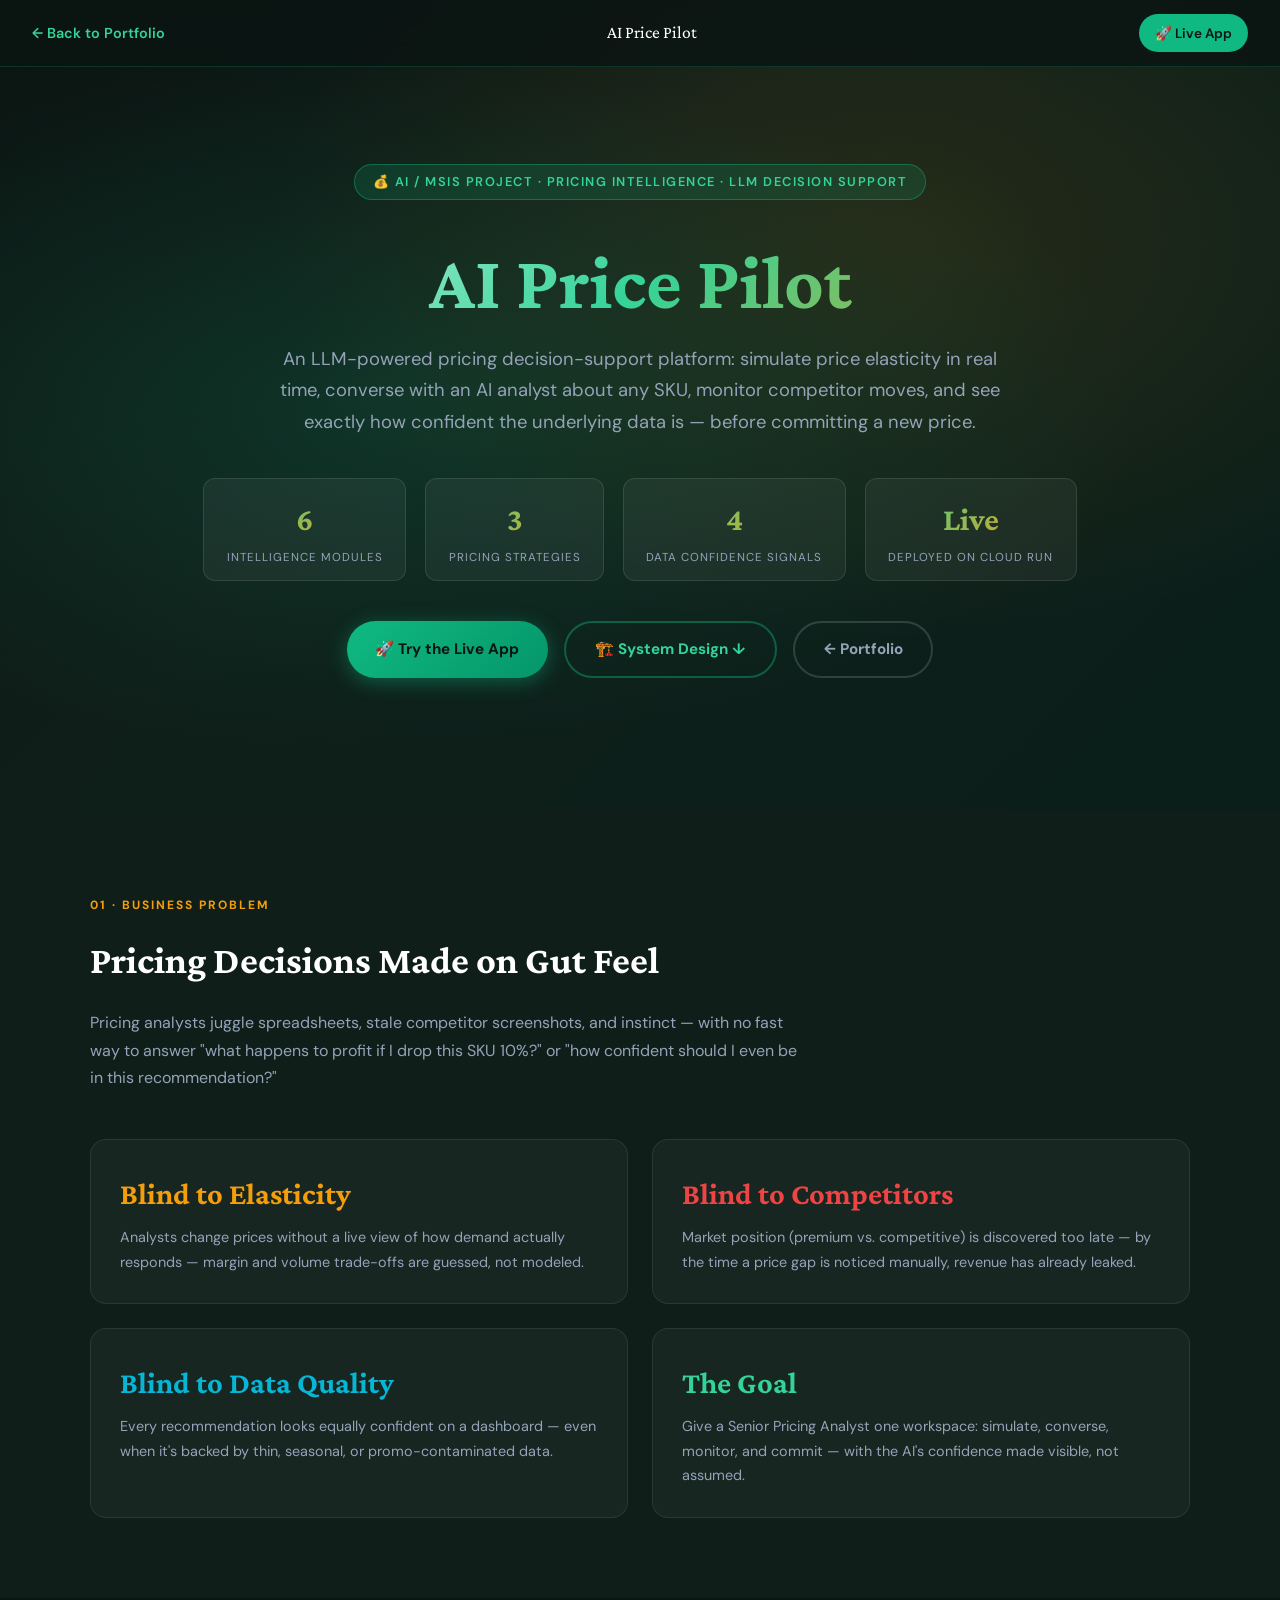
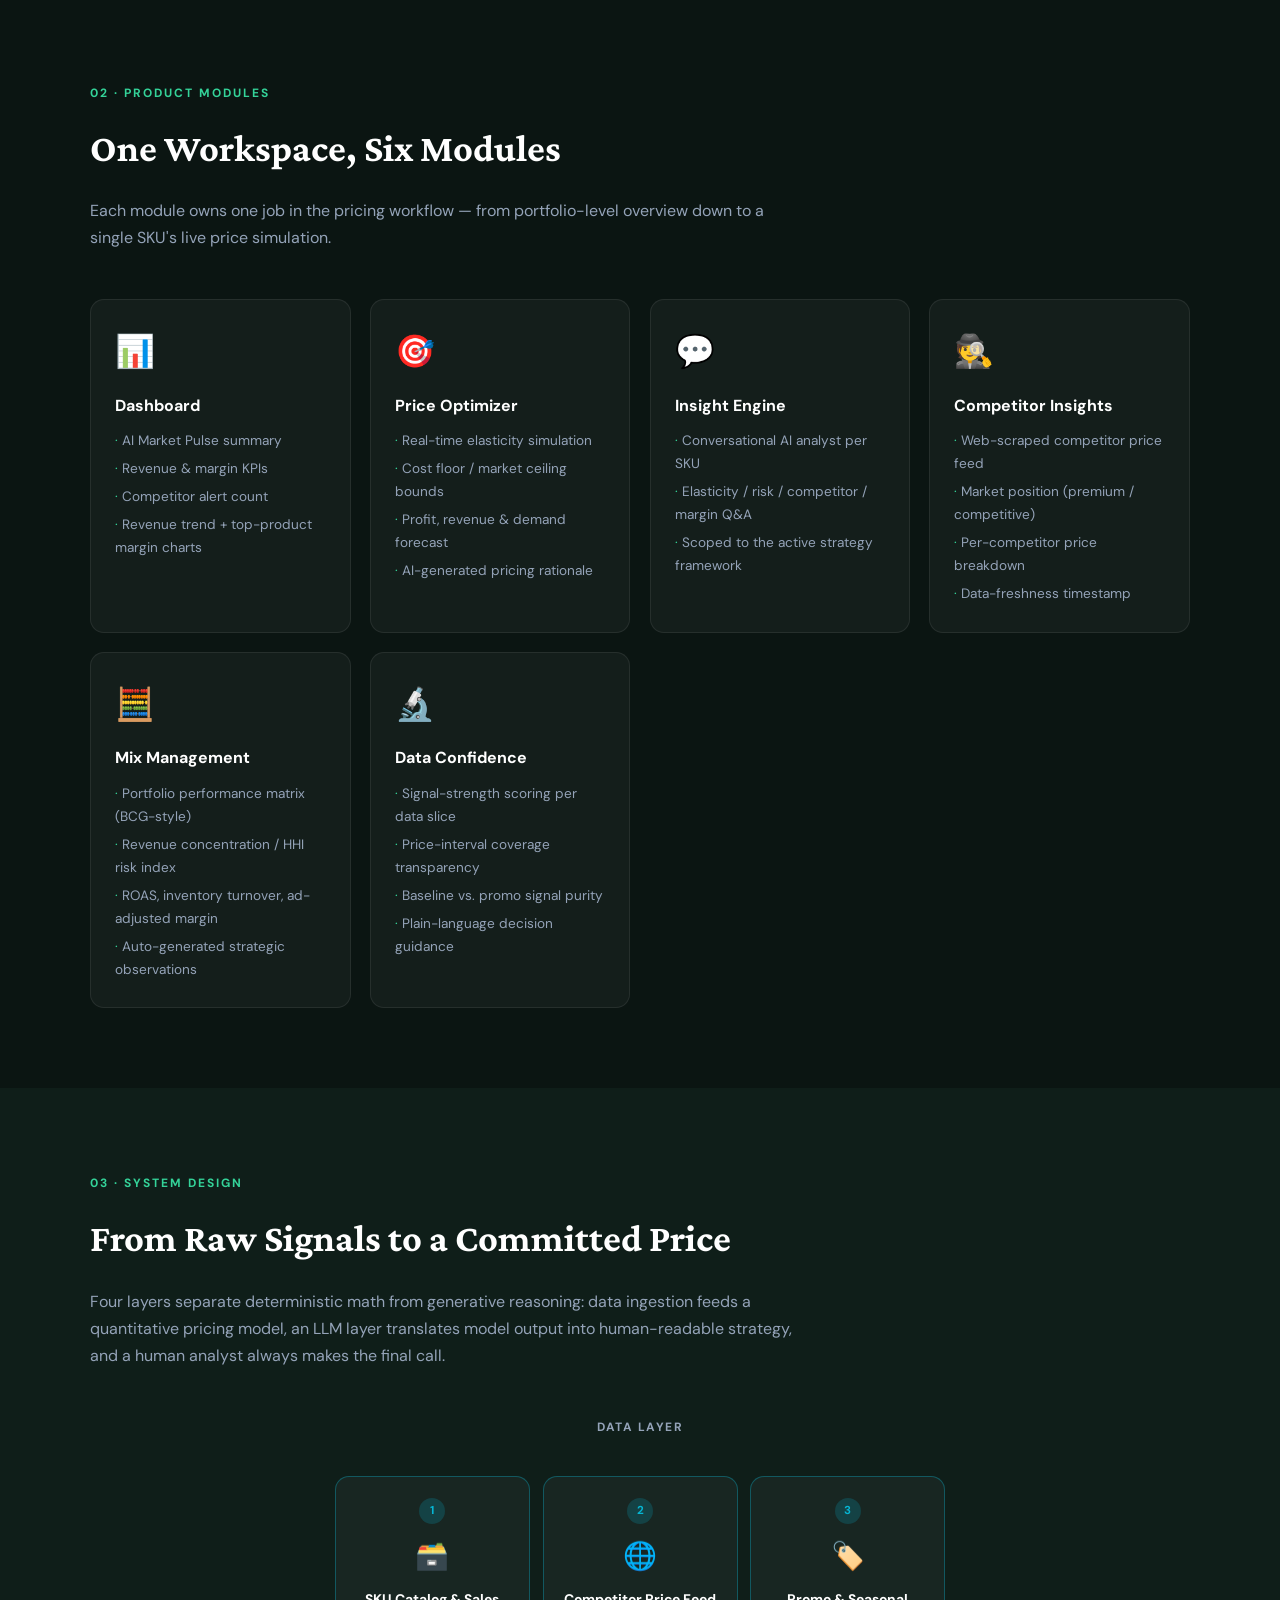
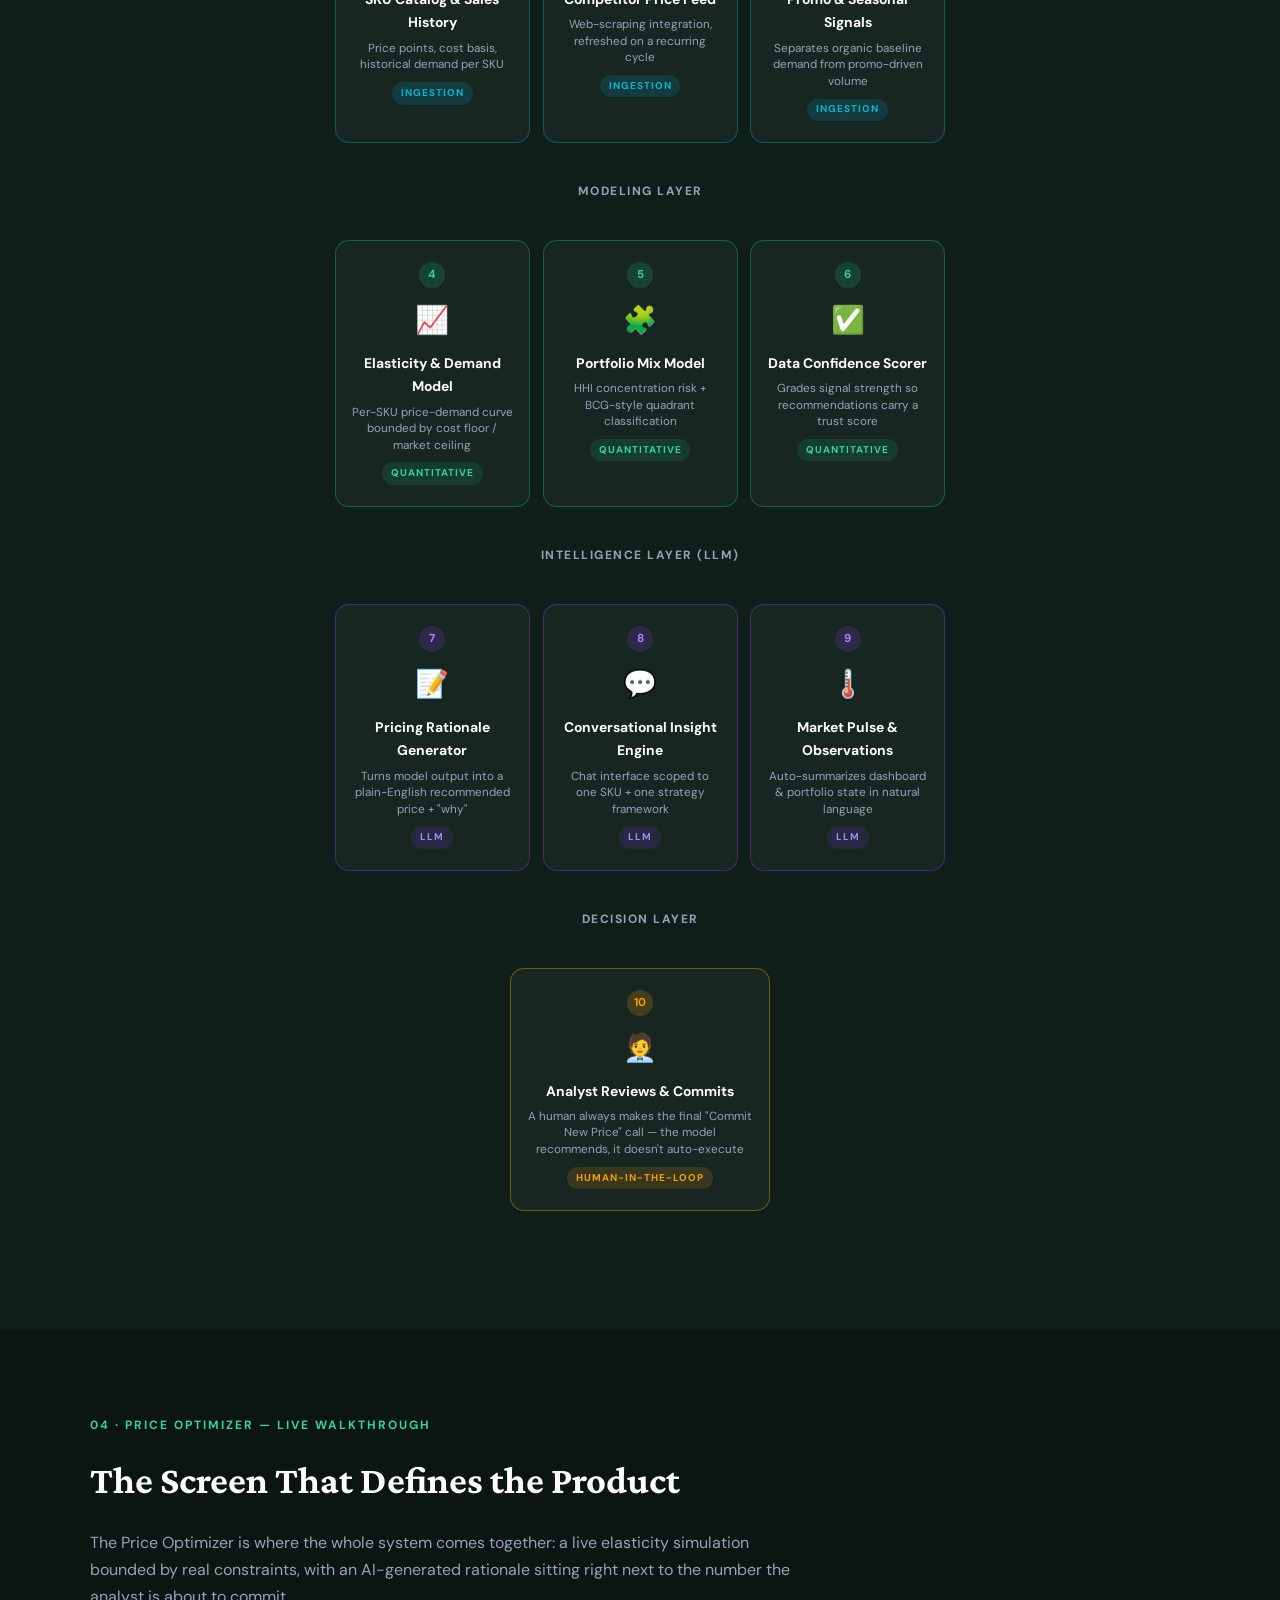
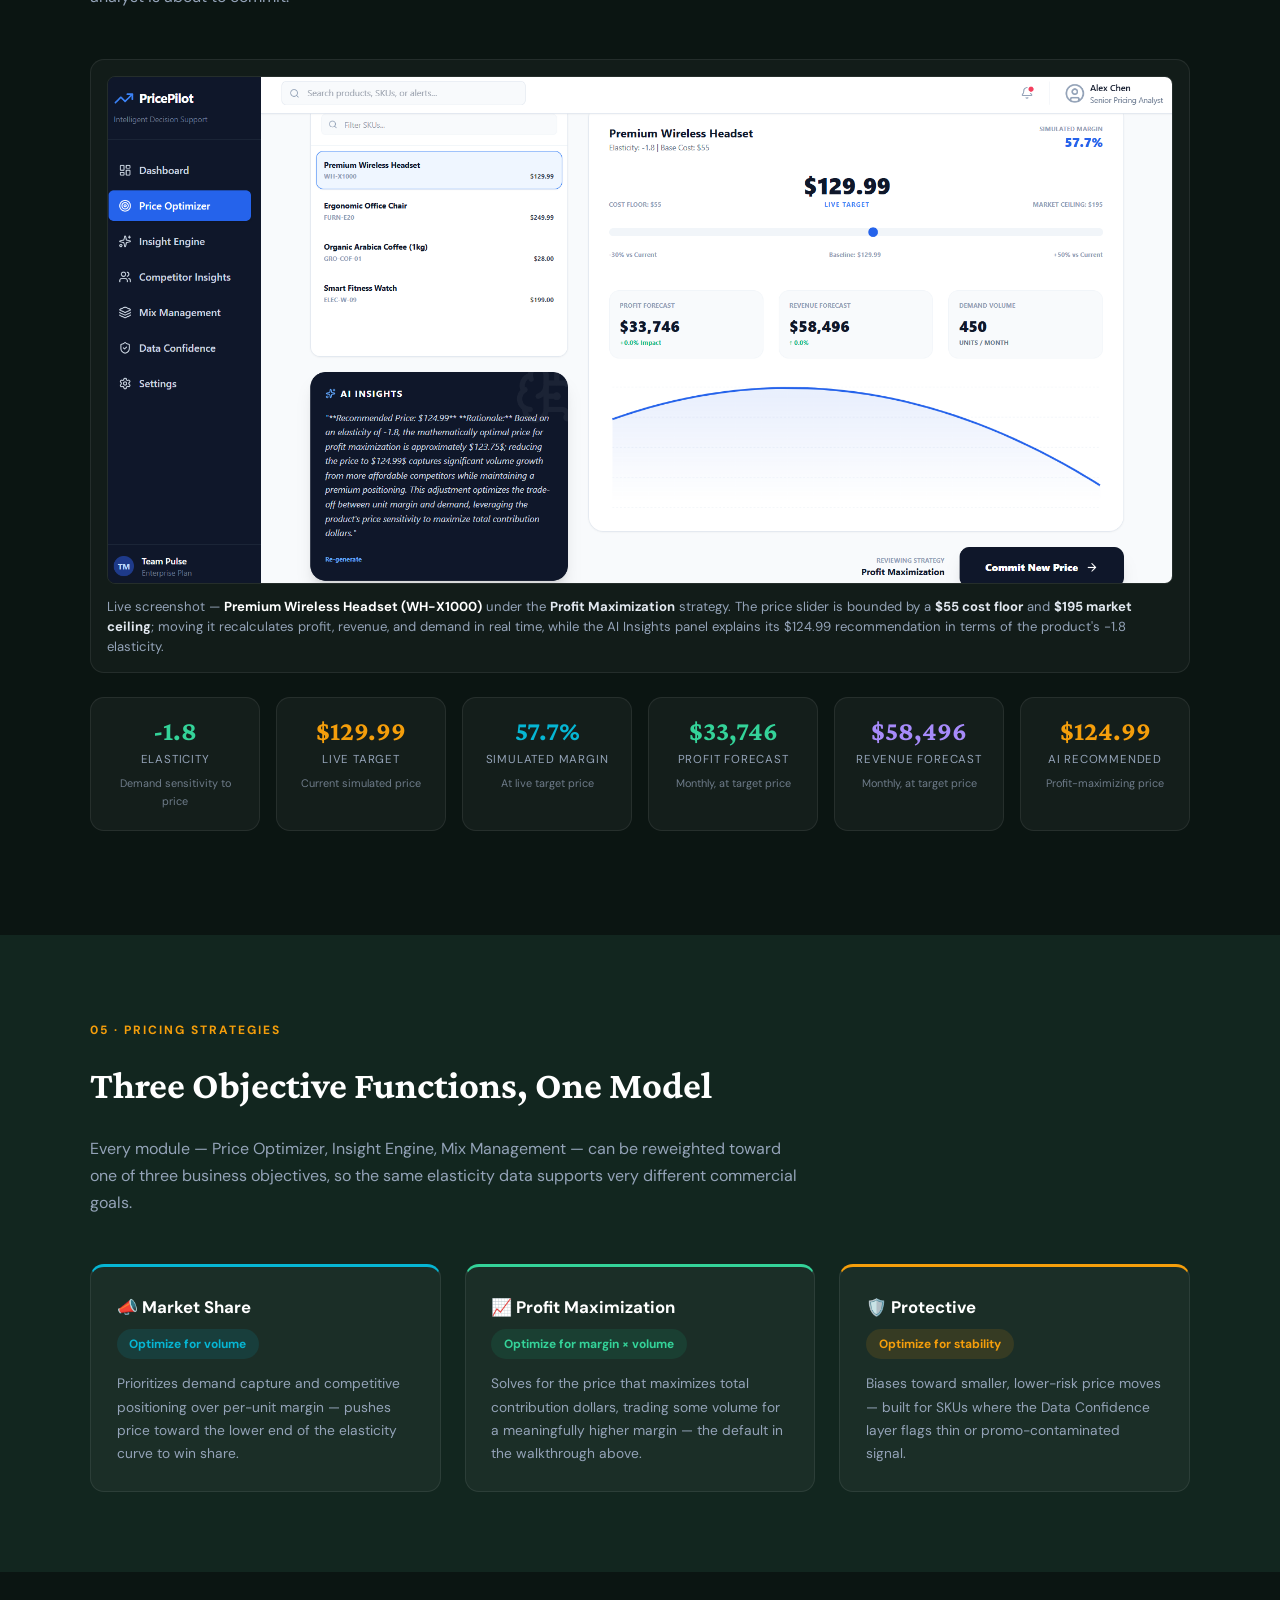
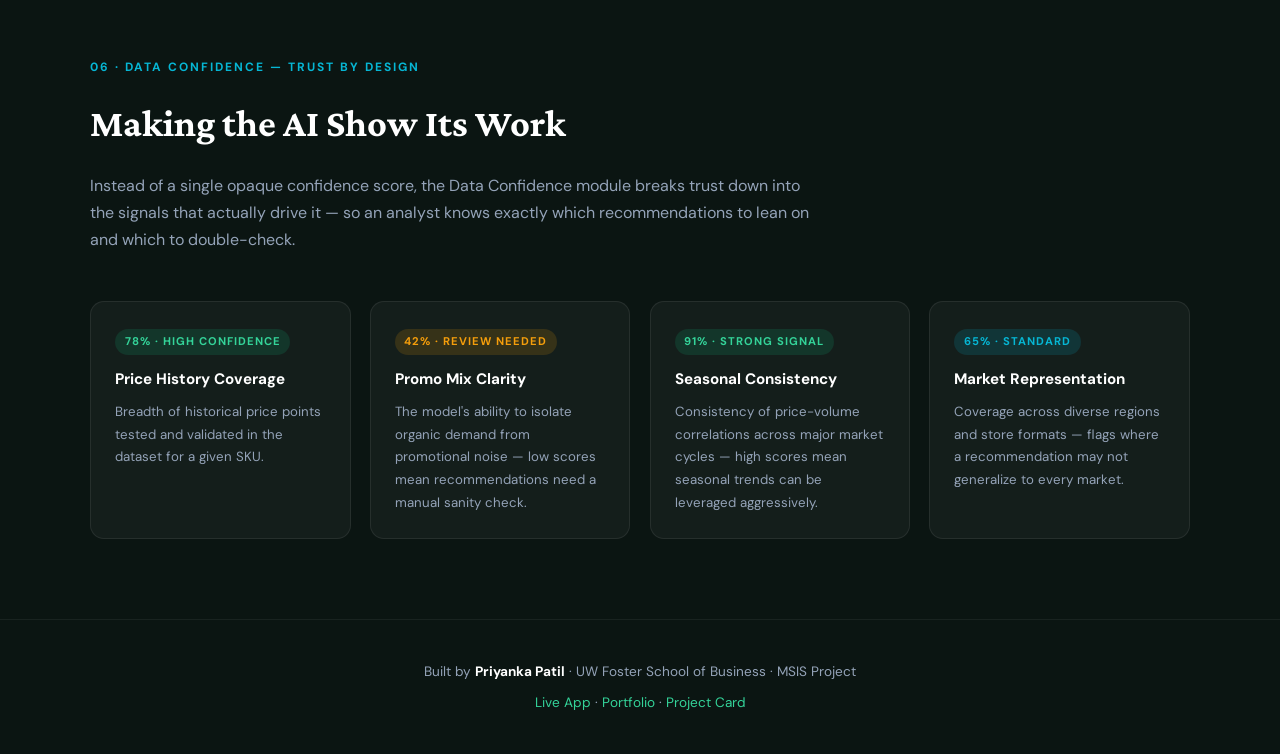
<file: ai-price-pilot.html>
<!DOCTYPE html>
<html lang="en">
<head>
    <meta charset="UTF-8">
    <meta name="viewport" content="width=device-width, initial-scale=1.0">
    <title>AI Price Pilot · Priyanka Patil</title>
    <meta name="description" content="AI Price Pilot — an LLM-powered pricing decision-support platform with elasticity simulation, competitor monitoring, portfolio mix analysis, and data-confidence scoring.">
    <link rel="preconnect" href="https://fonts.googleapis.com">
    <link rel="preconnect" href="https://fonts.gstatic.com" crossorigin>
    <link href="https://fonts.googleapis.com/css2?family=Crimson+Pro:wght@400;600;700&family=DM+Sans:wght@400;500;700&display=swap" rel="stylesheet">
    <style>
        *, *::before, *::after { margin: 0; padding: 0; box-sizing: border-box; }

        :root {
            --green:    #10B981;
            --green-light: #34D399;
            --gold:     #F59E0B;
            --cyan:     #06B6D4;
            --purple-light: #A78BFA;
            --pink:     #EC4899;
            --red:      #EF4444;
            --dark:     #0B1512;
            --dark2:    #0F1E19;
            --dark3:    #12261F;
            --text:     #E2E8F0;
            --muted:    #94A3B8;
            --font-display: 'Crimson Pro', serif;
            --font-body: 'DM Sans', sans-serif;
        }

        html { scroll-behavior: smooth; }

        body {
            font-family: var(--font-body);
            background: var(--dark);
            color: var(--text);
            line-height: 1.7;
        }

        /* ── NAV ── */
        nav {
            position: fixed; top: 0; width: 100%; z-index: 100;
            background: rgba(11,21,18,.85);
            backdrop-filter: blur(12px);
            border-bottom: 1px solid rgba(16,185,129,.2);
            padding: .9rem 2rem;
            display: flex; align-items: center; justify-content: space-between;
        }
        .nav-back {
            display: flex; align-items: center; gap: .5rem;
            color: var(--green-light); text-decoration: none;
            font-weight: 600; font-size: .9rem;
            transition: gap .2s;
        }
        .nav-back:hover { gap: .8rem; }
        .nav-title { font-family: var(--font-display); font-size: 1.1rem; color: white; }
        .nav-links-right { display: flex; gap: 1rem; }
        .nav-links-right a {
            padding: .45rem 1rem; border-radius: 50px; font-size: .85rem; font-weight: 600;
            text-decoration: none; transition: all .2s;
        }
        .btn-demo { background: var(--green); color: #0B1512; }
        .btn-demo:hover { background: var(--green-light); transform: translateY(-2px); }

        /* ── HERO ── */
        .hero {
            min-height: 90vh;
            background: linear-gradient(135deg, #0B1512 0%, #0F1E19 40%, #0a1f1a 100%);
            display: flex; align-items: center; justify-content: center;
            text-align: center; padding: 6rem 2rem 4rem;
            position: relative; overflow: hidden;
        }
        .hero::before {
            content: '';
            position: absolute; inset: 0;
            background: radial-gradient(ellipse at 30% 50%, rgba(16,185,129,.15) 0%, transparent 60%),
                        radial-gradient(ellipse at 70% 30%, rgba(245,158,11,.1) 0%, transparent 50%);
        }
        .hero-badge {
            display: inline-flex; align-items: center; gap: .5rem;
            background: rgba(16,185,129,.15); border: 1px solid rgba(16,185,129,.4);
            border-radius: 50px; padding: .4rem 1.1rem;
            font-size: .8rem; font-weight: 600; color: var(--green-light);
            text-transform: uppercase; letter-spacing: 1.5px;
            margin-bottom: 1.5rem;
        }
        .hero h1 {
            font-family: var(--font-display);
            font-size: clamp(2.8rem, 6vw, 5rem);
            font-weight: 700; line-height: 1.1;
            background: linear-gradient(135deg, #fff 0%, var(--green-light) 50%, var(--gold) 100%);
            -webkit-background-clip: text; -webkit-text-fill-color: transparent;
            background-clip: text;
            margin-bottom: 1.2rem;
        }
        .hero-sub {
            font-size: 1.15rem; color: var(--muted); max-width: 720px; margin: 0 auto 2.5rem;
        }
        .hero-metrics {
            display: flex; flex-wrap: wrap; justify-content: center; gap: 1.2rem;
            margin-bottom: 2.5rem;
        }
        .hero-metric {
            background: rgba(255,255,255,.05); border: 1px solid rgba(255,255,255,.1);
            border-radius: 12px; padding: .8rem 1.4rem; text-align: center;
        }
        .hero-metric .val {
            font-family: var(--font-display); font-size: 2rem; font-weight: 700;
            background: linear-gradient(135deg, var(--green-light), var(--gold));
            -webkit-background-clip: text; -webkit-text-fill-color: transparent;
            background-clip: text;
        }
        .hero-metric .lbl { font-size: .72rem; color: var(--muted); text-transform: uppercase; letter-spacing: 1px; margin-top: .1rem; }
        .hero-cta { display: flex; gap: 1rem; justify-content: center; flex-wrap: wrap; }
        .hero-cta a {
            display: inline-flex; align-items: center; gap: .6rem;
            padding: .85rem 1.8rem; border-radius: 50px; font-weight: 700;
            text-decoration: none; font-size: .95rem; transition: all .25s;
        }
        .cta-primary { background: linear-gradient(135deg, var(--green), #059669); color: #0B1512; box-shadow: 0 4px 20px rgba(16,185,129,.4); }
        .cta-primary:hover { transform: translateY(-3px); box-shadow: 0 8px 30px rgba(16,185,129,.6); }
        .cta-secondary { border: 2px solid rgba(16,185,129,.4); color: var(--green-light); }
        .cta-secondary:hover { background: rgba(16,185,129,.1); transform: translateY(-3px); }
        .cta-back { border: 2px solid rgba(255,255,255,.15); color: var(--muted); }
        .cta-back:hover { background: rgba(255,255,255,.05); transform: translateY(-3px); }

        /* ── SECTION ── */
        section { padding: 5rem 2rem; }
        .container { max-width: 1100px; margin: 0 auto; }
        .section-label {
            display: inline-flex; align-items: center; gap: .5rem;
            font-size: .75rem; font-weight: 700; text-transform: uppercase; letter-spacing: 2px;
            margin-bottom: .8rem;
        }
        .section-title {
            font-family: var(--font-display); font-size: clamp(1.8rem, 3vw, 2.6rem);
            font-weight: 700; color: white; margin-bottom: 1rem;
        }
        .section-desc { color: var(--muted); max-width: 720px; margin-bottom: 3rem; }

        .bg-alt { background: var(--dark2); }
        .bg-alt2 { background: var(--dark3); }

        /* ── PROBLEM ── */
        .problem-grid { display: grid; grid-template-columns: 1fr 1fr; gap: 1.5rem; }
        .problem-card {
            background: rgba(255,255,255,.04); border: 1px solid rgba(255,255,255,.08);
            border-radius: 16px; padding: 1.8rem;
        }
        .problem-card .cost {
            font-family: var(--font-display); font-size: 1.9rem; font-weight: 700; margin-bottom: .3rem;
        }
        .problem-card p { color: var(--muted); font-size: .9rem; }

        /* ── MODULE GRID ── */
        .stack-grid { display: grid; grid-template-columns: repeat(auto-fit, minmax(220px, 1fr)); gap: 1.2rem; }
        .stack-card {
            background: rgba(255,255,255,.04); border: 1px solid rgba(255,255,255,.08);
            border-radius: 14px; padding: 1.5rem;
            transition: transform .2s, border-color .2s;
        }
        .stack-card:hover { transform: translateY(-4px); border-color: rgba(16,185,129,.4); }
        .stack-icon { font-size: 2rem; margin-bottom: .8rem; }
        .stack-title { font-weight: 700; color: white; margin-bottom: .5rem; }
        .stack-items { list-style: none; }
        .stack-items li { color: var(--muted); font-size: .85rem; padding: .15rem 0; }
        .stack-items li::before { content: '· '; color: var(--green-light); }

        /* ── PIPELINE ── */
        .pipeline {
            display: flex; flex-wrap: wrap; gap: 0; justify-content: center;
            position: relative; margin: 2rem 0;
        }
        .agent {
            flex: 1; min-width: 155px; max-width: 195px;
            background: rgba(255,255,255,.04); border: 1px solid rgba(255,255,255,.1);
            border-radius: 14px; padding: 1.3rem 1rem; text-align: center;
            position: relative; margin: .4rem;
            transition: transform .2s, border-color .2s;
        }
        .agent:hover { transform: translateY(-4px); }
        .agent-num {
            width: 26px; height: 26px; border-radius: 50%;
            display: flex; align-items: center; justify-content: center;
            font-size: .72rem; font-weight: 700;
            margin: 0 auto .6rem;
        }
        .agent-icon { font-size: 1.7rem; margin-bottom: .5rem; }
        .agent-name { font-weight: 700; font-size: .87rem; color: white; margin-bottom: .3rem; }
        .agent-desc { font-size: .73rem; color: var(--muted); line-height: 1.4; }
        .agent-type {
            font-size: .62rem; font-weight: 700; text-transform: uppercase; letter-spacing: 1px;
            margin-top: .6rem; padding: .18rem .55rem; border-radius: 50px;
            display: inline-block;
        }
        .type-data { background: rgba(6,182,212,.15); color: var(--cyan); }
        .type-model { background: rgba(16,185,129,.15); color: var(--green-light); }
        .type-ai { background: rgba(124,58,237,.15); color: var(--purple-light); }
        .type-human { background: rgba(245,158,11,.15); color: var(--gold); }

        .pipeline-arrow {
            display: flex; align-items: center; color: var(--muted); font-size: 1.3rem;
            padding: 0 .15rem; align-self: center;
        }
        .pipeline-row-label {
            text-align: center; font-size: .75rem; font-weight: 700; text-transform: uppercase;
            letter-spacing: 1.5px; color: var(--muted); margin: 1.8rem 0 .3rem;
        }

        /* ── FIGURE ── */
        .figure {
            margin: 1.5rem 0; background: rgba(255,255,255,.03); border: 1px solid rgba(255,255,255,.08);
            border-radius: 14px; padding: 1rem; text-align: center;
        }
        .figure img {
            width: 100%; max-width: 100%; border-radius: 8px; display: block; margin: 0 auto;
            border: 1px solid rgba(255,255,255,.08);
        }
        .figure figcaption {
            color: var(--muted); font-size: .82rem; margin-top: .8rem; line-height: 1.5; text-align: left;
        }
        .figure figcaption strong { color: var(--text); }

        /* ── METRICS ── */
        .metrics-grid { display: grid; grid-template-columns: repeat(auto-fit, minmax(150px, 1fr)); gap: 1rem; margin-bottom: 1.5rem; }
        .metric-card {
            background: rgba(255,255,255,.04); border: 1px solid rgba(255,255,255,.08);
            border-radius: 14px; padding: 1.2rem; text-align: center;
            transition: transform .2s;
        }
        .metric-card:hover { transform: translateY(-3px); }
        .metric-val {
            font-family: var(--font-display); font-size: 1.7rem; font-weight: 700; line-height: 1;
            margin-bottom: .3rem;
        }
        .metric-lbl { font-size: .72rem; color: var(--muted); text-transform: uppercase; letter-spacing: .8px; }
        .metric-sub { font-size: .68rem; color: var(--muted); margin-top: .3rem; opacity: .7; }

        /* ── STRATEGY / DECISION CARDS ── */
        .decisions { display: grid; grid-template-columns: repeat(auto-fit, minmax(260px, 1fr)); gap: 1.5rem; }
        .decision-card {
            background: rgba(255,255,255,.04); border: 1px solid rgba(255,255,255,.08);
            border-radius: 14px; padding: 1.6rem; border-top: 3px solid;
        }
        .decision-card h3 { color: white; font-weight: 700; margin-bottom: .5rem; font-size: 1.05rem; }
        .decision-card .chosen {
            display: inline-flex; align-items: center; gap: .4rem;
            border-radius: 50px; padding: .3rem .8rem; font-size: .75rem; font-weight: 700;
            margin-bottom: .8rem;
        }
        .decision-card p { color: var(--muted); font-size: .86rem; }

        /* ── ETHICAL / TRUST ── */
        .ethical-grid { display: grid; grid-template-columns: repeat(auto-fit, minmax(240px, 1fr)); gap: 1.2rem; }
        .ethical-card {
            border-radius: 14px; padding: 1.5rem;
            background: rgba(255,255,255,.04); border: 1px solid rgba(255,255,255,.08);
        }
        .ethical-card .risk-label {
            font-size: .7rem; font-weight: 700; text-transform: uppercase; letter-spacing: 1px;
            padding: .2rem .6rem; border-radius: 50px; margin-bottom: .8rem; display: inline-block;
        }
        .ethical-card h3 { color: white; font-weight: 700; margin-bottom: .5rem; font-size: .95rem; }
        .ethical-card p { color: var(--muted); font-size: .83rem; }

        /* ── FOOTER ── */
        footer {
            background: var(--dark); border-top: 1px solid rgba(255,255,255,.06);
            padding: 2.5rem 2rem; text-align: center;
        }
        footer a { color: var(--green-light); text-decoration: none; }
        footer p { color: var(--muted); font-size: .85rem; }

        /* ── RESPONSIVE ── */
        @media (max-width: 700px) {
            .problem-grid { grid-template-columns: 1fr; }
            .pipeline { flex-direction: column; align-items: center; }
            .pipeline-arrow { transform: rotate(90deg); }
        }
    </style>
</head>
<body>

<!-- NAV -->
<nav>
    <a href="index.html" class="nav-back">← Back to Portfolio</a>
    <span class="nav-title">AI Price Pilot</span>
    <div class="nav-links-right">
        <a href="https://copy-of-pricepilot-800700491584.us-east1.run.app/" target="_blank" class="btn-demo">🚀 Live App</a>
    </div>
</nav>

<!-- HERO -->
<section class="hero">
    <div style="position:relative;z-index:1;width:100%">
        <div style="display:flex;justify-content:center;margin-bottom:1rem;">
            <span class="hero-badge">💰 AI / MSIS Project · Pricing Intelligence · LLM Decision Support</span>
        </div>
        <h1>AI Price Pilot</h1>
        <p class="hero-sub">An LLM-powered pricing decision-support platform: simulate price elasticity in real time, converse with an AI analyst about any SKU, monitor competitor moves, and see exactly how confident the underlying data is — before committing a new price.</p>

        <div class="hero-metrics">
            <div class="hero-metric">
                <div class="val">6</div>
                <div class="lbl">Intelligence Modules</div>
            </div>
            <div class="hero-metric">
                <div class="val">3</div>
                <div class="lbl">Pricing Strategies</div>
            </div>
            <div class="hero-metric">
                <div class="val">4</div>
                <div class="lbl">Data Confidence Signals</div>
            </div>
            <div class="hero-metric">
                <div class="val">Live</div>
                <div class="lbl">Deployed on Cloud Run</div>
            </div>
        </div>

        <div class="hero-cta">
            <a href="https://copy-of-pricepilot-800700491584.us-east1.run.app/" target="_blank" class="cta-primary">🚀 Try the Live App</a>
            <a href="#architecture" class="cta-secondary">🏗️ System Design ↓</a>
            <a href="index.html" class="cta-back">← Portfolio</a>
        </div>
    </div>
</section>

<!-- BUSINESS PROBLEM -->
<section class="bg-alt">
    <div class="container">
        <div class="section-label" style="color:var(--gold)">01 · Business Problem</div>
        <h2 class="section-title">Pricing Decisions Made on Gut Feel</h2>
        <p class="section-desc">Pricing analysts juggle spreadsheets, stale competitor screenshots, and instinct — with no fast way to answer "what happens to profit if I drop this SKU 10%?" or "how confident should I even be in this recommendation?"</p>

        <div class="problem-grid">
            <div class="problem-card">
                <div class="cost" style="color:var(--gold)">Blind to Elasticity</div>
                <p>Analysts change prices without a live view of how demand actually responds — margin and volume trade-offs are guessed, not modeled.</p>
            </div>
            <div class="problem-card">
                <div class="cost" style="color:var(--red)">Blind to Competitors</div>
                <p>Market position (premium vs. competitive) is discovered too late — by the time a price gap is noticed manually, revenue has already leaked.</p>
            </div>
            <div class="problem-card">
                <div class="cost" style="color:var(--cyan)">Blind to Data Quality</div>
                <p>Every recommendation looks equally confident on a dashboard — even when it's backed by thin, seasonal, or promo-contaminated data.</p>
            </div>
            <div class="problem-card">
                <div class="cost" style="color:var(--green-light)">The Goal</div>
                <p>Give a Senior Pricing Analyst one workspace: simulate, converse, monitor, and commit — with the AI's confidence made visible, not assumed.</p>
            </div>
        </div>
    </div>
</section>

<!-- PRODUCT MODULES -->
<section>
    <div class="container">
        <div class="section-label" style="color:var(--green-light)">02 · Product Modules</div>
        <h2 class="section-title">One Workspace, Six Modules</h2>
        <p class="section-desc">Each module owns one job in the pricing workflow — from portfolio-level overview down to a single SKU's live price simulation.</p>
        <div class="stack-grid">
            <div class="stack-card">
                <div class="stack-icon">📊</div>
                <div class="stack-title">Dashboard</div>
                <ul class="stack-items">
                    <li>AI Market Pulse summary</li>
                    <li>Revenue &amp; margin KPIs</li>
                    <li>Competitor alert count</li>
                    <li>Revenue trend + top-product margin charts</li>
                </ul>
            </div>
            <div class="stack-card">
                <div class="stack-icon">🎯</div>
                <div class="stack-title">Price Optimizer</div>
                <ul class="stack-items">
                    <li>Real-time elasticity simulation</li>
                    <li>Cost floor / market ceiling bounds</li>
                    <li>Profit, revenue &amp; demand forecast</li>
                    <li>AI-generated pricing rationale</li>
                </ul>
            </div>
            <div class="stack-card">
                <div class="stack-icon">💬</div>
                <div class="stack-title">Insight Engine</div>
                <ul class="stack-items">
                    <li>Conversational AI analyst per SKU</li>
                    <li>Elasticity / risk / competitor / margin Q&amp;A</li>
                    <li>Scoped to the active strategy framework</li>
                </ul>
            </div>
            <div class="stack-card">
                <div class="stack-icon">🕵️</div>
                <div class="stack-title">Competitor Insights</div>
                <ul class="stack-items">
                    <li>Web-scraped competitor price feed</li>
                    <li>Market position (premium / competitive)</li>
                    <li>Per-competitor price breakdown</li>
                    <li>Data-freshness timestamp</li>
                </ul>
            </div>
            <div class="stack-card">
                <div class="stack-icon">🧮</div>
                <div class="stack-title">Mix Management</div>
                <ul class="stack-items">
                    <li>Portfolio performance matrix (BCG-style)</li>
                    <li>Revenue concentration / HHI risk index</li>
                    <li>ROAS, inventory turnover, ad-adjusted margin</li>
                    <li>Auto-generated strategic observations</li>
                </ul>
            </div>
            <div class="stack-card">
                <div class="stack-icon">🔬</div>
                <div class="stack-title">Data Confidence</div>
                <ul class="stack-items">
                    <li>Signal-strength scoring per data slice</li>
                    <li>Price-interval coverage transparency</li>
                    <li>Baseline vs. promo signal purity</li>
                    <li>Plain-language decision guidance</li>
                </ul>
            </div>
        </div>
    </div>
</section>

<!-- SYSTEM DESIGN -->
<section class="bg-alt" id="architecture">
    <div class="container">
        <div class="section-label" style="color:var(--green-light)">03 · System Design</div>
        <h2 class="section-title">From Raw Signals to a Committed Price</h2>
        <p class="section-desc">Four layers separate deterministic math from generative reasoning: data ingestion feeds a quantitative pricing model, an LLM layer translates model output into human-readable strategy, and a human analyst always makes the final call.</p>

        <div class="pipeline-row-label">Data Layer</div>
        <div class="pipeline">
            <div class="agent" style="border-color:rgba(6,182,212,.35)">
                <div class="agent-num" style="background:rgba(6,182,212,.2);color:var(--cyan)">1</div>
                <div class="agent-icon">🗃️</div>
                <div class="agent-name">SKU Catalog &amp; Sales History</div>
                <div class="agent-desc">Price points, cost basis, historical demand per SKU</div>
                <span class="agent-type type-data">Ingestion</span>
            </div>
            <div class="agent" style="border-color:rgba(6,182,212,.35)">
                <div class="agent-num" style="background:rgba(6,182,212,.2);color:var(--cyan)">2</div>
                <div class="agent-icon">🌐</div>
                <div class="agent-name">Competitor Price Feed</div>
                <div class="agent-desc">Web-scraping integration, refreshed on a recurring cycle</div>
                <span class="agent-type type-data">Ingestion</span>
            </div>
            <div class="agent" style="border-color:rgba(6,182,212,.35)">
                <div class="agent-num" style="background:rgba(6,182,212,.2);color:var(--cyan)">3</div>
                <div class="agent-icon">🏷️</div>
                <div class="agent-name">Promo &amp; Seasonal Signals</div>
                <div class="agent-desc">Separates organic baseline demand from promo-driven volume</div>
                <span class="agent-type type-data">Ingestion</span>
            </div>
        </div>

        <div class="pipeline-row-label">Modeling Layer</div>
        <div class="pipeline">
            <div class="agent" style="border-color:rgba(16,185,129,.4)">
                <div class="agent-num" style="background:rgba(16,185,129,.2);color:var(--green-light)">4</div>
                <div class="agent-icon">📈</div>
                <div class="agent-name">Elasticity &amp; Demand Model</div>
                <div class="agent-desc">Per-SKU price-demand curve bounded by cost floor / market ceiling</div>
                <span class="agent-type type-model">Quantitative</span>
            </div>
            <div class="agent" style="border-color:rgba(16,185,129,.4)">
                <div class="agent-num" style="background:rgba(16,185,129,.2);color:var(--green-light)">5</div>
                <div class="agent-icon">🧩</div>
                <div class="agent-name">Portfolio Mix Model</div>
                <div class="agent-desc">HHI concentration risk + BCG-style quadrant classification</div>
                <span class="agent-type type-model">Quantitative</span>
            </div>
            <div class="agent" style="border-color:rgba(16,185,129,.4)">
                <div class="agent-num" style="background:rgba(16,185,129,.2);color:var(--green-light)">6</div>
                <div class="agent-icon">✅</div>
                <div class="agent-name">Data Confidence Scorer</div>
                <div class="agent-desc">Grades signal strength so recommendations carry a trust score</div>
                <span class="agent-type type-model">Quantitative</span>
            </div>
        </div>

        <div class="pipeline-row-label">Intelligence Layer (LLM)</div>
        <div class="pipeline">
            <div class="agent" style="border-color:rgba(124,58,237,.4)">
                <div class="agent-num" style="background:rgba(124,58,237,.2);color:var(--purple-light)">7</div>
                <div class="agent-icon">📝</div>
                <div class="agent-name">Pricing Rationale Generator</div>
                <div class="agent-desc">Turns model output into a plain-English recommended price + "why"</div>
                <span class="agent-type type-ai">LLM</span>
            </div>
            <div class="agent" style="border-color:rgba(124,58,237,.4)">
                <div class="agent-num" style="background:rgba(124,58,237,.2);color:var(--purple-light)">8</div>
                <div class="agent-icon">💬</div>
                <div class="agent-name">Conversational Insight Engine</div>
                <div class="agent-desc">Chat interface scoped to one SKU + one strategy framework</div>
                <span class="agent-type type-ai">LLM</span>
            </div>
            <div class="agent" style="border-color:rgba(124,58,237,.4)">
                <div class="agent-num" style="background:rgba(124,58,237,.2);color:var(--purple-light)">9</div>
                <div class="agent-icon">🌡️</div>
                <div class="agent-name">Market Pulse &amp; Observations</div>
                <div class="agent-desc">Auto-summarizes dashboard &amp; portfolio state in natural language</div>
                <span class="agent-type type-ai">LLM</span>
            </div>
        </div>

        <div class="pipeline-row-label">Decision Layer</div>
        <div class="pipeline">
            <div class="agent" style="max-width:260px;border-color:rgba(245,158,11,.4)">
                <div class="agent-num" style="background:rgba(245,158,11,.2);color:var(--gold)">10</div>
                <div class="agent-icon">🧑‍💼</div>
                <div class="agent-name">Analyst Reviews &amp; Commits</div>
                <div class="agent-desc">A human always makes the final "Commit New Price" call — the model recommends, it doesn't auto-execute</div>
                <span class="agent-type type-human">Human-in-the-Loop</span>
            </div>
        </div>
    </div>
</section>

<!-- PRICE OPTIMIZER DEEP DIVE -->
<section>
    <div class="container">
        <div class="section-label" style="color:var(--green-light)">04 · Price Optimizer — Live Walkthrough</div>
        <h2 class="section-title">The Screen That Defines the Product</h2>
        <p class="section-desc">The Price Optimizer is where the whole system comes together: a live elasticity simulation bounded by real constraints, with an AI-generated rationale sitting right next to the number the analyst is about to commit.</p>

        <div class="figure">
            <img src="images/AIPricePilot/price-optimizer.png" alt="AI Price Pilot Price Optimizer screen showing the Premium Wireless Headset priced at $129.99 with elasticity -1.8, profit and revenue forecasts, demand volume, and an AI-generated pricing rationale recommending $124.99">
            <figcaption>Live screenshot — <strong style="color:white">Premium Wireless Headset (WH-X1000)</strong> under the <strong>Profit Maximization</strong> strategy. The price slider is bounded by a <strong>$55 cost floor</strong> and <strong>$195 market ceiling</strong>; moving it recalculates profit, revenue, and demand in real time, while the AI Insights panel explains its $124.99 recommendation in terms of the product's -1.8 elasticity.</figcaption>
        </div>

        <div class="metrics-grid">
            <div class="metric-card"><div class="metric-val" style="color:var(--green-light)">-1.8</div><div class="metric-lbl">Elasticity</div><div class="metric-sub">Demand sensitivity to price</div></div>
            <div class="metric-card"><div class="metric-val" style="color:var(--gold)">$129.99</div><div class="metric-lbl">Live Target</div><div class="metric-sub">Current simulated price</div></div>
            <div class="metric-card"><div class="metric-val" style="color:var(--cyan)">57.7%</div><div class="metric-lbl">Simulated Margin</div><div class="metric-sub">At live target price</div></div>
            <div class="metric-card"><div class="metric-val" style="color:var(--green-light)">$33,746</div><div class="metric-lbl">Profit Forecast</div><div class="metric-sub">Monthly, at target price</div></div>
            <div class="metric-card"><div class="metric-val" style="color:var(--purple-light)">$58,496</div><div class="metric-lbl">Revenue Forecast</div><div class="metric-sub">Monthly, at target price</div></div>
            <div class="metric-card"><div class="metric-val" style="color:var(--gold)">$124.99</div><div class="metric-lbl">AI Recommended</div><div class="metric-sub">Profit-maximizing price</div></div>
        </div>
    </div>
</section>

<!-- PRICING STRATEGIES -->
<section class="bg-alt2">
    <div class="container">
        <div class="section-label" style="color:var(--gold)">05 · Pricing Strategies</div>
        <h2 class="section-title">Three Objective Functions, One Model</h2>
        <p class="section-desc">Every module — Price Optimizer, Insight Engine, Mix Management — can be reweighted toward one of three business objectives, so the same elasticity data supports very different commercial goals.</p>
        <div class="decisions">
            <div class="decision-card" style="border-top-color:var(--cyan)">
                <h3>📣 Market Share</h3>
                <div class="chosen" style="background:rgba(6,182,212,.12);color:var(--cyan)">Optimize for volume</div>
                <p>Prioritizes demand capture and competitive positioning over per-unit margin — pushes price toward the lower end of the elasticity curve to win share.</p>
            </div>
            <div class="decision-card" style="border-top-color:var(--green-light)">
                <h3>📈 Profit Maximization</h3>
                <div class="chosen" style="background:rgba(16,185,129,.12);color:var(--green-light)">Optimize for margin × volume</div>
                <p>Solves for the price that maximizes total contribution dollars, trading some volume for a meaningfully higher margin — the default in the walkthrough above.</p>
            </div>
            <div class="decision-card" style="border-top-color:var(--gold)">
                <h3>🛡️ Protective</h3>
                <div class="chosen" style="background:rgba(245,158,11,.12);color:var(--gold)">Optimize for stability</div>
                <p>Biases toward smaller, lower-risk price moves — built for SKUs where the Data Confidence layer flags thin or promo-contaminated signal.</p>
            </div>
        </div>
    </div>
</section>

<!-- DATA CONFIDENCE / RESPONSIBLE AI -->
<section>
    <div class="container">
        <div class="section-label" style="color:var(--cyan)">06 · Data Confidence — Trust by Design</div>
        <h2 class="section-title">Making the AI Show Its Work</h2>
        <p class="section-desc">Instead of a single opaque confidence score, the Data Confidence module breaks trust down into the signals that actually drive it — so an analyst knows exactly which recommendations to lean on and which to double-check.</p>
        <div class="ethical-grid">
            <div class="ethical-card">
                <span class="risk-label" style="background:rgba(16,185,129,.15);color:var(--green-light)">78% · High Confidence</span>
                <h3>Price History Coverage</h3>
                <p>Breadth of historical price points tested and validated in the dataset for a given SKU.</p>
            </div>
            <div class="ethical-card">
                <span class="risk-label" style="background:rgba(245,158,11,.15);color:var(--gold)">42% · Review Needed</span>
                <h3>Promo Mix Clarity</h3>
                <p>The model's ability to isolate organic demand from promotional noise — low scores mean recommendations need a manual sanity check.</p>
            </div>
            <div class="ethical-card">
                <span class="risk-label" style="background:rgba(16,185,129,.15);color:var(--green-light)">91% · Strong Signal</span>
                <h3>Seasonal Consistency</h3>
                <p>Consistency of price-volume correlations across major market cycles — high scores mean seasonal trends can be leveraged aggressively.</p>
            </div>
            <div class="ethical-card">
                <span class="risk-label" style="background:rgba(6,182,212,.15);color:var(--cyan)">65% · Standard</span>
                <h3>Market Representation</h3>
                <p>Coverage across diverse regions and store formats — flags where a recommendation may not generalize to every market.</p>
            </div>
        </div>
    </div>
</section>

<!-- FOOTER -->
<footer>
    <p style="margin-bottom:.5rem;">
        Built by <strong style="color:white">Priyanka Patil</strong> · UW Foster School of Business · MSIS Project
    </p>
    <p>
        <a href="https://copy-of-pricepilot-800700491584.us-east1.run.app/" target="_blank">Live App</a> ·
        <a href="index.html">Portfolio</a> ·
        <a href="index.html#ai-price-pilot">Project Card</a>
    </p>
</footer>

</body>
</html>
</file>
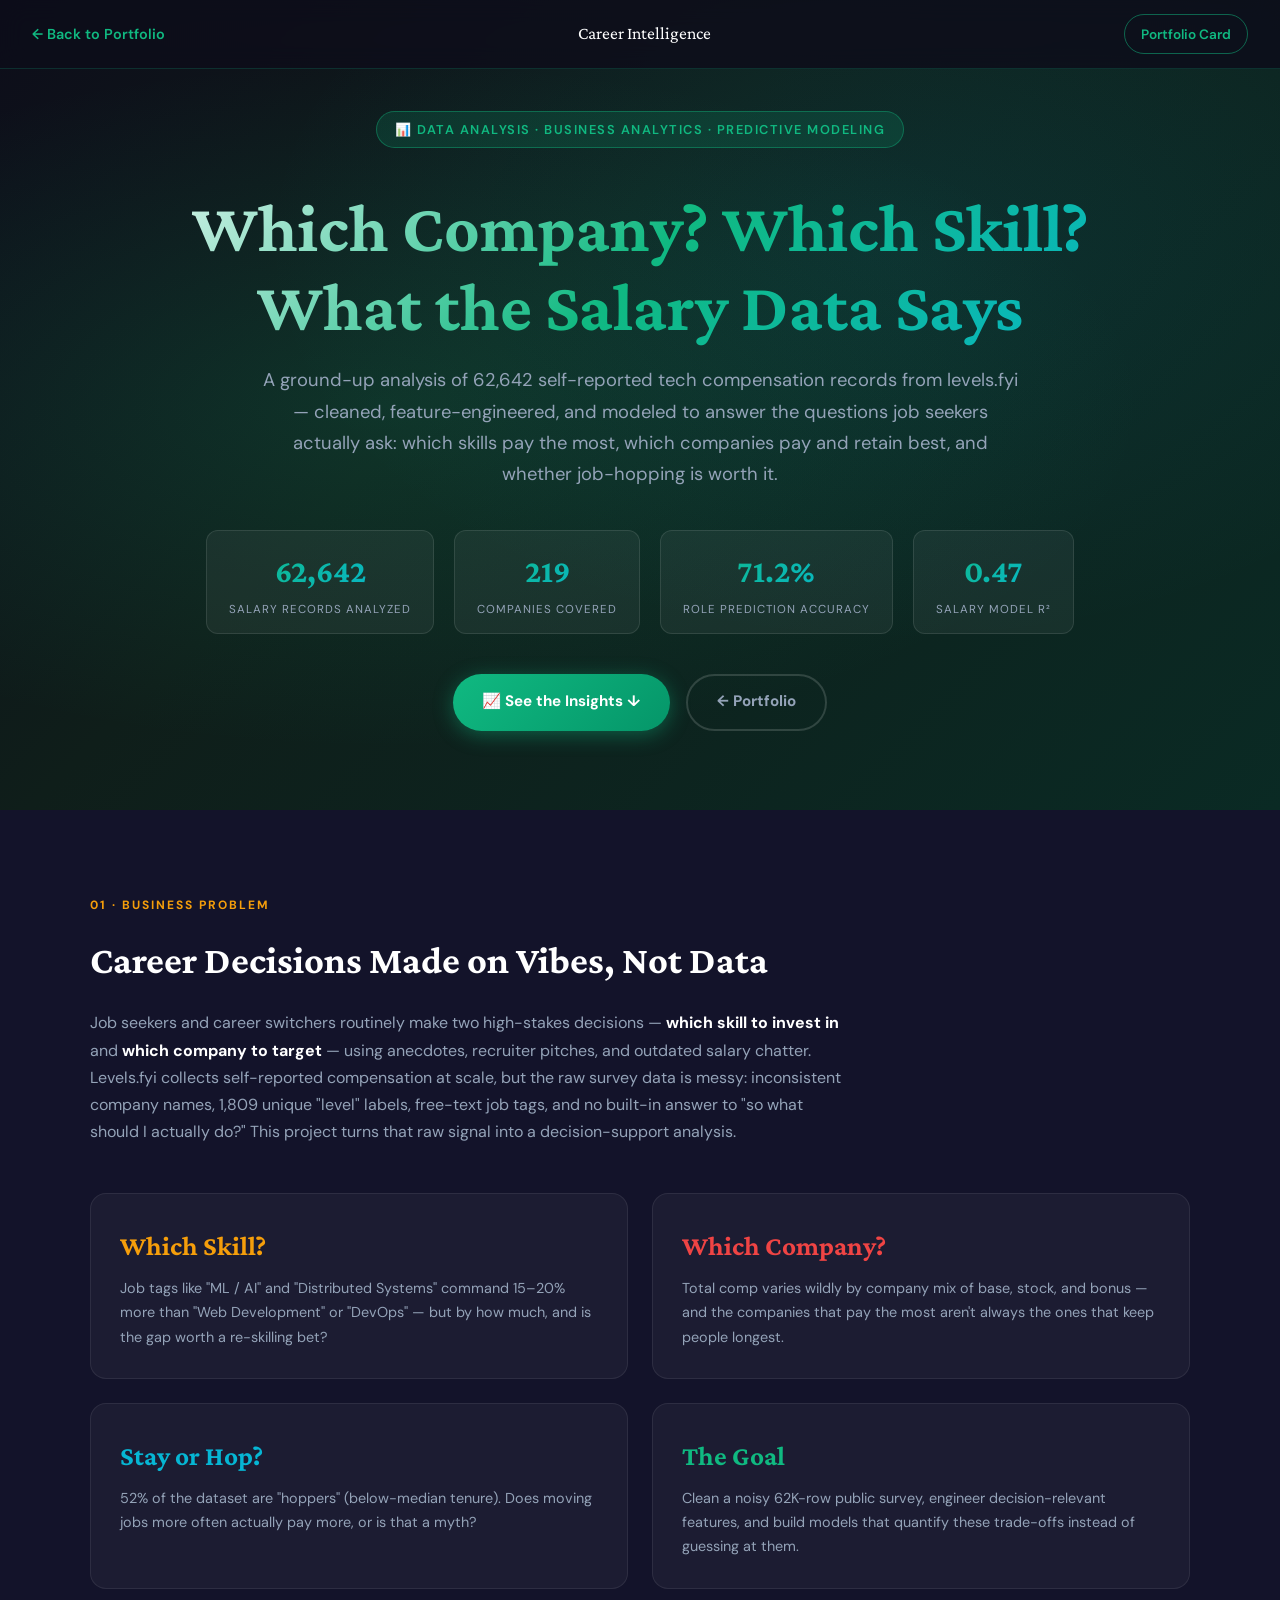
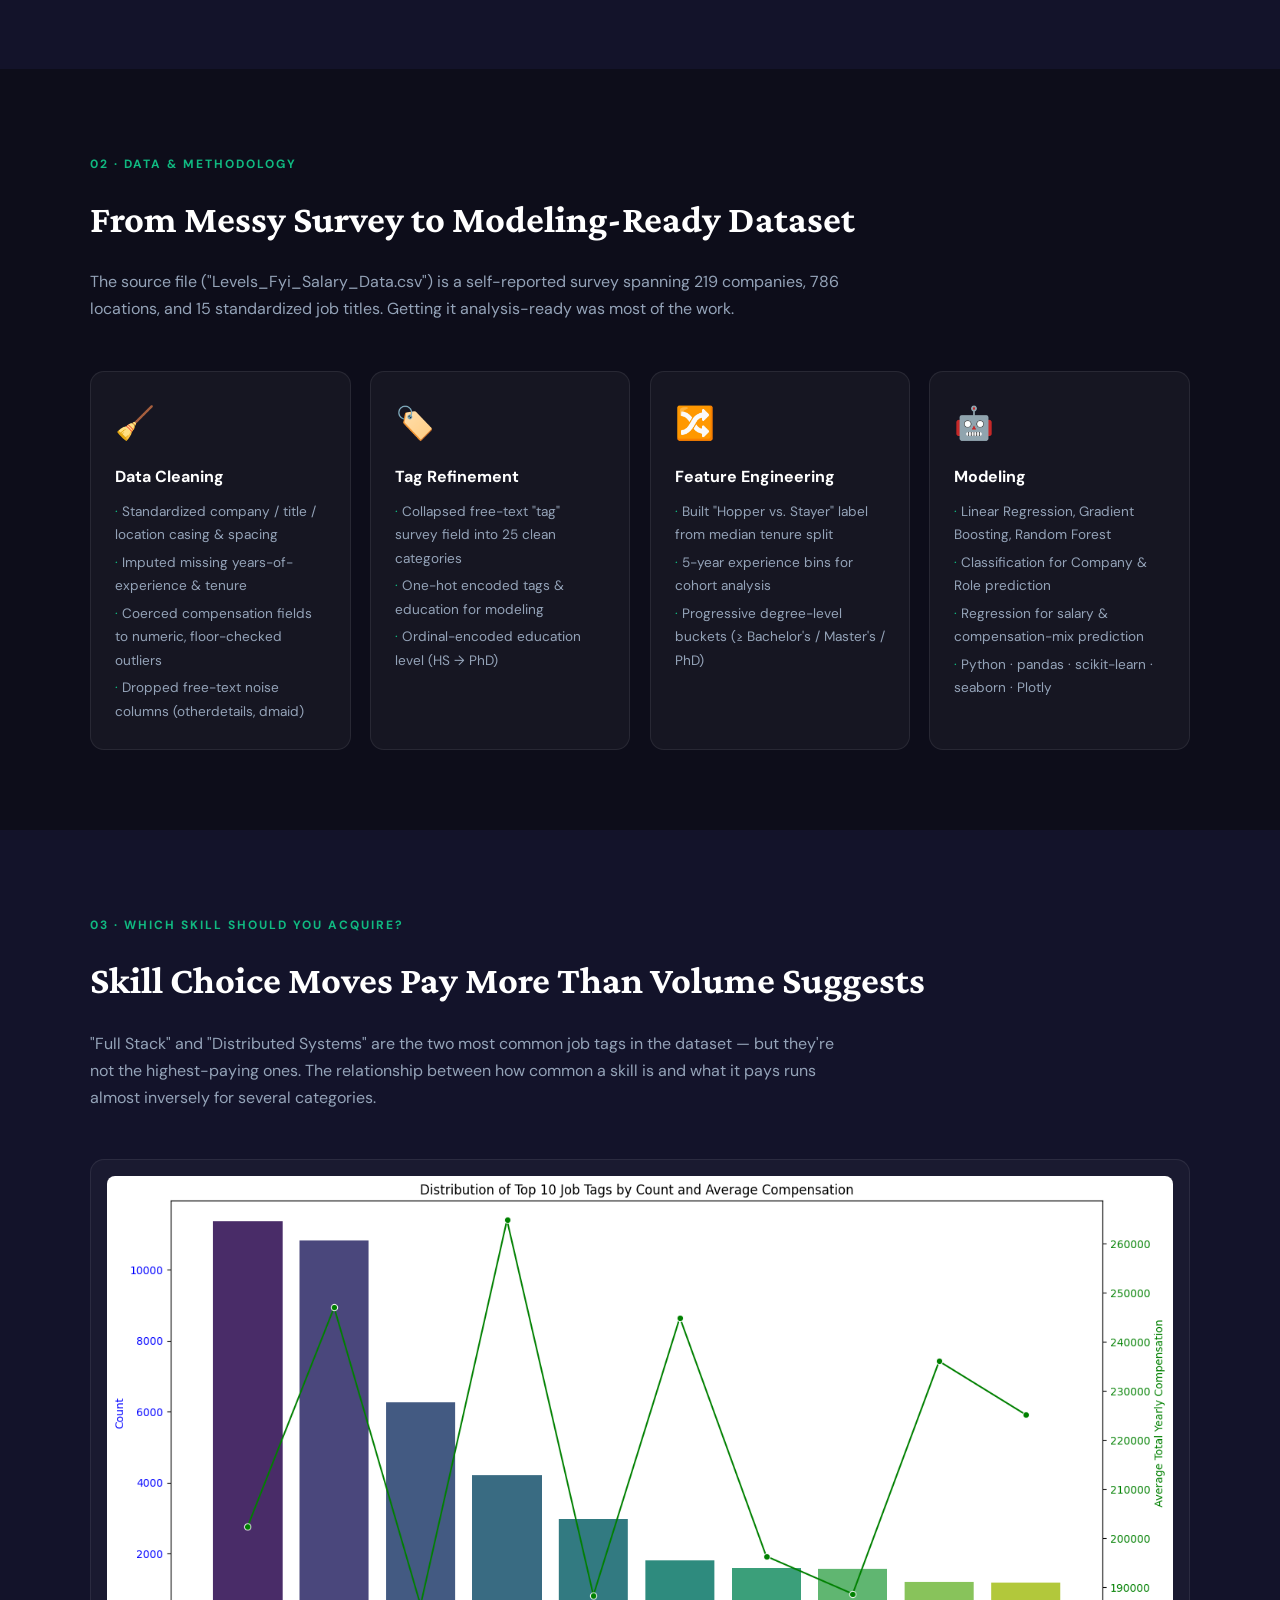
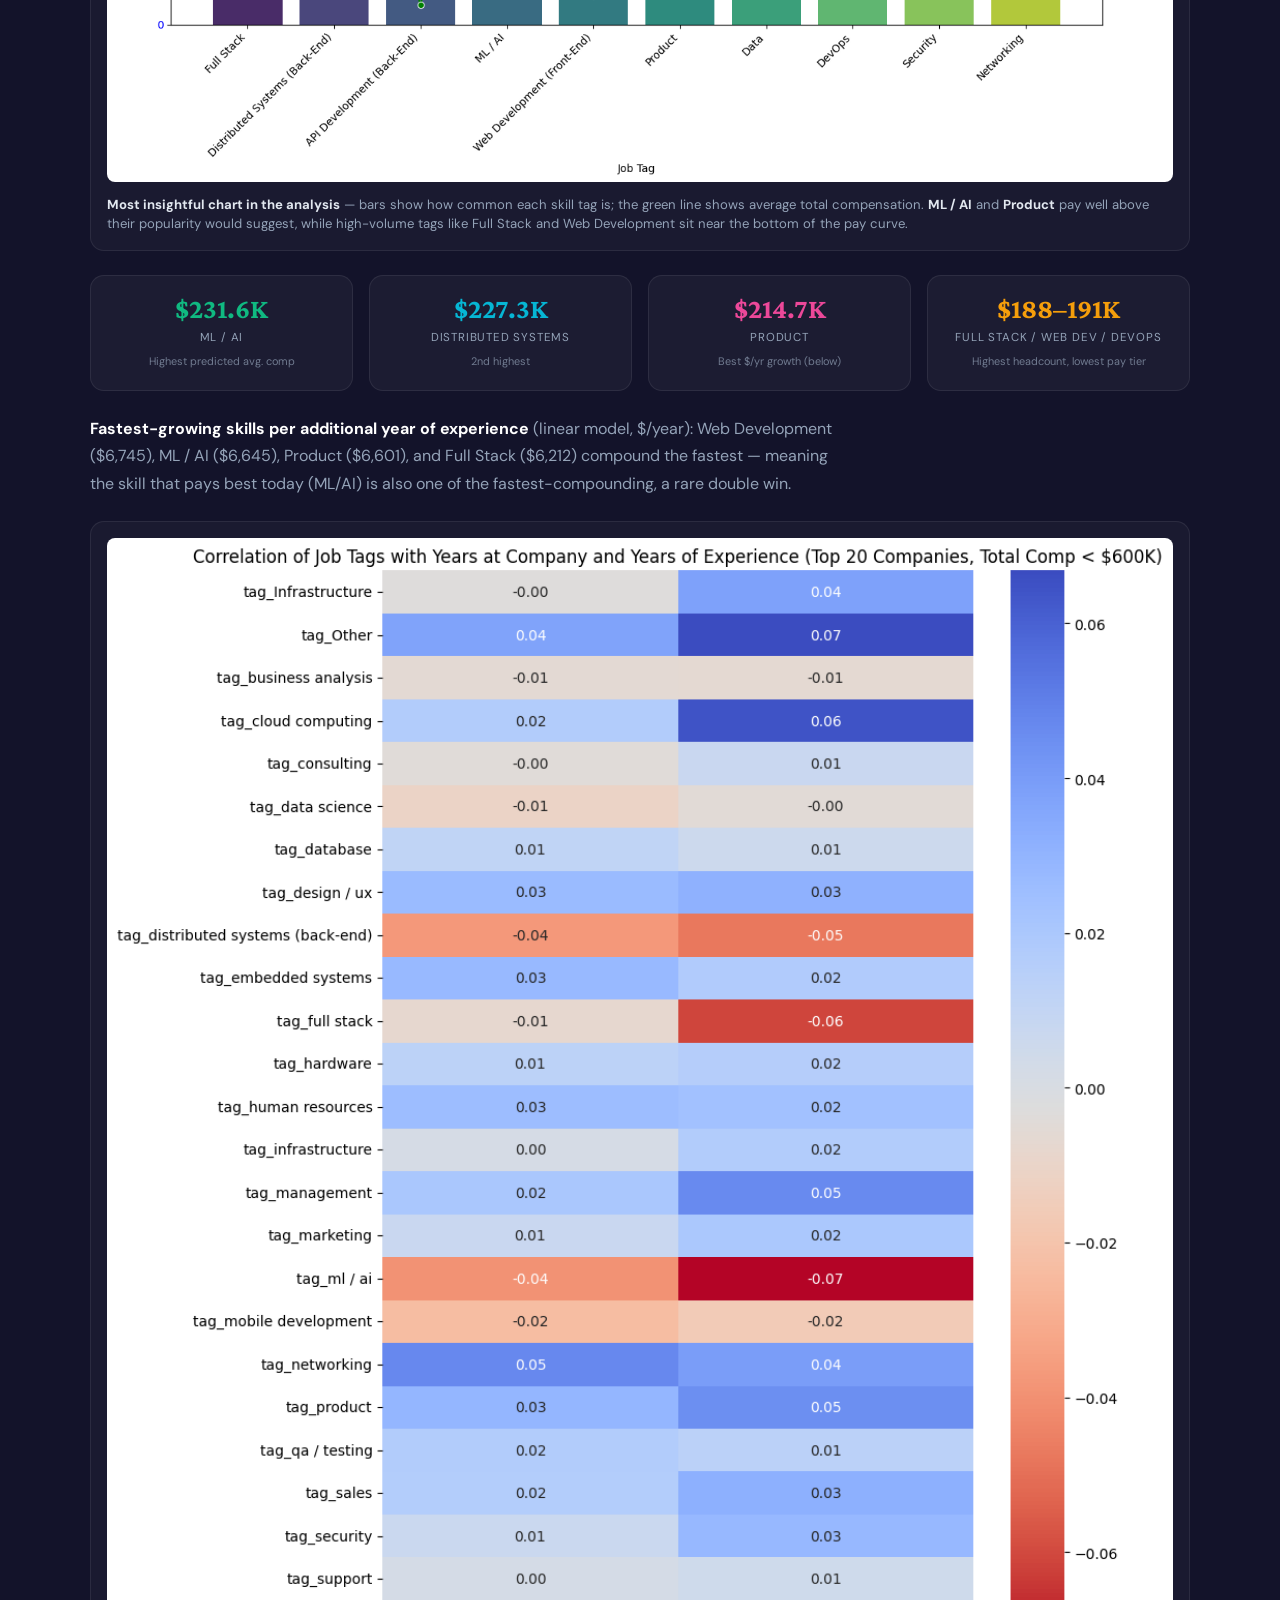
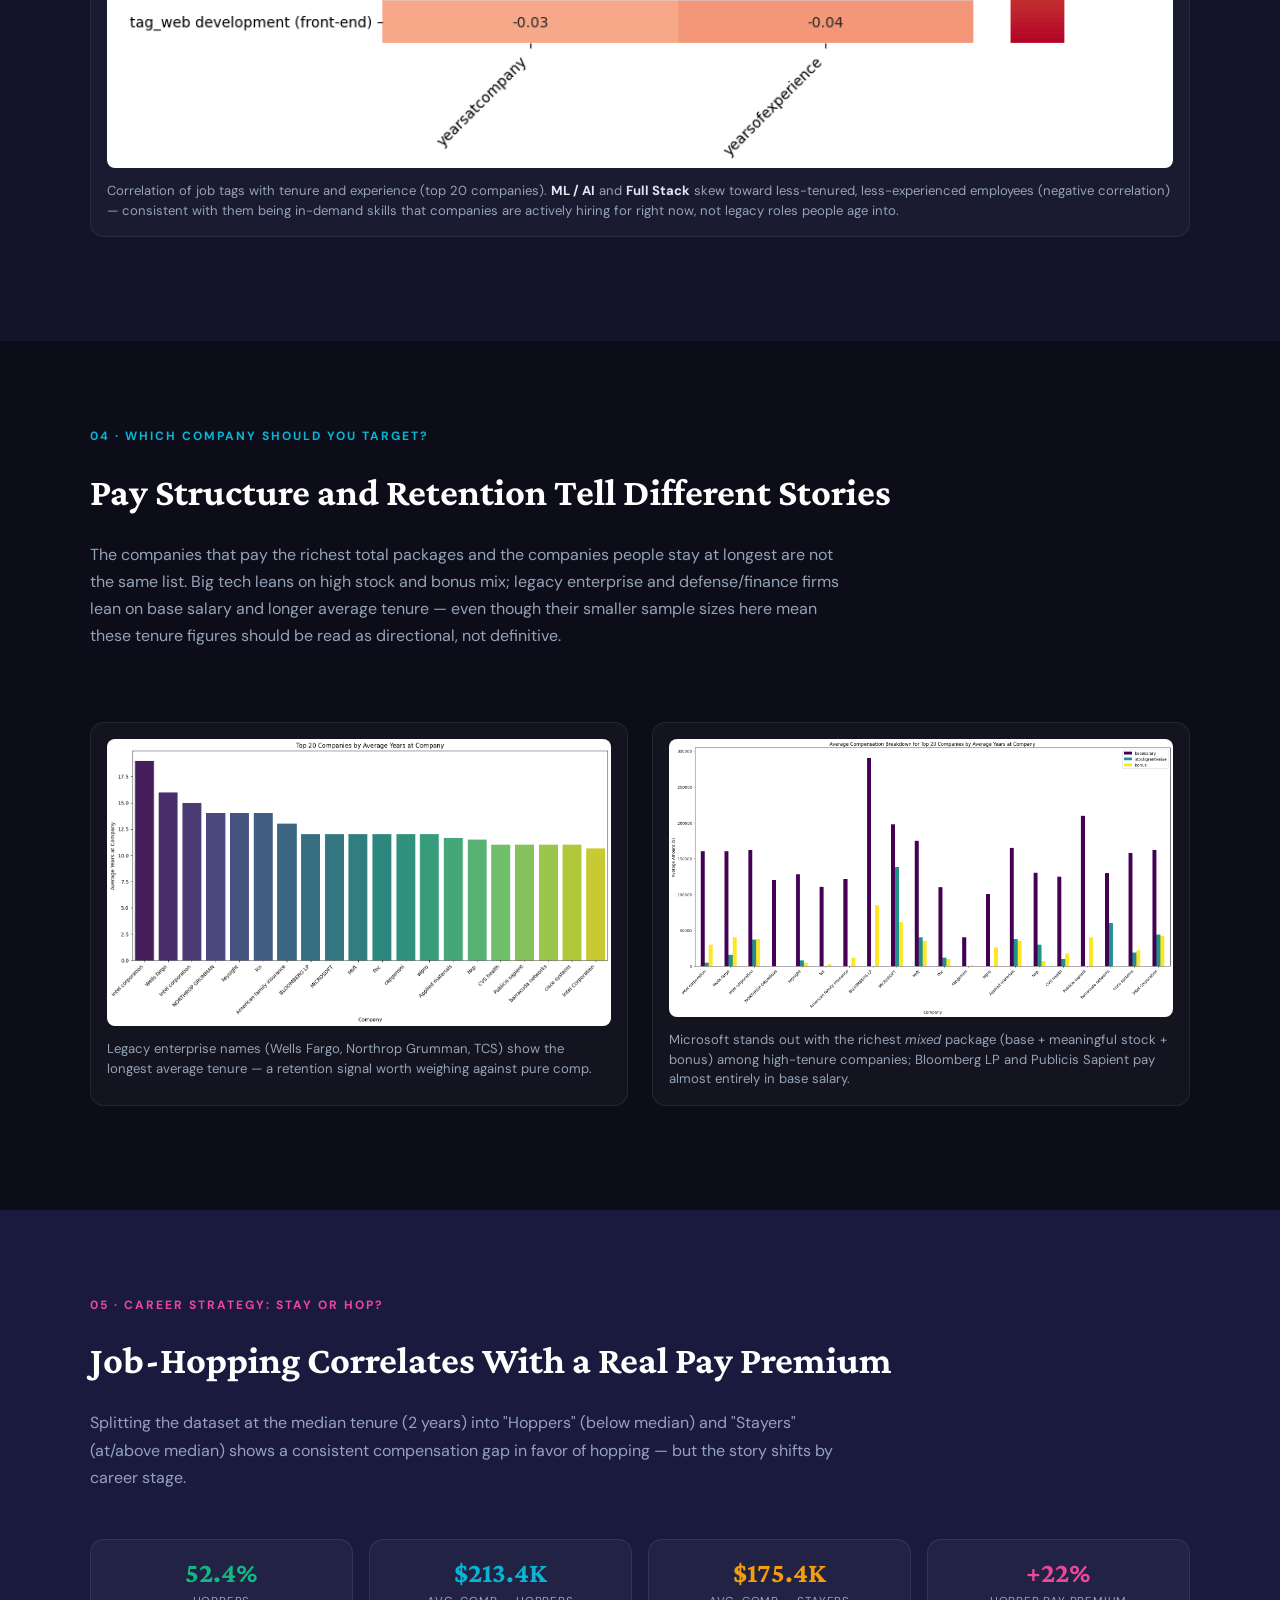
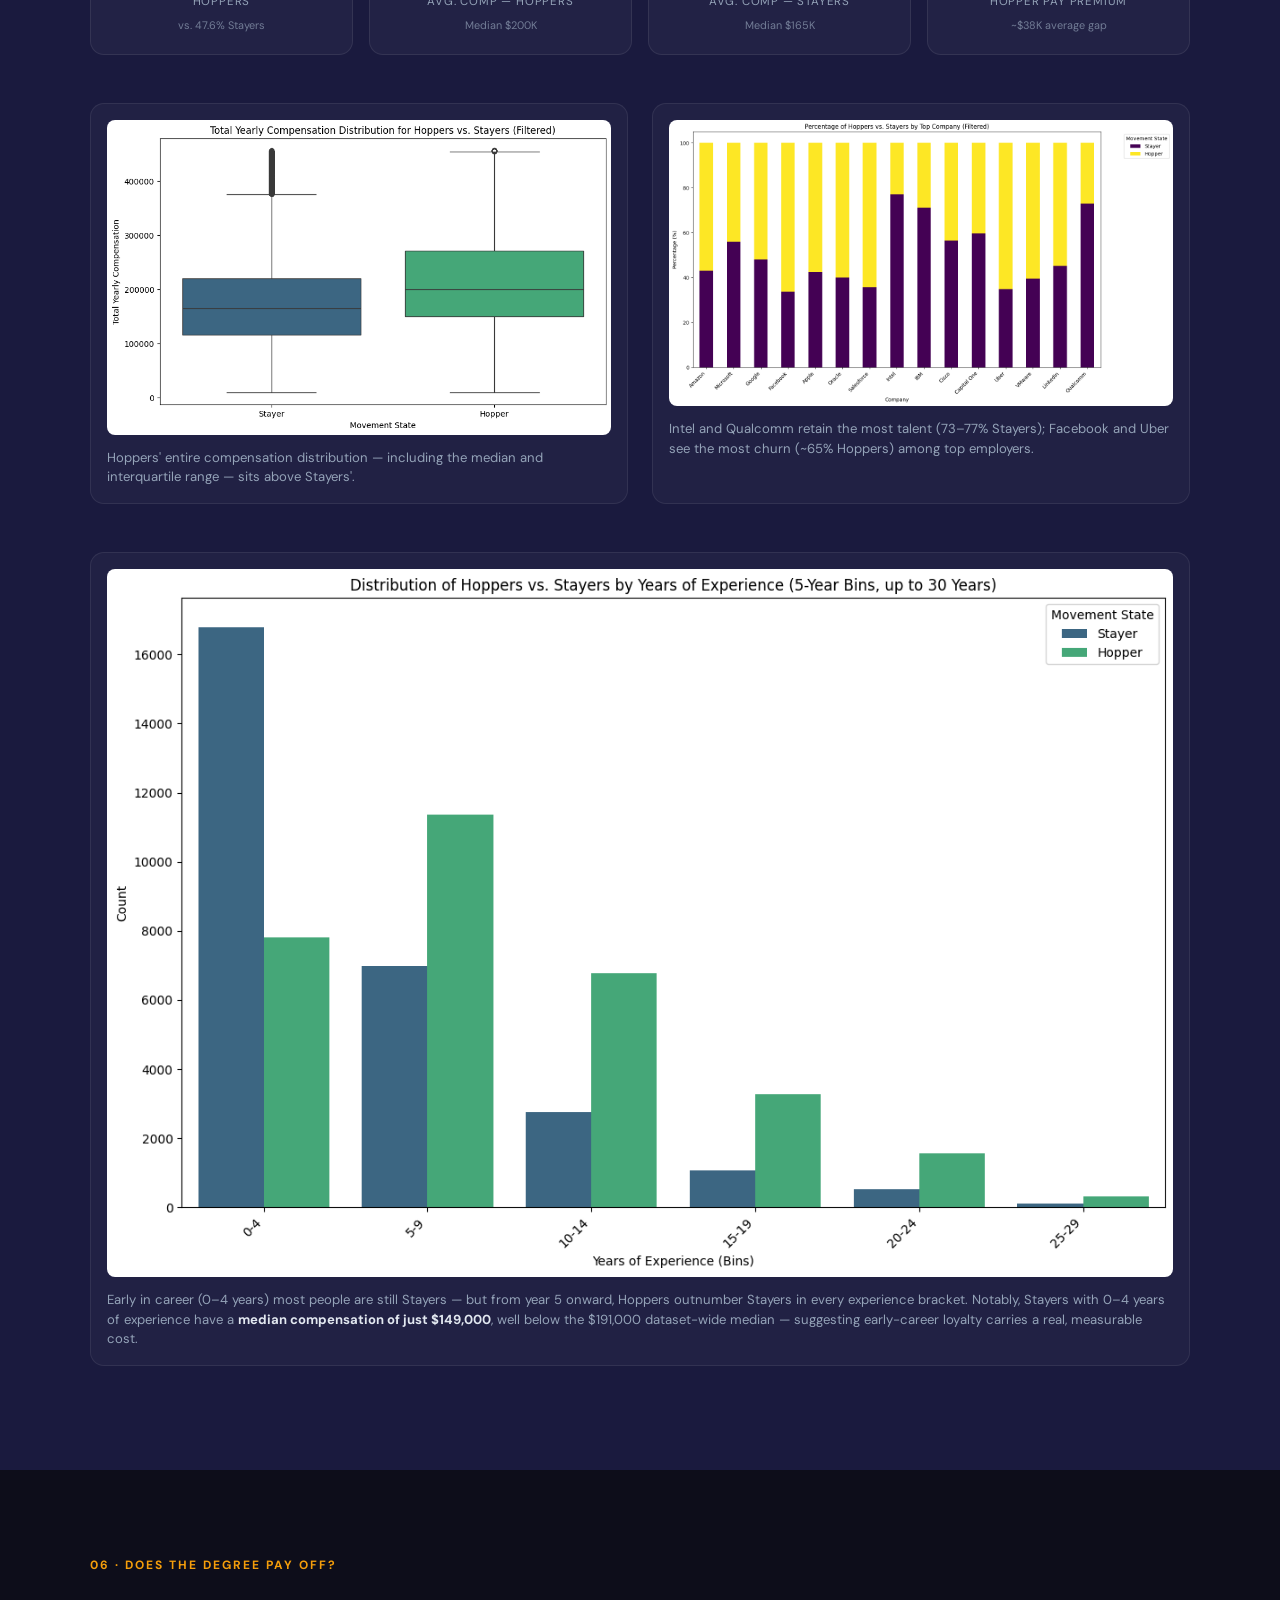
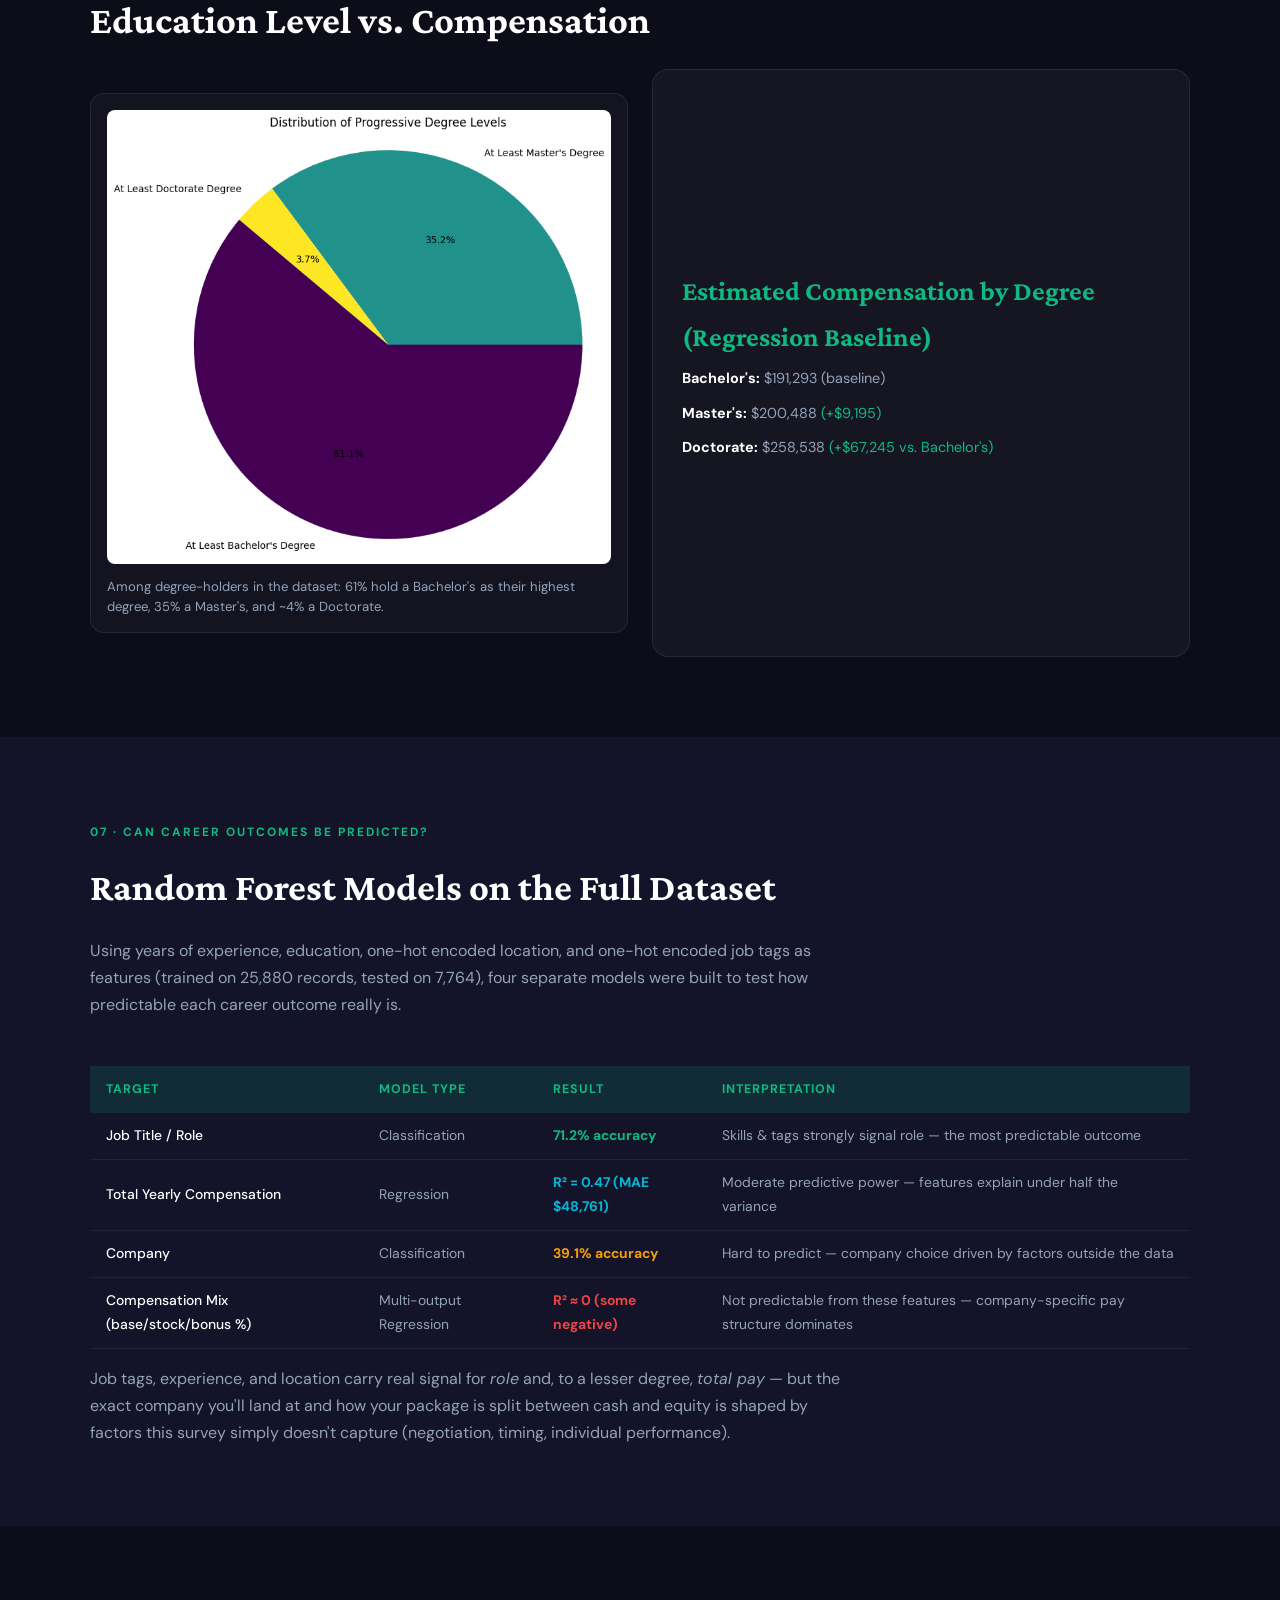
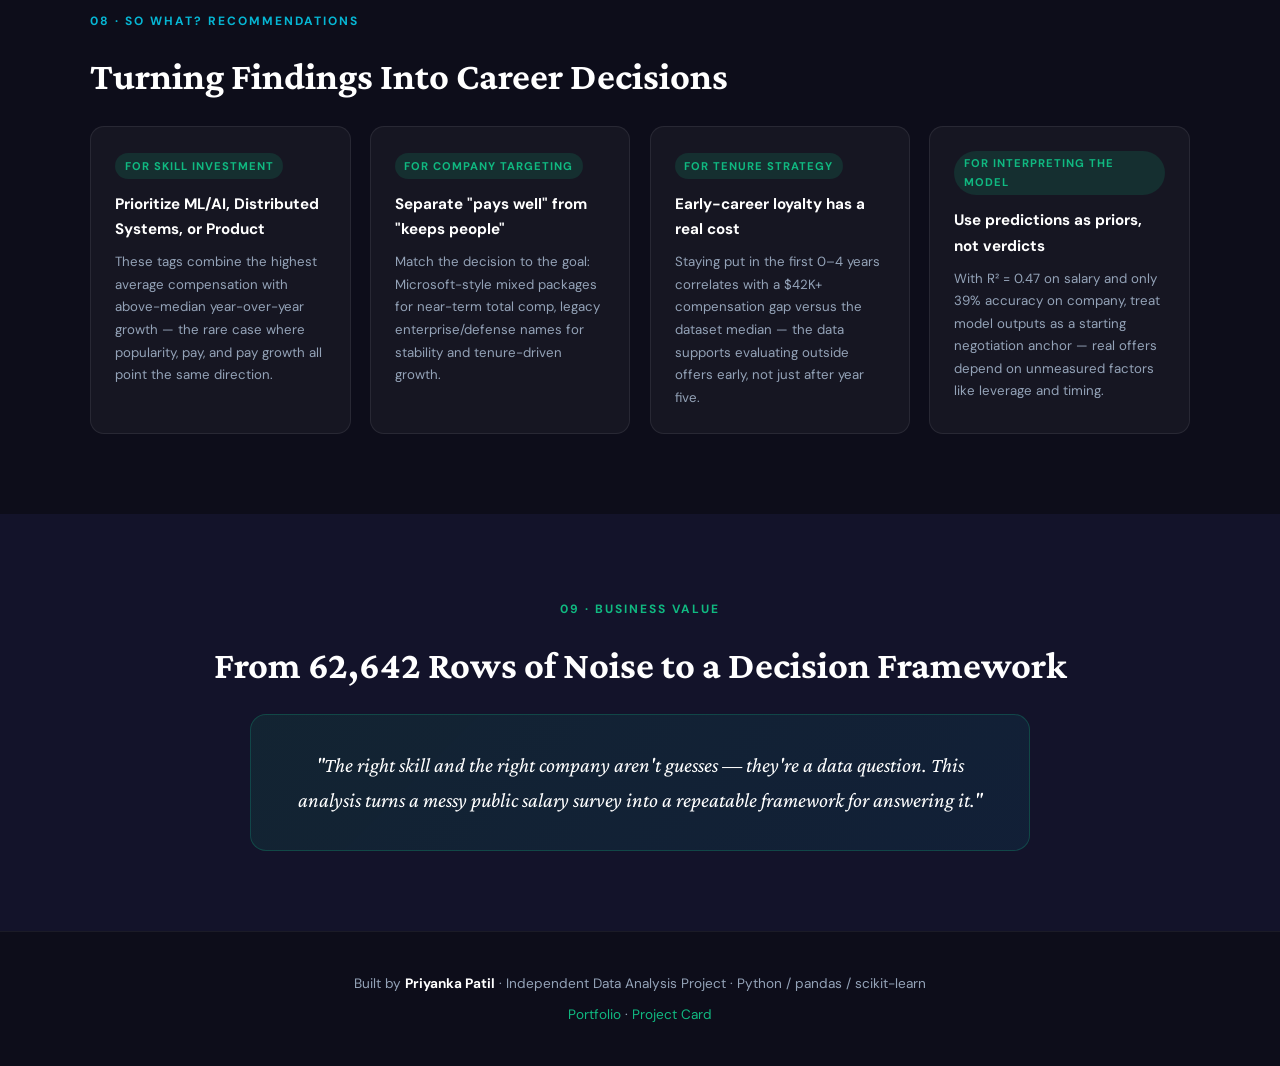
<file: business-analytics.html>
<!DOCTYPE html>
<html lang="en">
<head>
    <meta charset="UTF-8">
    <meta name="viewport" content="width=device-width, initial-scale=1.0">
    <title>Career Intelligence · Levels.fyi Salary Analysis · Priyanka Patil</title>
    <meta name="description" content="A data analysis of 62,642 self-reported tech salaries from levels.fyi — which skills to acquire, which companies pay and retain best, and whether job-hopping pays off.">
    <link rel="preconnect" href="https://fonts.googleapis.com">
    <link rel="preconnect" href="https://fonts.gstatic.com" crossorigin>
    <link href="https://fonts.googleapis.com/css2?family=Crimson+Pro:wght@400;600;700&family=DM+Sans:wght@400;500;700&display=swap" rel="stylesheet">
    <style>
        *, *::before, *::after { margin: 0; padding: 0; box-sizing: border-box; }

        :root {
            --purple:   #7C3AED;
            --purple-light: #A78BFA;
            --cyan:     #06B6D4;
            --green:    #10B981;
            --orange:   #F59E0B;
            --pink:     #EC4899;
            --red:      #EF4444;
            --dark:     #0D0D1A;
            --dark2:    #13132A;
            --dark3:    #1A1A3E;
            --text:     #E2E8F0;
            --muted:    #94A3B8;
            --font-display: 'Crimson Pro', serif;
            --font-body: 'DM Sans', sans-serif;
        }

        html { scroll-behavior: smooth; }

        body {
            font-family: var(--font-body);
            background: var(--dark);
            color: var(--text);
            line-height: 1.7;
        }

        /* ── NAV ── */
        nav {
            position: fixed; top: 0; width: 100%; z-index: 100;
            background: rgba(13,13,26,.85);
            backdrop-filter: blur(12px);
            border-bottom: 1px solid rgba(16,185,129,.2);
            padding: .9rem 2rem;
            display: flex; align-items: center; justify-content: space-between;
        }
        .nav-back {
            display: flex; align-items: center; gap: .5rem;
            color: var(--green); text-decoration: none;
            font-weight: 600; font-size: .9rem;
            transition: gap .2s;
        }
        .nav-back:hover { gap: .8rem; }
        .nav-title { font-family: var(--font-display); font-size: 1.1rem; color: white; }
        .nav-links-right { display: flex; gap: 1rem; }
        .nav-links-right a {
            padding: .45rem 1rem; border-radius: 50px; font-size: .85rem; font-weight: 600;
            text-decoration: none; transition: all .2s;
            border: 1px solid rgba(16,185,129,.5); color: var(--green);
        }
        .nav-links-right a:hover { background: rgba(16,185,129,.15); transform: translateY(-2px); }

        /* ── HERO ── */
        .hero {
            min-height: 90vh;
            background: linear-gradient(135deg, #0D0D1A 0%, #0f1e1a 40%, #0a2a24 100%);
            display: flex; align-items: center; justify-content: center;
            text-align: center; padding: 6rem 2rem 4rem;
            position: relative; overflow: hidden;
        }
        .hero::before {
            content: '';
            position: absolute; inset: 0;
            background: radial-gradient(ellipse at 30% 50%, rgba(16,185,129,.15) 0%, transparent 60%),
                        radial-gradient(ellipse at 70% 30%, rgba(6,182,212,.1) 0%, transparent 50%);
        }
        .hero-badge {
            display: inline-flex; align-items: center; gap: .5rem;
            background: rgba(16,185,129,.15); border: 1px solid rgba(16,185,129,.4);
            border-radius: 50px; padding: .4rem 1.1rem;
            font-size: .8rem; font-weight: 600; color: var(--green);
            text-transform: uppercase; letter-spacing: 1.5px;
            margin-bottom: 1.5rem;
        }
        .hero h1 {
            font-family: var(--font-display);
            font-size: clamp(2.4rem, 5.5vw, 4.3rem);
            font-weight: 700; line-height: 1.15;
            background: linear-gradient(135deg, #fff 0%, var(--green) 50%, var(--cyan) 100%);
            -webkit-background-clip: text; -webkit-text-fill-color: transparent;
            background-clip: text;
            margin-bottom: 1.2rem;
        }
        .hero-sub {
            font-size: 1.15rem; color: var(--muted); max-width: 760px; margin: 0 auto 2.5rem;
        }
        .hero-metrics {
            display: flex; flex-wrap: wrap; justify-content: center; gap: 1.2rem;
            margin-bottom: 2.5rem;
        }
        .hero-metric {
            background: rgba(255,255,255,.05); border: 1px solid rgba(255,255,255,.1);
            border-radius: 12px; padding: .8rem 1.4rem; text-align: center;
        }
        .hero-metric .val {
            font-family: var(--font-display); font-size: 2rem; font-weight: 700;
            background: linear-gradient(135deg, var(--green), var(--cyan));
            -webkit-background-clip: text; -webkit-text-fill-color: transparent;
            background-clip: text;
        }
        .hero-metric .lbl { font-size: .72rem; color: var(--muted); text-transform: uppercase; letter-spacing: 1px; margin-top: .1rem; }
        .hero-cta { display: flex; gap: 1rem; justify-content: center; flex-wrap: wrap; }
        .hero-cta a {
            display: inline-flex; align-items: center; gap: .6rem;
            padding: .85rem 1.8rem; border-radius: 50px; font-weight: 700;
            text-decoration: none; font-size: .95rem; transition: all .25s;
        }
        .cta-primary { background: linear-gradient(135deg, var(--green), #059669); color: white; box-shadow: 0 4px 20px rgba(16,185,129,.4); }
        .cta-primary:hover { transform: translateY(-3px); box-shadow: 0 8px 30px rgba(16,185,129,.6); }
        .cta-back { border: 2px solid rgba(255,255,255,.15); color: var(--muted); }
        .cta-back:hover { background: rgba(255,255,255,.05); transform: translateY(-3px); }

        /* ── SECTION ── */
        section { padding: 5rem 2rem; }
        .container { max-width: 1100px; margin: 0 auto; }
        .section-label {
            display: inline-flex; align-items: center; gap: .5rem;
            font-size: .75rem; font-weight: 700; text-transform: uppercase; letter-spacing: 2px;
            margin-bottom: .8rem;
        }
        .section-title {
            font-family: var(--font-display); font-size: clamp(1.8rem, 3vw, 2.6rem);
            font-weight: 700; color: white; margin-bottom: 1rem;
        }
        .section-desc { color: var(--muted); max-width: 760px; margin-bottom: 3rem; }

        .bg-alt { background: var(--dark2); }
        .bg-alt2 { background: var(--dark3); }

        /* ── PROBLEM / INSIGHT CARDS ── */
        .problem-grid { display: grid; grid-template-columns: 1fr 1fr; gap: 1.5rem; }
        .problem-card {
            background: rgba(255,255,255,.04); border: 1px solid rgba(255,255,255,.08);
            border-radius: 16px; padding: 1.8rem;
        }
        .problem-card .cost {
            font-family: var(--font-display); font-size: 1.7rem; font-weight: 700; margin-bottom: .4rem;
        }
        .problem-card p { color: var(--muted); font-size: .9rem; }

        /* ── STACK / METHOD CARDS ── */
        .stack-grid { display: grid; grid-template-columns: repeat(auto-fit, minmax(220px, 1fr)); gap: 1.2rem; }
        .stack-card {
            background: rgba(255,255,255,.04); border: 1px solid rgba(255,255,255,.08);
            border-radius: 14px; padding: 1.5rem;
            transition: transform .2s, border-color .2s;
        }
        .stack-card:hover { transform: translateY(-4px); border-color: rgba(16,185,129,.4); }
        .stack-icon { font-size: 2rem; margin-bottom: .8rem; }
        .stack-title { font-weight: 700; color: white; margin-bottom: .5rem; }
        .stack-items { list-style: none; }
        .stack-items li { color: var(--muted); font-size: .85rem; padding: .15rem 0; }
        .stack-items li::before { content: '· '; color: var(--green); }

        /* ── FIGURES (chart embeds) ── */
        .figure {
            margin: 1.5rem 0; background: rgba(255,255,255,.03); border: 1px solid rgba(255,255,255,.08);
            border-radius: 14px; padding: 1rem; text-align: center;
        }
        .figure img {
            width: 100%; max-width: 100%; border-radius: 8px; display: block; margin: 0 auto;
            background: white;
        }
        .figure figcaption {
            color: var(--muted); font-size: .82rem; margin-top: .8rem; line-height: 1.5; text-align: left;
        }
        .figure figcaption strong { color: var(--text); }
        .figure-grid { display: grid; grid-template-columns: 1fr 1fr; gap: 1.5rem; }
        @media (max-width: 700px) { .figure-grid { grid-template-columns: 1fr; } }

        table { width: 100%; border-collapse: collapse; margin-bottom: 1rem; }
        th {
            text-align: left; padding: .8rem 1rem;
            background: rgba(16,185,129,.15);
            color: var(--green); font-size: .78rem;
            text-transform: uppercase; letter-spacing: 1px;
        }
        td { padding: .7rem 1rem; border-bottom: 1px solid rgba(255,255,255,.06); font-size: .87rem; color: var(--muted); }
        td:first-child { color: white; font-weight: 500; }
        tr:hover td { background: rgba(255,255,255,.03); }

        /* ── METRICS ── */
        .metrics-grid { display: grid; grid-template-columns: repeat(auto-fit, minmax(150px, 1fr)); gap: 1rem; margin-bottom: 1.5rem; }
        .metric-card {
            background: rgba(255,255,255,.04); border: 1px solid rgba(255,255,255,.08);
            border-radius: 14px; padding: 1.2rem; text-align: center;
            transition: transform .2s;
        }
        .metric-card:hover { transform: translateY(-3px); }
        .metric-val {
            font-family: var(--font-display); font-size: 1.75rem; font-weight: 700; line-height: 1;
            margin-bottom: .3rem;
        }
        .metric-lbl { font-size: .72rem; color: var(--muted); text-transform: uppercase; letter-spacing: .8px; }
        .metric-sub { font-size: .68rem; color: var(--muted); margin-top: .3rem; opacity: .7; }
        .risk-low { color: var(--green); }
        .risk-med { color: var(--orange); }
        .risk-high { color: var(--red); }
        .val-cyan { color: var(--cyan); }
        .val-pink { color: var(--pink); }

        /* ── RECOMMENDATION CARDS ── */
        .ethical-grid { display: grid; grid-template-columns: repeat(auto-fit, minmax(240px, 1fr)); gap: 1.2rem; }
        .ethical-card {
            border-radius: 14px; padding: 1.5rem;
            background: rgba(255,255,255,.04); border: 1px solid rgba(255,255,255,.08);
        }
        .ethical-card .risk-label {
            font-size: .7rem; font-weight: 700; text-transform: uppercase; letter-spacing: 1px;
            padding: .2rem .6rem; border-radius: 50px; margin-bottom: .8rem; display: inline-block;
            background: rgba(16,185,129,.15); color: var(--green);
        }
        .ethical-card h3 { color: white; font-weight: 700; margin-bottom: .5rem; font-size: .95rem; }
        .ethical-card p { color: var(--muted); font-size: .83rem; }

        /* ── QUOTE ── */
        .quote-card {
            background: linear-gradient(135deg, rgba(16,185,129,.1), rgba(6,182,212,.08));
            border: 1px solid rgba(16,185,129,.25); border-radius: 16px;
            padding: 2rem; text-align: center; max-width: 780px; margin: 0 auto;
        }
        .quote-card p { font-family: var(--font-display); font-size: 1.3rem; color: white; font-style: italic; }

        /* ── FOOTER ── */
        footer {
            background: var(--dark); border-top: 1px solid rgba(255,255,255,.06);
            padding: 2.5rem 2rem; text-align: center;
        }
        footer a { color: var(--green); text-decoration: none; }
        footer p { color: var(--muted); font-size: .85rem; }

        /* ── RESPONSIVE ── */
        @media (max-width: 700px) {
            .problem-grid { grid-template-columns: 1fr; }
        }
    </style>
</head>
<body>

<!-- NAV -->
<nav>
    <a href="index.html" class="nav-back">← Back to Portfolio</a>
    <span class="nav-title">Career Intelligence</span>
    <div class="nav-links-right">
        <a href="index.html#business-analytics">Portfolio Card</a>
    </div>
</nav>

<!-- HERO -->
<section class="hero">
    <div style="position:relative;z-index:1;width:100%">
        <div style="display:flex;justify-content:center;margin-bottom:1rem;">
            <span class="hero-badge">📊 Data Analysis · Business Analytics · Predictive Modeling</span>
        </div>
        <h1>Which Company? Which Skill?<br>What the Salary Data Says</h1>
        <p class="hero-sub">A ground-up analysis of 62,642 self-reported tech compensation records from levels.fyi — cleaned, feature-engineered, and modeled to answer the questions job seekers actually ask: which skills pay the most, which companies pay and retain best, and whether job-hopping is worth it.</p>

        <div class="hero-metrics">
            <div class="hero-metric">
                <div class="val">62,642</div>
                <div class="lbl">Salary Records Analyzed</div>
            </div>
            <div class="hero-metric">
                <div class="val">219</div>
                <div class="lbl">Companies Covered</div>
            </div>
            <div class="hero-metric">
                <div class="val">71.2%</div>
                <div class="lbl">Role Prediction Accuracy</div>
            </div>
            <div class="hero-metric">
                <div class="val">0.47</div>
                <div class="lbl">Salary Model R²</div>
            </div>
        </div>

        <div class="hero-cta">
            <a href="#skills" class="cta-primary">📈 See the Insights ↓</a>
            <a href="index.html" class="cta-back">← Portfolio</a>
        </div>
    </div>
</section>

<!-- BUSINESS PROBLEM -->
<section class="bg-alt">
    <div class="container">
        <div class="section-label" style="color:var(--orange)">01 · Business Problem</div>
        <h2 class="section-title">Career Decisions Made on Vibes, Not Data</h2>
        <p class="section-desc">Job seekers and career switchers routinely make two high-stakes decisions — <strong style="color:white">which skill to invest in</strong> and <strong style="color:white">which company to target</strong> — using anecdotes, recruiter pitches, and outdated salary chatter. Levels.fyi collects self-reported compensation at scale, but the raw survey data is messy: inconsistent company names, 1,809 unique "level" labels, free-text job tags, and no built-in answer to "so what should I actually do?" This project turns that raw signal into a decision-support analysis.</p>

        <div class="problem-grid">
            <div class="problem-card">
                <div class="cost" style="color:var(--orange)">Which Skill?</div>
                <p>Job tags like "ML / AI" and "Distributed Systems" command 15–20% more than "Web Development" or "DevOps" — but by how much, and is the gap worth a re-skilling bet?</p>
            </div>
            <div class="problem-card">
                <div class="cost" style="color:var(--red)">Which Company?</div>
                <p>Total comp varies wildly by company mix of base, stock, and bonus — and the companies that pay the most aren't always the ones that keep people longest.</p>
            </div>
            <div class="problem-card">
                <div class="cost" style="color:var(--cyan)">Stay or Hop?</div>
                <p>52% of the dataset are "hoppers" (below-median tenure). Does moving jobs more often actually pay more, or is that a myth?</p>
            </div>
            <div class="problem-card">
                <div class="cost" style="color:var(--green)">The Goal</div>
                <p>Clean a noisy 62K-row public survey, engineer decision-relevant features, and build models that quantify these trade-offs instead of guessing at them.</p>
            </div>
        </div>
    </div>
</section>

<!-- METHODOLOGY -->
<section>
    <div class="container">
        <div class="section-label" style="color:var(--green)">02 · Data & Methodology</div>
        <h2 class="section-title">From Messy Survey to Modeling-Ready Dataset</h2>
        <p class="section-desc">The source file ("Levels_Fyi_Salary_Data.csv") is a self-reported survey spanning 219 companies, 786 locations, and 15 standardized job titles. Getting it analysis-ready was most of the work.</p>
        <div class="stack-grid">
            <div class="stack-card">
                <div class="stack-icon">🧹</div>
                <div class="stack-title">Data Cleaning</div>
                <ul class="stack-items">
                    <li>Standardized company / title / location casing &amp; spacing</li>
                    <li>Imputed missing years-of-experience &amp; tenure</li>
                    <li>Coerced compensation fields to numeric, floor-checked outliers</li>
                    <li>Dropped free-text noise columns (otherdetails, dmaid)</li>
                </ul>
            </div>
            <div class="stack-card">
                <div class="stack-icon">🏷️</div>
                <div class="stack-title">Tag Refinement</div>
                <ul class="stack-items">
                    <li>Collapsed free-text "tag" survey field into 25 clean categories</li>
                    <li>One-hot encoded tags &amp; education for modeling</li>
                    <li>Ordinal-encoded education level (HS → PhD)</li>
                </ul>
            </div>
            <div class="stack-card">
                <div class="stack-icon">🔀</div>
                <div class="stack-title">Feature Engineering</div>
                <ul class="stack-items">
                    <li>Built "Hopper vs. Stayer" label from median tenure split</li>
                    <li>5-year experience bins for cohort analysis</li>
                    <li>Progressive degree-level buckets (≥ Bachelor's / Master's / PhD)</li>
                </ul>
            </div>
            <div class="stack-card">
                <div class="stack-icon">🤖</div>
                <div class="stack-title">Modeling</div>
                <ul class="stack-items">
                    <li>Linear Regression, Gradient Boosting, Random Forest</li>
                    <li>Classification for Company &amp; Role prediction</li>
                    <li>Regression for salary &amp; compensation-mix prediction</li>
                    <li>Python · pandas · scikit-learn · seaborn · Plotly</li>
                </ul>
            </div>
        </div>
    </div>
</section>

<!-- WHICH SKILL -->
<section class="bg-alt" id="skills">
    <div class="container">
        <div class="section-label" style="color:var(--green)">03 · Which Skill Should You Acquire?</div>
        <h2 class="section-title">Skill Choice Moves Pay More Than Volume Suggests</h2>
        <p class="section-desc">"Full Stack" and "Distributed Systems" are the two most common job tags in the dataset — but they're not the highest-paying ones. The relationship between how common a skill is and what it pays runs almost inversely for several categories.</p>

        <div class="figure">
            <img src="images/BusinessAnalytics/skill-count-vs-comp.png" alt="Bar and line chart showing count of records and average total yearly compensation for the top 10 job tags">
            <figcaption><strong>Most insightful chart in the analysis</strong> — bars show how common each skill tag is; the green line shows average total compensation. <strong>ML / AI</strong> and <strong>Product</strong> pay well above their popularity would suggest, while high-volume tags like Full Stack and Web Development sit near the bottom of the pay curve.</figcaption>
        </div>

        <div class="metrics-grid">
            <div class="metric-card"><div class="metric-val risk-low">$231.6K</div><div class="metric-lbl">ML / AI</div><div class="metric-sub">Highest predicted avg. comp</div></div>
            <div class="metric-card"><div class="metric-val val-cyan">$227.3K</div><div class="metric-lbl">Distributed Systems</div><div class="metric-sub">2nd highest</div></div>
            <div class="metric-card"><div class="metric-val val-pink">$214.7K</div><div class="metric-lbl">Product</div><div class="metric-sub">Best $/yr growth (below)</div></div>
            <div class="metric-card"><div class="metric-val risk-med">$188–191K</div><div class="metric-lbl">Full Stack / Web Dev / DevOps</div><div class="metric-sub">Highest headcount, lowest pay tier</div></div>
        </div>

        <p class="section-desc" style="margin-bottom:1rem;"><strong style="color:white">Fastest-growing skills per additional year of experience</strong> (linear model, $/year): Web Development ($6,745), ML / AI ($6,645), Product ($6,601), and Full Stack ($6,212) compound the fastest — meaning the skill that pays best today (ML/AI) is also one of the fastest-compounding, a rare double win.</p>

        <div class="figure">
            <img src="images/BusinessAnalytics/tag-tenure-correlation.png" alt="Heatmap correlating job tags with years at company and years of experience">
            <figcaption>Correlation of job tags with tenure and experience (top 20 companies). <strong>ML / AI</strong> and <strong>Full Stack</strong> skew toward less-tenured, less-experienced employees (negative correlation) — consistent with them being in-demand skills that companies are actively hiring for right now, not legacy roles people age into.</figcaption>
        </div>
    </div>
</section>

<!-- WHICH COMPANY -->
<section id="companies">
    <div class="container">
        <div class="section-label" style="color:var(--cyan)">04 · Which Company Should You Target?</div>
        <h2 class="section-title">Pay Structure and Retention Tell Different Stories</h2>
        <p class="section-desc">The companies that pay the richest total packages and the companies people stay at longest are not the same list. Big tech leans on high stock and bonus mix; legacy enterprise and defense/finance firms lean on base salary and longer average tenure — even though their smaller sample sizes here mean these tenure figures should be read as directional, not definitive.</p>

        <div class="figure-grid">
            <div class="figure">
                <img src="images/BusinessAnalytics/company-avg-tenure.png" alt="Bar chart of top 20 companies ranked by average years at company">
                <figcaption>Legacy enterprise names (Wells Fargo, Northrop Grumman, TCS) show the longest average tenure — a retention signal worth weighing against pure comp.</figcaption>
            </div>
            <div class="figure">
                <img src="images/BusinessAnalytics/company-comp-breakdown.png" alt="Stacked bar chart of average base salary, stock grant value, and bonus for top 20 companies by retention">
                <figcaption>Microsoft stands out with the richest <em>mixed</em> package (base + meaningful stock + bonus) among high-tenure companies; Bloomberg LP and Publicis Sapient pay almost entirely in base salary.</figcaption>
            </div>
        </div>
    </div>
</section>

<!-- STAY OR HOP -->
<section class="bg-alt2">
    <div class="container">
        <div class="section-label" style="color:var(--pink)">05 · Career Strategy: Stay or Hop?</div>
        <h2 class="section-title">Job-Hopping Correlates With a Real Pay Premium</h2>
        <p class="section-desc">Splitting the dataset at the median tenure (2 years) into "Hoppers" (below median) and "Stayers" (at/above median) shows a consistent compensation gap in favor of hopping — but the story shifts by career stage.</p>

        <div class="metrics-grid">
            <div class="metric-card"><div class="metric-val risk-low">52.4%</div><div class="metric-lbl">Hoppers</div><div class="metric-sub">vs. 47.6% Stayers</div></div>
            <div class="metric-card"><div class="metric-val val-cyan">$213.4K</div><div class="metric-lbl">Avg. Comp — Hoppers</div><div class="metric-sub">Median $200K</div></div>
            <div class="metric-card"><div class="metric-val risk-med">$175.4K</div><div class="metric-lbl">Avg. Comp — Stayers</div><div class="metric-sub">Median $165K</div></div>
            <div class="metric-card"><div class="metric-val val-pink">+22%</div><div class="metric-lbl">Hopper Pay Premium</div><div class="metric-sub">~$38K average gap</div></div>
        </div>

        <div class="figure-grid">
            <div class="figure">
                <img src="images/BusinessAnalytics/hopper-stayer-comp.png" alt="Box plot comparing total yearly compensation distribution for stayers vs hoppers">
                <figcaption>Hoppers' entire compensation distribution — including the median and interquartile range — sits above Stayers'.</figcaption>
            </div>
            <div class="figure">
                <img src="images/BusinessAnalytics/hopper-stayer-by-company.png" alt="Stacked percentage bar chart of hopper vs stayer share for top companies">
                <figcaption>Intel and Qualcomm retain the most talent (73–77% Stayers); Facebook and Uber see the most churn (~65% Hoppers) among top employers.</figcaption>
            </div>
        </div>

        <div class="figure">
            <img src="images/BusinessAnalytics/hopper-stayer-by-experience.png" alt="Bar chart of hopper vs stayer counts across five-year experience bins">
            <figcaption>Early in career (0–4 years) most people are still Stayers — but from year 5 onward, Hoppers outnumber Stayers in every experience bracket. Notably, Stayers with 0–4 years of experience have a <strong>median compensation of just $149,000</strong>, well below the $191,000 dataset-wide median — suggesting early-career loyalty carries a real, measurable cost.</figcaption>
        </div>
    </div>
</section>

<!-- EDUCATION ROI -->
<section>
    <div class="container">
        <div class="section-label" style="color:var(--orange)">06 · Does the Degree Pay Off?</div>
        <h2 class="section-title">Education Level vs. Compensation</h2>
        <div class="figure-grid">
            <div class="figure">
                <img src="images/BusinessAnalytics/degree-distribution.png" alt="Pie chart showing distribution of highest degree level among degree-holders">
                <figcaption>Among degree-holders in the dataset: 61% hold a Bachelor's as their highest degree, 35% a Master's, and ~4% a Doctorate.</figcaption>
            </div>
            <div class="problem-card" style="display:flex;flex-direction:column;justify-content:center;">
                <div class="cost" style="color:var(--green)">Estimated Compensation by Degree (Regression Baseline)</div>
                <p style="margin-bottom:.6rem;"><strong style="color:white">Bachelor's:</strong> $191,293 (baseline)</p>
                <p style="margin-bottom:.6rem;"><strong style="color:white">Master's:</strong> $200,488 <span style="color:var(--green)">(+$9,195)</span></p>
                <p><strong style="color:white">Doctorate:</strong> $258,538 <span style="color:var(--green)">(+$67,245 vs. Bachelor's)</span></p>
            </div>
        </div>
    </div>
</section>

<!-- PREDICTIVE MODELING -->
<section class="bg-alt">
    <div class="container">
        <div class="section-label" style="color:var(--green)">07 · Can Career Outcomes Be Predicted?</div>
        <h2 class="section-title">Random Forest Models on the Full Dataset</h2>
        <p class="section-desc">Using years of experience, education, one-hot encoded location, and one-hot encoded job tags as features (trained on 25,880 records, tested on 7,764), four separate models were built to test how predictable each career outcome really is.</p>

        <table>
            <thead><tr><th>Target</th><th>Model Type</th><th>Result</th><th>Interpretation</th></tr></thead>
            <tbody>
                <tr><td>Job Title / Role</td><td>Classification</td><td style="color:var(--green);font-weight:700;">71.2% accuracy</td><td>Skills &amp; tags strongly signal role — the most predictable outcome</td></tr>
                <tr><td>Total Yearly Compensation</td><td>Regression</td><td style="color:var(--cyan);font-weight:700;">R² = 0.47 (MAE $48,761)</td><td>Moderate predictive power — features explain under half the variance</td></tr>
                <tr><td>Company</td><td>Classification</td><td style="color:var(--orange);font-weight:700;">39.1% accuracy</td><td>Hard to predict — company choice driven by factors outside the data</td></tr>
                <tr><td>Compensation Mix (base/stock/bonus %)</td><td>Multi-output Regression</td><td style="color:var(--red);font-weight:700;">R² ≈ 0 (some negative)</td><td>Not predictable from these features — company-specific pay structure dominates</td></tr>
            </tbody>
        </table>
        <p class="section-desc" style="margin-bottom:0;">Job tags, experience, and location carry real signal for <em>role</em> and, to a lesser degree, <em>total pay</em> — but the exact company you'll land at and how your package is split between cash and equity is shaped by factors this survey simply doesn't capture (negotiation, timing, individual performance).</p>
    </div>
</section>

<!-- RECOMMENDATIONS -->
<section>
    <div class="container">
        <div class="section-label" style="color:var(--cyan)">08 · So What? Recommendations</div>
        <h2 class="section-title">Turning Findings Into Career Decisions</h2>
        <div class="ethical-grid">
            <div class="ethical-card">
                <span class="risk-label">For Skill Investment</span>
                <h3>Prioritize ML/AI, Distributed Systems, or Product</h3>
                <p>These tags combine the highest average compensation with above-median year-over-year growth — the rare case where popularity, pay, and pay growth all point the same direction.</p>
            </div>
            <div class="ethical-card">
                <span class="risk-label">For Company Targeting</span>
                <h3>Separate "pays well" from "keeps people"</h3>
                <p>Match the decision to the goal: Microsoft-style mixed packages for near-term total comp, legacy enterprise/defense names for stability and tenure-driven growth.</p>
            </div>
            <div class="ethical-card">
                <span class="risk-label">For Tenure Strategy</span>
                <h3>Early-career loyalty has a real cost</h3>
                <p>Staying put in the first 0–4 years correlates with a $42K+ compensation gap versus the dataset median — the data supports evaluating outside offers early, not just after year five.</p>
            </div>
            <div class="ethical-card">
                <span class="risk-label">For Interpreting the Model</span>
                <h3>Use predictions as priors, not verdicts</h3>
                <p>With R² = 0.47 on salary and only 39% accuracy on company, treat model outputs as a starting negotiation anchor — real offers depend on unmeasured factors like leverage and timing.</p>
            </div>
        </div>
    </div>
</section>

<!-- CONCLUSION -->
<section class="bg-alt">
    <div class="container" style="text-align:center;">
        <div class="section-label" style="color:var(--green);justify-content:center;">09 · Business Value</div>
        <h2 class="section-title">From 62,642 Rows of Noise to a Decision Framework</h2>
        <div class="quote-card">
            <p>"The right skill and the right company aren't guesses — they're a data question. This analysis turns a messy public salary survey into a repeatable framework for answering it."</p>
        </div>
    </div>
</section>

<!-- FOOTER -->
<footer>
    <p style="margin-bottom:.5rem;">
        Built by <strong style="color:white">Priyanka Patil</strong> · Independent Data Analysis Project · Python / pandas / scikit-learn
    </p>
    <p>
        <a href="index.html">Portfolio</a> ·
        <a href="index.html#business-analytics">Project Card</a>
    </p>
</footer>
</body>
</html>
</file>
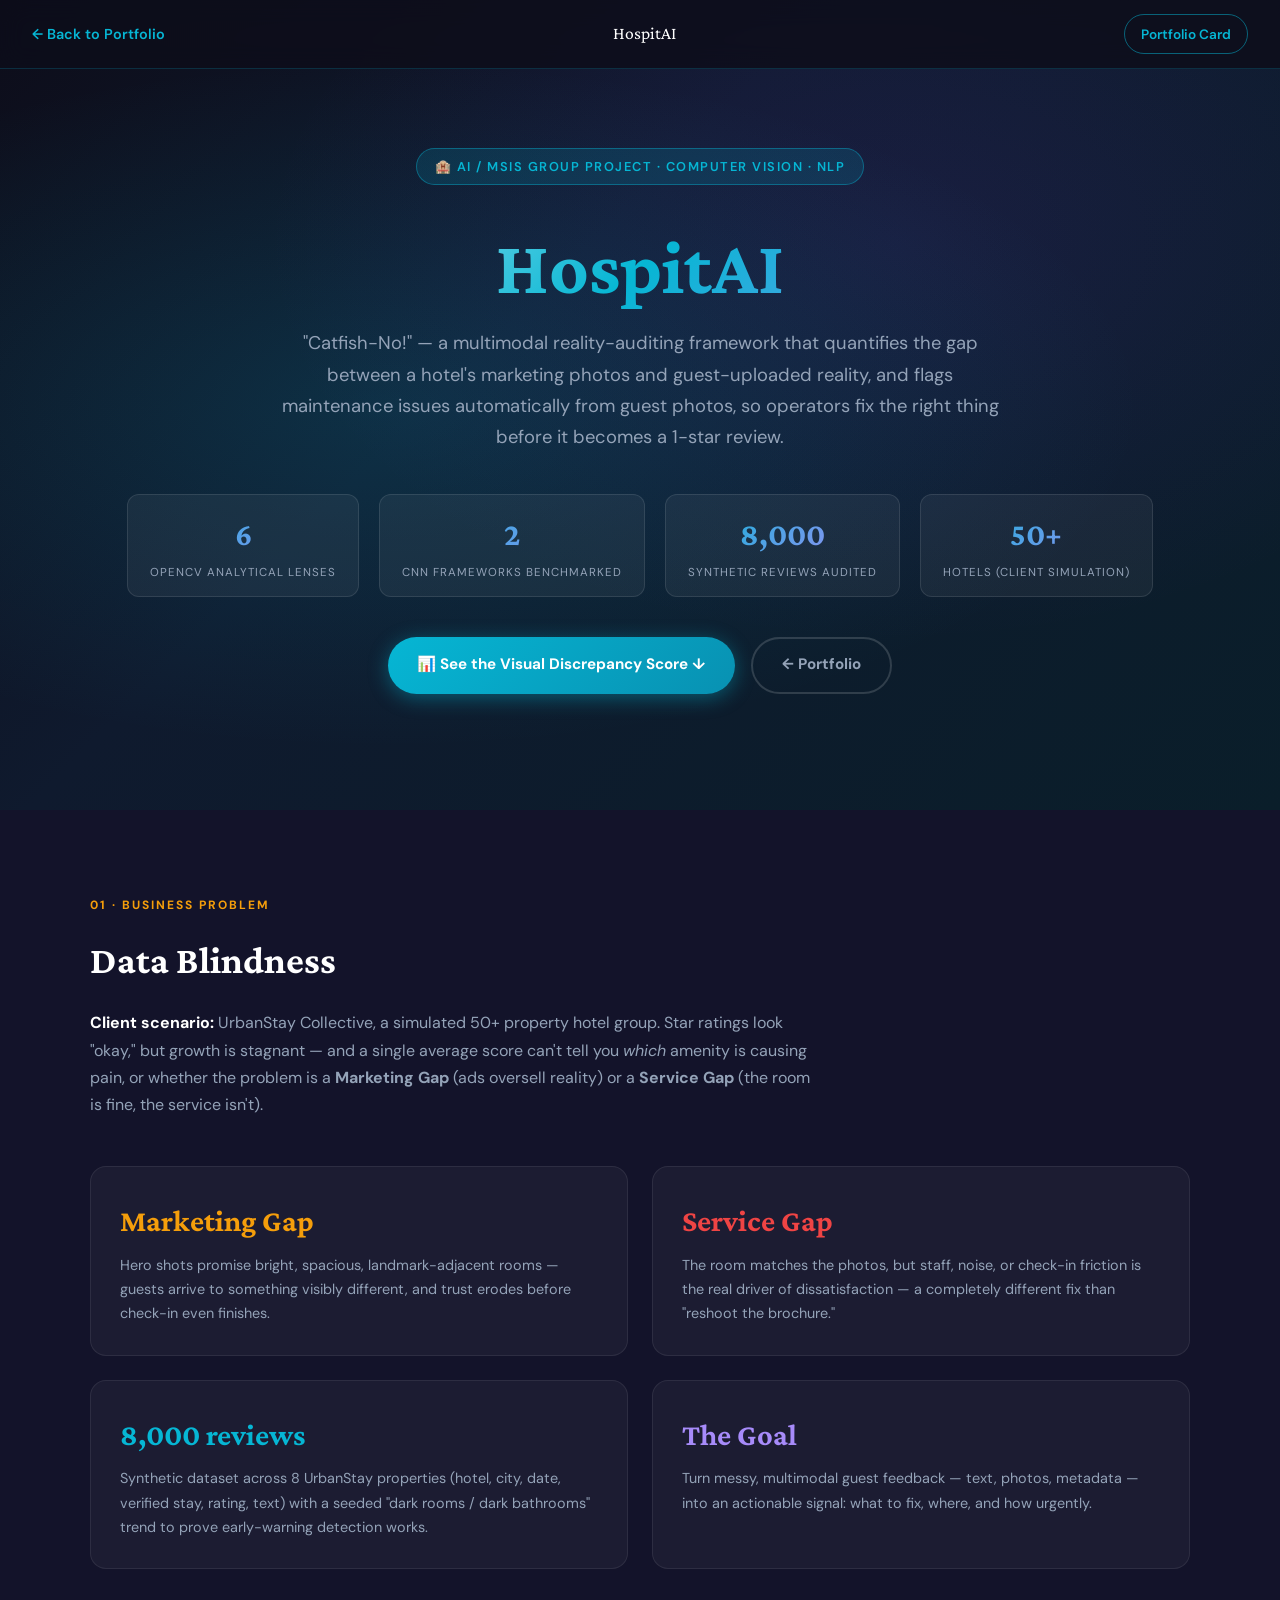
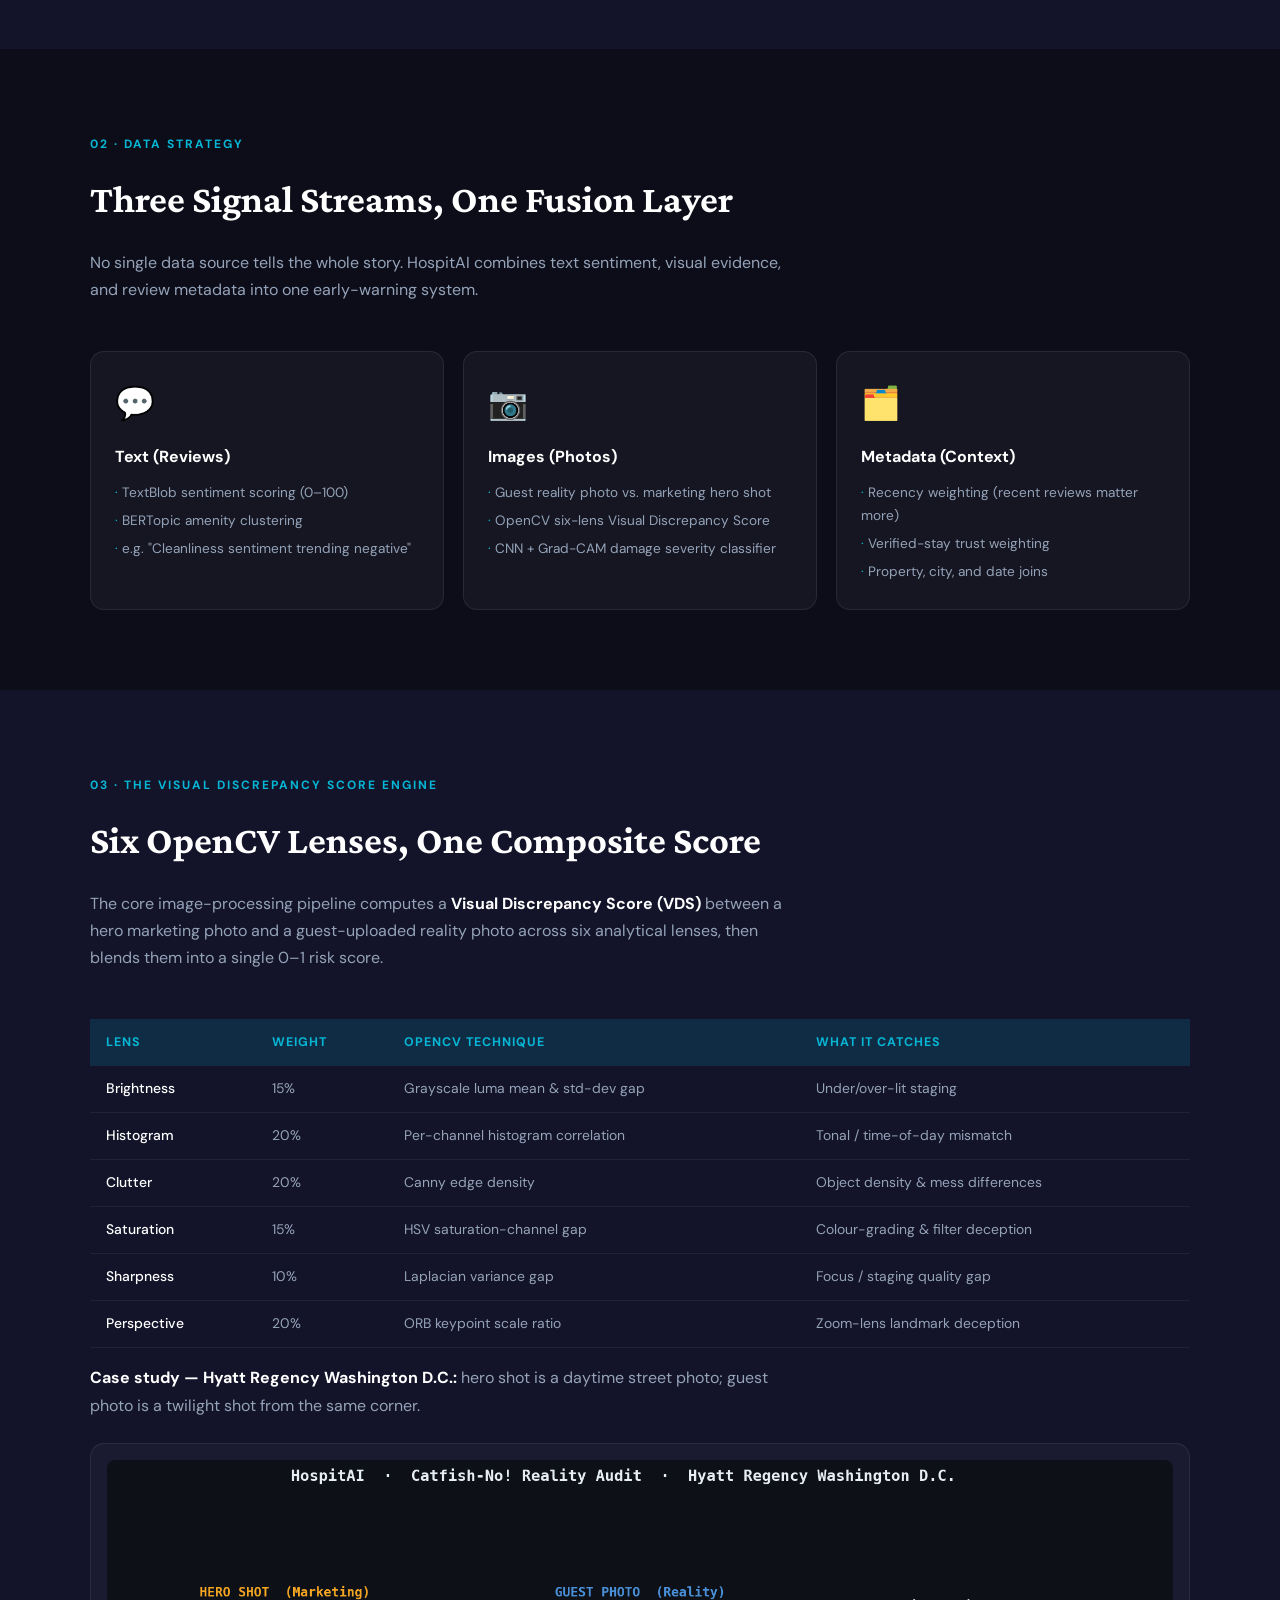
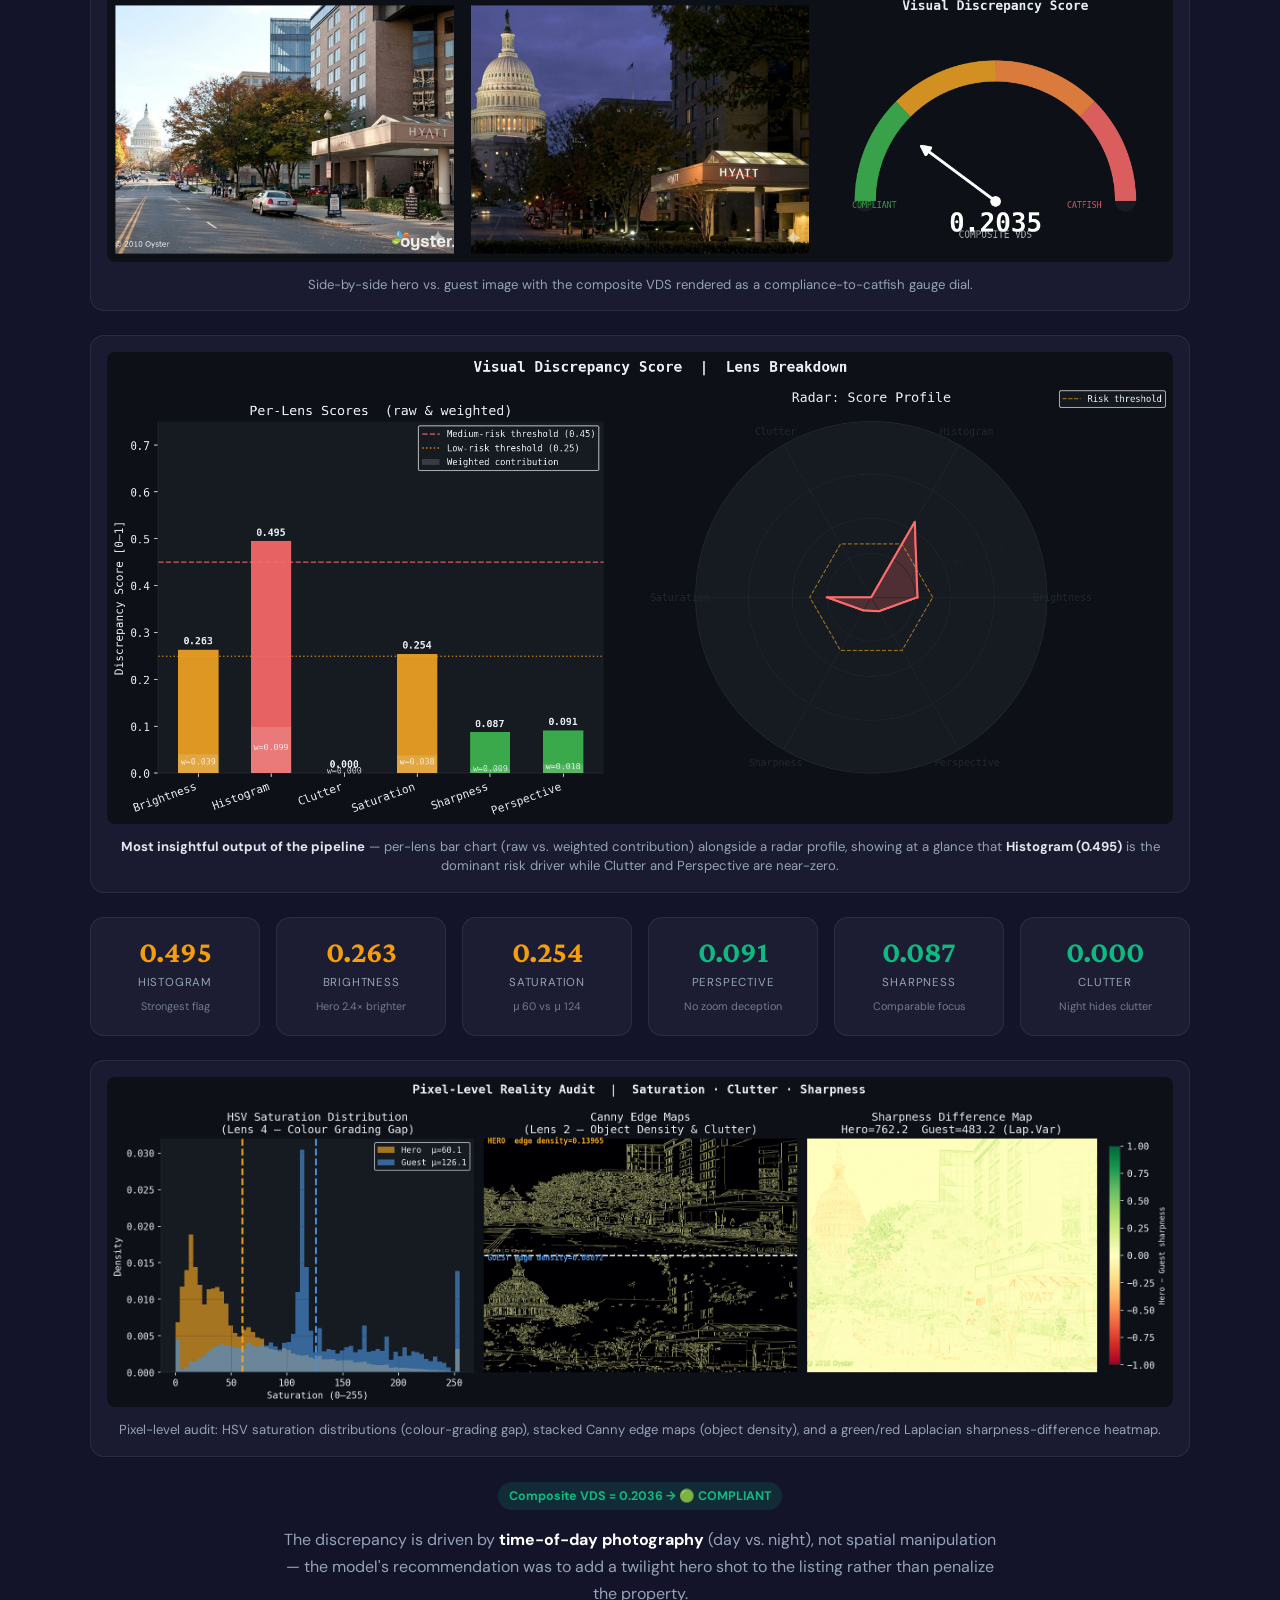
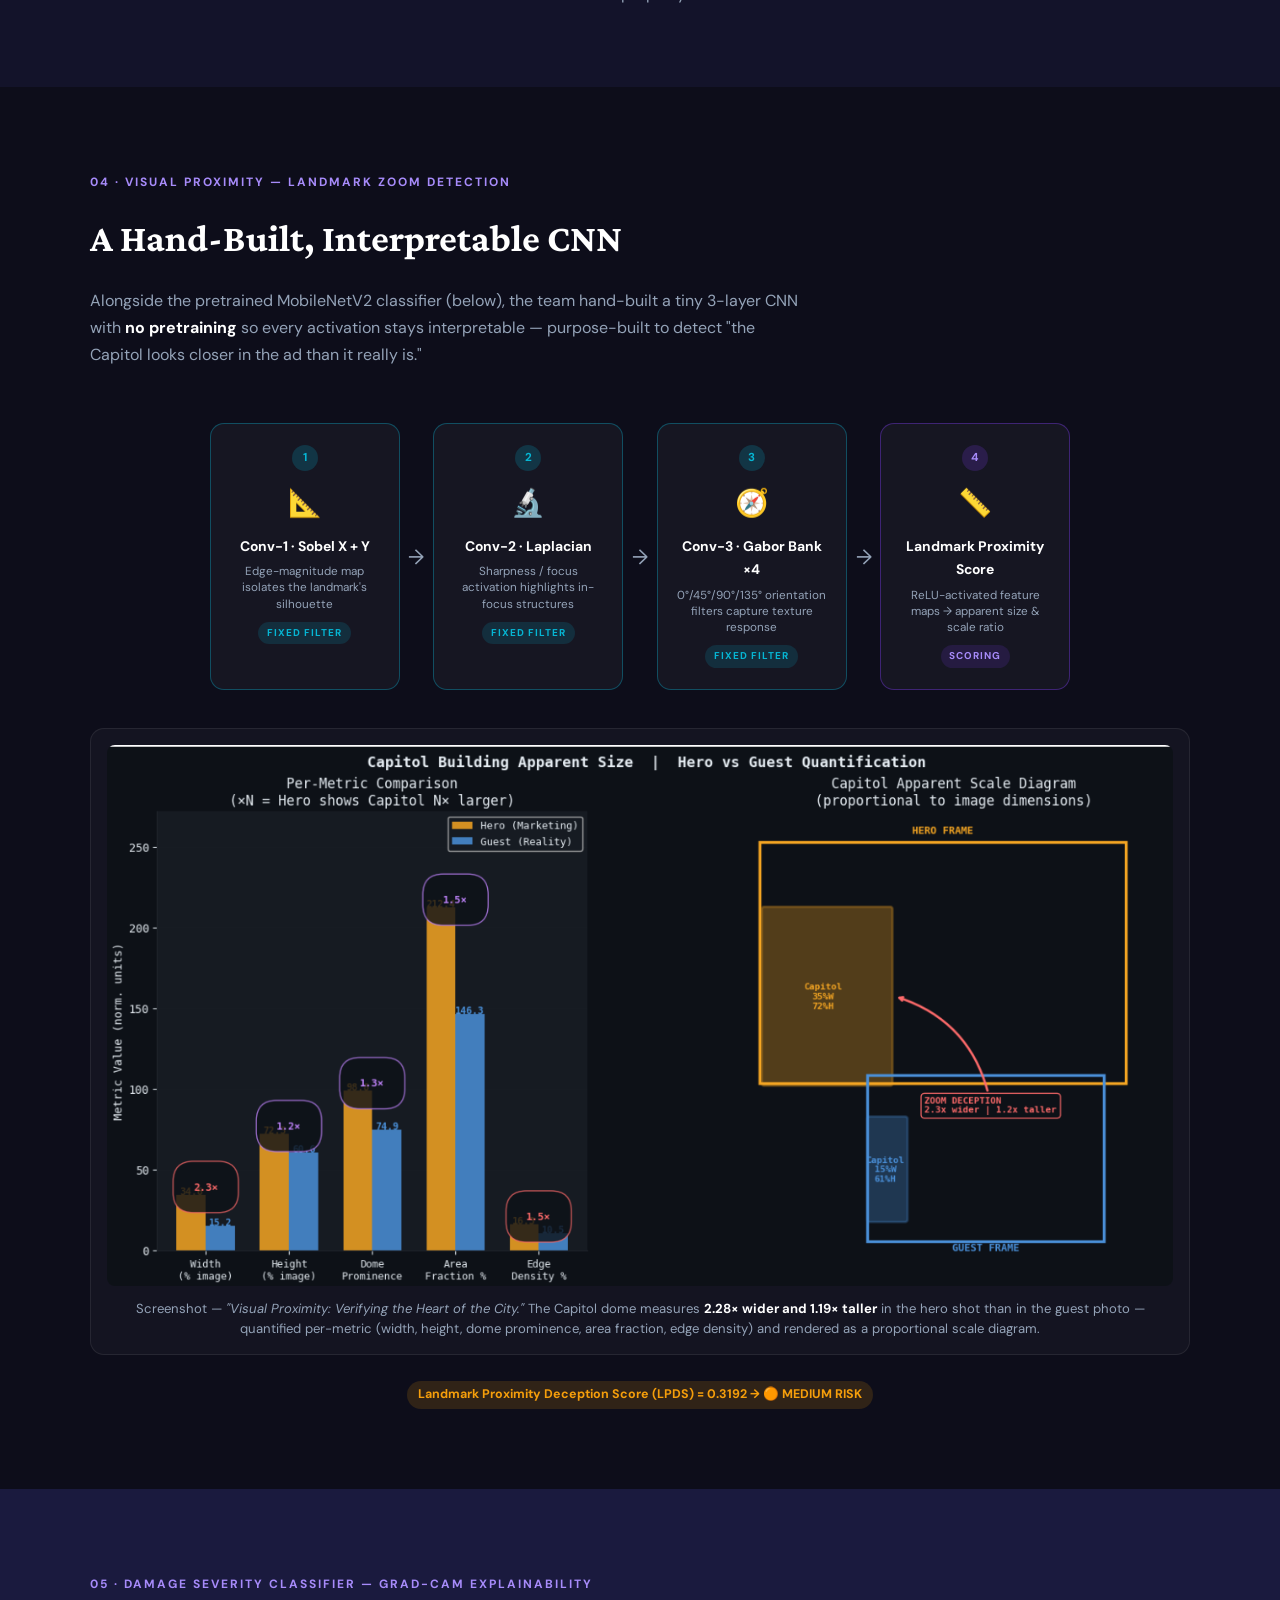
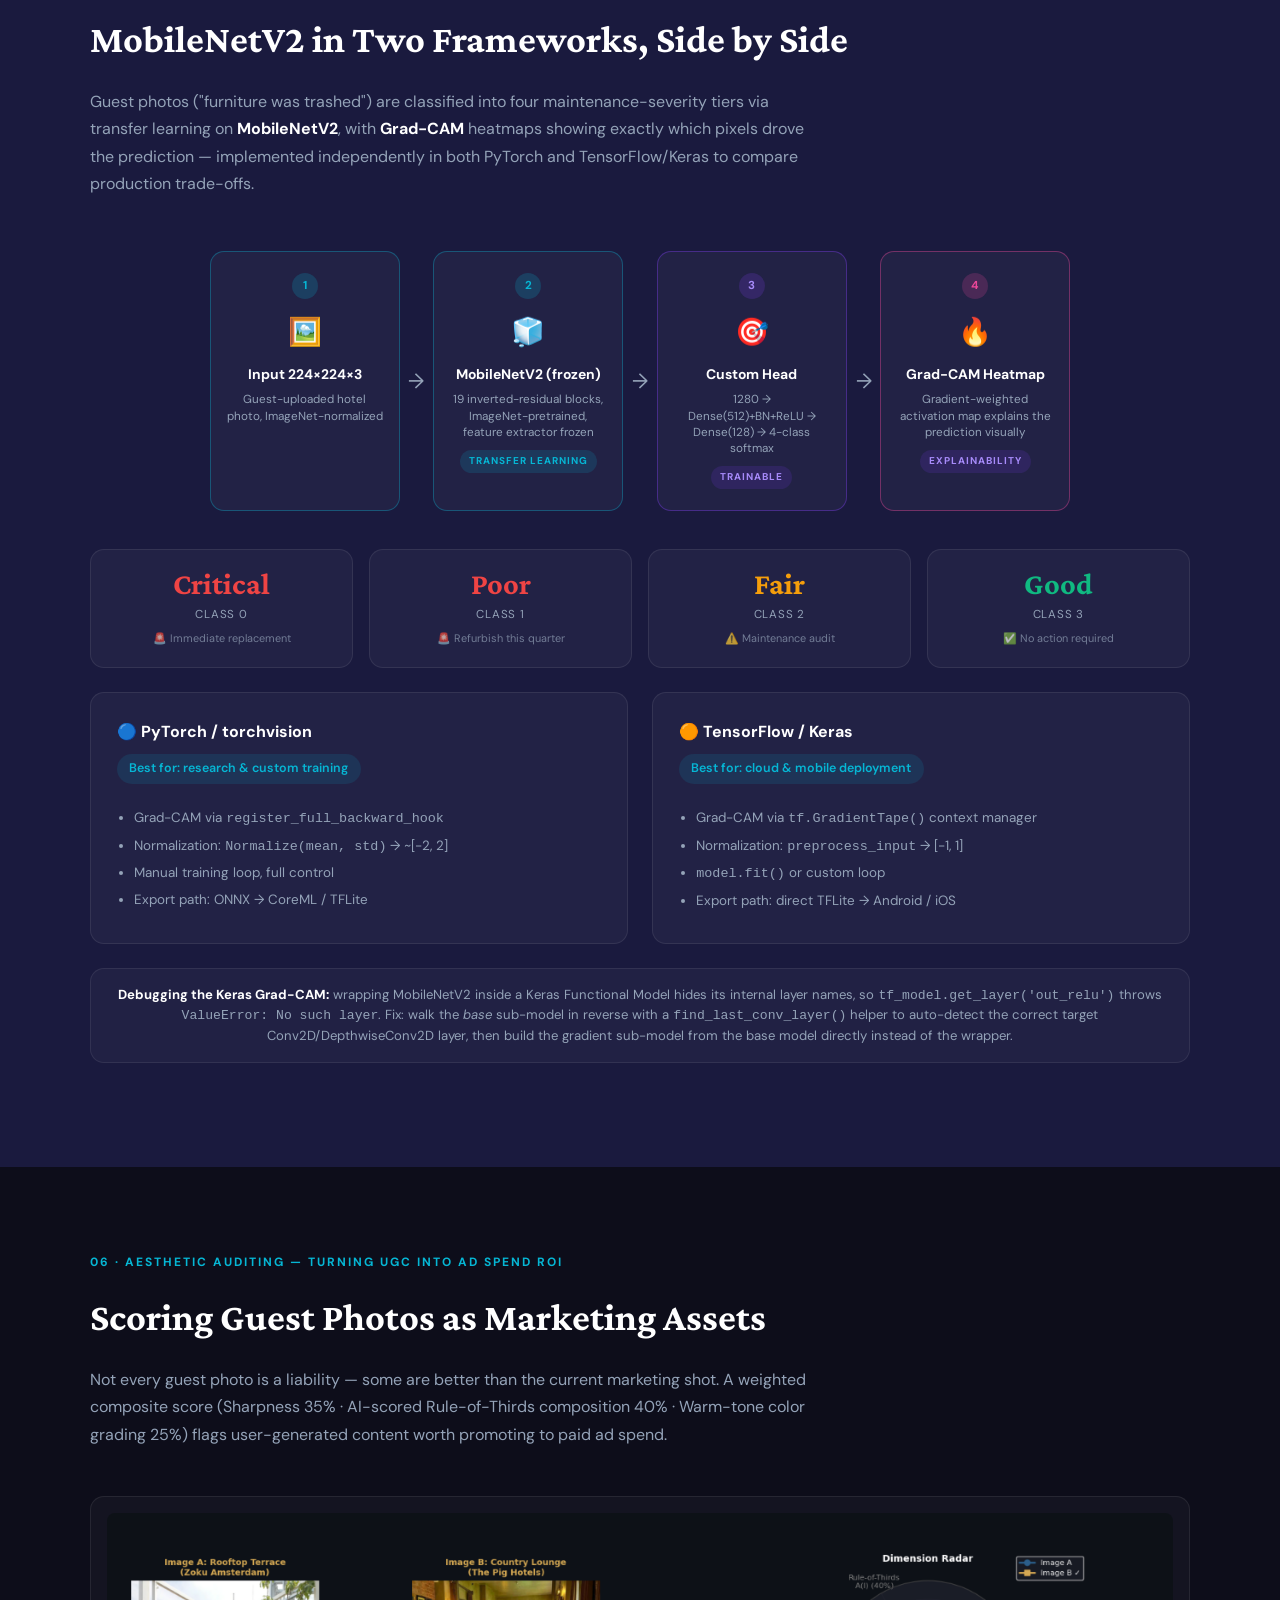
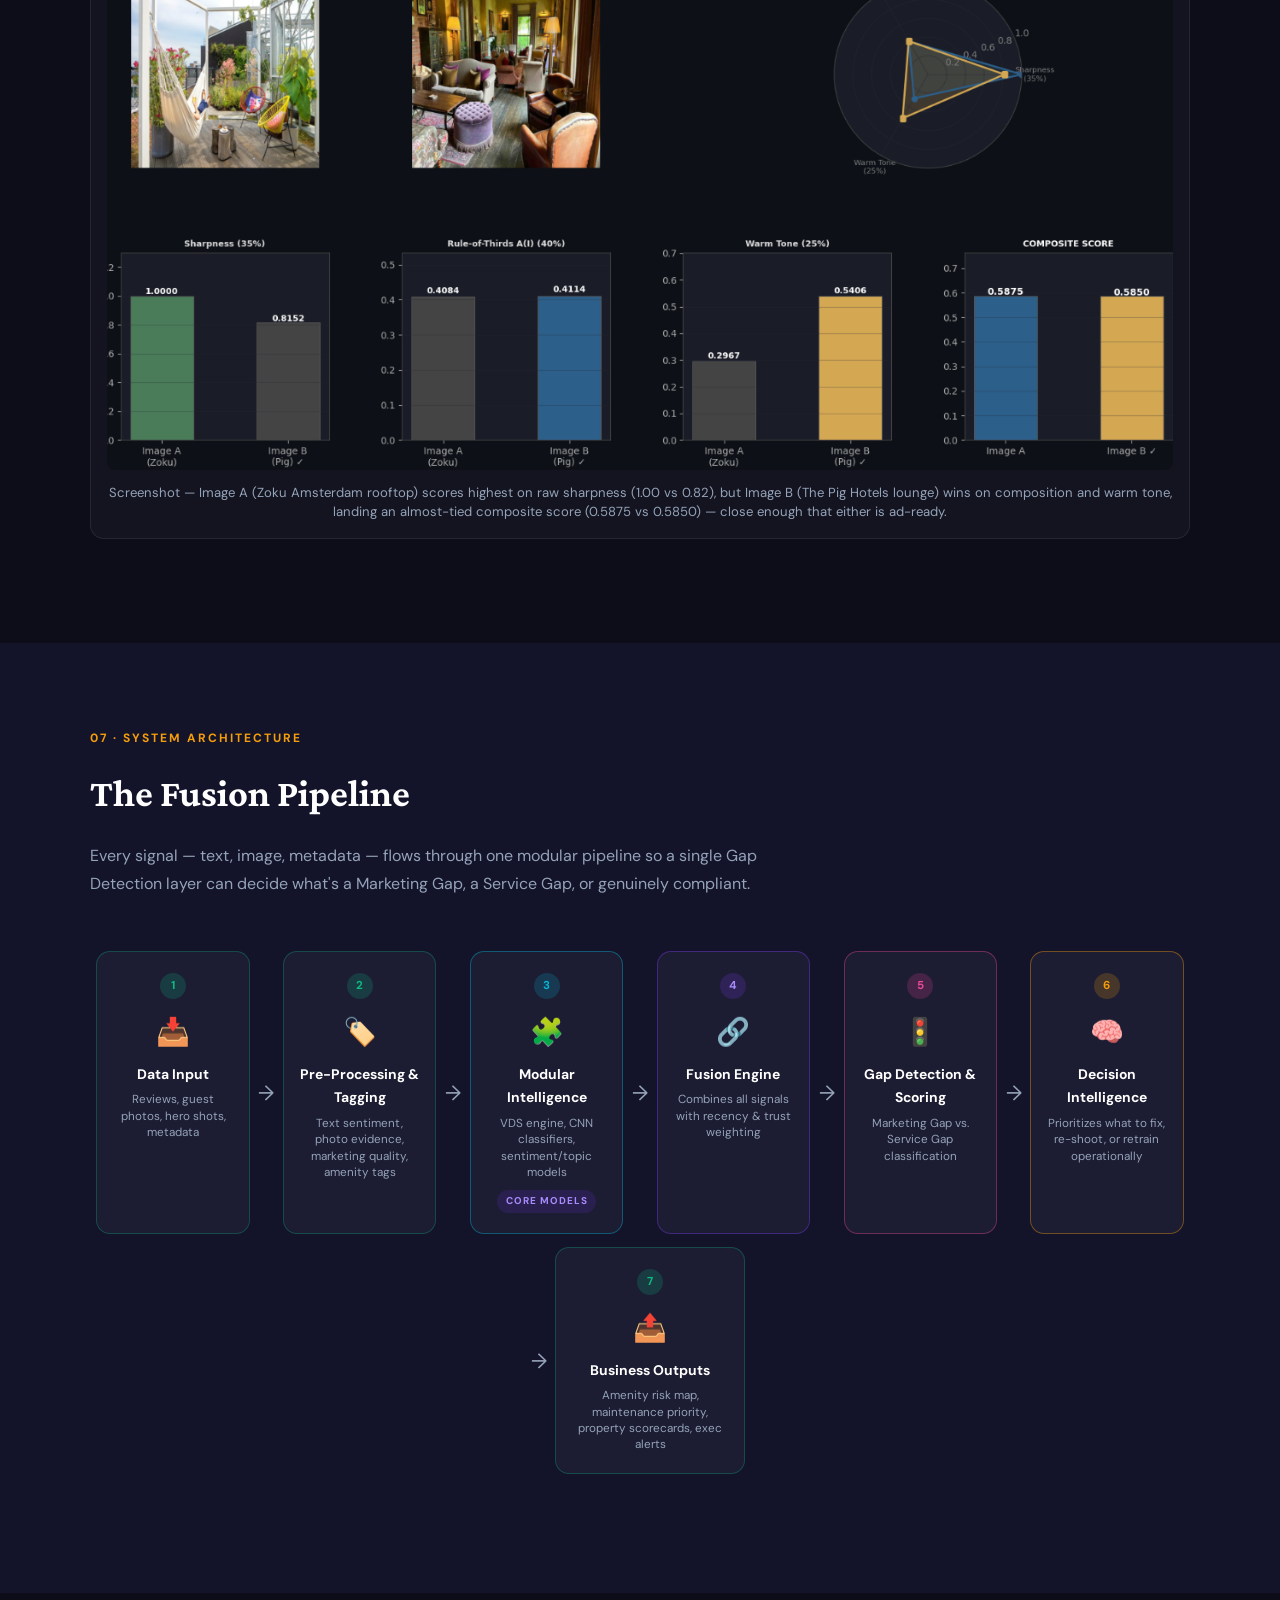
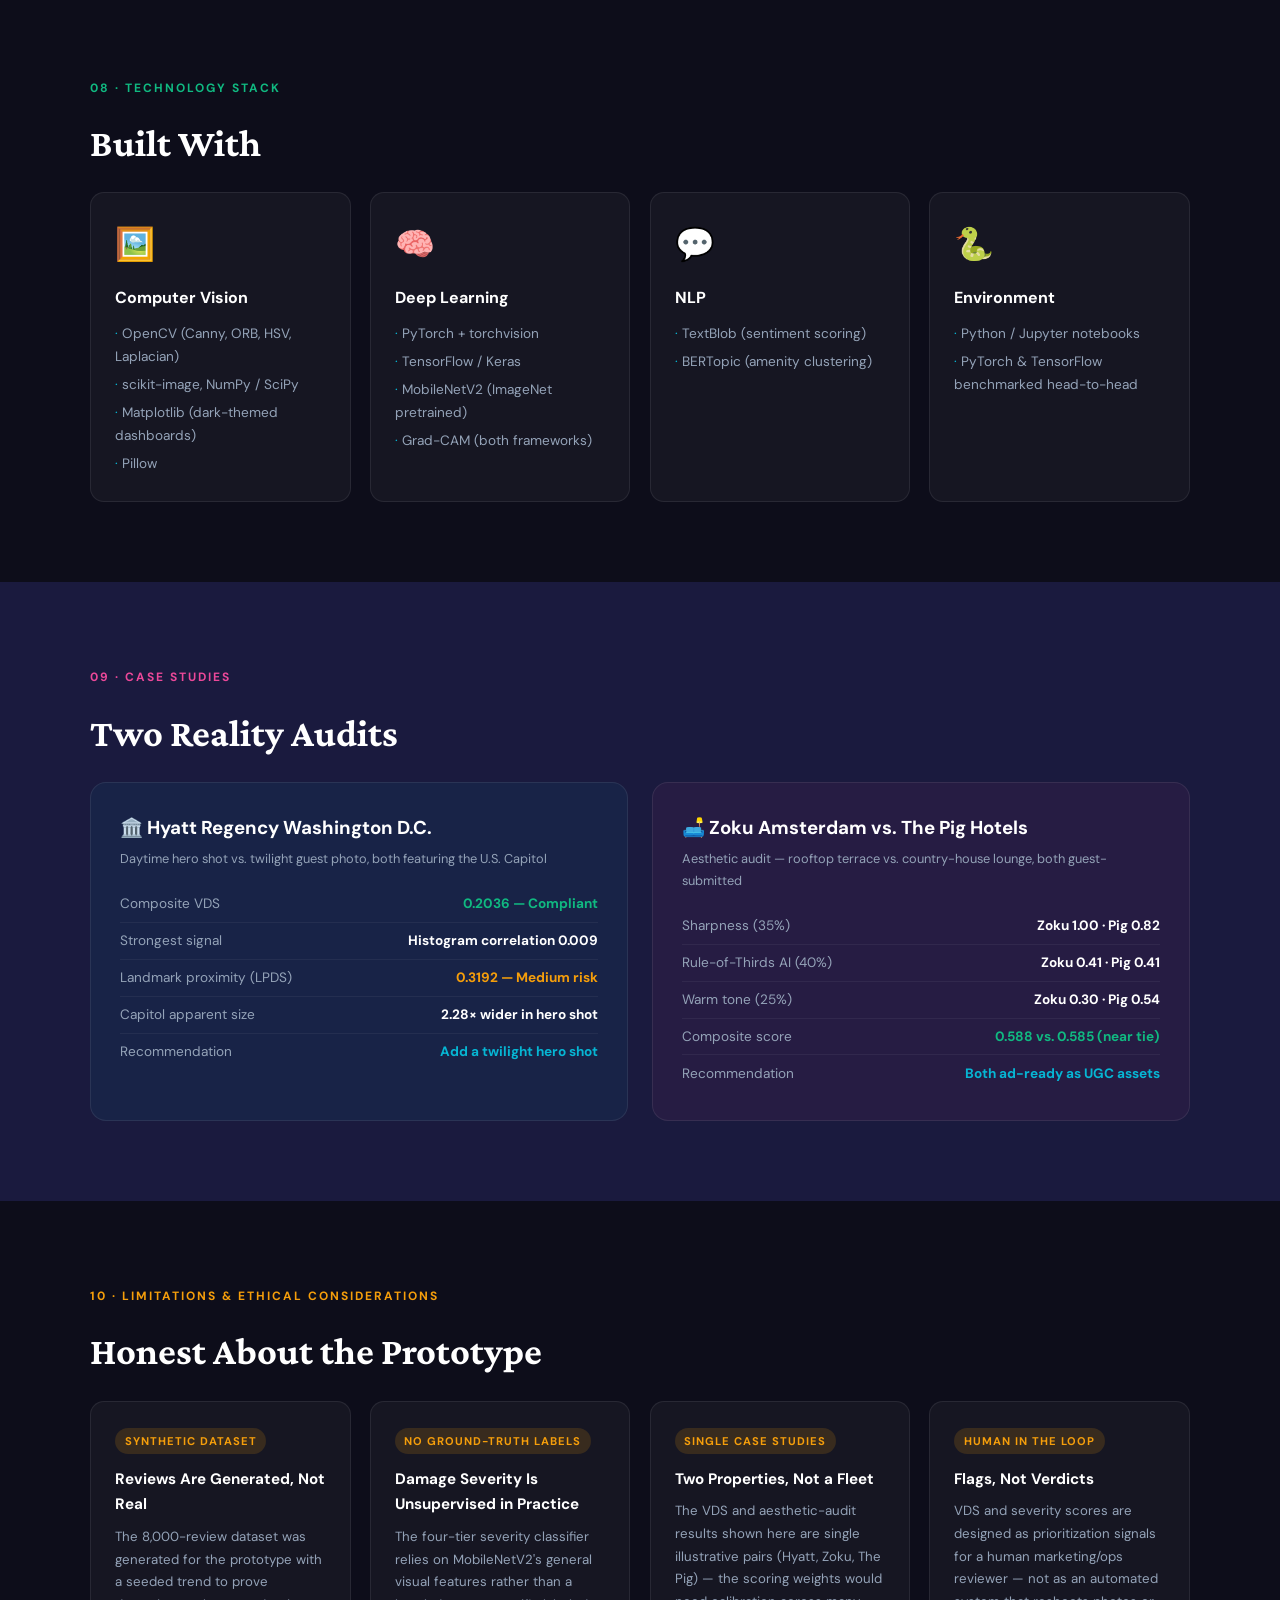
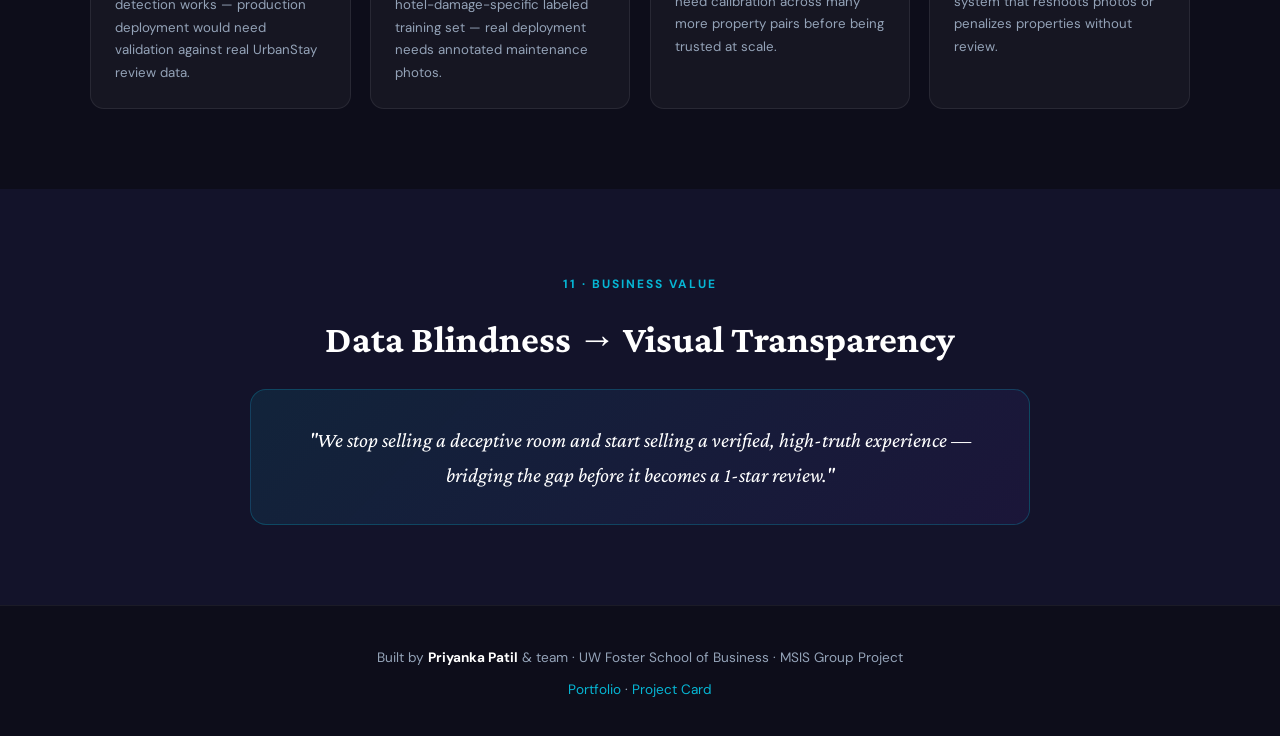
<file: hospit-ai.html>
<!DOCTYPE html>
<html lang="en">
<head>
    <meta charset="UTF-8">
    <meta name="viewport" content="width=device-width, initial-scale=1.0">
    <title>HospitAI · Priyanka Patil</title>
    <meta name="description" content="HospitAI — a multimodal reality-auditing platform that quantifies the gap between hotel marketing photos and guest reality using OpenCV vision lenses and CNN Grad-CAM.">
    <link rel="preconnect" href="https://fonts.googleapis.com">
    <link rel="preconnect" href="https://fonts.gstatic.com" crossorigin>
    <link href="https://fonts.googleapis.com/css2?family=Crimson+Pro:wght@400;600;700&family=DM+Sans:wght@400;500;700&display=swap" rel="stylesheet">
    <style>
        *, *::before, *::after { margin: 0; padding: 0; box-sizing: border-box; }

        :root {
            --purple:   #7C3AED;
            --purple-light: #A78BFA;
            --cyan:     #06B6D4;
            --green:    #10B981;
            --orange:   #F59E0B;
            --pink:     #EC4899;
            --red:      #EF4444;
            --dark:     #0D0D1A;
            --dark2:    #13132A;
            --dark3:    #1A1A3E;
            --text:     #E2E8F0;
            --muted:    #94A3B8;
            --font-display: 'Crimson Pro', serif;
            --font-body: 'DM Sans', sans-serif;
        }

        html { scroll-behavior: smooth; }

        body {
            font-family: var(--font-body);
            background: var(--dark);
            color: var(--text);
            line-height: 1.7;
        }

        /* ── NAV ── */
        nav {
            position: fixed; top: 0; width: 100%; z-index: 100;
            background: rgba(13,13,26,.85);
            backdrop-filter: blur(12px);
            border-bottom: 1px solid rgba(6,182,212,.2);
            padding: .9rem 2rem;
            display: flex; align-items: center; justify-content: space-between;
        }
        .nav-back {
            display: flex; align-items: center; gap: .5rem;
            color: var(--cyan); text-decoration: none;
            font-weight: 600; font-size: .9rem;
            transition: gap .2s;
        }
        .nav-back:hover { gap: .8rem; }
        .nav-title { font-family: var(--font-display); font-size: 1.1rem; color: white; }
        .nav-links-right { display: flex; gap: 1rem; }
        .nav-links-right a {
            padding: .45rem 1rem; border-radius: 50px; font-size: .85rem; font-weight: 600;
            text-decoration: none; transition: all .2s;
            border: 1px solid rgba(6,182,212,.5); color: var(--cyan);
        }
        .nav-links-right a:hover { background: rgba(6,182,212,.15); transform: translateY(-2px); }

        /* ── HERO ── */
        .hero {
            min-height: 90vh;
            background: linear-gradient(135deg, #0D0D1A 0%, #0f1a2e 40%, #0a1e2a 100%);
            display: flex; align-items: center; justify-content: center;
            text-align: center; padding: 6rem 2rem 4rem;
            position: relative; overflow: hidden;
        }
        .hero::before {
            content: '';
            position: absolute; inset: 0;
            background: radial-gradient(ellipse at 30% 50%, rgba(6,182,212,.15) 0%, transparent 60%),
                        radial-gradient(ellipse at 70% 30%, rgba(124,58,237,.1) 0%, transparent 50%);
        }
        .hero-badge {
            display: inline-flex; align-items: center; gap: .5rem;
            background: rgba(6,182,212,.15); border: 1px solid rgba(6,182,212,.4);
            border-radius: 50px; padding: .4rem 1.1rem;
            font-size: .8rem; font-weight: 600; color: var(--cyan);
            text-transform: uppercase; letter-spacing: 1.5px;
            margin-bottom: 1.5rem;
        }
        .hero h1 {
            font-family: var(--font-display);
            font-size: clamp(2.8rem, 6vw, 5rem);
            font-weight: 700; line-height: 1.1;
            background: linear-gradient(135deg, #fff 0%, var(--cyan) 50%, var(--purple-light) 100%);
            -webkit-background-clip: text; -webkit-text-fill-color: transparent;
            background-clip: text;
            margin-bottom: 1.2rem;
        }
        .hero-sub {
            font-size: 1.15rem; color: var(--muted); max-width: 720px; margin: 0 auto 2.5rem;
        }
        .hero-metrics {
            display: flex; flex-wrap: wrap; justify-content: center; gap: 1.2rem;
            margin-bottom: 2.5rem;
        }
        .hero-metric {
            background: rgba(255,255,255,.05); border: 1px solid rgba(255,255,255,.1);
            border-radius: 12px; padding: .8rem 1.4rem; text-align: center;
        }
        .hero-metric .val {
            font-family: var(--font-display); font-size: 2rem; font-weight: 700;
            background: linear-gradient(135deg, var(--cyan), var(--purple-light));
            -webkit-background-clip: text; -webkit-text-fill-color: transparent;
            background-clip: text;
        }
        .hero-metric .lbl { font-size: .72rem; color: var(--muted); text-transform: uppercase; letter-spacing: 1px; margin-top: .1rem; }
        .hero-cta { display: flex; gap: 1rem; justify-content: center; flex-wrap: wrap; }
        .hero-cta a {
            display: inline-flex; align-items: center; gap: .6rem;
            padding: .85rem 1.8rem; border-radius: 50px; font-weight: 700;
            text-decoration: none; font-size: .95rem; transition: all .25s;
        }
        .cta-primary { background: linear-gradient(135deg, var(--cyan), #0891B2); color: white; box-shadow: 0 4px 20px rgba(6,182,212,.4); }
        .cta-primary:hover { transform: translateY(-3px); box-shadow: 0 8px 30px rgba(6,182,212,.6); }
        .cta-back { border: 2px solid rgba(255,255,255,.15); color: var(--muted); }
        .cta-back:hover { background: rgba(255,255,255,.05); transform: translateY(-3px); }

        /* ── SECTION ── */
        section { padding: 5rem 2rem; }
        .container { max-width: 1100px; margin: 0 auto; }
        .section-label {
            display: inline-flex; align-items: center; gap: .5rem;
            font-size: .75rem; font-weight: 700; text-transform: uppercase; letter-spacing: 2px;
            margin-bottom: .8rem;
        }
        .section-title {
            font-family: var(--font-display); font-size: clamp(1.8rem, 3vw, 2.6rem);
            font-weight: 700; color: white; margin-bottom: 1rem;
        }
        .section-desc { color: var(--muted); max-width: 720px; margin-bottom: 3rem; }

        .bg-alt { background: var(--dark2); }
        .bg-alt2 { background: var(--dark3); }

        /* ── PROBLEM ── */
        .problem-grid { display: grid; grid-template-columns: 1fr 1fr; gap: 1.5rem; }
        .problem-card {
            background: rgba(255,255,255,.04); border: 1px solid rgba(255,255,255,.08);
            border-radius: 16px; padding: 1.8rem;
        }
        .problem-card .cost {
            font-family: var(--font-display); font-size: 1.9rem; font-weight: 700; margin-bottom: .3rem;
        }
        .problem-card p { color: var(--muted); font-size: .9rem; }

        /* ── DATA STRATEGY ── */
        .stack-grid { display: grid; grid-template-columns: repeat(auto-fit, minmax(220px, 1fr)); gap: 1.2rem; }
        .stack-card {
            background: rgba(255,255,255,.04); border: 1px solid rgba(255,255,255,.08);
            border-radius: 14px; padding: 1.5rem;
            transition: transform .2s, border-color .2s;
        }
        .stack-card:hover { transform: translateY(-4px); border-color: rgba(6,182,212,.4); }
        .stack-icon { font-size: 2rem; margin-bottom: .8rem; }
        .stack-title { font-weight: 700; color: white; margin-bottom: .5rem; }
        .stack-items { list-style: none; }
        .stack-items li { color: var(--muted); font-size: .85rem; padding: .15rem 0; }
        .stack-items li::before { content: '· '; color: var(--cyan); }

        /* ── PIPELINE (reused for CNN layers + multimodal pipeline) ── */
        .pipeline {
            display: flex; flex-wrap: wrap; gap: 0; justify-content: center;
            position: relative; margin: 2rem 0;
        }
        .agent {
            flex: 1; min-width: 150px; max-width: 190px;
            background: rgba(255,255,255,.04); border: 1px solid rgba(255,255,255,.1);
            border-radius: 14px; padding: 1.3rem 1rem; text-align: center;
            position: relative; margin: .4rem;
            transition: transform .2s, border-color .2s;
        }
        .agent:hover { transform: translateY(-4px); }
        .agent-num {
            width: 26px; height: 26px; border-radius: 50%;
            display: flex; align-items: center; justify-content: center;
            font-size: .72rem; font-weight: 700;
            margin: 0 auto .6rem;
        }
        .agent-icon { font-size: 1.7rem; margin-bottom: .5rem; }
        .agent-name { font-weight: 700; font-size: .87rem; color: white; margin-bottom: .3rem; }
        .agent-desc { font-size: .73rem; color: var(--muted); line-height: 1.4; }
        .agent-type {
            font-size: .62rem; font-weight: 700; text-transform: uppercase; letter-spacing: 1px;
            margin-top: .6rem; padding: .18rem .55rem; border-radius: 50px;
            display: inline-block;
        }
        .type-cv { background: rgba(6,182,212,.15); color: var(--cyan); }
        .type-ai { background: rgba(124,58,237,.15); color: var(--purple-light); }

        .pipeline-arrow {
            display: flex; align-items: center; color: var(--muted); font-size: 1.3rem;
            padding: 0 .15rem; align-self: center;
        }

        /* ── FIGURES (chart / screenshot embeds) ── */
        .figure {
            margin: 1.5rem 0; background: rgba(255,255,255,.03); border: 1px solid rgba(255,255,255,.08);
            border-radius: 14px; padding: 1rem; text-align: center;
        }
        .figure img {
            width: 100%; max-width: 100%; border-radius: 8px; display: block; margin: 0 auto;
        }
        .figure figcaption {
            color: var(--muted); font-size: .82rem; margin-top: .8rem; line-height: 1.5;
        }
        .figure figcaption strong { color: var(--text); }
        .figure-grid { display: grid; grid-template-columns: 1fr 1fr; gap: 1.5rem; }
        @media (max-width: 700px) { .figure-grid { grid-template-columns: 1fr; } }

        /* ── LENS TABLE ── */
        table { width: 100%; border-collapse: collapse; margin-bottom: 1rem; }
        th {
            text-align: left; padding: .8rem 1rem;
            background: rgba(6,182,212,.15);
            color: var(--cyan); font-size: .78rem;
            text-transform: uppercase; letter-spacing: 1px;
        }
        td { padding: .7rem 1rem; border-bottom: 1px solid rgba(255,255,255,.06); font-size: .87rem; color: var(--muted); }
        td:first-child { color: white; font-weight: 500; }
        tr:hover td { background: rgba(255,255,255,.03); }

        /* ── METRICS ── */
        .metrics-grid { display: grid; grid-template-columns: repeat(auto-fit, minmax(150px, 1fr)); gap: 1rem; margin-bottom: 1.5rem; }
        .metric-card {
            background: rgba(255,255,255,.04); border: 1px solid rgba(255,255,255,.08);
            border-radius: 14px; padding: 1.2rem; text-align: center;
            transition: transform .2s;
        }
        .metric-card:hover { transform: translateY(-3px); }
        .metric-val {
            font-family: var(--font-display); font-size: 1.9rem; font-weight: 700; line-height: 1;
            margin-bottom: .3rem;
        }
        .metric-lbl { font-size: .72rem; color: var(--muted); text-transform: uppercase; letter-spacing: .8px; }
        .metric-sub { font-size: .68rem; color: var(--muted); margin-top: .3rem; opacity: .7; }
        .risk-low { color: var(--green); }
        .risk-med { color: var(--orange); }
        .risk-high { color: var(--red); }

        .badge-compliant {
            background: rgba(16,185,129,.15); color: var(--green);
            padding: .2rem .7rem; border-radius: 50px; font-size: .78rem; font-weight: 700;
            display: inline-block;
        }
        .badge-medium {
            background: rgba(245,158,11,.15); color: var(--orange);
            padding: .2rem .7rem; border-radius: 50px; font-size: .78rem; font-weight: 700;
            display: inline-block;
        }

        /* ── DECISIONS (framework comparison) ── */
        .decisions { display: grid; grid-template-columns: 1fr 1fr; gap: 1.5rem; }
        .decision-card {
            background: rgba(255,255,255,.04); border: 1px solid rgba(255,255,255,.08);
            border-radius: 14px; padding: 1.6rem;
        }
        .decision-card h3 { color: white; font-weight: 700; margin-bottom: .5rem; font-size: 1rem; }
        .decision-card .chosen {
            display: inline-flex; align-items: center; gap: .4rem;
            background: rgba(6,182,212,.12); color: var(--cyan);
            border-radius: 50px; padding: .3rem .8rem; font-size: .78rem; font-weight: 600;
            margin-bottom: .8rem;
        }
        .decision-card p { color: var(--muted); font-size: .86rem; }
        .decision-card ul { margin: .6rem 0 0 1.1rem; color: var(--muted); font-size: .84rem; }
        .decision-card li { margin-bottom: .25rem; }

        /* ── TEST CASES ── */
        .test-grid { display: grid; grid-template-columns: repeat(auto-fit, minmax(300px, 1fr)); gap: 1.5rem; }
        .test-card {
            border-radius: 16px; padding: 1.8rem;
            border: 1px solid rgba(255,255,255,.08);
        }
        .test-card h3 { font-weight: 700; color: white; margin-bottom: .3rem; }
        .test-card .sub { font-size: .8rem; color: var(--muted); margin-bottom: 1rem; }
        .test-result { display: flex; justify-content: space-between; padding: .4rem 0; border-bottom: 1px solid rgba(255,255,255,.05); font-size: .85rem; }
        .test-result:last-child { border-bottom: none; }
        .test-result span { color: var(--muted); }
        .test-result strong { color: white; }
        .tc1 { background: rgba(6,182,212,.06); }
        .tc2 { background: rgba(236,72,153,.06); }

        /* ── ETHICAL / LIMITATIONS ── */
        .ethical-grid { display: grid; grid-template-columns: repeat(auto-fit, minmax(240px, 1fr)); gap: 1.2rem; }
        .ethical-card {
            border-radius: 14px; padding: 1.5rem;
            background: rgba(255,255,255,.04); border: 1px solid rgba(255,255,255,.08);
        }
        .ethical-card .risk-label {
            font-size: .7rem; font-weight: 700; text-transform: uppercase; letter-spacing: 1px;
            padding: .2rem .6rem; border-radius: 50px; margin-bottom: .8rem; display: inline-block;
            background: rgba(245,158,11,.15); color: var(--orange);
        }
        .ethical-card h3 { color: white; font-weight: 700; margin-bottom: .5rem; font-size: .95rem; }
        .ethical-card p { color: var(--muted); font-size: .83rem; }

        /* ── QUOTE ── */
        .quote-card {
            background: linear-gradient(135deg, rgba(6,182,212,.1), rgba(124,58,237,.08));
            border: 1px solid rgba(6,182,212,.25); border-radius: 16px;
            padding: 2rem; text-align: center; max-width: 780px; margin: 0 auto;
        }
        .quote-card p { font-family: var(--font-display); font-size: 1.3rem; color: white; font-style: italic; }

        /* ── FOOTER ── */
        footer {
            background: var(--dark); border-top: 1px solid rgba(255,255,255,.06);
            padding: 2.5rem 2rem; text-align: center;
        }
        footer a { color: var(--cyan); text-decoration: none; }
        footer p { color: var(--muted); font-size: .85rem; }

        /* ── RESPONSIVE ── */
        @media (max-width: 700px) {
            .problem-grid, .versions, .decisions { grid-template-columns: 1fr; }
            .pipeline { flex-direction: column; align-items: center; }
            .pipeline-arrow { transform: rotate(90deg); }
        }
    </style>
</head>
<body>

<!-- NAV -->
<nav>
    <a href="index.html" class="nav-back">← Back to Portfolio</a>
    <span class="nav-title">HospitAI</span>
    <div class="nav-links-right">
        <a href="index.html#hospit-ai">Portfolio Card</a>
    </div>
</nav>

<!-- HERO -->
<section class="hero">
    <div style="position:relative;z-index:1;width:100%">
        <div style="display:flex;justify-content:center;margin-bottom:1rem;">
            <span class="hero-badge">🏨 AI / MSIS Group Project · Computer Vision · NLP</span>
        </div>
        <h1>HospitAI</h1>
        <p class="hero-sub">"Catfish-No!" — a multimodal reality-auditing framework that quantifies the gap between a hotel's marketing photos and guest-uploaded reality, and flags maintenance issues automatically from guest photos, so operators fix the right thing before it becomes a 1-star review.</p>

        <div class="hero-metrics">
            <div class="hero-metric">
                <div class="val">6</div>
                <div class="lbl">OpenCV Analytical Lenses</div>
            </div>
            <div class="hero-metric">
                <div class="val">2</div>
                <div class="lbl">CNN Frameworks Benchmarked</div>
            </div>
            <div class="hero-metric">
                <div class="val">8,000</div>
                <div class="lbl">Synthetic Reviews Audited</div>
            </div>
            <div class="hero-metric">
                <div class="val">50+</div>
                <div class="lbl">Hotels (Client Simulation)</div>
            </div>
        </div>

        <div class="hero-cta">
            <a href="#vds-engine" class="cta-primary">📊 See the Visual Discrepancy Score ↓</a>
            <a href="index.html" class="cta-back">← Portfolio</a>
        </div>
    </div>
</section>

<!-- BUSINESS PROBLEM -->
<section class="bg-alt">
    <div class="container">
        <div class="section-label" style="color:var(--orange)">01 · Business Problem</div>
        <h2 class="section-title">Data Blindness</h2>
        <p class="section-desc"><strong style="color:white">Client scenario:</strong> UrbanStay Collective, a simulated 50+ property hotel group. Star ratings look "okay," but growth is stagnant — and a single average score can't tell you <em>which</em> amenity is causing pain, or whether the problem is a <strong>Marketing Gap</strong> (ads oversell reality) or a <strong>Service Gap</strong> (the room is fine, the service isn't).</p>

        <div class="problem-grid">
            <div class="problem-card">
                <div class="cost" style="color:var(--orange)">Marketing Gap</div>
                <p>Hero shots promise bright, spacious, landmark-adjacent rooms — guests arrive to something visibly different, and trust erodes before check-in even finishes.</p>
            </div>
            <div class="problem-card">
                <div class="cost" style="color:var(--red)">Service Gap</div>
                <p>The room matches the photos, but staff, noise, or check-in friction is the real driver of dissatisfaction — a completely different fix than "reshoot the brochure."</p>
            </div>
            <div class="problem-card">
                <div class="cost" style="color:var(--cyan)">8,000 reviews</div>
                <p>Synthetic dataset across 8 UrbanStay properties (hotel, city, date, verified stay, rating, text) with a seeded "dark rooms / dark bathrooms" trend to prove early-warning detection works.</p>
            </div>
            <div class="problem-card">
                <div class="cost" style="color:var(--purple-light)">The Goal</div>
                <p>Turn messy, multimodal guest feedback — text, photos, metadata — into an actionable signal: what to fix, where, and how urgently.</p>
            </div>
        </div>
    </div>
</section>

<!-- MULTIMODAL DATA STRATEGY -->
<section>
    <div class="container">
        <div class="section-label" style="color:var(--cyan)">02 · Data Strategy</div>
        <h2 class="section-title">Three Signal Streams, One Fusion Layer</h2>
        <p class="section-desc">No single data source tells the whole story. HospitAI combines text sentiment, visual evidence, and review metadata into one early-warning system.</p>
        <div class="stack-grid">
            <div class="stack-card">
                <div class="stack-icon">💬</div>
                <div class="stack-title">Text (Reviews)</div>
                <ul class="stack-items">
                    <li>TextBlob sentiment scoring (0–100)</li>
                    <li>BERTopic amenity clustering</li>
                    <li>e.g. "Cleanliness sentiment trending negative"</li>
                </ul>
            </div>
            <div class="stack-card">
                <div class="stack-icon">📷</div>
                <div class="stack-title">Images (Photos)</div>
                <ul class="stack-items">
                    <li>Guest reality photo vs. marketing hero shot</li>
                    <li>OpenCV six-lens Visual Discrepancy Score</li>
                    <li>CNN + Grad-CAM damage severity classifier</li>
                </ul>
            </div>
            <div class="stack-card">
                <div class="stack-icon">🗂️</div>
                <div class="stack-title">Metadata (Context)</div>
                <ul class="stack-items">
                    <li>Recency weighting (recent reviews matter more)</li>
                    <li>Verified-stay trust weighting</li>
                    <li>Property, city, and date joins</li>
                </ul>
            </div>
        </div>
    </div>
</section>

<!-- VDS ENGINE -->
<section class="bg-alt" id="vds-engine">
    <div class="container">
        <div class="section-label" style="color:var(--cyan)">03 · The Visual Discrepancy Score Engine</div>
        <h2 class="section-title">Six OpenCV Lenses, One Composite Score</h2>
        <p class="section-desc">The core image-processing pipeline computes a <strong style="color:white">Visual Discrepancy Score (VDS)</strong> between a hero marketing photo and a guest-uploaded reality photo across six analytical lenses, then blends them into a single 0–1 risk score.</p>

        <table>
            <thead><tr><th>Lens</th><th>Weight</th><th>OpenCV Technique</th><th>What It Catches</th></tr></thead>
            <tbody>
                <tr><td>Brightness</td><td>15%</td><td>Grayscale luma mean &amp; std-dev gap</td><td>Under/over-lit staging</td></tr>
                <tr><td>Histogram</td><td>20%</td><td>Per-channel histogram correlation</td><td>Tonal / time-of-day mismatch</td></tr>
                <tr><td>Clutter</td><td>20%</td><td>Canny edge density</td><td>Object density &amp; mess differences</td></tr>
                <tr><td>Saturation</td><td>15%</td><td>HSV saturation-channel gap</td><td>Colour-grading &amp; filter deception</td></tr>
                <tr><td>Sharpness</td><td>10%</td><td>Laplacian variance gap</td><td>Focus / staging quality gap</td></tr>
                <tr><td>Perspective</td><td>20%</td><td>ORB keypoint scale ratio</td><td>Zoom-lens landmark deception</td></tr>
            </tbody>
        </table>

        <p class="section-desc" style="margin-bottom:1.5rem;"><strong style="color:white">Case study — Hyatt Regency Washington D.C.:</strong> hero shot is a daytime street photo; guest photo is a twilight shot from the same corner.</p>

        <div class="figure">
            <img src="images/HospitAI/vds-hero-vs-guest-gauge.png" alt="Hyatt Regency hero marketing shot vs guest reality photo with composite Visual Discrepancy Score gauge reading 0.2035">
            <figcaption>Side-by-side hero vs. guest image with the composite VDS rendered as a compliance-to-catfish gauge dial.</figcaption>
        </div>

        <div class="figure">
            <img src="images/HospitAI/vds-lens-breakdown.png" alt="Bar chart and radar chart breaking down the six VDS lens scores for the Hyatt Regency case study">
            <figcaption><strong>Most insightful output of the pipeline</strong> — per-lens bar chart (raw vs. weighted contribution) alongside a radar profile, showing at a glance that <strong>Histogram (0.495)</strong> is the dominant risk driver while Clutter and Perspective are near-zero.</figcaption>
        </div>

        <div class="metrics-grid">
            <div class="metric-card"><div class="metric-val risk-med">0.495</div><div class="metric-lbl">Histogram</div><div class="metric-sub">Strongest flag</div></div>
            <div class="metric-card"><div class="metric-val risk-med">0.263</div><div class="metric-lbl">Brightness</div><div class="metric-sub">Hero 2.4× brighter</div></div>
            <div class="metric-card"><div class="metric-val risk-med">0.254</div><div class="metric-lbl">Saturation</div><div class="metric-sub">μ 60 vs μ 124</div></div>
            <div class="metric-card"><div class="metric-val risk-low">0.091</div><div class="metric-lbl">Perspective</div><div class="metric-sub">No zoom deception</div></div>
            <div class="metric-card"><div class="metric-val risk-low">0.087</div><div class="metric-lbl">Sharpness</div><div class="metric-sub">Comparable focus</div></div>
            <div class="metric-card"><div class="metric-val risk-low">0.000</div><div class="metric-lbl">Clutter</div><div class="metric-sub">Night hides clutter</div></div>
        </div>

        <div class="figure">
            <img src="images/HospitAI/vds-pixel-level-audit.png" alt="Pixel-level reality audit showing HSV saturation histograms, stacked Canny edge maps, and a sharpness difference heatmap">
            <figcaption>Pixel-level audit: HSV saturation distributions (colour-grading gap), stacked Canny edge maps (object density), and a green/red Laplacian sharpness-difference heatmap.</figcaption>
        </div>

        <div style="text-align:center;margin-top:1rem;">
            <span class="badge-compliant">Composite VDS = 0.2036 → 🟢 COMPLIANT</span>
            <p class="section-desc" style="margin:1rem auto 0;">The discrepancy is driven by <strong style="color:white">time-of-day photography</strong> (day vs. night), not spatial manipulation — the model's recommendation was to add a twilight hero shot to the listing rather than penalize the property.</p>
        </div>
    </div>
</section>

<!-- LANDMARK ZOOM DECEPTION / INTERPRETABLE CNN -->
<section id="architecture">
    <div class="container">
        <div class="section-label" style="color:var(--purple-light)">04 · Visual Proximity — Landmark Zoom Detection</div>
        <h2 class="section-title">A Hand-Built, Interpretable CNN</h2>
        <p class="section-desc">Alongside the pretrained MobileNetV2 classifier (below), the team hand-built a tiny 3-layer CNN with <strong style="color:white">no pretraining</strong> so every activation stays interpretable — purpose-built to detect "the Capitol looks closer in the ad than it really is."</p>

        <div class="pipeline">
            <div class="agent" style="border-color:rgba(6,182,212,.35)">
                <div class="agent-num" style="background:rgba(6,182,212,.2);color:var(--cyan)">1</div>
                <div class="agent-icon">📐</div>
                <div class="agent-name">Conv-1 · Sobel X + Y</div>
                <div class="agent-desc">Edge-magnitude map isolates the landmark's silhouette</div>
                <span class="agent-type type-cv">Fixed Filter</span>
            </div>
            <div class="pipeline-arrow">→</div>
            <div class="agent" style="border-color:rgba(6,182,212,.35)">
                <div class="agent-num" style="background:rgba(6,182,212,.2);color:var(--cyan)">2</div>
                <div class="agent-icon">🔬</div>
                <div class="agent-name">Conv-2 · Laplacian</div>
                <div class="agent-desc">Sharpness / focus activation highlights in-focus structures</div>
                <span class="agent-type type-cv">Fixed Filter</span>
            </div>
            <div class="pipeline-arrow">→</div>
            <div class="agent" style="border-color:rgba(6,182,212,.35)">
                <div class="agent-num" style="background:rgba(6,182,212,.2);color:var(--cyan)">3</div>
                <div class="agent-icon">🧭</div>
                <div class="agent-name">Conv-3 · Gabor Bank ×4</div>
                <div class="agent-desc">0°/45°/90°/135° orientation filters capture texture response</div>
                <span class="agent-type type-cv">Fixed Filter</span>
            </div>
            <div class="pipeline-arrow">→</div>
            <div class="agent" style="border-color:rgba(124,58,237,.4)">
                <div class="agent-num" style="background:rgba(124,58,237,.2);color:var(--purple-light)">4</div>
                <div class="agent-icon">📏</div>
                <div class="agent-name">Landmark Proximity Score</div>
                <div class="agent-desc">ReLU-activated feature maps → apparent size &amp; scale ratio</div>
                <span class="agent-type type-ai">Scoring</span>
            </div>
        </div>

        <div class="figure">
            <img src="images/HospitAI/slide10-landmark-zoom-deception.png" alt="Capitol Building apparent size bar chart and proportional scale diagram comparing hero vs guest photos">
            <figcaption>Screenshot — <em>"Visual Proximity: Verifying the Heart of the City."</em> The Capitol dome measures <strong style="color:white">2.28× wider and 1.19× taller</strong> in the hero shot than in the guest photo — quantified per-metric (width, height, dome prominence, area fraction, edge density) and rendered as a proportional scale diagram.</figcaption>
        </div>
        <div style="text-align:center;">
            <span class="badge-medium">Landmark Proximity Deception Score (LPDS) = 0.3192 → 🟠 MEDIUM RISK</span>
        </div>
    </div>
</section>

<!-- CNN DAMAGE SEVERITY + GRAD-CAM -->
<section class="bg-alt2">
    <div class="container">
        <div class="section-label" style="color:var(--purple-light)">05 · Damage Severity Classifier — Grad-CAM Explainability</div>
        <h2 class="section-title">MobileNetV2 in Two Frameworks, Side by Side</h2>
        <p class="section-desc">Guest photos ("furniture was trashed") are classified into four maintenance-severity tiers via transfer learning on <strong style="color:white">MobileNetV2</strong>, with <strong style="color:white">Grad-CAM</strong> heatmaps showing exactly which pixels drove the prediction — implemented independently in both PyTorch and TensorFlow/Keras to compare production trade-offs.</p>

        <div class="pipeline">
            <div class="agent" style="border-color:rgba(6,182,212,.35)">
                <div class="agent-num" style="background:rgba(6,182,212,.2);color:var(--cyan)">1</div>
                <div class="agent-icon">🖼️</div>
                <div class="agent-name">Input 224×224×3</div>
                <div class="agent-desc">Guest-uploaded hotel photo, ImageNet-normalized</div>
            </div>
            <div class="pipeline-arrow">→</div>
            <div class="agent" style="border-color:rgba(6,182,212,.35)">
                <div class="agent-num" style="background:rgba(6,182,212,.2);color:var(--cyan)">2</div>
                <div class="agent-icon">🧊</div>
                <div class="agent-name">MobileNetV2 (frozen)</div>
                <div class="agent-desc">19 inverted-residual blocks, ImageNet-pretrained, feature extractor frozen</div>
                <span class="agent-type type-cv">Transfer Learning</span>
            </div>
            <div class="pipeline-arrow">→</div>
            <div class="agent" style="border-color:rgba(124,58,237,.4)">
                <div class="agent-num" style="background:rgba(124,58,237,.2);color:var(--purple-light)">3</div>
                <div class="agent-icon">🎯</div>
                <div class="agent-name">Custom Head</div>
                <div class="agent-desc">1280 → Dense(512)+BN+ReLU → Dense(128) → 4-class softmax</div>
                <span class="agent-type type-ai">Trainable</span>
            </div>
            <div class="pipeline-arrow">→</div>
            <div class="agent" style="border-color:rgba(236,72,153,.4)">
                <div class="agent-num" style="background:rgba(236,72,153,.2);color:var(--pink)">4</div>
                <div class="agent-icon">🔥</div>
                <div class="agent-name">Grad-CAM Heatmap</div>
                <div class="agent-desc">Gradient-weighted activation map explains the prediction visually</div>
                <span class="agent-type type-ai">Explainability</span>
            </div>
        </div>

        <div class="metrics-grid" style="margin-top:1rem;">
            <div class="metric-card"><div class="metric-val risk-high">Critical</div><div class="metric-lbl">Class 0</div><div class="metric-sub">🚨 Immediate replacement</div></div>
            <div class="metric-card"><div class="metric-val risk-high">Poor</div><div class="metric-lbl">Class 1</div><div class="metric-sub">🚨 Refurbish this quarter</div></div>
            <div class="metric-card"><div class="metric-val risk-med">Fair</div><div class="metric-lbl">Class 2</div><div class="metric-sub">⚠️ Maintenance audit</div></div>
            <div class="metric-card"><div class="metric-val risk-low">Good</div><div class="metric-lbl">Class 3</div><div class="metric-sub">✅ No action required</div></div>
        </div>

        <div class="decisions" style="margin-top:1.5rem;">
            <div class="decision-card">
                <h3>🔵 PyTorch / torchvision</h3>
                <div class="chosen">Best for: research &amp; custom training</div>
                <ul>
                    <li>Grad-CAM via <code>register_full_backward_hook</code></li>
                    <li>Normalization: <code>Normalize(mean, std)</code> → ~[-2, 2]</li>
                    <li>Manual training loop, full control</li>
                    <li>Export path: ONNX → CoreML / TFLite</li>
                </ul>
            </div>
            <div class="decision-card">
                <h3>🟠 TensorFlow / Keras</h3>
                <div class="chosen">Best for: cloud &amp; mobile deployment</div>
                <ul>
                    <li>Grad-CAM via <code>tf.GradientTape()</code> context manager</li>
                    <li>Normalization: <code>preprocess_input</code> → [-1, 1]</li>
                    <li><code>model.fit()</code> or custom loop</li>
                    <li>Export path: direct TFLite → Android / iOS</li>
                </ul>
            </div>
        </div>

        <div class="figure" style="margin-top:1.5rem;">
            <figcaption style="margin-top:0;"><strong style="color:white">Debugging the Keras Grad-CAM:</strong> wrapping MobileNetV2 inside a Keras Functional Model hides its internal layer names, so <code>tf_model.get_layer('out_relu')</code> throws <code>ValueError: No such layer</code>. Fix: walk the <em>base</em> sub-model in reverse with a <code>find_last_conv_layer()</code> helper to auto-detect the correct target Conv2D/DepthwiseConv2D layer, then build the gradient sub-model from the base model directly instead of the wrapper.</figcaption>
        </div>
    </div>
</section>

<!-- AESTHETIC AUDITING -->
<section>
    <div class="container">
        <div class="section-label" style="color:var(--cyan)">06 · Aesthetic Auditing — Turning UGC into Ad Spend ROI</div>
        <h2 class="section-title">Scoring Guest Photos as Marketing Assets</h2>
        <p class="section-desc">Not every guest photo is a liability — some are better than the current marketing shot. A weighted composite score (Sharpness 35% · AI-scored Rule-of-Thirds composition 40% · Warm-tone color grading 25%) flags user-generated content worth promoting to paid ad spend.</p>

        <div class="figure">
            <img src="images/HospitAI/slide11-aesthetic-audit-dashboard.png" alt="Dashboard comparing Zoku Amsterdam rooftop terrace vs The Pig Hotels country lounge across sharpness, rule-of-thirds, warm tone, and composite score">
            <figcaption>Screenshot — Image A (Zoku Amsterdam rooftop) scores highest on raw sharpness (1.00 vs 0.82), but Image B (The Pig Hotels lounge) wins on composition and warm tone, landing an almost-tied composite score (0.5875 vs 0.5850) — close enough that either is ad-ready.</figcaption>
        </div>
    </div>
</section>

<!-- MULTIMODAL PIPELINE -->
<section class="bg-alt">
    <div class="container">
        <div class="section-label" style="color:var(--orange)">07 · System Architecture</div>
        <h2 class="section-title">The Fusion Pipeline</h2>
        <p class="section-desc">Every signal — text, image, metadata — flows through one modular pipeline so a single Gap Detection layer can decide what's a Marketing Gap, a Service Gap, or genuinely compliant.</p>

        <div class="pipeline">
            <div class="agent" style="border-color:rgba(16,185,129,.3)">
                <div class="agent-num" style="background:rgba(16,185,129,.2);color:var(--green)">1</div>
                <div class="agent-icon">📥</div>
                <div class="agent-name">Data Input</div>
                <div class="agent-desc">Reviews, guest photos, hero shots, metadata</div>
            </div>
            <div class="pipeline-arrow">→</div>
            <div class="agent" style="border-color:rgba(16,185,129,.3)">
                <div class="agent-num" style="background:rgba(16,185,129,.2);color:var(--green)">2</div>
                <div class="agent-icon">🏷️</div>
                <div class="agent-name">Pre-Processing &amp; Tagging</div>
                <div class="agent-desc">Text sentiment, photo evidence, marketing quality, amenity tags</div>
            </div>
            <div class="pipeline-arrow">→</div>
            <div class="agent" style="border-color:rgba(6,182,212,.4)">
                <div class="agent-num" style="background:rgba(6,182,212,.2);color:var(--cyan)">3</div>
                <div class="agent-icon">🧩</div>
                <div class="agent-name">Modular Intelligence</div>
                <div class="agent-desc">VDS engine, CNN classifiers, sentiment/topic models</div>
                <span class="agent-type type-ai">Core Models</span>
            </div>
            <div class="pipeline-arrow">→</div>
            <div class="agent" style="border-color:rgba(124,58,237,.4)">
                <div class="agent-num" style="background:rgba(124,58,237,.2);color:var(--purple-light)">4</div>
                <div class="agent-icon">🔗</div>
                <div class="agent-name">Fusion Engine</div>
                <div class="agent-desc">Combines all signals with recency &amp; trust weighting</div>
            </div>
            <div class="pipeline-arrow">→</div>
            <div class="agent" style="border-color:rgba(236,72,153,.4)">
                <div class="agent-num" style="background:rgba(236,72,153,.2);color:var(--pink)">5</div>
                <div class="agent-icon">🚦</div>
                <div class="agent-name">Gap Detection &amp; Scoring</div>
                <div class="agent-desc">Marketing Gap vs. Service Gap classification</div>
            </div>
            <div class="pipeline-arrow">→</div>
            <div class="agent" style="border-color:rgba(245,158,11,.4)">
                <div class="agent-num" style="background:rgba(245,158,11,.2);color:var(--orange)">6</div>
                <div class="agent-icon">🧠</div>
                <div class="agent-name">Decision Intelligence</div>
                <div class="agent-desc">Prioritizes what to fix, re-shoot, or retrain operationally</div>
            </div>
            <div class="pipeline-arrow">→</div>
            <div class="agent" style="border-color:rgba(16,185,129,.3)">
                <div class="agent-num" style="background:rgba(16,185,129,.2);color:var(--green)">7</div>
                <div class="agent-icon">📤</div>
                <div class="agent-name">Business Outputs</div>
                <div class="agent-desc">Amenity risk map, maintenance priority, property scorecards, exec alerts</div>
            </div>
        </div>
    </div>
</section>

<!-- TECH STACK -->
<section>
    <div class="container">
        <div class="section-label" style="color:var(--green)">08 · Technology Stack</div>
        <h2 class="section-title">Built With</h2>
        <div class="stack-grid">
            <div class="stack-card">
                <div class="stack-icon">🖼️</div>
                <div class="stack-title">Computer Vision</div>
                <ul class="stack-items">
                    <li>OpenCV (Canny, ORB, HSV, Laplacian)</li>
                    <li>scikit-image, NumPy / SciPy</li>
                    <li>Matplotlib (dark-themed dashboards)</li>
                    <li>Pillow</li>
                </ul>
            </div>
            <div class="stack-card">
                <div class="stack-icon">🧠</div>
                <div class="stack-title">Deep Learning</div>
                <ul class="stack-items">
                    <li>PyTorch + torchvision</li>
                    <li>TensorFlow / Keras</li>
                    <li>MobileNetV2 (ImageNet pretrained)</li>
                    <li>Grad-CAM (both frameworks)</li>
                </ul>
            </div>
            <div class="stack-card">
                <div class="stack-icon">💬</div>
                <div class="stack-title">NLP</div>
                <ul class="stack-items">
                    <li>TextBlob (sentiment scoring)</li>
                    <li>BERTopic (amenity clustering)</li>
                </ul>
            </div>
            <div class="stack-card">
                <div class="stack-icon">🐍</div>
                <div class="stack-title">Environment</div>
                <ul class="stack-items">
                    <li>Python / Jupyter notebooks</li>
                    <li>PyTorch &amp; TensorFlow benchmarked head-to-head</li>
                </ul>
            </div>
        </div>
    </div>
</section>

<!-- CASE STUDIES -->
<section class="bg-alt2">
    <div class="container">
        <div class="section-label" style="color:var(--pink)">09 · Case Studies</div>
        <h2 class="section-title">Two Reality Audits</h2>
        <div class="test-grid">
            <div class="test-card tc1">
                <h3>🏛️ Hyatt Regency Washington D.C.</h3>
                <p class="sub">Daytime hero shot vs. twilight guest photo, both featuring the U.S. Capitol</p>
                <div class="test-result"><span>Composite VDS</span><strong style="color:var(--green)">0.2036 — Compliant</strong></div>
                <div class="test-result"><span>Strongest signal</span><strong>Histogram correlation 0.009</strong></div>
                <div class="test-result"><span>Landmark proximity (LPDS)</span><strong style="color:var(--orange)">0.3192 — Medium risk</strong></div>
                <div class="test-result"><span>Capitol apparent size</span><strong>2.28× wider in hero shot</strong></div>
                <div class="test-result"><span>Recommendation</span><strong style="color:var(--cyan)">Add a twilight hero shot</strong></div>
            </div>
            <div class="test-card tc2">
                <h3>🛋️ Zoku Amsterdam vs. The Pig Hotels</h3>
                <p class="sub">Aesthetic audit — rooftop terrace vs. country-house lounge, both guest-submitted</p>
                <div class="test-result"><span>Sharpness (35%)</span><strong>Zoku 1.00 · Pig 0.82</strong></div>
                <div class="test-result"><span>Rule-of-Thirds AI (40%)</span><strong>Zoku 0.41 · Pig 0.41</strong></div>
                <div class="test-result"><span>Warm tone (25%)</span><strong>Zoku 0.30 · Pig 0.54</strong></div>
                <div class="test-result"><span>Composite score</span><strong style="color:var(--green)">0.588 vs. 0.585 (near tie)</strong></div>
                <div class="test-result"><span>Recommendation</span><strong style="color:var(--cyan)">Both ad-ready as UGC assets</strong></div>
            </div>
        </div>
    </div>
</section>

<!-- LIMITATIONS -->
<section>
    <div class="container">
        <div class="section-label" style="color:var(--orange)">10 · Limitations &amp; Ethical Considerations</div>
        <h2 class="section-title">Honest About the Prototype</h2>
        <div class="ethical-grid">
            <div class="ethical-card">
                <span class="risk-label">Synthetic Dataset</span>
                <h3>Reviews Are Generated, Not Real</h3>
                <p>The 8,000-review dataset was generated for the prototype with a seeded trend to prove detection works — production deployment would need validation against real UrbanStay review data.</p>
            </div>
            <div class="ethical-card">
                <span class="risk-label">No Ground-Truth Labels</span>
                <h3>Damage Severity Is Unsupervised in Practice</h3>
                <p>The four-tier severity classifier relies on MobileNetV2's general visual features rather than a hotel-damage-specific labeled training set — real deployment needs annotated maintenance photos.</p>
            </div>
            <div class="ethical-card">
                <span class="risk-label">Single Case Studies</span>
                <h3>Two Properties, Not a Fleet</h3>
                <p>The VDS and aesthetic-audit results shown here are single illustrative pairs (Hyatt, Zoku, The Pig) — the scoring weights would need calibration across many more property pairs before being trusted at scale.</p>
            </div>
            <div class="ethical-card">
                <span class="risk-label">Human in the Loop</span>
                <h3>Flags, Not Verdicts</h3>
                <p>VDS and severity scores are designed as prioritization signals for a human marketing/ops reviewer — not as an automated system that reshoots photos or penalizes properties without review.</p>
            </div>
        </div>
    </div>
</section>

<!-- CONCLUSION -->
<section class="bg-alt">
    <div class="container" style="text-align:center;">
        <div class="section-label" style="color:var(--cyan);justify-content:center;">11 · Business Value</div>
        <h2 class="section-title">Data Blindness → Visual Transparency</h2>
        <div class="quote-card">
            <p>"We stop selling a deceptive room and start selling a verified, high-truth experience — bridging the gap before it becomes a 1-star review."</p>
        </div>
    </div>
</section>

<!-- FOOTER -->
<footer>
    <p style="margin-bottom:.5rem;">
        Built by <strong style="color:white">Priyanka Patil</strong> &amp; team · UW Foster School of Business · MSIS Group Project
    </p>
    <p>
        <a href="index.html">Portfolio</a> ·
        <a href="index.html#hospit-ai">Project Card</a>
    </p>
</footer>

</body>
</html>
</file>
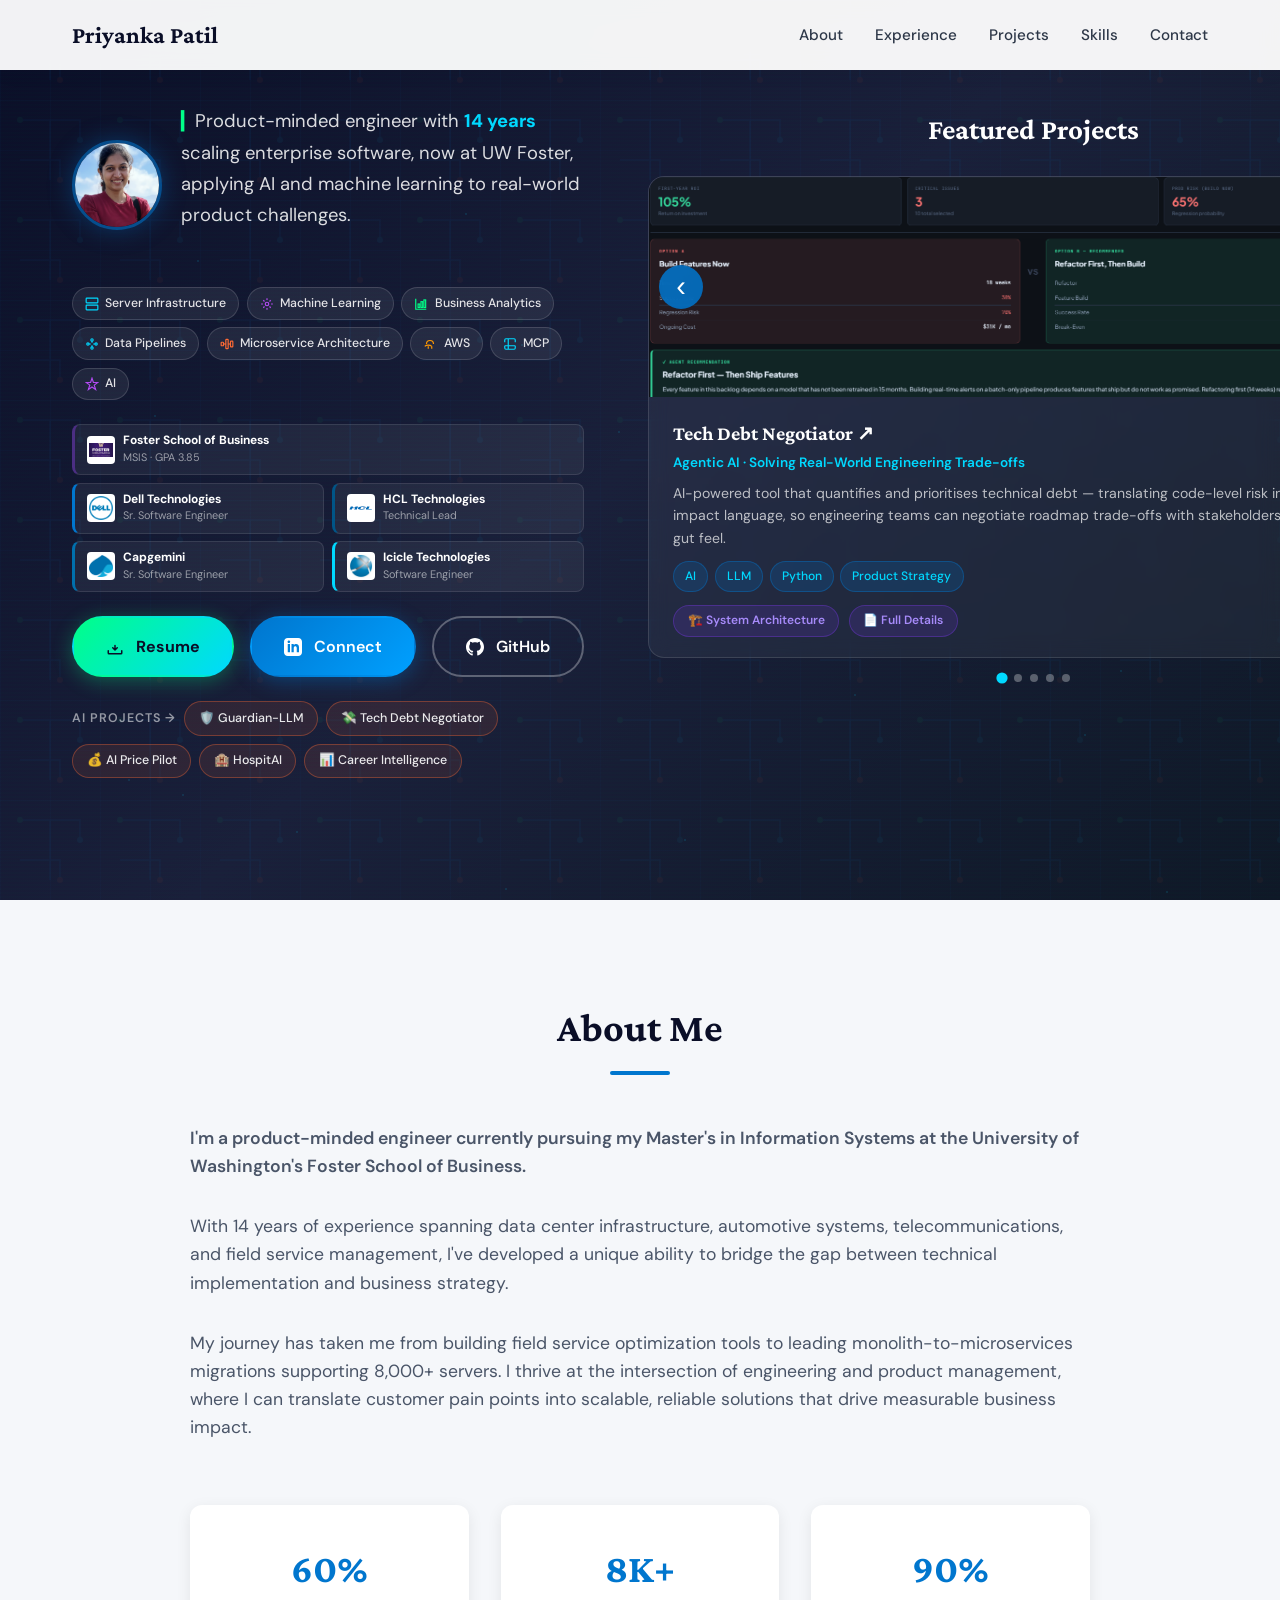
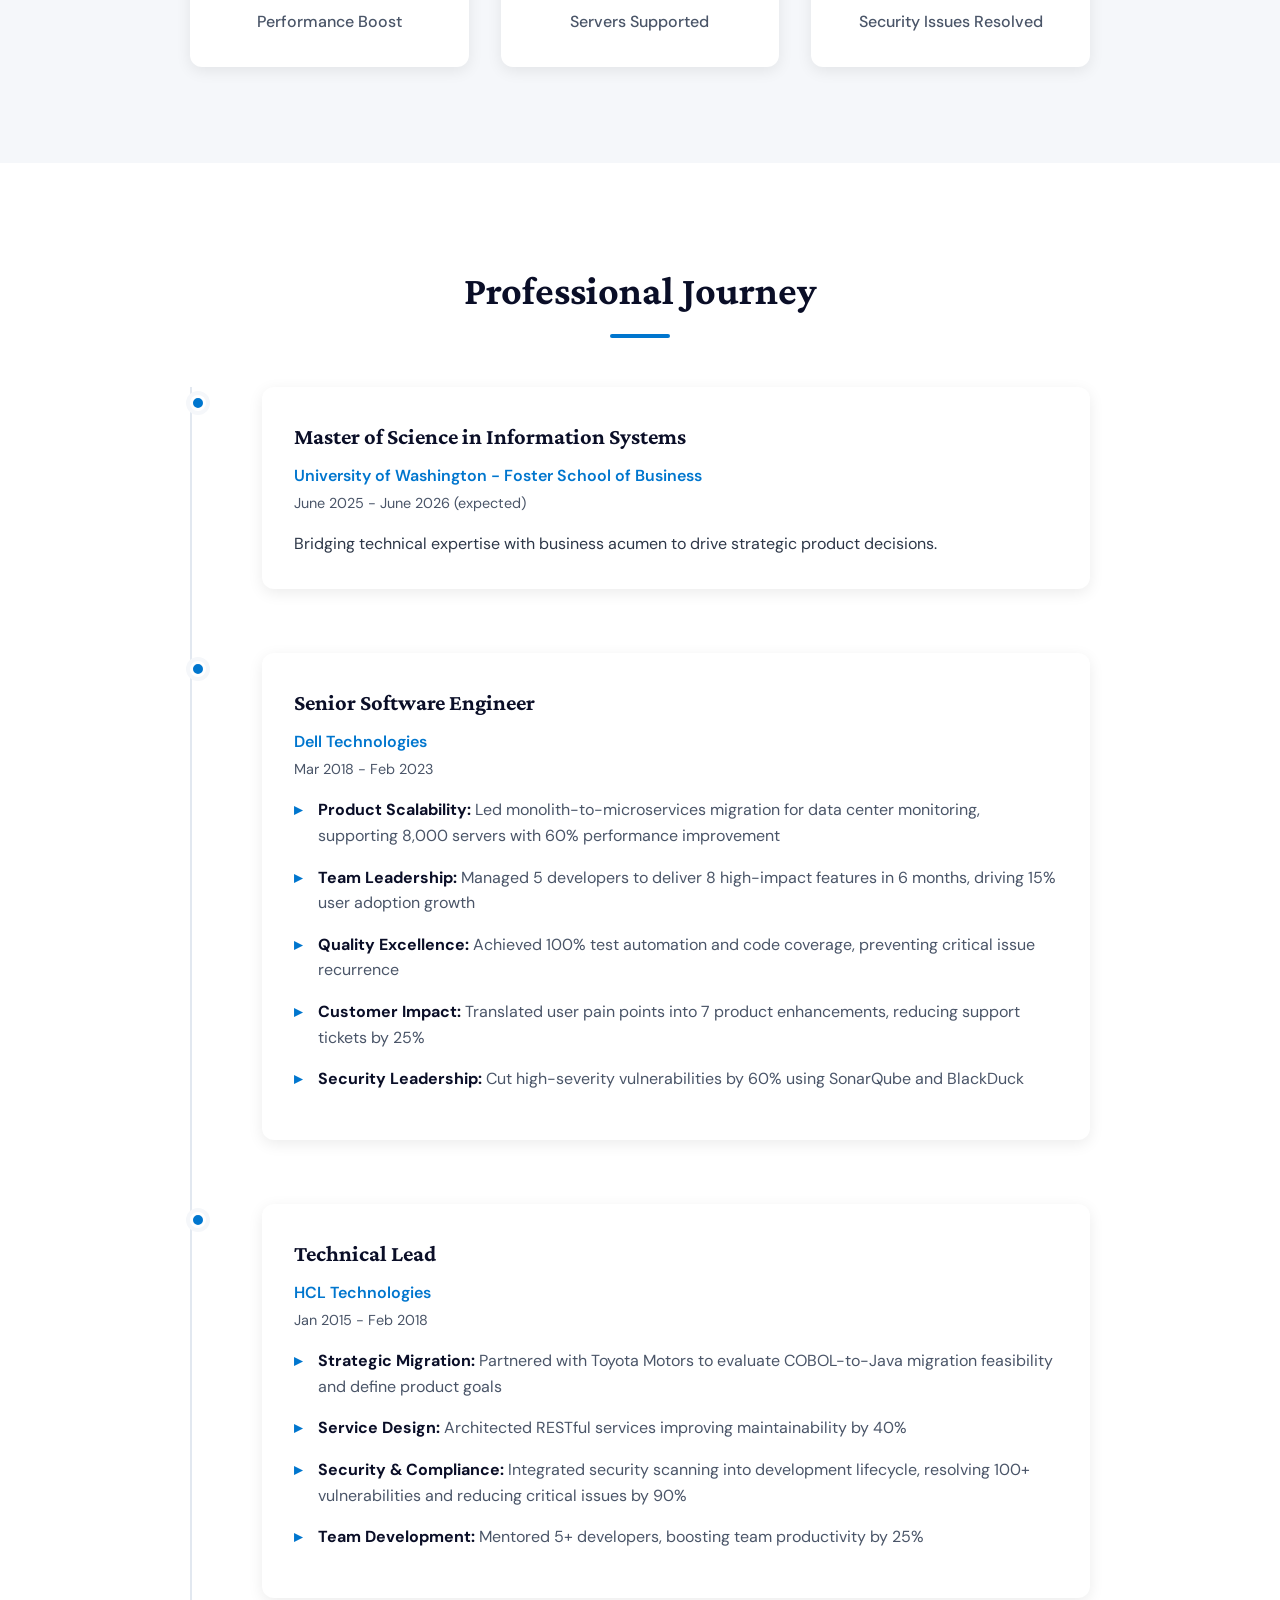
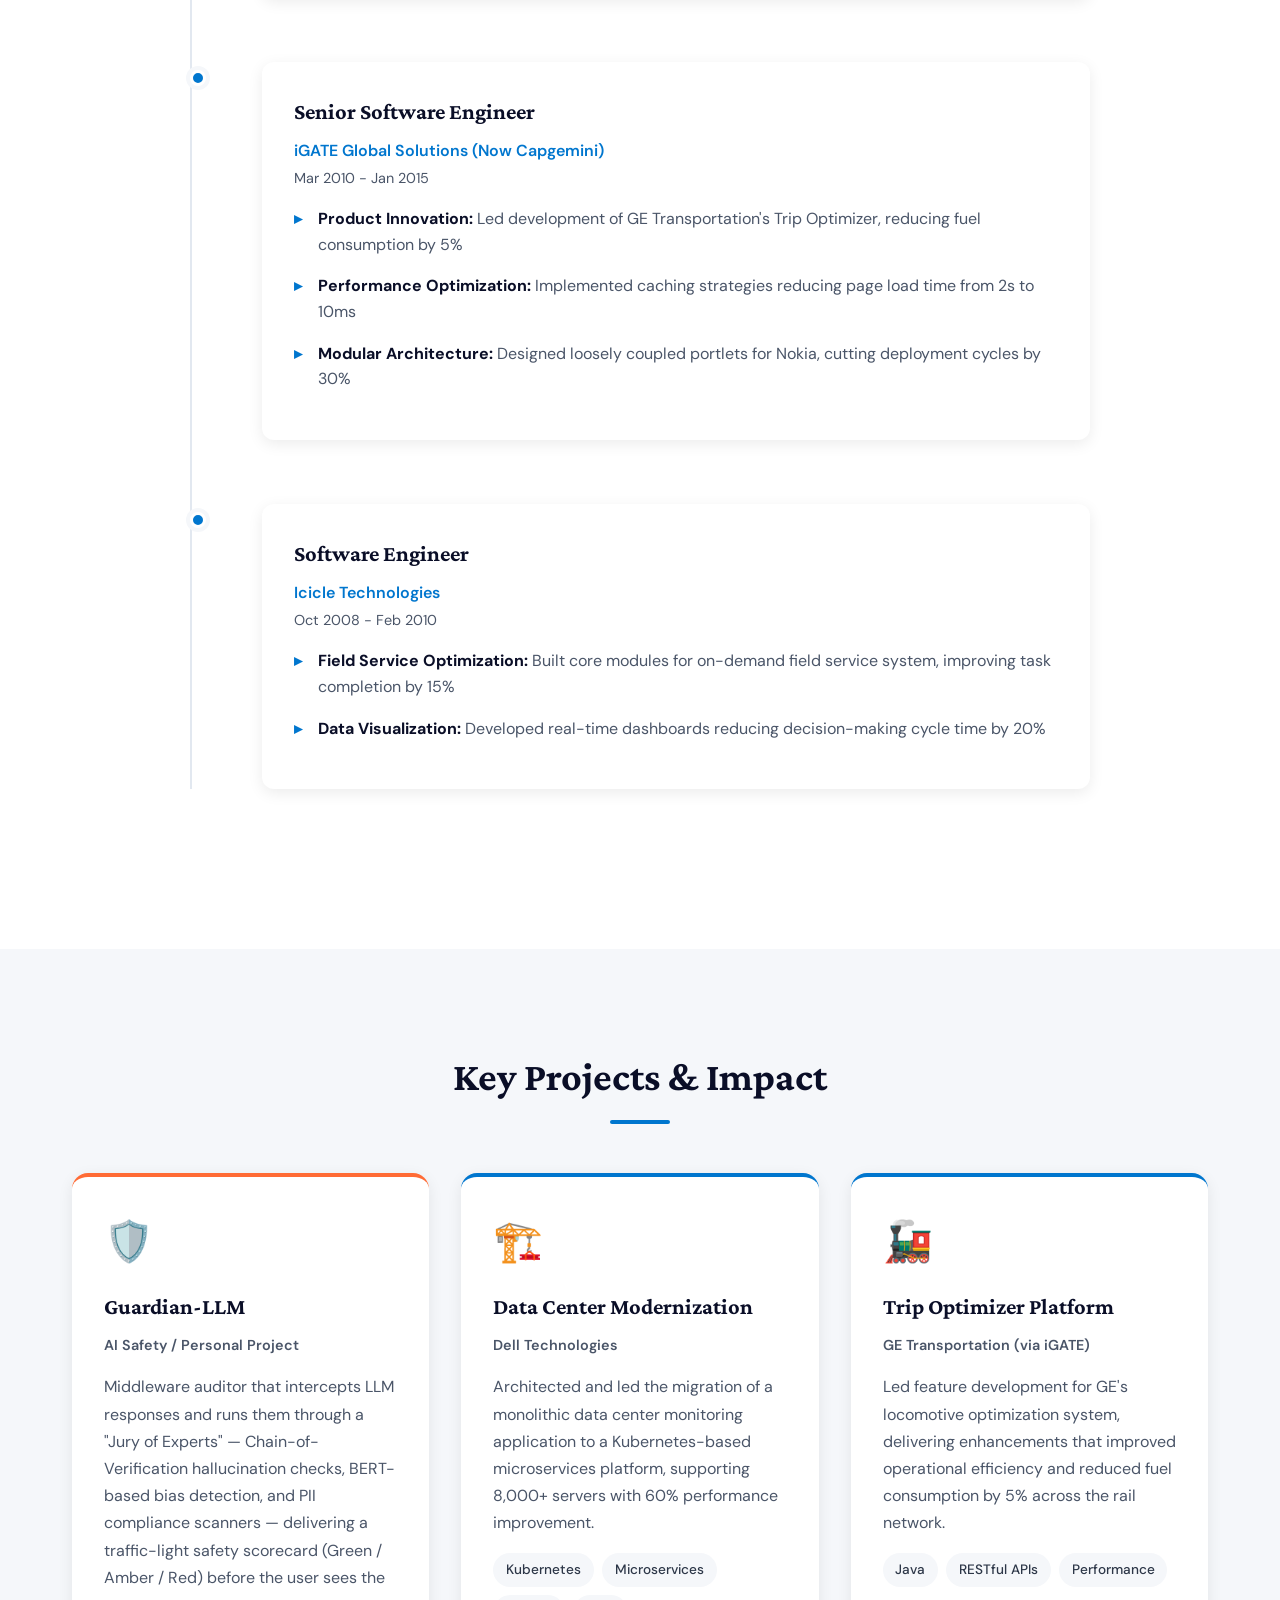
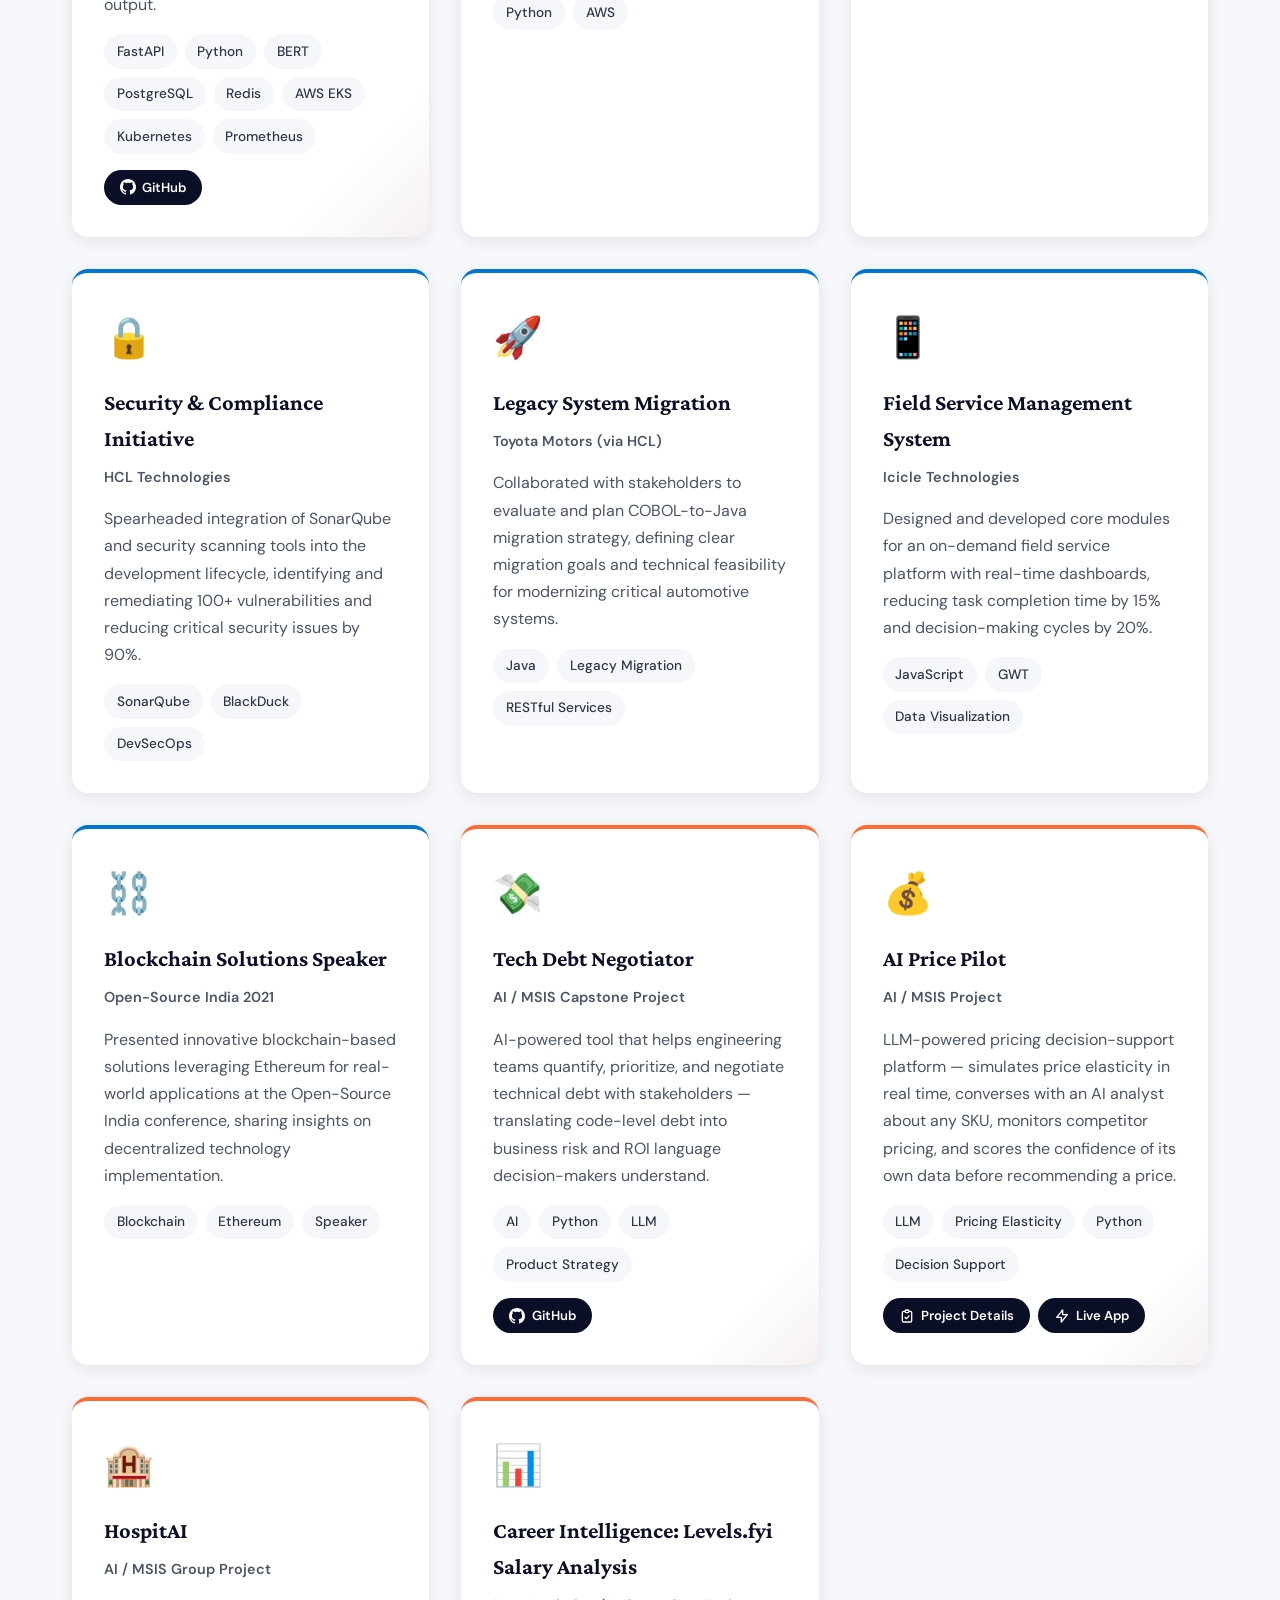
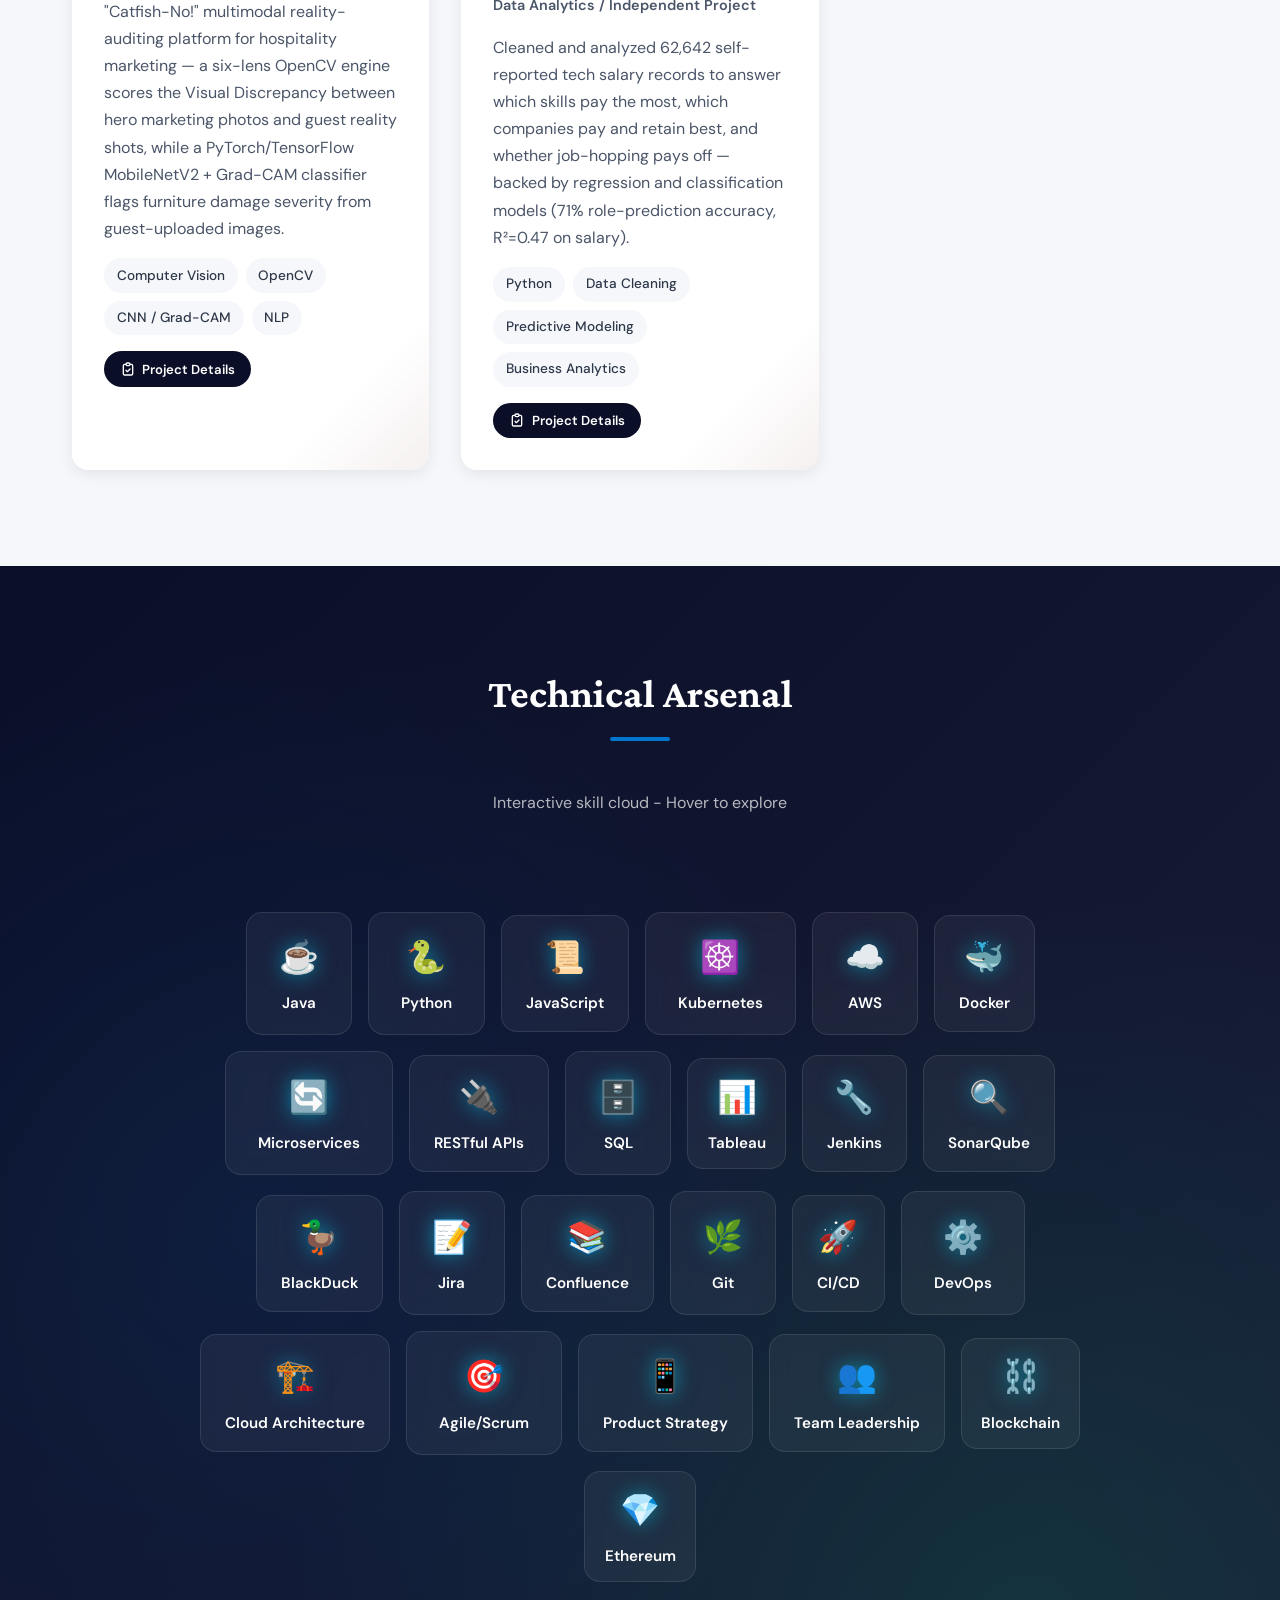
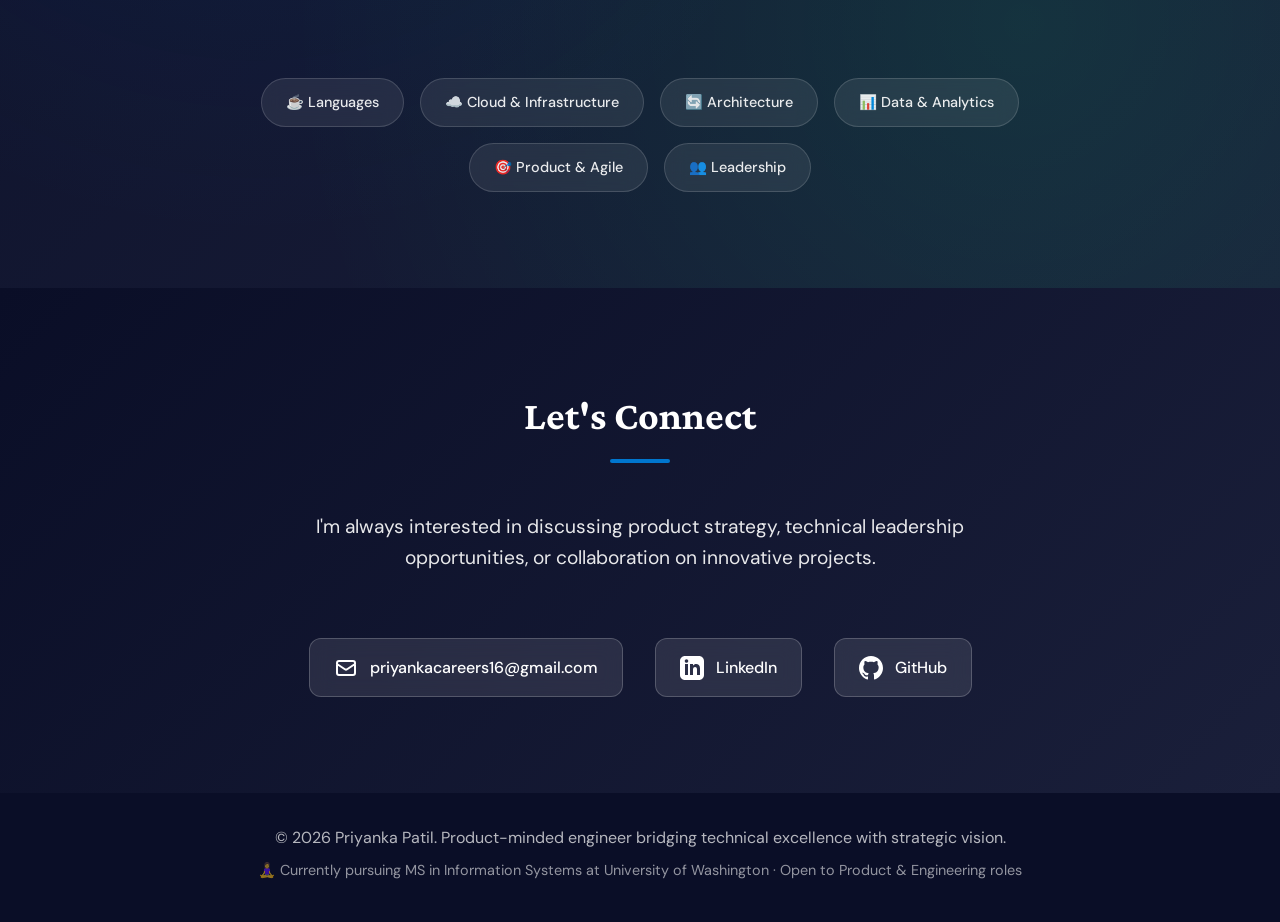
<file: index_old.html>
<!DOCTYPE html>
<html lang="en">
<head>
    <meta charset="UTF-8">
    <meta name="viewport" content="width=device-width, initial-scale=1.0">
    <title>Priyanka Patil - Product-Minded Engineer</title>
    <link rel="stylesheet" href="styles.css">
    <link rel="preconnect" href="https://fonts.googleapis.com">
    <link rel="preconnect" href="https://fonts.gstatic.com" crossorigin>
    <link href="https://fonts.googleapis.com/css2?family=Crimson+Pro:wght@400;600;700&family=DM+Sans:wght@400;500;700&display=swap" rel="stylesheet">
</head>
<body>
    <!-- Navigation -->
    <nav class="navbar">
        <div class="container">
            <div class="nav-brand">Priyanka Patil</div>
            <ul class="nav-links">
                <li><a href="#about">About</a></li>
                <li><a href="#experience">Experience</a></li>
                <li><a href="#projects">Projects</a></li>
                <li><a href="#skills">Skills</a></li>
                <li><a href="#contact">Contact</a></li>
            </ul>
            <button class="mobile-menu-toggle" aria-label="Toggle menu">
                <span></span>
                <span></span>
                <span></span>
            </button>
        </div>
    </nav>

    <!-- Hero Section -->
    <section class="hero">
        <div class="hero-background">
            <div class="server-grid"></div>
            <div class="code-rain"></div>
            <div class="circuit-pattern"></div>
        </div>
        <div class="container">
            <div class="hero-content">
                <!-- Left: Photo + Info -->
                <div class="hero-left">
                    <div class="hero-photo-subtitle">
                        <div class="profile-image-inline">
                            <img src="images/1633696553449.jpg" alt="Priyanka Patil" />
                        </div>
                        <p class="hero-subtitle">
                            <span class="typing-cursor">▎</span>Product-minded engineer with <strong>14 years</strong> scaling enterprise software, now at UW Foster, applying AI and machine learning to real-world product challenges.
                        </p>
                    </div>

                    <!-- Tech chips -->
                    <div class="tech-chips">
                        <span class="tech-chip">
                            <svg width="14" height="14" viewBox="0 0 24 24" fill="none" stroke="#00D9FF" stroke-width="2"><rect x="2" y="2" width="20" height="8" rx="1"/><rect x="2" y="14" width="20" height="8" rx="1"/><line x1="6" y1="6" x2="6" y2="6" stroke-width="3"/><line x1="6" y1="18" x2="6" y2="18" stroke-width="3"/></svg>
                            Server Infrastructure
                        </span>
                        <span class="tech-chip">
                            <svg width="14" height="14" viewBox="0 0 24 24" fill="none" stroke="#B24BF3" stroke-width="2"><circle cx="12" cy="12" r="3"/><path d="M12 2v3M12 19v3M2 12h3M19 12h3M5.6 5.6l2.1 2.1M16.3 16.3l2.1 2.1M5.6 18.4l2.1-2.1M16.3 7.7l2.1-2.1"/></svg>
                            Machine Learning
                        </span>
                        <a href="business-analytics.html" class="tech-chip" style="text-decoration:none;cursor:pointer;">
                            <svg width="14" height="14" viewBox="0 0 24 24" fill="none" stroke="#00FF88" stroke-width="2"><path d="M3 3v18h18"/><rect x="7" y="12" width="3" height="6"/><rect x="12" y="8" width="3" height="10"/><rect x="17" y="5" width="3" height="13"/></svg>
                            Business Analytics
                        </a>
                        <span class="tech-chip">
                            <svg width="14" height="14" viewBox="0 0 24 24" fill="none" stroke="#00D9FF" stroke-width="2"><circle cx="5" cy="12" r="2"/><circle cx="19" cy="12" r="2"/><circle cx="12" cy="5" r="2"/><circle cx="12" cy="19" r="2"/><line x1="7" y1="12" x2="10" y2="12"/><line x1="14" y1="12" x2="17" y2="12"/><line x1="12" y1="7" x2="12" y2="10"/><line x1="12" y1="14" x2="12" y2="17"/></svg>
                            Data Pipelines
                        </span>
                        <span class="tech-chip">
                            <svg width="14" height="14" viewBox="0 0 24 24" fill="none" stroke="#FF6B35" stroke-width="2"><rect x="2" y="9" width="4" height="6" rx="1"/><rect x="10" y="4" width="4" height="16" rx="1"/><rect x="18" y="7" width="4" height="10" rx="1"/><line x1="6" y1="12" x2="10" y2="12"/><line x1="14" y1="12" x2="18" y2="12"/></svg>
                            Microservice Architecture
                        </span>
                        <span class="tech-chip">
                            <svg width="14" height="14" viewBox="0 0 24 24" fill="none" stroke="#FF9900" stroke-width="2"><path d="M3 16s2-2 6-2 6 2 6 2"/><path d="M6 12c0-4 2-6 6-6s6 2 6 6"/><path d="M9 20v-4"/><path d="M15 20v-4"/></svg>
                            AWS
                        </span>
                        <span class="tech-chip">
                            <svg width="14" height="14" viewBox="0 0 24 24" fill="none" stroke="#00D9FF" stroke-width="2"><path d="M9 3H5a2 2 0 0 0-2 2v4m6-6h10a2 2 0 0 1 2 2v4M9 3v18m0 0h10a2 2 0 0 0 2-2v-4M9 21H5a2 2 0 0 1-2-2v-4m0 0h18"/></svg>
                            MCP
                        </span>
                        <span class="tech-chip">
                            <svg width="14" height="14" viewBox="0 0 24 24" fill="none" stroke="#B24BF3" stroke-width="2"><path d="M12 2l2.4 7.4H22l-6.2 4.5 2.4 7.4L12 17l-6.2 4.3 2.4-7.4L2 9.4h7.6z"/></svg>
                            AI
                        </span>
                    </div>

                    <!-- Career Milestone Cards -->
                    <div class="milestone-cards">
                        <a href="#experience" class="milestone-card milestone-uw">
                            <img class="milestone-logo" src="images/Foster school of business.jpg" alt="Foster School of Business" />
                            <div>
                                <span class="milestone-name">Foster School of Business</span>
                                <span class="milestone-role">MSIS · GPA 3.85</span>
                            </div>
                        </a>
                        <a href="#experience" class="milestone-card milestone-dell">
                            <img class="milestone-logo" src="images/Dell_Logo.svg.png" alt="Dell" />
                            <div>
                                <span class="milestone-name">Dell Technologies</span>
                                <span class="milestone-role">Sr. Software Engineer</span>
                            </div>
                        </a>
                        <a href="#experience" class="milestone-card milestone-hcl">
                            <img class="milestone-logo" src="images/HCLLogo.png" alt="HCL" />
                            <div>
                                <span class="milestone-name">HCL Technologies</span>
                                <span class="milestone-role">Technical Lead</span>
                            </div>
                        </a>
                        <a href="#experience" class="milestone-card milestone-cap">
                            <img class="milestone-logo" src="images/capgemini.png" alt="Capgemini" />
                            <div>
                                <span class="milestone-name">Capgemini</span>
                                <span class="milestone-role">Sr. Software Engineer</span>
                            </div>
                        </a>
                        <a href="#experience" class="milestone-card milestone-icicle">
                            <img class="milestone-logo" src="images/icicle_technologies_logo.jpg" alt="Icicle Technologies" />
                            <div>
                                <span class="milestone-name">Icicle Technologies</span>
                                <span class="milestone-role">Software Engineer</span>
                            </div>
                        </a>
                    </div>

                    <div class="hero-cta">
                        <a href="documents/Priyanka_Patil_Resume.pdf" download="Priyanka_Patil_Resume.pdf" class="btn btn-resume">
                            <svg width="18" height="18" fill="none" stroke="currentColor" viewBox="0 0 24 24">
                                <path stroke-linecap="round" stroke-linejoin="round" stroke-width="2" d="M12 10v6m0 0l-3-3m3 3l3-3M3 17v3a1 1 0 001 1h16a1 1 0 001-1v-3"/>
                            </svg>
                            <span>Resume</span>
                        </a>
                        <a href="https://www.linkedin.com/in/priyankapatilpm" target="_blank" class="btn btn-primary">
                            <svg width="18" height="18" fill="currentColor" viewBox="0 0 24 24">
                                <path d="M19 0h-14c-2.761 0-5 2.239-5 5v14c0 2.761 2.239 5 5 5h14c2.762 0 5-2.239 5-5v-14c0-2.761-2.238-5-5-5zm-11 19h-3v-11h3v11zm-1.5-12.268c-.966 0-1.75-.79-1.75-1.764s.784-1.764 1.75-1.764 1.75.79 1.75 1.764-.783 1.764-1.75 1.764zm13.5 12.268h-3v-5.604c0-3.368-4-3.113-4 0v5.604h-3v-11h3v1.765c1.396-2.586 7-2.777 7 2.476v6.759z"/>
                            </svg>
                            <span>Connect</span>
                        </a>
                        <a href="https://github.com/priyanka-patil-tech" target="_blank" class="btn btn-secondary">
                            <svg width="18" height="18" fill="currentColor" viewBox="0 0 24 24">
                                <path d="M12 0c-6.626 0-12 5.373-12 12 0 5.302 3.438 9.8 8.207 11.387.599.111.793-.261.793-.577v-2.234c-3.338.726-4.033-1.416-4.033-1.416-.546-1.387-1.333-1.756-1.333-1.756-1.089-.745.083-.729.083-.729 1.205.084 1.839 1.237 1.839 1.237 1.07 1.834 2.807 1.304 3.492.997.107-.775.418-1.305.762-1.604-2.665-.305-5.467-1.334-5.467-5.931 0-1.311.469-2.381 1.236-3.221-.124-.303-.535-1.524.117-3.176 0 0 1.008-.322 3.301 1.23.957-.266 1.983-.399 3.003-.404 1.02.005 2.047.138 3.006.404 2.291-1.552 3.297-1.23 3.297-1.23.653 1.653.242 2.874.118 3.176.77.84 1.235 1.911 1.235 3.221 0 4.609-2.807 5.624-5.479 5.921.43.372.823 1.102.823 2.222v3.293c0 .319.192.694.801.576 4.765-1.589 8.199-6.086 8.199-11.386 0-6.627-5.373-12-12-12z"/>
                            </svg>
                            <span>GitHub</span>
                        </a>
                    </div>

                    <!-- Quick project links -->
                    <div class="hero-project-links">
                        <span class="project-links-label">AI Projects →</span>
                        <a href="#guardian-llm" class="project-link-chip">🛡️ Guardian-LLM</a>
                        <a href="#tech-debt-negotiator" class="project-link-chip">💸 Tech Debt Negotiator</a>
                        <a href="#ai-price-pilot" class="project-link-chip">💰 AI Price Pilot</a>
                        <a href="#hospit-ai" class="project-link-chip">🏨 HospitAI</a>
                        <a href="#business-analytics" class="project-link-chip">📊 Career Intelligence</a>
                    </div>
                </div>

                <!-- Right: Project Screenshot Slider -->
                <div class="hero-right">
                    <div class="project-slider">
                        <h2 class="slider-heading">Featured Projects</h2>
                        <div class="slider-container">
                            <div class="slider-track" id="sliderTrack">
                                <!-- 1. Tech Debt Negotiator -->
                                <div class="slider-card">
                                    <div class="slider-card-img">
                                        <a href="https://priyanka-patil-tech.github.io/technical-debt-negotiator/" target="_blank">
                                            <img src="images/TechDebtNegotiator.png" alt="Tech Debt Negotiator" style="object-fit:cover;" />
                                        </a>
                                    </div>
                                    <div class="slider-card-body">
                                        <h3>
                                            <a href="https://priyanka-patil-tech.github.io/technical-debt-negotiator/" target="_blank" class="slider-project-link">Tech Debt Negotiator ↗</a>
                                        </h3>
                                        <p class="slider-company">Agentic AI · Solving Real-World Engineering Trade-offs</p>
                                        <p class="slider-desc">AI-powered tool that quantifies and prioritises technical debt — translating code-level risk into business impact language, so engineering teams can negotiate roadmap trade-offs with stakeholders using data, not gut feel.</p>
                                        <div class="slider-tags">
                                            <span>AI</span><span>LLM</span><span>Python</span><span>Product Strategy</span>
                                        </div>
                                        <div style="margin-top:.8rem;display:flex;gap:.6rem;flex-wrap:wrap;">
                                            <a href="tech-debt-negotiator.html#architecture" class="slider-action-btn">🏗️ System Architecture</a>
                                            <a href="tech-debt-negotiator.html" class="slider-action-btn">📄 Full Details</a>
                                        </div>
                                    </div>
                                </div>

                                <!-- 2. HospitAI -->
                                <div class="slider-card">
                                    <div class="slider-card-img">
                                        <a href="hospit-ai.html">
                                            <img src="images/HospitAI/vds-lens-breakdown.png" alt="HospitAI Visual Discrepancy Score lens breakdown — bar and radar chart" style="object-fit:cover;" />
                                        </a>
                                    </div>
                                    <div class="slider-card-body">
                                        <h3>
                                            <a href="hospit-ai.html" class="slider-project-link">HospitAI ↗</a>
                                        </h3>
                                        <p class="slider-company">Computer Vision · Multimodal Hospitality Reality Auditing</p>
                                        <p class="slider-desc">"Catfish-No!" — a six-lens OpenCV engine quantifies the Visual Discrepancy between hero marketing photos and guest reality shots, while a PyTorch/TensorFlow MobileNetV2 + Grad-CAM classifier flags furniture damage severity from guest-uploaded images.</p>
                                        <div class="slider-tags">
                                            <span>OpenCV</span><span>CNN</span><span>Grad-CAM</span><span>Python</span>
                                        </div>
                                        <div style="margin-top:.8rem;display:flex;gap:.6rem;flex-wrap:wrap;">
                                            <a href="hospit-ai.html#architecture" class="slider-action-btn">🏗️ System Architecture</a>
                                            <a href="hospit-ai.html" class="slider-action-btn">📄 Full Details</a>
                                        </div>
                                    </div>
                                </div>

                                <!-- 3. AI Price Pilot -->
                                <div class="slider-card">
                                    <div class="slider-card-img">
                                        <a href="ai-price-pilot.html">
                                            <img src="images/AIPricePilot/price-optimizer.png" alt="AI Price Pilot Price Optimizer screen showing elasticity, price slider, and profit/revenue forecasts" style="object-fit:cover;object-position:top;" />
                                        </a>
                                    </div>
                                    <div class="slider-card-body">
                                        <h3>
                                            <a href="ai-price-pilot.html" class="slider-project-link">AI Price Pilot ↗</a>
                                        </h3>
                                        <p class="slider-company">LLM Pricing Intelligence · Live on Cloud Run</p>
                                        <p class="slider-desc">An LLM-powered pricing decision-support platform — simulates price elasticity in real time, converses with an AI analyst about any SKU, monitors competitors, and scores the confidence of its own data before recommending a price.</p>
                                        <div class="slider-tags">
                                            <span>LLM</span><span>Elasticity Modeling</span><span>Python</span>
                                        </div>
                                        <div style="margin-top:.8rem;display:flex;gap:.6rem;flex-wrap:wrap;">
                                            <a href="ai-price-pilot.html#architecture" class="slider-action-btn">🏗️ System Design</a>
                                            <a href="https://copy-of-pricepilot-800700491584.us-east1.run.app/" target="_blank" class="slider-action-btn">🚀 Live App</a>
                                        </div>
                                    </div>
                                </div>

                                <!-- 4. UW Ascend Hackathon -->
                                <div class="slider-card">
                                    <div class="slider-card-img">
                                        <img src="images/72261188022873%20(2).png" alt="UW Ascend 2025 Hackathon Winner Certificate" style="object-fit:contain;background:#2d0b5e;padding:1rem;" />
                                    </div>
                                    <div class="slider-card-body">
                                        <h3>UW Ascend Hackathon Winner</h3>
                                        <p class="slider-company">Foster School of Business, University of Washington</p>
                                        <p class="slider-desc">Won the 2025 Supply Chain Hackathon at UW Ascend &mdash; designing a data-driven supply chain optimization solution under competition conditions</p>
                                        <div class="slider-tags">
                                            <span>Supply Chain</span><span>Data Analysis</span><span>Strategy</span>
                                        </div>
                                    </div>
                                </div>

                                <!-- 5. Dell 8,000-Server Scale-Out -->
                                <div class="slider-card">
                                    <div class="slider-card-img">
                                        <img src="images/DatacenterApplication.jpg" alt="Data Center Application" style="object-fit:cover;" />
                                    </div>
                                    <div class="slider-card-body">
                                        <h3>8,000-Server Scale-Out</h3>
                                        <p class="slider-company">Dell Technologies</p>
                                        <p class="slider-desc">Dismantled a tightly coupled monolithic data center application and re-architected it as a Kubernetes-orchestrated microservices platform — eliminating bottlenecks, enabling independent service scaling, and delivering a 60% performance uplift across a fleet of 8,000+ enterprise servers.</p>
                                        <div class="slider-tags">
                                            <span>Microservices</span><span>Kubernetes</span><span>Python</span><span>AWS</span>
                                        </div>
                                    </div>
                                </div>
                            </div>
                            <button class="slider-nav slider-prev" id="sliderPrev">&#8249;</button>
                            <button class="slider-nav slider-next" id="sliderNext">&#8250;</button>
                        </div>
                        <div class="slider-dots" id="sliderDots"></div>
                    </div>
                </div>
            </div>
        </div>
    </section>

    <!-- About Section -->
    <section id="about" class="about">
        <div class="container">
            <h2 class="section-title">About Me</h2>
            <div class="about-content">
                <div class="about-text">
                    <p class="lead">I'm a product-minded engineer currently pursuing my Master's in Information Systems at the University of Washington's Foster School of Business.</p>
                    <p>With 14 years of experience spanning data center infrastructure, automotive systems, telecommunications, and field service management, I've developed a unique ability to bridge the gap between technical implementation and business strategy.</p>
                    <p>My journey has taken me from building field service optimization tools to leading monolith-to-microservices migrations supporting 8,000+ servers. I thrive at the intersection of engineering and product management, where I can translate customer pain points into scalable, reliable solutions that drive measurable business impact.</p>
                    <div class="highlights">
                        <div class="highlight-item">
                            <div class="highlight-number">60%</div>
                            <div class="highlight-label">Performance Boost</div>
                        </div>
                        <div class="highlight-item">
                            <div class="highlight-number">8K+</div>
                            <div class="highlight-label">Servers Supported</div>
                        </div>
                        <div class="highlight-item">
                            <div class="highlight-number">90%</div>
                            <div class="highlight-label">Security Issues Resolved</div>
                        </div>
                    </div>
                </div>
            </div>
        </div>
    </section>

    <!-- Experience Section -->
    <section id="experience" class="experience">
        <div class="container">
            <h2 class="section-title">Professional Journey</h2>
            <div class="timeline">
                <!-- Current Education -->
                <div class="timeline-item">
                    <div class="timeline-marker"></div>
                    <div class="timeline-content">
                        <div class="timeline-header">
                            <h3>Master of Science in Information Systems</h3>
                            <span class="company">University of Washington - Foster School of Business</span>
                            <span class="timeline-date">June 2025 - June 2026 (expected)</span>
                        </div>
                        <p>Bridging technical expertise with business acumen to drive strategic product decisions.</p>
                    </div>
                </div>

                <!-- Dell Technologies -->
                <div class="timeline-item">
                    <div class="timeline-marker"></div>
                    <div class="timeline-content">
                        <div class="timeline-header">
                            <h3>Senior Software Engineer</h3>
                            <span class="company">Dell Technologies</span>
                            <span class="timeline-date">Mar 2018 - Feb 2023</span>
                        </div>
                        <ul class="achievements">
                            <li><strong>Product Scalability:</strong> Led monolith-to-microservices migration for data center monitoring, supporting 8,000 servers with 60% performance improvement</li>
                            <li><strong>Team Leadership:</strong> Managed 5 developers to deliver 8 high-impact features in 6 months, driving 15% user adoption growth</li>
                            <li><strong>Quality Excellence:</strong> Achieved 100% test automation and code coverage, preventing critical issue recurrence</li>
                            <li><strong>Customer Impact:</strong> Translated user pain points into 7 product enhancements, reducing support tickets by 25%</li>
                            <li><strong>Security Leadership:</strong> Cut high-severity vulnerabilities by 60% using SonarQube and BlackDuck</li>
                        </ul>
                    </div>
                </div>

                <!-- HCL Technologies -->
                <div class="timeline-item">
                    <div class="timeline-marker"></div>
                    <div class="timeline-content">
                        <div class="timeline-header">
                            <h3>Technical Lead</h3>
                            <span class="company">HCL Technologies</span>
                            <span class="timeline-date">Jan 2015 - Feb 2018</span>
                        </div>
                        <ul class="achievements">
                            <li><strong>Strategic Migration:</strong> Partnered with Toyota Motors to evaluate COBOL-to-Java migration feasibility and define product goals</li>
                            <li><strong>Service Design:</strong> Architected RESTful services improving maintainability by 40%</li>
                            <li><strong>Security & Compliance:</strong> Integrated security scanning into development lifecycle, resolving 100+ vulnerabilities and reducing critical issues by 90%</li>
                            <li><strong>Team Development:</strong> Mentored 5+ developers, boosting team productivity by 25%</li>
                        </ul>
                    </div>
                </div>

                <!-- iGATE Global Solutions -->
                <div class="timeline-item">
                    <div class="timeline-marker"></div>
                    <div class="timeline-content">
                        <div class="timeline-header">
                            <h3>Senior Software Engineer</h3>
                            <span class="company">iGATE Global Solutions (Now Capgemini)</span>
                            <span class="timeline-date">Mar 2010 - Jan 2015</span>
                        </div>
                        <ul class="achievements">
                            <li><strong>Product Innovation:</strong> Led development of GE Transportation's Trip Optimizer, reducing fuel consumption by 5%</li>
                            <li><strong>Performance Optimization:</strong> Implemented caching strategies reducing page load time from 2s to 10ms</li>
                            <li><strong>Modular Architecture:</strong> Designed loosely coupled portlets for Nokia, cutting deployment cycles by 30%</li>
                        </ul>
                    </div>
                </div>

                <!-- Icicle Technologies -->
                <div class="timeline-item">
                    <div class="timeline-marker"></div>
                    <div class="timeline-content">
                        <div class="timeline-header">
                            <h3>Software Engineer</h3>
                            <span class="company">Icicle Technologies</span>
                            <span class="timeline-date">Oct 2008 - Feb 2010</span>
                        </div>
                        <ul class="achievements">
                            <li><strong>Field Service Optimization:</strong> Built core modules for on-demand field service system, improving task completion by 15%</li>
                            <li><strong>Data Visualization:</strong> Developed real-time dashboards reducing decision-making cycle time by 20%</li>
                        </ul>
                    </div>
                </div>
            </div>
        </div>
    </section>

    <!-- Projects Section -->
    <section id="projects" class="projects">
        <div class="container">
            <h2 class="section-title">Key Projects & Impact</h2>
            <div class="projects-grid">
                <div class="project-card project-card-ai" id="guardian-llm">
                    <div class="project-icon">🛡️</div>
                    <h3>Guardian-LLM</h3>
                    <p class="project-company">AI Safety / Personal Project</p>
                    <p>Middleware auditor that intercepts LLM responses and runs them through a "Jury of Experts" — Chain-of-Verification hallucination checks, BERT-based bias detection, and PII compliance scanners — delivering a traffic-light safety scorecard (Green / Amber / Red) before the user sees the output.</p>
                    <div class="project-tags">
                        <span class="tag">FastAPI</span>
                        <span class="tag">Python</span>
                        <span class="tag">BERT</span>
                        <span class="tag">PostgreSQL</span>
                        <span class="tag">Redis</span>
                        <span class="tag">AWS EKS</span>
                        <span class="tag">Kubernetes</span>
                        <span class="tag">Prometheus</span>
                    </div>
                    <div class="project-links">
                        <a href="https://github.com/priyanka-patil-tech" target="_blank" class="project-link-btn">
                            <svg width="16" height="16" fill="currentColor" viewBox="0 0 24 24"><path d="M12 0c-6.626 0-12 5.373-12 12 0 5.302 3.438 9.8 8.207 11.387.599.111.793-.261.793-.577v-2.234c-3.338.726-4.033-1.416-4.033-1.416-.546-1.387-1.333-1.756-1.333-1.756-1.089-.745.083-.729.083-.729 1.205.084 1.839 1.237 1.839 1.237 1.07 1.834 2.807 1.304 3.492.997.107-.775.418-1.305.762-1.604-2.665-.305-5.467-1.334-5.467-5.931 0-1.311.469-2.381 1.236-3.221-.124-.303-.535-1.524.117-3.176 0 0 1.008-.322 3.301 1.23.957-.266 1.983-.399 3.003-.404 1.02.005 2.047.138 3.006.404 2.291-1.552 3.297-1.23 3.297-1.23.653 1.653.242 2.874.118 3.176.77.84 1.235 1.911 1.235 3.221 0 4.609-2.807 5.624-5.479 5.921.43.372.823 1.102.823 2.222v3.293c0 .319.192.694.801.576 4.765-1.589 8.199-6.086 8.199-11.386 0-6.627-5.373-12-12-12z"/></svg>
                            GitHub
                        </a>
                    </div>
                </div>

                <div class="project-card">
                    <div class="project-icon">🏗️</div>
                    <h3>Data Center Modernization</h3>
                    <p class="project-company">Dell Technologies</p>
                    <p>Architected and led the migration of a monolithic data center monitoring application to a Kubernetes-based microservices platform, supporting 8,000+ servers with 60% performance improvement.</p>
                    <div class="project-tags">
                        <span class="tag">Kubernetes</span>
                        <span class="tag">Microservices</span>
                        <span class="tag">Python</span>
                        <span class="tag">AWS</span>
                    </div>
                </div>

                <div class="project-card">
                    <div class="project-icon">🚂</div>
                    <h3>Trip Optimizer Platform</h3>
                    <p class="project-company">GE Transportation (via iGATE)</p>
                    <p>Led feature development for GE's locomotive optimization system, delivering enhancements that improved operational efficiency and reduced fuel consumption by 5% across the rail network.</p>
                    <div class="project-tags">
                        <span class="tag">Java</span>
                        <span class="tag">RESTful APIs</span>
                        <span class="tag">Performance</span>
                    </div>
                </div>

                <div class="project-card">
                    <div class="project-icon">🔒</div>
                    <h3>Security & Compliance Initiative</h3>
                    <p class="project-company">HCL Technologies</p>
                    <p>Spearheaded integration of SonarQube and security scanning tools into the development lifecycle, identifying and remediating 100+ vulnerabilities and reducing critical security issues by 90%.</p>
                    <div class="project-tags">
                        <span class="tag">SonarQube</span>
                        <span class="tag">BlackDuck</span>
                        <span class="tag">DevSecOps</span>
                    </div>
                </div>

                <div class="project-card">
                    <div class="project-icon">🚀</div>
                    <h3>Legacy System Migration</h3>
                    <p class="project-company">Toyota Motors (via HCL)</p>
                    <p>Collaborated with stakeholders to evaluate and plan COBOL-to-Java migration strategy, defining clear migration goals and technical feasibility for modernizing critical automotive systems.</p>
                    <div class="project-tags">
                        <span class="tag">Java</span>
                        <span class="tag">Legacy Migration</span>
                        <span class="tag">RESTful Services</span>
                    </div>
                </div>

                <div class="project-card">
                    <div class="project-icon">📱</div>
                    <h3>Field Service Management System</h3>
                    <p class="project-company">Icicle Technologies</p>
                    <p>Designed and developed core modules for an on-demand field service platform with real-time dashboards, reducing task completion time by 15% and decision-making cycles by 20%.</p>
                    <div class="project-tags">
                        <span class="tag">JavaScript</span>
                        <span class="tag">GWT</span>
                        <span class="tag">Data Visualization</span>
                    </div>
                </div>

                <div class="project-card">
                    <div class="project-icon">⛓️</div>
                    <h3>Blockchain Solutions Speaker</h3>
                    <p class="project-company">Open-Source India 2021</p>
                    <p>Presented innovative blockchain-based solutions leveraging Ethereum for real-world applications at the Open-Source India conference, sharing insights on decentralized technology implementation.</p>
                    <div class="project-tags">
                        <span class="tag">Blockchain</span>
                        <span class="tag">Ethereum</span>
                        <span class="tag">Speaker</span>
                    </div>
                </div>

                <div class="project-card project-card-ai" id="tech-debt-negotiator">
                    <div class="project-icon">💸</div>
                    <h3>Tech Debt Negotiator</h3>
                    <p class="project-company">AI / MSIS Capstone Project</p>
                    <p>AI-powered tool that helps engineering teams quantify, prioritize, and negotiate technical debt with stakeholders — translating code-level debt into business risk and ROI language decision-makers understand.</p>
                    <div class="project-tags">
                        <span class="tag">AI</span>
                        <span class="tag">Python</span>
                        <span class="tag">LLM</span>
                        <span class="tag">Product Strategy</span>
                    </div>
                    <div class="project-links">
                        <a href="https://github.com/priyanka-patil-tech" target="_blank" class="project-link-btn">
                            <svg width="16" height="16" fill="currentColor" viewBox="0 0 24 24"><path d="M12 0c-6.626 0-12 5.373-12 12 0 5.302 3.438 9.8 8.207 11.387.599.111.793-.261.793-.577v-2.234c-3.338.726-4.033-1.416-4.033-1.416-.546-1.387-1.333-1.756-1.333-1.756-1.089-.745.083-.729.083-.729 1.205.084 1.839 1.237 1.839 1.237 1.07 1.834 2.807 1.304 3.492.997.107-.775.418-1.305.762-1.604-2.665-.305-5.467-1.334-5.467-5.931 0-1.311.469-2.381 1.236-3.221-.124-.303-.535-1.524.117-3.176 0 0 1.008-.322 3.301 1.23.957-.266 1.983-.399 3.003-.404 1.02.005 2.047.138 3.006.404 2.291-1.552 3.297-1.23 3.297-1.23.653 1.653.242 2.874.118 3.176.77.84 1.235 1.911 1.235 3.221 0 4.609-2.807 5.624-5.479 5.921.43.372.823 1.102.823 2.222v3.293c0 .319.192.694.801.576 4.765-1.589 8.199-6.086 8.199-11.386 0-6.627-5.373-12-12-12z"/></svg>
                            GitHub
                        </a>
                    </div>
                </div>

                <div class="project-card project-card-ai" id="ai-price-pilot">
                    <div class="project-icon">💰</div>
                    <h3>AI Price Pilot</h3>
                    <p class="project-company">AI / MSIS Project</p>
                    <p>LLM-powered pricing decision-support platform — simulates price elasticity in real time, converses with an AI analyst about any SKU, monitors competitor pricing, and scores the confidence of its own data before recommending a price.</p>
                    <div class="project-tags">
                        <span class="tag">LLM</span>
                        <span class="tag">Pricing Elasticity</span>
                        <span class="tag">Python</span>
                        <span class="tag">Decision Support</span>
                    </div>
                    <div class="project-links">
                        <a href="ai-price-pilot.html" class="project-link-btn">
                            <svg width="16" height="16" fill="none" stroke="currentColor" stroke-width="2" viewBox="0 0 24 24"><path stroke-linecap="round" stroke-linejoin="round" d="M9 5H7a2 2 0 00-2 2v12a2 2 0 002 2h10a2 2 0 002-2V7a2 2 0 00-2-2h-2M9 5a2 2 0 002 2h2a2 2 0 002-2M9 5a2 2 0 012-2h2a2 2 0 012 2m-6 9l2 2 4-4"/></svg>
                            Project Details
                        </a>
                        <a href="https://copy-of-pricepilot-800700491584.us-east1.run.app/" target="_blank" class="project-link-btn">
                            <svg width="16" height="16" fill="none" stroke="currentColor" stroke-width="2" viewBox="0 0 24 24"><path stroke-linecap="round" stroke-linejoin="round" d="M13 10V3L4 14h7v7l9-11h-7z"/></svg>
                            Live App
                        </a>
                    </div>
                </div>

                <div class="project-card project-card-ai" id="hospit-ai">
                    <div class="project-icon">🏨</div>
                    <h3>HospitAI</h3>
                    <p class="project-company">AI / MSIS Group Project</p>
                    <p>"Catfish-No!" multimodal reality-auditing platform for hospitality marketing — a six-lens OpenCV engine scores the Visual Discrepancy between hero marketing photos and guest reality shots, while a PyTorch/TensorFlow MobileNetV2 + Grad-CAM classifier flags furniture damage severity from guest-uploaded images.</p>
                    <div class="project-tags">
                        <span class="tag">Computer Vision</span>
                        <span class="tag">OpenCV</span>
                        <span class="tag">CNN / Grad-CAM</span>
                        <span class="tag">NLP</span>
                    </div>
                    <div class="project-links">
                        <a href="hospit-ai.html" class="project-link-btn">
                            <svg width="16" height="16" fill="none" stroke="currentColor" stroke-width="2" viewBox="0 0 24 24"><path stroke-linecap="round" stroke-linejoin="round" d="M9 5H7a2 2 0 00-2 2v12a2 2 0 002 2h10a2 2 0 002-2V7a2 2 0 00-2-2h-2M9 5a2 2 0 002 2h2a2 2 0 002-2M9 5a2 2 0 012-2h2a2 2 0 012 2m-6 9l2 2 4-4"/></svg>
                            Project Details
                        </a>
                    </div>
                </div>

                <div class="project-card project-card-ai" id="business-analytics">
                    <div class="project-icon">📊</div>
                    <h3>Career Intelligence: Levels.fyi Salary Analysis</h3>
                    <p class="project-company">Data Analytics / Independent Project</p>
                    <p>Cleaned and analyzed 62,642 self-reported tech salary records to answer which skills pay the most, which companies pay and retain best, and whether job-hopping pays off — backed by regression and classification models (71% role-prediction accuracy, R²=0.47 on salary).</p>
                    <div class="project-tags">
                        <span class="tag">Python</span>
                        <span class="tag">Data Cleaning</span>
                        <span class="tag">Predictive Modeling</span>
                        <span class="tag">Business Analytics</span>
                    </div>
                    <div class="project-links">
                        <a href="business-analytics.html" class="project-link-btn">
                            <svg width="16" height="16" fill="none" stroke="currentColor" stroke-width="2" viewBox="0 0 24 24"><path stroke-linecap="round" stroke-linejoin="round" d="M9 5H7a2 2 0 00-2 2v12a2 2 0 002 2h10a2 2 0 002-2V7a2 2 0 00-2-2h-2M9 5a2 2 0 002 2h2a2 2 0 002-2M9 5a2 2 0 012-2h2a2 2 0 012 2m-6 9l2 2 4-4"/></svg>
                            Project Details
                        </a>
                    </div>
                </div>
            </div>
        </div>
    </section>

    <!-- Skills Section -->
    <section id="skills" class="skills">
        <div class="container">
            <h2 class="section-title">Technical Arsenal</h2>
            <p class="section-subtitle">Interactive skill cloud - Hover to explore</p>
            <div class="skills-cloud">
                <div class="skill-item" data-level="5">
                    <div class="skill-icon">☕</div>
                    <span>Java</span>
                </div>
                <div class="skill-item" data-level="5">
                    <div class="skill-icon">🐍</div>
                    <span>Python</span>
                </div>
                <div class="skill-item" data-level="4">
                    <div class="skill-icon">📜</div>
                    <span>JavaScript</span>
                </div>
                <div class="skill-item" data-level="5">
                    <div class="skill-icon">☸️</div>
                    <span>Kubernetes</span>
                </div>
                <div class="skill-item" data-level="5">
                    <div class="skill-icon">☁️</div>
                    <span>AWS</span>
                </div>
                <div class="skill-item" data-level="4">
                    <div class="skill-icon">🐳</div>
                    <span>Docker</span>
                </div>
                <div class="skill-item" data-level="5">
                    <div class="skill-icon">🔄</div>
                    <span>Microservices</span>
                </div>
                <div class="skill-item" data-level="4">
                    <div class="skill-icon">🔌</div>
                    <span>RESTful APIs</span>
                </div>
                <div class="skill-item" data-level="5">
                    <div class="skill-icon">🗄️</div>
                    <span>SQL</span>
                </div>
                <div class="skill-item" data-level="3">
                    <div class="skill-icon">📊</div>
                    <span>Tableau</span>
                </div>
                <div class="skill-item" data-level="4">
                    <div class="skill-icon">🔧</div>
                    <span>Jenkins</span>
                </div>
                <div class="skill-item" data-level="4">
                    <div class="skill-icon">🔍</div>
                    <span>SonarQube</span>
                </div>
                <div class="skill-item" data-level="4">
                    <div class="skill-icon">🦆</div>
                    <span>BlackDuck</span>
                </div>
                <div class="skill-item" data-level="5">
                    <div class="skill-icon">📝</div>
                    <span>Jira</span>
                </div>
                <div class="skill-item" data-level="4">
                    <div class="skill-icon">📚</div>
                    <span>Confluence</span>
                </div>
                <div class="skill-item" data-level="5">
                    <div class="skill-icon">🌿</div>
                    <span>Git</span>
                </div>
                <div class="skill-item" data-level="4">
                    <div class="skill-icon">🚀</div>
                    <span>CI/CD</span>
                </div>
                <div class="skill-item" data-level="5">
                    <div class="skill-icon">⚙️</div>
                    <span>DevOps</span>
                </div>
                <div class="skill-item" data-level="4">
                    <div class="skill-icon">🏗️</div>
                    <span>Cloud Architecture</span>
                </div>
                <div class="skill-item" data-level="5">
                    <div class="skill-icon">🎯</div>
                    <span>Agile/Scrum</span>
                </div>
                <div class="skill-item" data-level="4">
                    <div class="skill-icon">📱</div>
                    <span>Product Strategy</span>
                </div>
                <div class="skill-item" data-level="4">
                    <div class="skill-icon">👥</div>
                    <span>Team Leadership</span>
                </div>
                <div class="skill-item" data-level="3">
                    <div class="skill-icon">⛓️</div>
                    <span>Blockchain</span>
                </div>
                <div class="skill-item" data-level="3">
                    <div class="skill-icon">💎</div>
                    <span>Ethereum</span>
                </div>
            </div>

            <div class="skills-categories">
                <div class="category-pill">☕ Languages</div>
                <div class="category-pill">☁️ Cloud & Infrastructure</div>
                <div class="category-pill">🔄 Architecture</div>
                <div class="category-pill">📊 Data & Analytics</div>
                <div class="category-pill">🎯 Product & Agile</div>
                <div class="category-pill">👥 Leadership</div>
            </div>
        </div>
    </section>

    <!-- Contact Section -->
    <section id="contact" class="contact">
        <div class="container">
            <h2 class="section-title">Let's Connect</h2>
            <div class="contact-content">
                <p class="contact-intro">I'm always interested in discussing product strategy, technical leadership opportunities, or collaboration on innovative projects.</p>
                <div class="contact-links">
                    <a href="mailto:priyankacareers16@gmail.com" class="contact-link">
                        <svg width="24" height="24" fill="none" stroke="currentColor" viewBox="0 0 24 24">
                            <path stroke-linecap="round" stroke-linejoin="round" stroke-width="2" d="M3 8l7.89 5.26a2 2 0 002.22 0L21 8M5 19h14a2 2 0 002-2V7a2 2 0 00-2-2H5a2 2 0 00-2 2v10a2 2 0 002 2z"/>
                        </svg>
                        priyankacareers16@gmail.com
                    </a>
                    <a href="https://www.linkedin.com/in/priyankapatilpm" target="_blank" class="contact-link">
                        <svg width="24" height="24" fill="currentColor" viewBox="0 0 24 24">
                            <path d="M19 0h-14c-2.761 0-5 2.239-5 5v14c0 2.761 2.239 5 5 5h14c2.762 0 5-2.239 5-5v-14c0-2.761-2.238-5-5-5zm-11 19h-3v-11h3v11zm-1.5-12.268c-.966 0-1.75-.79-1.75-1.764s.784-1.764 1.75-1.764 1.75.79 1.75 1.764-.783 1.764-1.75 1.764zm13.5 12.268h-3v-5.604c0-3.368-4-3.113-4 0v5.604h-3v-11h3v1.765c1.396-2.586 7-2.777 7 2.476v6.759z"/>
                        </svg>
                        LinkedIn
                    </a>
                    <a href="https://github.com/priyanka-patil" target="_blank" class="contact-link">
                        <svg width="24" height="24" fill="currentColor" viewBox="0 0 24 24">
                            <path d="M12 0c-6.626 0-12 5.373-12 12 0 5.302 3.438 9.8 8.207 11.387.599.111.793-.261.793-.577v-2.234c-3.338.726-4.033-1.416-4.033-1.416-.546-1.387-1.333-1.756-1.333-1.756-1.089-.745.083-.729.083-.729 1.205.084 1.839 1.237 1.839 1.237 1.07 1.834 2.807 1.304 3.492.997.107-.775.418-1.305.762-1.604-2.665-.305-5.467-1.334-5.467-5.931 0-1.311.469-2.381 1.236-3.221-.124-.303-.535-1.524.117-3.176 0 0 1.008-.322 3.301 1.23.957-.266 1.983-.399 3.003-.404 1.02.005 2.047.138 3.006.404 2.291-1.552 3.297-1.23 3.297-1.23.653 1.653.242 2.874.118 3.176.77.84 1.235 1.911 1.235 3.221 0 4.609-2.807 5.624-5.479 5.921.43.372.823 1.102.823 2.222v3.293c0 .319.192.694.801.576 4.765-1.589 8.199-6.086 8.199-11.386 0-6.627-5.373-12-12-12z"/>
                        </svg>
                        GitHub
                    </a>
                </div>
            </div>
        </div>
    </section>

    <!-- Footer -->
    <footer class="footer">
        <div class="container">
            <p>&copy; 2026 Priyanka Patil. Product-minded engineer bridging technical excellence with strategic vision.</p>
            <p class="footer-note">🧘‍♀️ Currently pursuing MS in Information Systems at University of Washington · Open to Product &amp; Engineering roles</p>
        </div>
    </footer>

    <script src="script.js"></script>
</body>
</html>
</file>
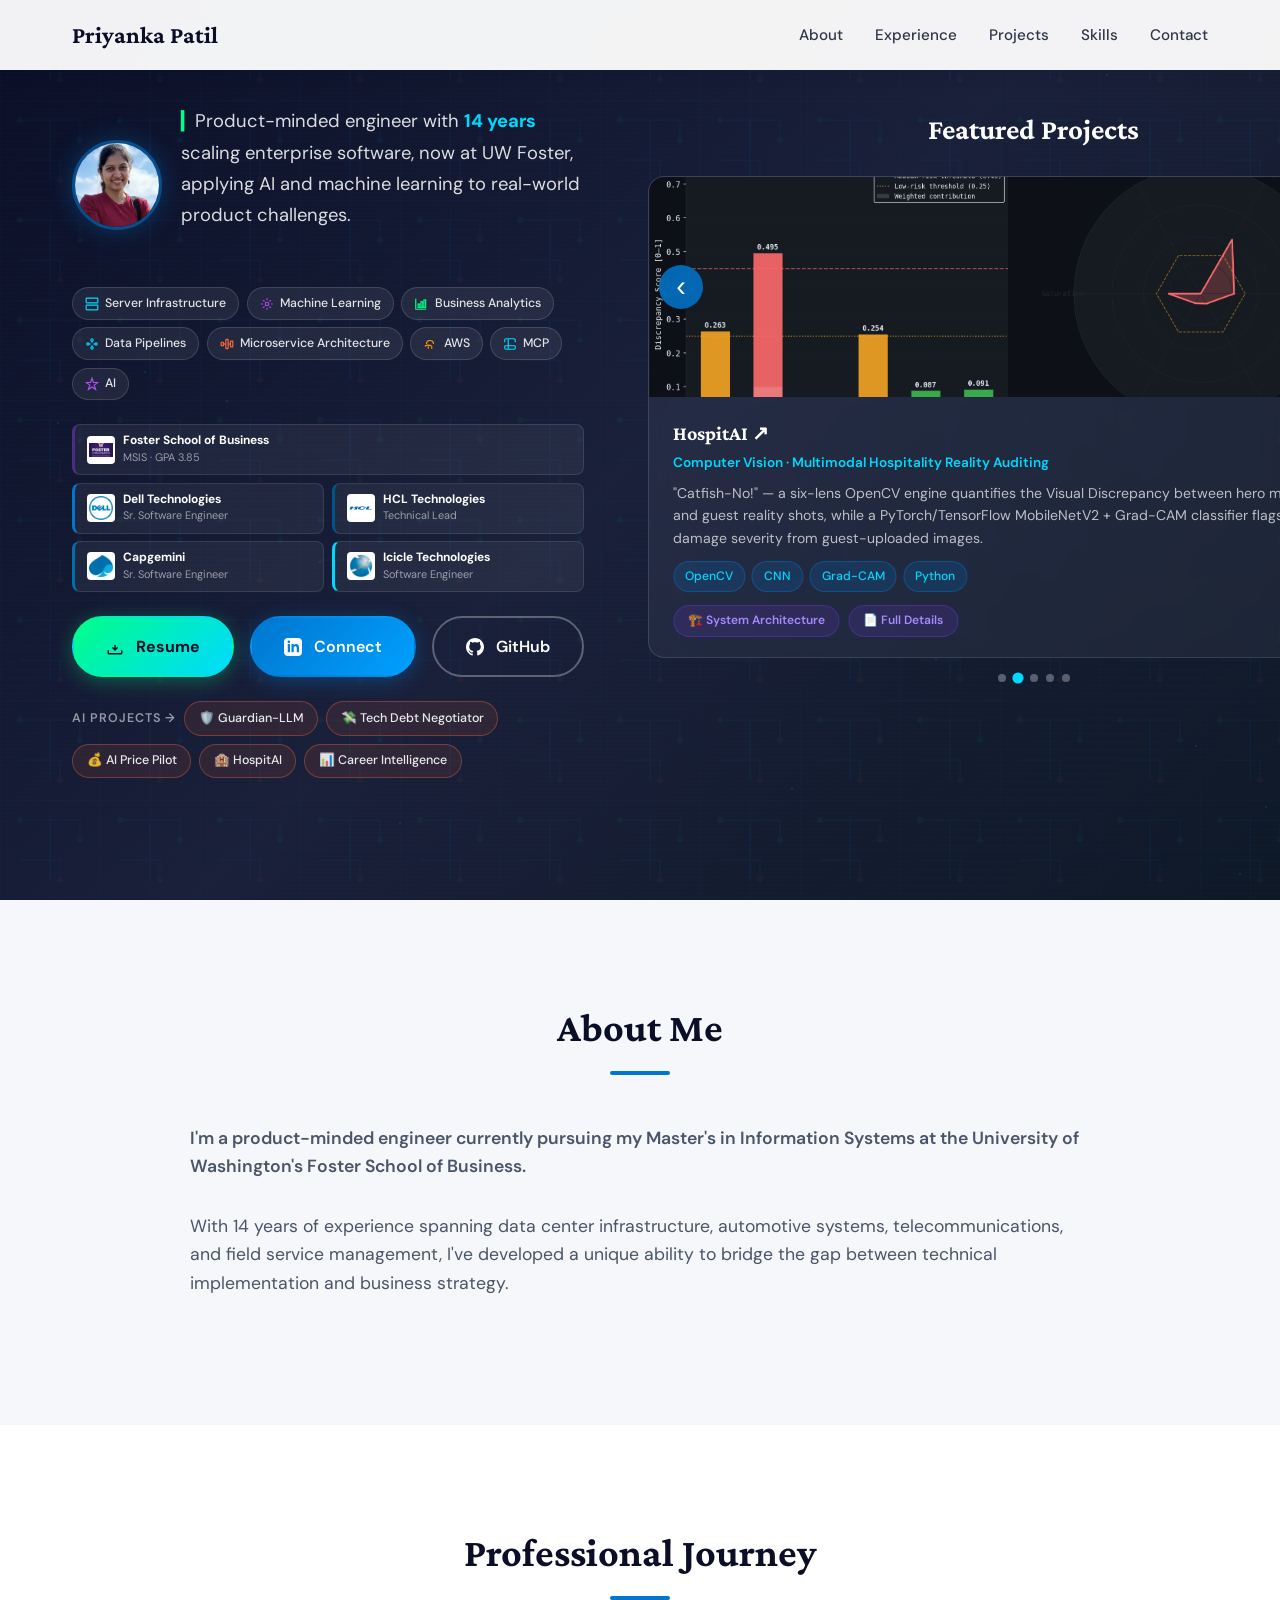
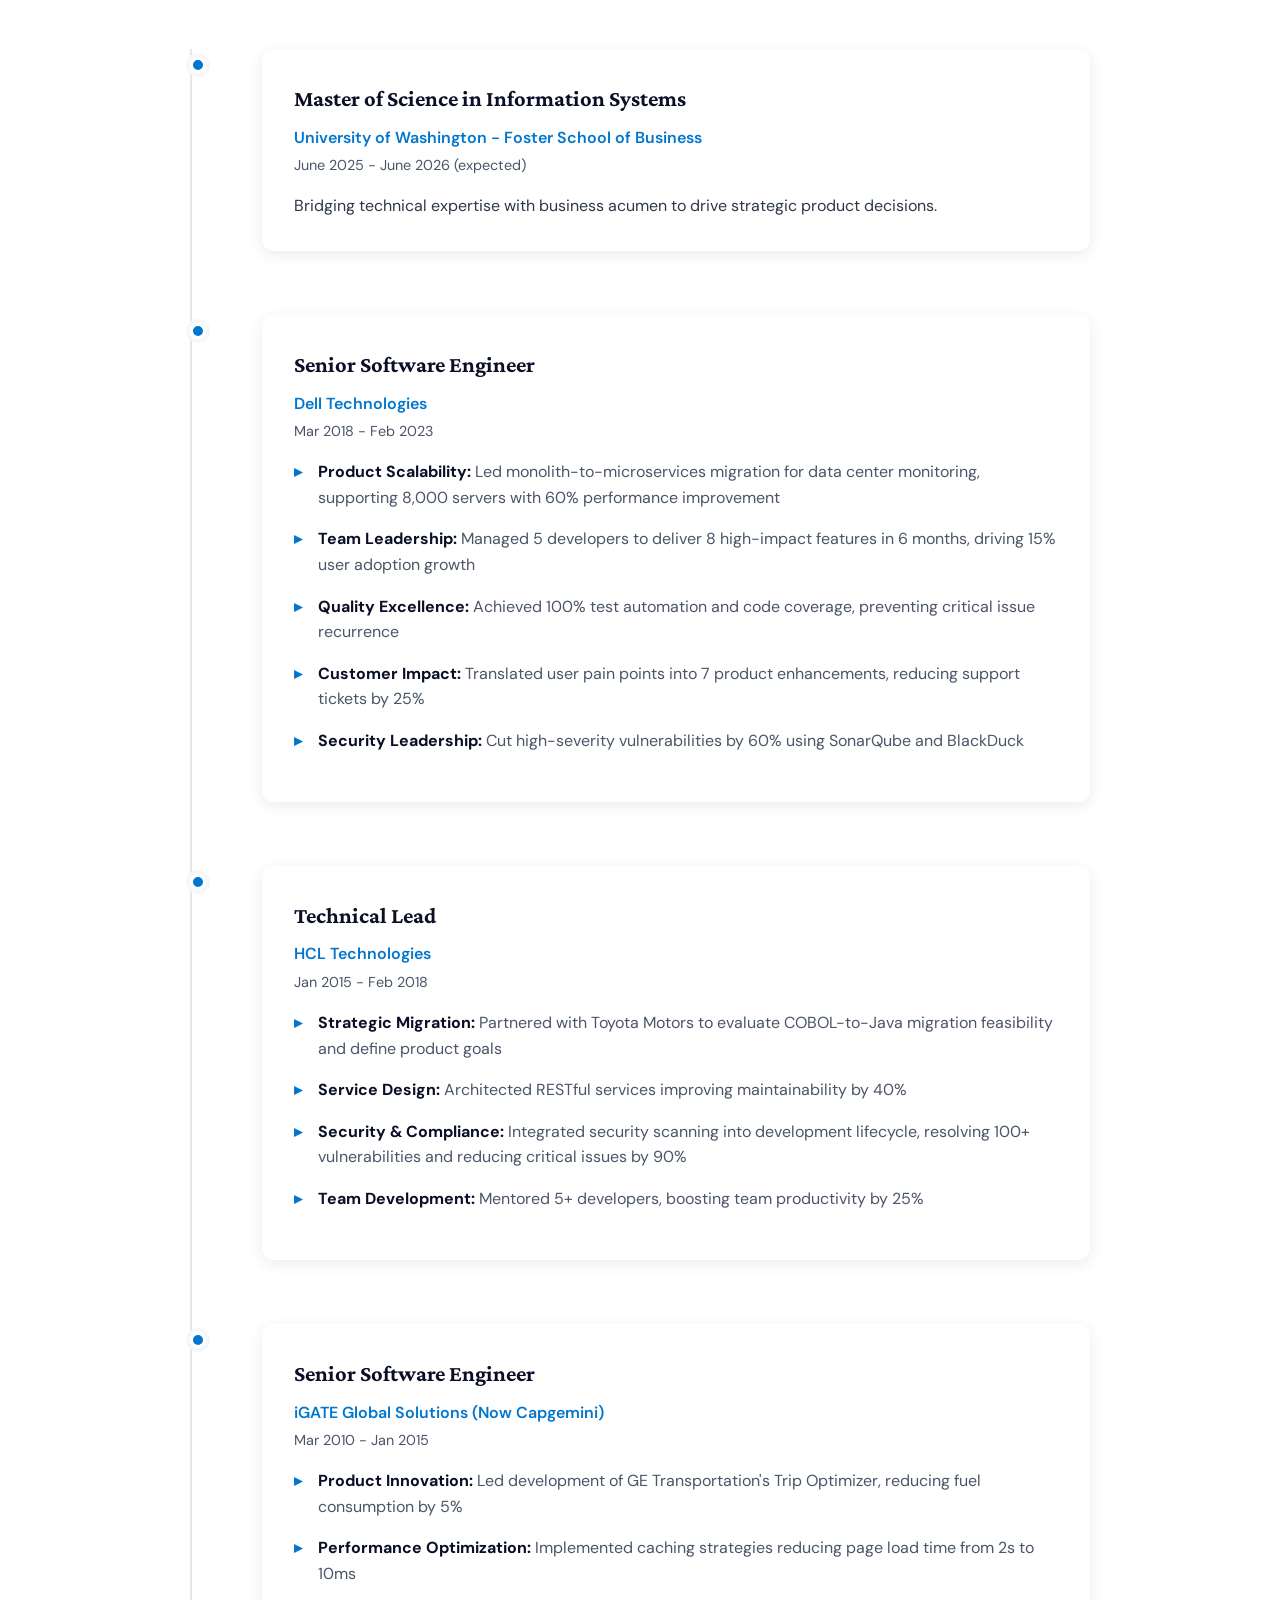
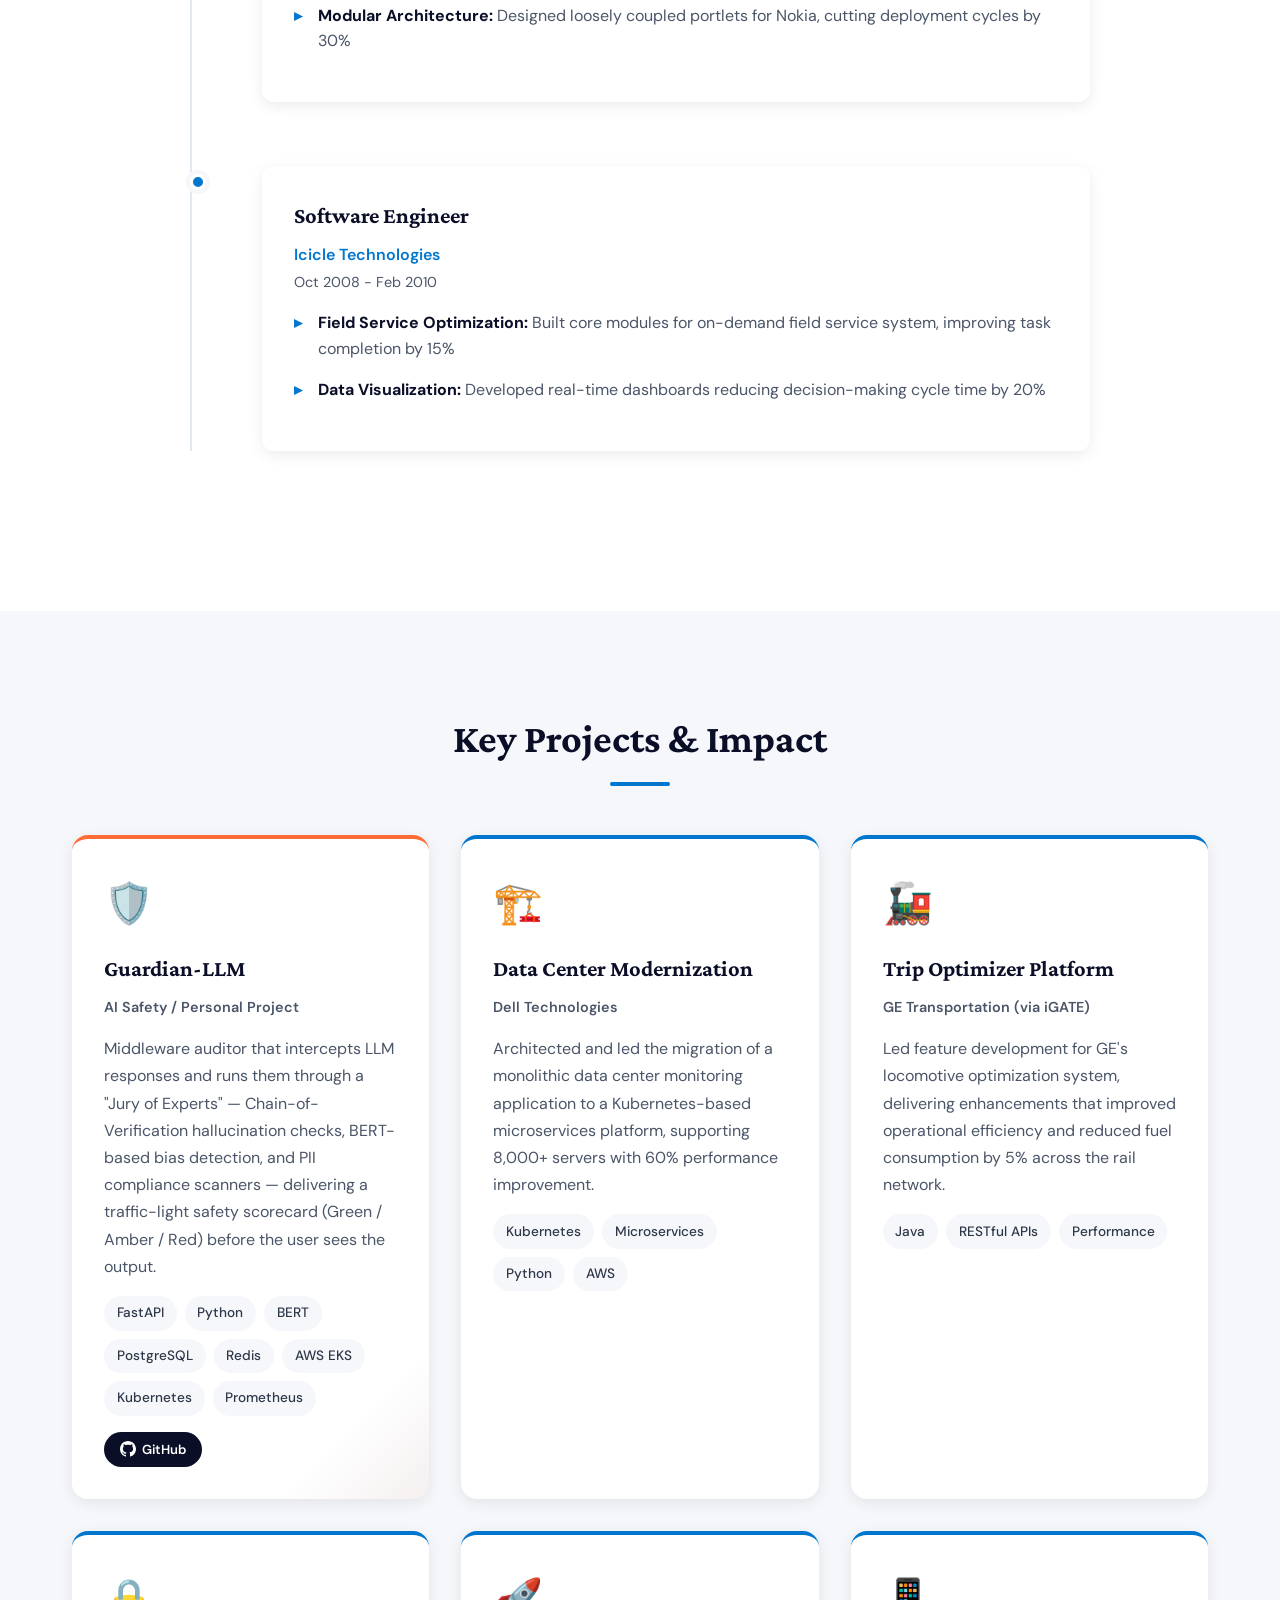
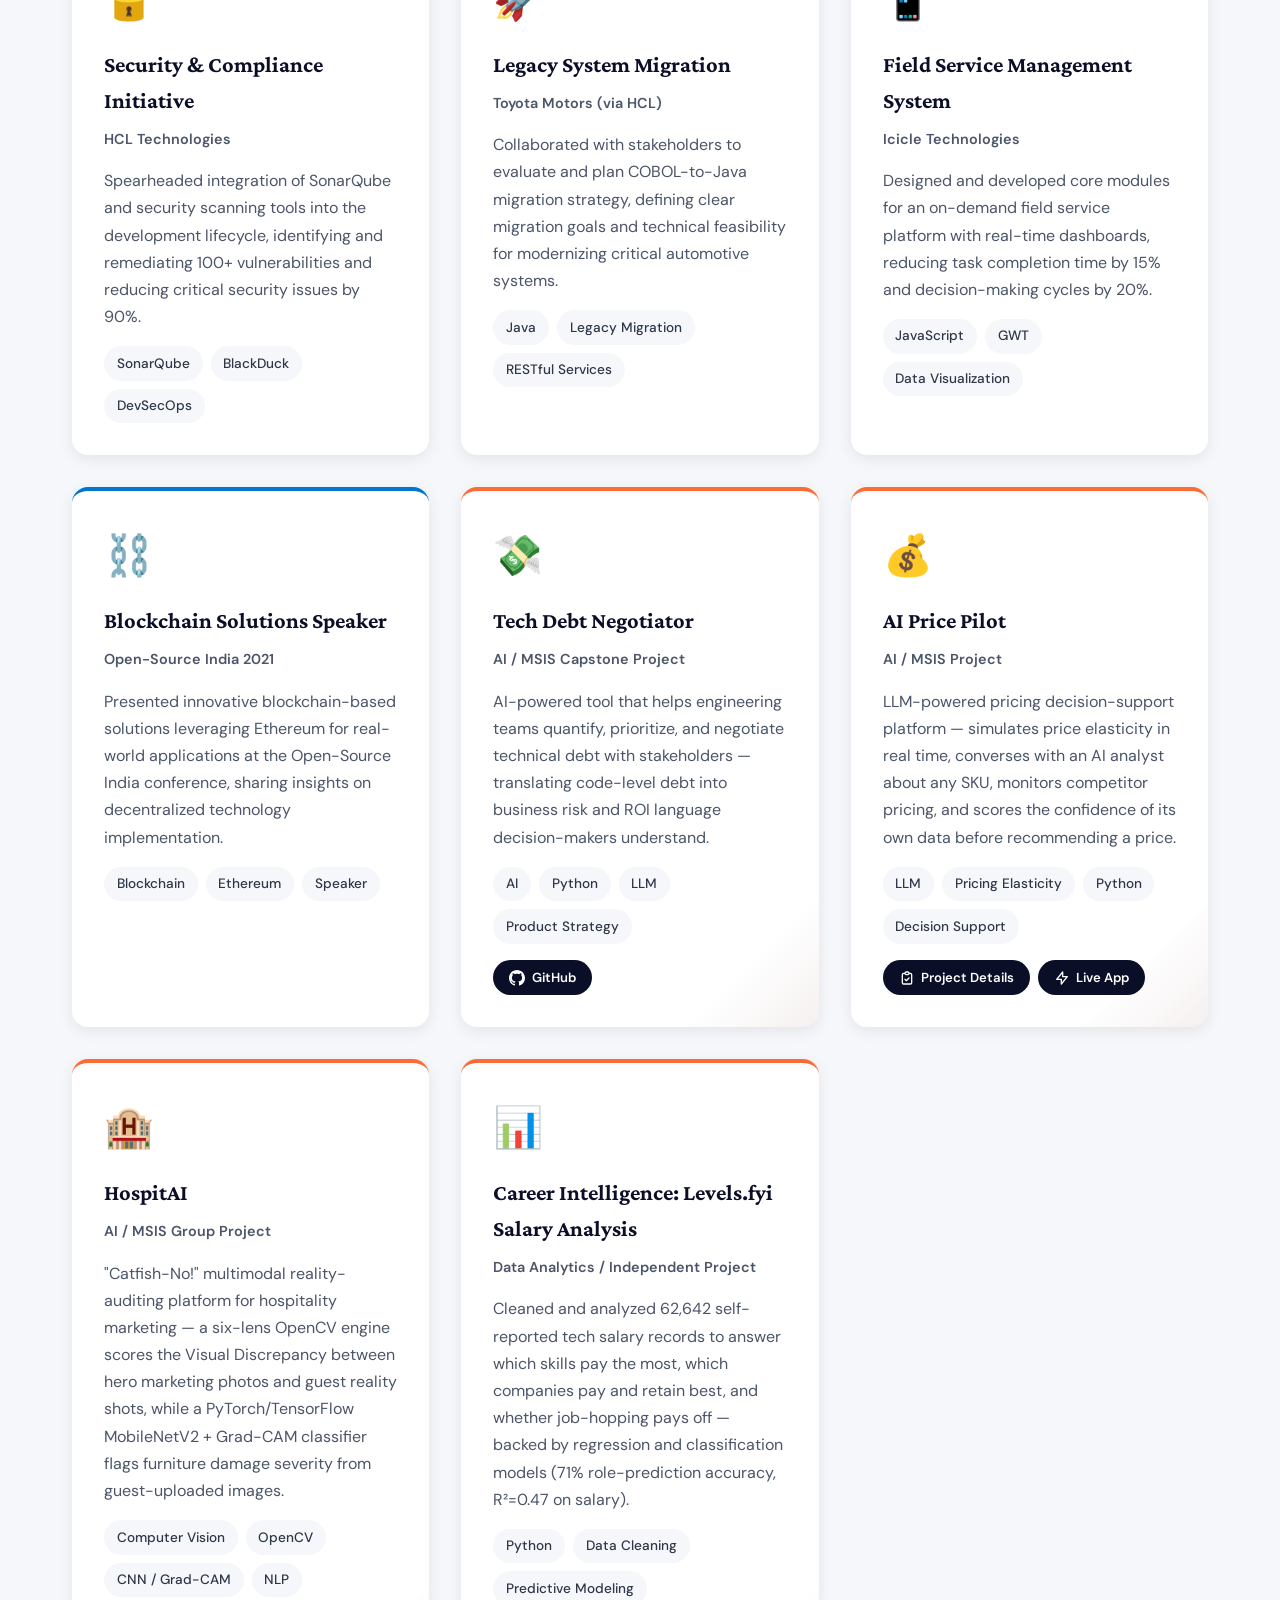
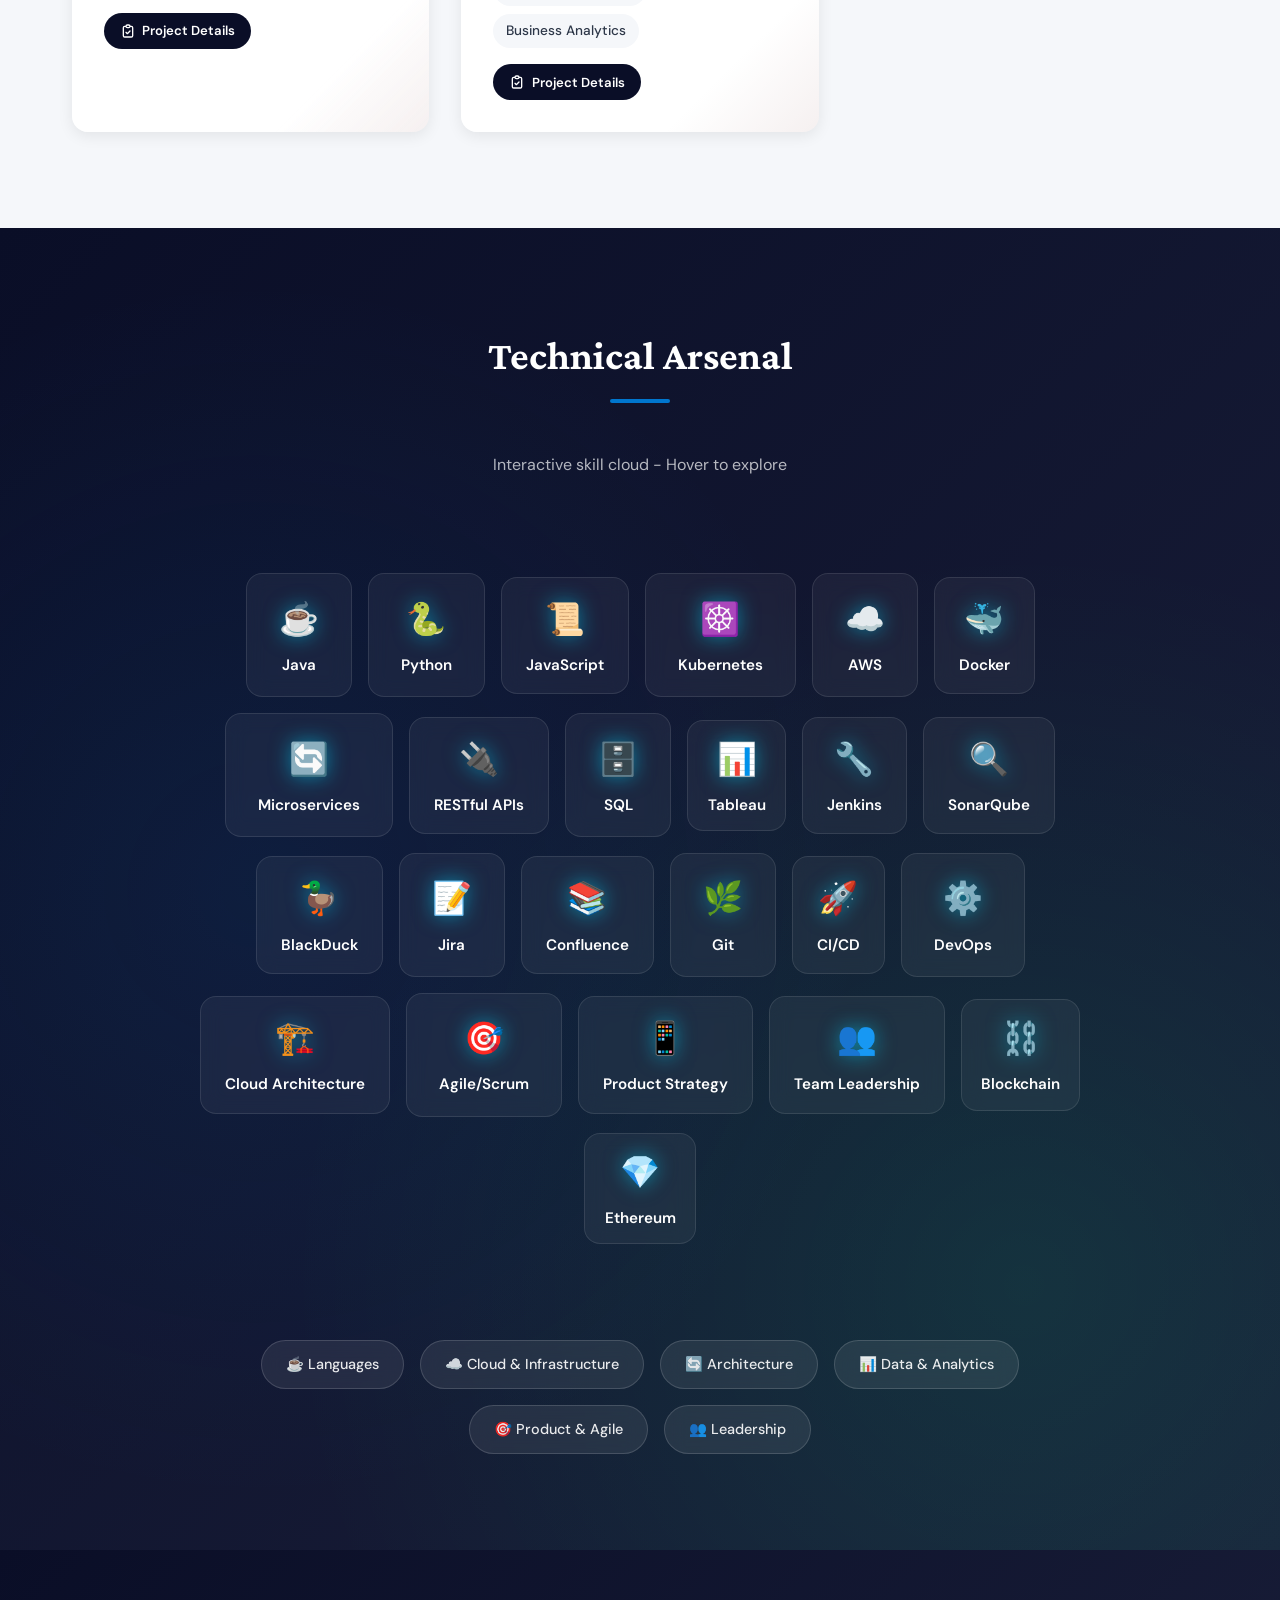
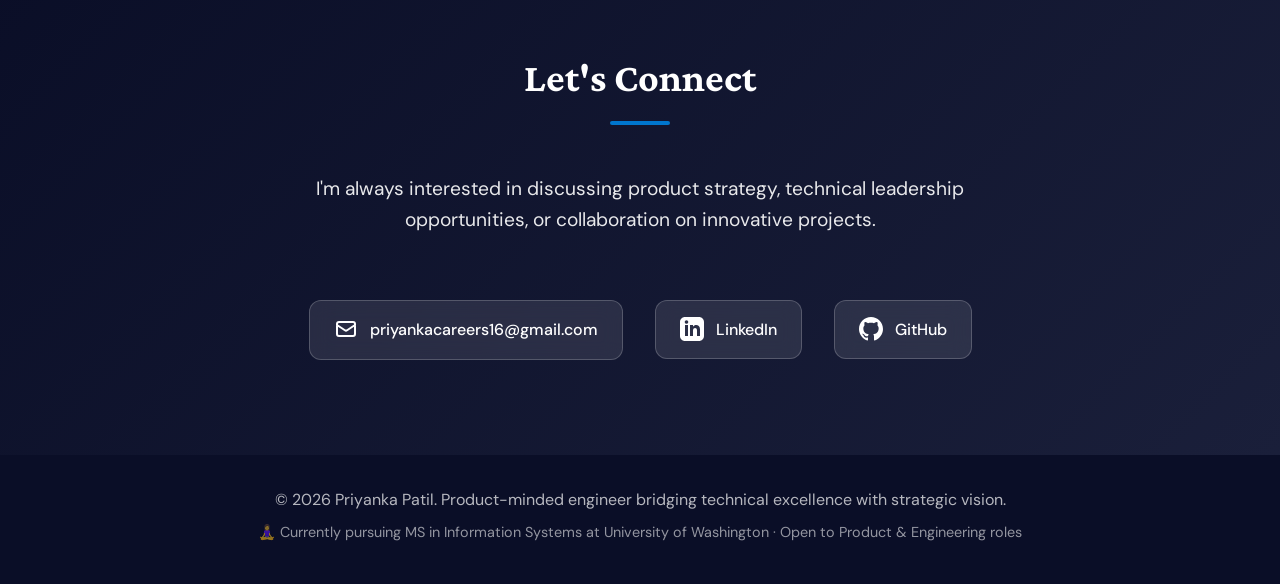
<file: index_old2.html>
<!DOCTYPE html>
<html lang="en">
<head>
    <meta charset="UTF-8">
    <meta name="viewport" content="width=device-width, initial-scale=1.0">
    <title>Priyanka Patil - Product-Minded Engineer</title>
    <link rel="stylesheet" href="styles.css">
    <link rel="preconnect" href="https://fonts.googleapis.com">
    <link rel="preconnect" href="https://fonts.gstatic.com" crossorigin>
    <link href="https://fonts.googleapis.com/css2?family=Crimson+Pro:wght@400;600;700&family=DM+Sans:wght@400;500;700&display=swap" rel="stylesheet">
</head>
<body>
    <!-- Navigation -->
    <nav class="navbar">
        <div class="container">
            <div class="nav-brand">Priyanka Patil</div>
            <ul class="nav-links">
                <li><a href="#about">About</a></li>
                <li><a href="#experience">Experience</a></li>
                <li><a href="#projects">Projects</a></li>
                <li><a href="#skills">Skills</a></li>
                <li><a href="#contact">Contact</a></li>
            </ul>
            <button class="mobile-menu-toggle" aria-label="Toggle menu">
                <span></span>
                <span></span>
                <span></span>
            </button>
        </div>
    </nav>

    <!-- Hero Section -->
    <section class="hero">
        <div class="hero-background">
            <div class="server-grid"></div>
            <div class="code-rain"></div>
            <div class="circuit-pattern"></div>
        </div>
        <div class="container">
            <div class="hero-content">
                <!-- Left: Photo + Info -->
                <div class="hero-left">
                    <div class="hero-photo-subtitle">
                        <div class="profile-image-inline">
                            <img src="images/1633696553449.jpg" alt="Priyanka Patil" />
                        </div>
                        <p class="hero-subtitle">
                            <span class="typing-cursor">▎</span>Product-minded engineer with <strong>14 years</strong> scaling enterprise software, now at UW Foster, applying AI and machine learning to real-world product challenges.
                        </p>
                    </div>

                    <!-- Tech chips -->
                    <div class="tech-chips">
                        <span class="tech-chip">
                            <svg width="14" height="14" viewBox="0 0 24 24" fill="none" stroke="#00D9FF" stroke-width="2"><rect x="2" y="2" width="20" height="8" rx="1"/><rect x="2" y="14" width="20" height="8" rx="1"/><line x1="6" y1="6" x2="6" y2="6" stroke-width="3"/><line x1="6" y1="18" x2="6" y2="18" stroke-width="3"/></svg>
                            Server Infrastructure
                        </span>
                        <span class="tech-chip">
                            <svg width="14" height="14" viewBox="0 0 24 24" fill="none" stroke="#B24BF3" stroke-width="2"><circle cx="12" cy="12" r="3"/><path d="M12 2v3M12 19v3M2 12h3M19 12h3M5.6 5.6l2.1 2.1M16.3 16.3l2.1 2.1M5.6 18.4l2.1-2.1M16.3 7.7l2.1-2.1"/></svg>
                            Machine Learning
                        </span>
                        <a href="business-analytics.html" class="tech-chip" style="text-decoration:none;cursor:pointer;">
                            <svg width="14" height="14" viewBox="0 0 24 24" fill="none" stroke="#00FF88" stroke-width="2"><path d="M3 3v18h18"/><rect x="7" y="12" width="3" height="6"/><rect x="12" y="8" width="3" height="10"/><rect x="17" y="5" width="3" height="13"/></svg>
                            Business Analytics
                        </a>
                        <span class="tech-chip">
                            <svg width="14" height="14" viewBox="0 0 24 24" fill="none" stroke="#00D9FF" stroke-width="2"><circle cx="5" cy="12" r="2"/><circle cx="19" cy="12" r="2"/><circle cx="12" cy="5" r="2"/><circle cx="12" cy="19" r="2"/><line x1="7" y1="12" x2="10" y2="12"/><line x1="14" y1="12" x2="17" y2="12"/><line x1="12" y1="7" x2="12" y2="10"/><line x1="12" y1="14" x2="12" y2="17"/></svg>
                            Data Pipelines
                        </span>
                        <span class="tech-chip">
                            <svg width="14" height="14" viewBox="0 0 24 24" fill="none" stroke="#FF6B35" stroke-width="2"><rect x="2" y="9" width="4" height="6" rx="1"/><rect x="10" y="4" width="4" height="16" rx="1"/><rect x="18" y="7" width="4" height="10" rx="1"/><line x1="6" y1="12" x2="10" y2="12"/><line x1="14" y1="12" x2="18" y2="12"/></svg>
                            Microservice Architecture
                        </span>
                        <span class="tech-chip">
                            <svg width="14" height="14" viewBox="0 0 24 24" fill="none" stroke="#FF9900" stroke-width="2"><path d="M3 16s2-2 6-2 6 2 6 2"/><path d="M6 12c0-4 2-6 6-6s6 2 6 6"/><path d="M9 20v-4"/><path d="M15 20v-4"/></svg>
                            AWS
                        </span>
                        <span class="tech-chip">
                            <svg width="14" height="14" viewBox="0 0 24 24" fill="none" stroke="#00D9FF" stroke-width="2"><path d="M9 3H5a2 2 0 0 0-2 2v4m6-6h10a2 2 0 0 1 2 2v4M9 3v18m0 0h10a2 2 0 0 0 2-2v-4M9 21H5a2 2 0 0 1-2-2v-4m0 0h18"/></svg>
                            MCP
                        </span>
                        <span class="tech-chip">
                            <svg width="14" height="14" viewBox="0 0 24 24" fill="none" stroke="#B24BF3" stroke-width="2"><path d="M12 2l2.4 7.4H22l-6.2 4.5 2.4 7.4L12 17l-6.2 4.3 2.4-7.4L2 9.4h7.6z"/></svg>
                            AI
                        </span>
                    </div>

                    <!-- Career Milestone Cards -->
                    <div class="milestone-cards">
                        <a href="#experience" class="milestone-card milestone-uw">
                            <img class="milestone-logo" src="images/Foster school of business.jpg" alt="Foster School of Business" />
                            <div>
                                <span class="milestone-name">Foster School of Business</span>
                                <span class="milestone-role">MSIS · GPA 3.85</span>
                            </div>
                        </a>
                        <a href="#experience" class="milestone-card milestone-dell">
                            <img class="milestone-logo" src="images/Dell_Logo.svg.png" alt="Dell" />
                            <div>
                                <span class="milestone-name">Dell Technologies</span>
                                <span class="milestone-role">Sr. Software Engineer</span>
                            </div>
                        </a>
                        <a href="#experience" class="milestone-card milestone-hcl">
                            <img class="milestone-logo" src="images/HCLLogo.png" alt="HCL" />
                            <div>
                                <span class="milestone-name">HCL Technologies</span>
                                <span class="milestone-role">Technical Lead</span>
                            </div>
                        </a>
                        <a href="#experience" class="milestone-card milestone-cap">
                            <img class="milestone-logo" src="images/capgemini.png" alt="Capgemini" />
                            <div>
                                <span class="milestone-name">Capgemini</span>
                                <span class="milestone-role">Sr. Software Engineer</span>
                            </div>
                        </a>
                        <a href="#experience" class="milestone-card milestone-icicle">
                            <img class="milestone-logo" src="images/icicle_technologies_logo.jpg" alt="Icicle Technologies" />
                            <div>
                                <span class="milestone-name">Icicle Technologies</span>
                                <span class="milestone-role">Software Engineer</span>
                            </div>
                        </a>
                    </div>

                    <div class="hero-cta">
                        <a href="documents/Priyanka_Patil_Resume.pdf" download="Priyanka_Patil_Resume.pdf" class="btn btn-resume">
                            <svg width="18" height="18" fill="none" stroke="currentColor" viewBox="0 0 24 24">
                                <path stroke-linecap="round" stroke-linejoin="round" stroke-width="2" d="M12 10v6m0 0l-3-3m3 3l3-3M3 17v3a1 1 0 001 1h16a1 1 0 001-1v-3"/>
                            </svg>
                            <span>Resume</span>
                        </a>
                        <a href="https://www.linkedin.com/in/priyankapatilpm" target="_blank" class="btn btn-primary">
                            <svg width="18" height="18" fill="currentColor" viewBox="0 0 24 24">
                                <path d="M19 0h-14c-2.761 0-5 2.239-5 5v14c0 2.761 2.239 5 5 5h14c2.762 0 5-2.239 5-5v-14c0-2.761-2.238-5-5-5zm-11 19h-3v-11h3v11zm-1.5-12.268c-.966 0-1.75-.79-1.75-1.764s.784-1.764 1.75-1.764 1.75.79 1.75 1.764-.783 1.764-1.75 1.764zm13.5 12.268h-3v-5.604c0-3.368-4-3.113-4 0v5.604h-3v-11h3v1.765c1.396-2.586 7-2.777 7 2.476v6.759z"/>
                            </svg>
                            <span>Connect</span>
                        </a>
                        <a href="https://github.com/priyanka-patil-tech" target="_blank" class="btn btn-secondary">
                            <svg width="18" height="18" fill="currentColor" viewBox="0 0 24 24">
                                <path d="M12 0c-6.626 0-12 5.373-12 12 0 5.302 3.438 9.8 8.207 11.387.599.111.793-.261.793-.577v-2.234c-3.338.726-4.033-1.416-4.033-1.416-.546-1.387-1.333-1.756-1.333-1.756-1.089-.745.083-.729.083-.729 1.205.084 1.839 1.237 1.839 1.237 1.07 1.834 2.807 1.304 3.492.997.107-.775.418-1.305.762-1.604-2.665-.305-5.467-1.334-5.467-5.931 0-1.311.469-2.381 1.236-3.221-.124-.303-.535-1.524.117-3.176 0 0 1.008-.322 3.301 1.23.957-.266 1.983-.399 3.003-.404 1.02.005 2.047.138 3.006.404 2.291-1.552 3.297-1.23 3.297-1.23.653 1.653.242 2.874.118 3.176.77.84 1.235 1.911 1.235 3.221 0 4.609-2.807 5.624-5.479 5.921.43.372.823 1.102.823 2.222v3.293c0 .319.192.694.801.576 4.765-1.589 8.199-6.086 8.199-11.386 0-6.627-5.373-12-12-12z"/>
                            </svg>
                            <span>GitHub</span>
                        </a>
                    </div>

                    <!-- Quick project links -->
                    <div class="hero-project-links">
                        <span class="project-links-label">AI Projects →</span>
                        <a href="#guardian-llm" class="project-link-chip">🛡️ Guardian-LLM</a>
                        <a href="#tech-debt-negotiator" class="project-link-chip">💸 Tech Debt Negotiator</a>
                        <a href="#ai-price-pilot" class="project-link-chip">💰 AI Price Pilot</a>
                        <a href="#hospit-ai" class="project-link-chip">🏨 HospitAI</a>
                        <a href="#business-analytics" class="project-link-chip">📊 Career Intelligence</a>
                    </div>
                </div>

                <!-- Right: Project Screenshot Slider -->
                <div class="hero-right">
                    <div class="project-slider">
                        <h2 class="slider-heading">Featured Projects</h2>
                        <div class="slider-container">
                            <div class="slider-track" id="sliderTrack">
                                <!-- 1. Tech Debt Negotiator -->
                                <div class="slider-card">
                                    <div class="slider-card-img">
                                        <a href="https://priyanka-patil-tech.github.io/technical-debt-negotiator/" target="_blank">
                                            <img src="images/TechDebtNegotiator.png" alt="Tech Debt Negotiator" style="object-fit:cover;" />
                                        </a>
                                    </div>
                                    <div class="slider-card-body">
                                        <h3>
                                            <a href="https://priyanka-patil-tech.github.io/technical-debt-negotiator/" target="_blank" class="slider-project-link">Tech Debt Negotiator ↗</a>
                                        </h3>
                                        <p class="slider-company">Agentic AI · Solving Real-World Engineering Trade-offs</p>
                                        <p class="slider-desc">AI-powered tool that quantifies and prioritises technical debt — translating code-level risk into business impact language, so engineering teams can negotiate roadmap trade-offs with stakeholders using data, not gut feel.</p>
                                        <div class="slider-tags">
                                            <span>AI</span><span>LLM</span><span>Python</span><span>Product Strategy</span>
                                        </div>
                                        <div style="margin-top:.8rem;display:flex;gap:.6rem;flex-wrap:wrap;">
                                            <a href="tech-debt-negotiator.html#architecture" class="slider-action-btn">🏗️ System Architecture</a>
                                            <a href="tech-debt-negotiator.html" class="slider-action-btn">📄 Full Details</a>
                                        </div>
                                    </div>
                                </div>

                                <!-- 2. HospitAI -->
                                <div class="slider-card">
                                    <div class="slider-card-img">
                                        <a href="hospit-ai.html">
                                            <img src="images/HospitAI/vds-lens-breakdown.png" alt="HospitAI Visual Discrepancy Score lens breakdown — bar and radar chart" style="object-fit:cover;" />
                                        </a>
                                    </div>
                                    <div class="slider-card-body">
                                        <h3>
                                            <a href="hospit-ai.html" class="slider-project-link">HospitAI ↗</a>
                                        </h3>
                                        <p class="slider-company">Computer Vision · Multimodal Hospitality Reality Auditing</p>
                                        <p class="slider-desc">"Catfish-No!" — a six-lens OpenCV engine quantifies the Visual Discrepancy between hero marketing photos and guest reality shots, while a PyTorch/TensorFlow MobileNetV2 + Grad-CAM classifier flags furniture damage severity from guest-uploaded images.</p>
                                        <div class="slider-tags">
                                            <span>OpenCV</span><span>CNN</span><span>Grad-CAM</span><span>Python</span>
                                        </div>
                                        <div style="margin-top:.8rem;display:flex;gap:.6rem;flex-wrap:wrap;">
                                            <a href="hospit-ai.html#architecture" class="slider-action-btn">🏗️ System Architecture</a>
                                            <a href="hospit-ai.html" class="slider-action-btn">📄 Full Details</a>
                                        </div>
                                    </div>
                                </div>

                                <!-- 3. AI Price Pilot -->
                                <div class="slider-card">
                                    <div class="slider-card-img">
                                        <a href="ai-price-pilot.html">
                                            <img src="images/AIPricePilot/price-optimizer.png" alt="AI Price Pilot Price Optimizer screen showing elasticity, price slider, and profit/revenue forecasts" style="object-fit:cover;object-position:top;" />
                                        </a>
                                    </div>
                                    <div class="slider-card-body">
                                        <h3>
                                            <a href="ai-price-pilot.html" class="slider-project-link">AI Price Pilot ↗</a>
                                        </h3>
                                        <p class="slider-company">LLM Pricing Intelligence · Live on Cloud Run</p>
                                        <p class="slider-desc">An LLM-powered pricing decision-support platform — simulates price elasticity in real time, converses with an AI analyst about any SKU, monitors competitors, and scores the confidence of its own data before recommending a price.</p>
                                        <div class="slider-tags">
                                            <span>LLM</span><span>Elasticity Modeling</span><span>Python</span>
                                        </div>
                                        <div style="margin-top:.8rem;display:flex;gap:.6rem;flex-wrap:wrap;">
                                            <a href="ai-price-pilot.html#architecture" class="slider-action-btn">🏗️ System Design</a>
                                            <a href="https://copy-of-pricepilot-800700491584.us-east1.run.app/" target="_blank" class="slider-action-btn">🚀 Live App</a>
                                        </div>
                                    </div>
                                </div>

                                <!-- 4. UW Ascend Hackathon -->
                                <div class="slider-card">
                                    <div class="slider-card-img">
                                        <img src="images/72261188022873%20(2).png" alt="UW Ascend 2025 Hackathon Winner Certificate" style="object-fit:contain;background:#2d0b5e;padding:1rem;" />
                                    </div>
                                    <div class="slider-card-body">
                                        <h3>UW Ascend Hackathon Winner</h3>
                                        <p class="slider-company">Foster School of Business, University of Washington</p>
                                        <p class="slider-desc">Won the 2025 Supply Chain Hackathon at UW Ascend &mdash; designing a data-driven supply chain optimization solution under competition conditions</p>
                                        <div class="slider-tags">
                                            <span>Supply Chain</span><span>Data Analysis</span><span>Strategy</span>
                                        </div>
                                    </div>
                                </div>

                                <!-- 5. Dell 8,000-Server Scale-Out -->
                                <div class="slider-card">
                                    <div class="slider-card-img">
                                        <img src="images/DatacenterApplication.jpg" alt="Data Center Application" style="object-fit:cover;" />
                                    </div>
                                    <div class="slider-card-body">
                                        <h3>8,000-Server Scale-Out</h3>
                                        <p class="slider-company">Dell Technologies</p>
                                        <p class="slider-desc">Dismantled a tightly coupled monolithic data center application and re-architected it as a Kubernetes-orchestrated microservices platform — eliminating bottlenecks, enabling independent service scaling, and delivering a 60% performance uplift across a fleet of 8,000+ enterprise servers.</p>
                                        <div class="slider-tags">
                                            <span>Microservices</span><span>Kubernetes</span><span>Python</span><span>AWS</span>
                                        </div>
                                    </div>
                                </div>
                            </div>
                            <button class="slider-nav slider-prev" id="sliderPrev">&#8249;</button>
                            <button class="slider-nav slider-next" id="sliderNext">&#8250;</button>
                        </div>
                        <div class="slider-dots" id="sliderDots"></div>
                    </div>
                </div>
            </div>
        </div>
    </section>

    <!-- About Section -->
    <section id="about" class="about">
        <div class="container">
            <h2 class="section-title">About Me</h2>
            <div class="about-content">
                <div class="about-text">
                    <p class="lead">I'm a product-minded engineer currently pursuing my Master's in Information Systems at the University of Washington's Foster School of Business.</p>
                    <p>With 14 years of experience spanning data center infrastructure, automotive systems, telecommunications, and field service management, I've developed a unique ability to bridge the gap between technical implementation and business strategy.</p>
                </div>
            </div>
        </div>
    </section>

    <!-- Experience Section -->
    <section id="experience" class="experience">
        <div class="container">
            <h2 class="section-title">Professional Journey</h2>
            <div class="timeline">
                <!-- Current Education -->
                <div class="timeline-item">
                    <div class="timeline-marker"></div>
                    <div class="timeline-content">
                        <div class="timeline-header">
                            <h3>Master of Science in Information Systems</h3>
                            <span class="company">University of Washington - Foster School of Business</span>
                            <span class="timeline-date">June 2025 - June 2026 (expected)</span>
                        </div>
                        <p>Bridging technical expertise with business acumen to drive strategic product decisions.</p>
                    </div>
                </div>

                <!-- Dell Technologies -->
                <div class="timeline-item">
                    <div class="timeline-marker"></div>
                    <div class="timeline-content">
                        <div class="timeline-header">
                            <h3>Senior Software Engineer</h3>
                            <span class="company">Dell Technologies</span>
                            <span class="timeline-date">Mar 2018 - Feb 2023</span>
                        </div>
                        <ul class="achievements">
                            <li><strong>Product Scalability:</strong> Led monolith-to-microservices migration for data center monitoring, supporting 8,000 servers with 60% performance improvement</li>
                            <li><strong>Team Leadership:</strong> Managed 5 developers to deliver 8 high-impact features in 6 months, driving 15% user adoption growth</li>
                            <li><strong>Quality Excellence:</strong> Achieved 100% test automation and code coverage, preventing critical issue recurrence</li>
                            <li><strong>Customer Impact:</strong> Translated user pain points into 7 product enhancements, reducing support tickets by 25%</li>
                            <li><strong>Security Leadership:</strong> Cut high-severity vulnerabilities by 60% using SonarQube and BlackDuck</li>
                        </ul>
                    </div>
                </div>

                <!-- HCL Technologies -->
                <div class="timeline-item">
                    <div class="timeline-marker"></div>
                    <div class="timeline-content">
                        <div class="timeline-header">
                            <h3>Technical Lead</h3>
                            <span class="company">HCL Technologies</span>
                            <span class="timeline-date">Jan 2015 - Feb 2018</span>
                        </div>
                        <ul class="achievements">
                            <li><strong>Strategic Migration:</strong> Partnered with Toyota Motors to evaluate COBOL-to-Java migration feasibility and define product goals</li>
                            <li><strong>Service Design:</strong> Architected RESTful services improving maintainability by 40%</li>
                            <li><strong>Security & Compliance:</strong> Integrated security scanning into development lifecycle, resolving 100+ vulnerabilities and reducing critical issues by 90%</li>
                            <li><strong>Team Development:</strong> Mentored 5+ developers, boosting team productivity by 25%</li>
                        </ul>
                    </div>
                </div>

                <!-- iGATE Global Solutions -->
                <div class="timeline-item">
                    <div class="timeline-marker"></div>
                    <div class="timeline-content">
                        <div class="timeline-header">
                            <h3>Senior Software Engineer</h3>
                            <span class="company">iGATE Global Solutions (Now Capgemini)</span>
                            <span class="timeline-date">Mar 2010 - Jan 2015</span>
                        </div>
                        <ul class="achievements">
                            <li><strong>Product Innovation:</strong> Led development of GE Transportation's Trip Optimizer, reducing fuel consumption by 5%</li>
                            <li><strong>Performance Optimization:</strong> Implemented caching strategies reducing page load time from 2s to 10ms</li>
                            <li><strong>Modular Architecture:</strong> Designed loosely coupled portlets for Nokia, cutting deployment cycles by 30%</li>
                        </ul>
                    </div>
                </div>

                <!-- Icicle Technologies -->
                <div class="timeline-item">
                    <div class="timeline-marker"></div>
                    <div class="timeline-content">
                        <div class="timeline-header">
                            <h3>Software Engineer</h3>
                            <span class="company">Icicle Technologies</span>
                            <span class="timeline-date">Oct 2008 - Feb 2010</span>
                        </div>
                        <ul class="achievements">
                            <li><strong>Field Service Optimization:</strong> Built core modules for on-demand field service system, improving task completion by 15%</li>
                            <li><strong>Data Visualization:</strong> Developed real-time dashboards reducing decision-making cycle time by 20%</li>
                        </ul>
                    </div>
                </div>
            </div>
        </div>
    </section>

    <!-- Projects Section -->
    <section id="projects" class="projects">
        <div class="container">
            <h2 class="section-title">Key Projects & Impact</h2>
            <div class="projects-grid">
                <div class="project-card project-card-ai" id="guardian-llm">
                    <div class="project-icon">🛡️</div>
                    <h3>Guardian-LLM</h3>
                    <p class="project-company">AI Safety / Personal Project</p>
                    <p>Middleware auditor that intercepts LLM responses and runs them through a "Jury of Experts" — Chain-of-Verification hallucination checks, BERT-based bias detection, and PII compliance scanners — delivering a traffic-light safety scorecard (Green / Amber / Red) before the user sees the output.</p>
                    <div class="project-tags">
                        <span class="tag">FastAPI</span>
                        <span class="tag">Python</span>
                        <span class="tag">BERT</span>
                        <span class="tag">PostgreSQL</span>
                        <span class="tag">Redis</span>
                        <span class="tag">AWS EKS</span>
                        <span class="tag">Kubernetes</span>
                        <span class="tag">Prometheus</span>
                    </div>
                    <div class="project-links">
                        <a href="https://github.com/priyanka-patil-tech" target="_blank" class="project-link-btn">
                            <svg width="16" height="16" fill="currentColor" viewBox="0 0 24 24"><path d="M12 0c-6.626 0-12 5.373-12 12 0 5.302 3.438 9.8 8.207 11.387.599.111.793-.261.793-.577v-2.234c-3.338.726-4.033-1.416-4.033-1.416-.546-1.387-1.333-1.756-1.333-1.756-1.089-.745.083-.729.083-.729 1.205.084 1.839 1.237 1.839 1.237 1.07 1.834 2.807 1.304 3.492.997.107-.775.418-1.305.762-1.604-2.665-.305-5.467-1.334-5.467-5.931 0-1.311.469-2.381 1.236-3.221-.124-.303-.535-1.524.117-3.176 0 0 1.008-.322 3.301 1.23.957-.266 1.983-.399 3.003-.404 1.02.005 2.047.138 3.006.404 2.291-1.552 3.297-1.23 3.297-1.23.653 1.653.242 2.874.118 3.176.77.84 1.235 1.911 1.235 3.221 0 4.609-2.807 5.624-5.479 5.921.43.372.823 1.102.823 2.222v3.293c0 .319.192.694.801.576 4.765-1.589 8.199-6.086 8.199-11.386 0-6.627-5.373-12-12-12z"/></svg>
                            GitHub
                        </a>
                    </div>
                </div>

                <div class="project-card">
                    <div class="project-icon">🏗️</div>
                    <h3>Data Center Modernization</h3>
                    <p class="project-company">Dell Technologies</p>
                    <p>Architected and led the migration of a monolithic data center monitoring application to a Kubernetes-based microservices platform, supporting 8,000+ servers with 60% performance improvement.</p>
                    <div class="project-tags">
                        <span class="tag">Kubernetes</span>
                        <span class="tag">Microservices</span>
                        <span class="tag">Python</span>
                        <span class="tag">AWS</span>
                    </div>
                </div>

                <div class="project-card">
                    <div class="project-icon">🚂</div>
                    <h3>Trip Optimizer Platform</h3>
                    <p class="project-company">GE Transportation (via iGATE)</p>
                    <p>Led feature development for GE's locomotive optimization system, delivering enhancements that improved operational efficiency and reduced fuel consumption by 5% across the rail network.</p>
                    <div class="project-tags">
                        <span class="tag">Java</span>
                        <span class="tag">RESTful APIs</span>
                        <span class="tag">Performance</span>
                    </div>
                </div>

                <div class="project-card">
                    <div class="project-icon">🔒</div>
                    <h3>Security & Compliance Initiative</h3>
                    <p class="project-company">HCL Technologies</p>
                    <p>Spearheaded integration of SonarQube and security scanning tools into the development lifecycle, identifying and remediating 100+ vulnerabilities and reducing critical security issues by 90%.</p>
                    <div class="project-tags">
                        <span class="tag">SonarQube</span>
                        <span class="tag">BlackDuck</span>
                        <span class="tag">DevSecOps</span>
                    </div>
                </div>

                <div class="project-card">
                    <div class="project-icon">🚀</div>
                    <h3>Legacy System Migration</h3>
                    <p class="project-company">Toyota Motors (via HCL)</p>
                    <p>Collaborated with stakeholders to evaluate and plan COBOL-to-Java migration strategy, defining clear migration goals and technical feasibility for modernizing critical automotive systems.</p>
                    <div class="project-tags">
                        <span class="tag">Java</span>
                        <span class="tag">Legacy Migration</span>
                        <span class="tag">RESTful Services</span>
                    </div>
                </div>

                <div class="project-card">
                    <div class="project-icon">📱</div>
                    <h3>Field Service Management System</h3>
                    <p class="project-company">Icicle Technologies</p>
                    <p>Designed and developed core modules for an on-demand field service platform with real-time dashboards, reducing task completion time by 15% and decision-making cycles by 20%.</p>
                    <div class="project-tags">
                        <span class="tag">JavaScript</span>
                        <span class="tag">GWT</span>
                        <span class="tag">Data Visualization</span>
                    </div>
                </div>

                <div class="project-card">
                    <div class="project-icon">⛓️</div>
                    <h3>Blockchain Solutions Speaker</h3>
                    <p class="project-company">Open-Source India 2021</p>
                    <p>Presented innovative blockchain-based solutions leveraging Ethereum for real-world applications at the Open-Source India conference, sharing insights on decentralized technology implementation.</p>
                    <div class="project-tags">
                        <span class="tag">Blockchain</span>
                        <span class="tag">Ethereum</span>
                        <span class="tag">Speaker</span>
                    </div>
                </div>

                <div class="project-card project-card-ai" id="tech-debt-negotiator">
                    <div class="project-icon">💸</div>
                    <h3>Tech Debt Negotiator</h3>
                    <p class="project-company">AI / MSIS Capstone Project</p>
                    <p>AI-powered tool that helps engineering teams quantify, prioritize, and negotiate technical debt with stakeholders — translating code-level debt into business risk and ROI language decision-makers understand.</p>
                    <div class="project-tags">
                        <span class="tag">AI</span>
                        <span class="tag">Python</span>
                        <span class="tag">LLM</span>
                        <span class="tag">Product Strategy</span>
                    </div>
                    <div class="project-links">
                        <a href="https://github.com/priyanka-patil-tech" target="_blank" class="project-link-btn">
                            <svg width="16" height="16" fill="currentColor" viewBox="0 0 24 24"><path d="M12 0c-6.626 0-12 5.373-12 12 0 5.302 3.438 9.8 8.207 11.387.599.111.793-.261.793-.577v-2.234c-3.338.726-4.033-1.416-4.033-1.416-.546-1.387-1.333-1.756-1.333-1.756-1.089-.745.083-.729.083-.729 1.205.084 1.839 1.237 1.839 1.237 1.07 1.834 2.807 1.304 3.492.997.107-.775.418-1.305.762-1.604-2.665-.305-5.467-1.334-5.467-5.931 0-1.311.469-2.381 1.236-3.221-.124-.303-.535-1.524.117-3.176 0 0 1.008-.322 3.301 1.23.957-.266 1.983-.399 3.003-.404 1.02.005 2.047.138 3.006.404 2.291-1.552 3.297-1.23 3.297-1.23.653 1.653.242 2.874.118 3.176.77.84 1.235 1.911 1.235 3.221 0 4.609-2.807 5.624-5.479 5.921.43.372.823 1.102.823 2.222v3.293c0 .319.192.694.801.576 4.765-1.589 8.199-6.086 8.199-11.386 0-6.627-5.373-12-12-12z"/></svg>
                            GitHub
                        </a>
                    </div>
                </div>

                <div class="project-card project-card-ai" id="ai-price-pilot">
                    <div class="project-icon">💰</div>
                    <h3>AI Price Pilot</h3>
                    <p class="project-company">AI / MSIS Project</p>
                    <p>LLM-powered pricing decision-support platform — simulates price elasticity in real time, converses with an AI analyst about any SKU, monitors competitor pricing, and scores the confidence of its own data before recommending a price.</p>
                    <div class="project-tags">
                        <span class="tag">LLM</span>
                        <span class="tag">Pricing Elasticity</span>
                        <span class="tag">Python</span>
                        <span class="tag">Decision Support</span>
                    </div>
                    <div class="project-links">
                        <a href="ai-price-pilot.html" class="project-link-btn">
                            <svg width="16" height="16" fill="none" stroke="currentColor" stroke-width="2" viewBox="0 0 24 24"><path stroke-linecap="round" stroke-linejoin="round" d="M9 5H7a2 2 0 00-2 2v12a2 2 0 002 2h10a2 2 0 002-2V7a2 2 0 00-2-2h-2M9 5a2 2 0 002 2h2a2 2 0 002-2M9 5a2 2 0 012-2h2a2 2 0 012 2m-6 9l2 2 4-4"/></svg>
                            Project Details
                        </a>
                        <a href="https://copy-of-pricepilot-800700491584.us-east1.run.app/" target="_blank" class="project-link-btn">
                            <svg width="16" height="16" fill="none" stroke="currentColor" stroke-width="2" viewBox="0 0 24 24"><path stroke-linecap="round" stroke-linejoin="round" d="M13 10V3L4 14h7v7l9-11h-7z"/></svg>
                            Live App
                        </a>
                    </div>
                </div>

                <div class="project-card project-card-ai" id="hospit-ai">
                    <div class="project-icon">🏨</div>
                    <h3>HospitAI</h3>
                    <p class="project-company">AI / MSIS Group Project</p>
                    <p>"Catfish-No!" multimodal reality-auditing platform for hospitality marketing — a six-lens OpenCV engine scores the Visual Discrepancy between hero marketing photos and guest reality shots, while a PyTorch/TensorFlow MobileNetV2 + Grad-CAM classifier flags furniture damage severity from guest-uploaded images.</p>
                    <div class="project-tags">
                        <span class="tag">Computer Vision</span>
                        <span class="tag">OpenCV</span>
                        <span class="tag">CNN / Grad-CAM</span>
                        <span class="tag">NLP</span>
                    </div>
                    <div class="project-links">
                        <a href="hospit-ai.html" class="project-link-btn">
                            <svg width="16" height="16" fill="none" stroke="currentColor" stroke-width="2" viewBox="0 0 24 24"><path stroke-linecap="round" stroke-linejoin="round" d="M9 5H7a2 2 0 00-2 2v12a2 2 0 002 2h10a2 2 0 002-2V7a2 2 0 00-2-2h-2M9 5a2 2 0 002 2h2a2 2 0 002-2M9 5a2 2 0 012-2h2a2 2 0 012 2m-6 9l2 2 4-4"/></svg>
                            Project Details
                        </a>
                    </div>
                </div>

                <div class="project-card project-card-ai" id="business-analytics">
                    <div class="project-icon">📊</div>
                    <h3>Career Intelligence: Levels.fyi Salary Analysis</h3>
                    <p class="project-company">Data Analytics / Independent Project</p>
                    <p>Cleaned and analyzed 62,642 self-reported tech salary records to answer which skills pay the most, which companies pay and retain best, and whether job-hopping pays off — backed by regression and classification models (71% role-prediction accuracy, R²=0.47 on salary).</p>
                    <div class="project-tags">
                        <span class="tag">Python</span>
                        <span class="tag">Data Cleaning</span>
                        <span class="tag">Predictive Modeling</span>
                        <span class="tag">Business Analytics</span>
                    </div>
                    <div class="project-links">
                        <a href="business-analytics.html" class="project-link-btn">
                            <svg width="16" height="16" fill="none" stroke="currentColor" stroke-width="2" viewBox="0 0 24 24"><path stroke-linecap="round" stroke-linejoin="round" d="M9 5H7a2 2 0 00-2 2v12a2 2 0 002 2h10a2 2 0 002-2V7a2 2 0 00-2-2h-2M9 5a2 2 0 002 2h2a2 2 0 002-2M9 5a2 2 0 012-2h2a2 2 0 012 2m-6 9l2 2 4-4"/></svg>
                            Project Details
                        </a>
                    </div>
                </div>
            </div>
        </div>
    </section>

    <!-- Skills Section -->
    <section id="skills" class="skills">
        <div class="container">
            <h2 class="section-title">Technical Arsenal</h2>
            <p class="section-subtitle">Interactive skill cloud - Hover to explore</p>
            <div class="skills-cloud">
                <div class="skill-item" data-level="5">
                    <div class="skill-icon">☕</div>
                    <span>Java</span>
                </div>
                <div class="skill-item" data-level="5">
                    <div class="skill-icon">🐍</div>
                    <span>Python</span>
                </div>
                <div class="skill-item" data-level="4">
                    <div class="skill-icon">📜</div>
                    <span>JavaScript</span>
                </div>
                <div class="skill-item" data-level="5">
                    <div class="skill-icon">☸️</div>
                    <span>Kubernetes</span>
                </div>
                <div class="skill-item" data-level="5">
                    <div class="skill-icon">☁️</div>
                    <span>AWS</span>
                </div>
                <div class="skill-item" data-level="4">
                    <div class="skill-icon">🐳</div>
                    <span>Docker</span>
                </div>
                <div class="skill-item" data-level="5">
                    <div class="skill-icon">🔄</div>
                    <span>Microservices</span>
                </div>
                <div class="skill-item" data-level="4">
                    <div class="skill-icon">🔌</div>
                    <span>RESTful APIs</span>
                </div>
                <div class="skill-item" data-level="5">
                    <div class="skill-icon">🗄️</div>
                    <span>SQL</span>
                </div>
                <div class="skill-item" data-level="3">
                    <div class="skill-icon">📊</div>
                    <span>Tableau</span>
                </div>
                <div class="skill-item" data-level="4">
                    <div class="skill-icon">🔧</div>
                    <span>Jenkins</span>
                </div>
                <div class="skill-item" data-level="4">
                    <div class="skill-icon">🔍</div>
                    <span>SonarQube</span>
                </div>
                <div class="skill-item" data-level="4">
                    <div class="skill-icon">🦆</div>
                    <span>BlackDuck</span>
                </div>
                <div class="skill-item" data-level="5">
                    <div class="skill-icon">📝</div>
                    <span>Jira</span>
                </div>
                <div class="skill-item" data-level="4">
                    <div class="skill-icon">📚</div>
                    <span>Confluence</span>
                </div>
                <div class="skill-item" data-level="5">
                    <div class="skill-icon">🌿</div>
                    <span>Git</span>
                </div>
                <div class="skill-item" data-level="4">
                    <div class="skill-icon">🚀</div>
                    <span>CI/CD</span>
                </div>
                <div class="skill-item" data-level="5">
                    <div class="skill-icon">⚙️</div>
                    <span>DevOps</span>
                </div>
                <div class="skill-item" data-level="4">
                    <div class="skill-icon">🏗️</div>
                    <span>Cloud Architecture</span>
                </div>
                <div class="skill-item" data-level="5">
                    <div class="skill-icon">🎯</div>
                    <span>Agile/Scrum</span>
                </div>
                <div class="skill-item" data-level="4">
                    <div class="skill-icon">📱</div>
                    <span>Product Strategy</span>
                </div>
                <div class="skill-item" data-level="4">
                    <div class="skill-icon">👥</div>
                    <span>Team Leadership</span>
                </div>
                <div class="skill-item" data-level="3">
                    <div class="skill-icon">⛓️</div>
                    <span>Blockchain</span>
                </div>
                <div class="skill-item" data-level="3">
                    <div class="skill-icon">💎</div>
                    <span>Ethereum</span>
                </div>
            </div>

            <div class="skills-categories">
                <div class="category-pill">☕ Languages</div>
                <div class="category-pill">☁️ Cloud & Infrastructure</div>
                <div class="category-pill">🔄 Architecture</div>
                <div class="category-pill">📊 Data & Analytics</div>
                <div class="category-pill">🎯 Product & Agile</div>
                <div class="category-pill">👥 Leadership</div>
            </div>
        </div>
    </section>

    <!-- Contact Section -->
    <section id="contact" class="contact">
        <div class="container">
            <h2 class="section-title">Let's Connect</h2>
            <div class="contact-content">
                <p class="contact-intro">I'm always interested in discussing product strategy, technical leadership opportunities, or collaboration on innovative projects.</p>
                <div class="contact-links">
                    <a href="mailto:priyankacareers16@gmail.com" class="contact-link">
                        <svg width="24" height="24" fill="none" stroke="currentColor" viewBox="0 0 24 24">
                            <path stroke-linecap="round" stroke-linejoin="round" stroke-width="2" d="M3 8l7.89 5.26a2 2 0 002.22 0L21 8M5 19h14a2 2 0 002-2V7a2 2 0 00-2-2H5a2 2 0 00-2 2v10a2 2 0 002 2z"/>
                        </svg>
                        priyankacareers16@gmail.com
                    </a>
                    <a href="https://www.linkedin.com/in/priyankapatilpm" target="_blank" class="contact-link">
                        <svg width="24" height="24" fill="currentColor" viewBox="0 0 24 24">
                            <path d="M19 0h-14c-2.761 0-5 2.239-5 5v14c0 2.761 2.239 5 5 5h14c2.762 0 5-2.239 5-5v-14c0-2.761-2.238-5-5-5zm-11 19h-3v-11h3v11zm-1.5-12.268c-.966 0-1.75-.79-1.75-1.764s.784-1.764 1.75-1.764 1.75.79 1.75 1.764-.783 1.764-1.75 1.764zm13.5 12.268h-3v-5.604c0-3.368-4-3.113-4 0v5.604h-3v-11h3v1.765c1.396-2.586 7-2.777 7 2.476v6.759z"/>
                        </svg>
                        LinkedIn
                    </a>
                    <a href="https://github.com/priyanka-patil" target="_blank" class="contact-link">
                        <svg width="24" height="24" fill="currentColor" viewBox="0 0 24 24">
                            <path d="M12 0c-6.626 0-12 5.373-12 12 0 5.302 3.438 9.8 8.207 11.387.599.111.793-.261.793-.577v-2.234c-3.338.726-4.033-1.416-4.033-1.416-.546-1.387-1.333-1.756-1.333-1.756-1.089-.745.083-.729.083-.729 1.205.084 1.839 1.237 1.839 1.237 1.07 1.834 2.807 1.304 3.492.997.107-.775.418-1.305.762-1.604-2.665-.305-5.467-1.334-5.467-5.931 0-1.311.469-2.381 1.236-3.221-.124-.303-.535-1.524.117-3.176 0 0 1.008-.322 3.301 1.23.957-.266 1.983-.399 3.003-.404 1.02.005 2.047.138 3.006.404 2.291-1.552 3.297-1.23 3.297-1.23.653 1.653.242 2.874.118 3.176.77.84 1.235 1.911 1.235 3.221 0 4.609-2.807 5.624-5.479 5.921.43.372.823 1.102.823 2.222v3.293c0 .319.192.694.801.576 4.765-1.589 8.199-6.086 8.199-11.386 0-6.627-5.373-12-12-12z"/>
                        </svg>
                        GitHub
                    </a>
                </div>
            </div>
        </div>
    </section>

    <!-- Footer -->
    <footer class="footer">
        <div class="container">
            <p>&copy; 2026 Priyanka Patil. Product-minded engineer bridging technical excellence with strategic vision.</p>
            <p class="footer-note">🧘‍♀️ Currently pursuing MS in Information Systems at University of Washington · Open to Product &amp; Engineering roles</p>
        </div>
    </footer>

    <script src="script.js"></script>
</body>
</html>
</file>
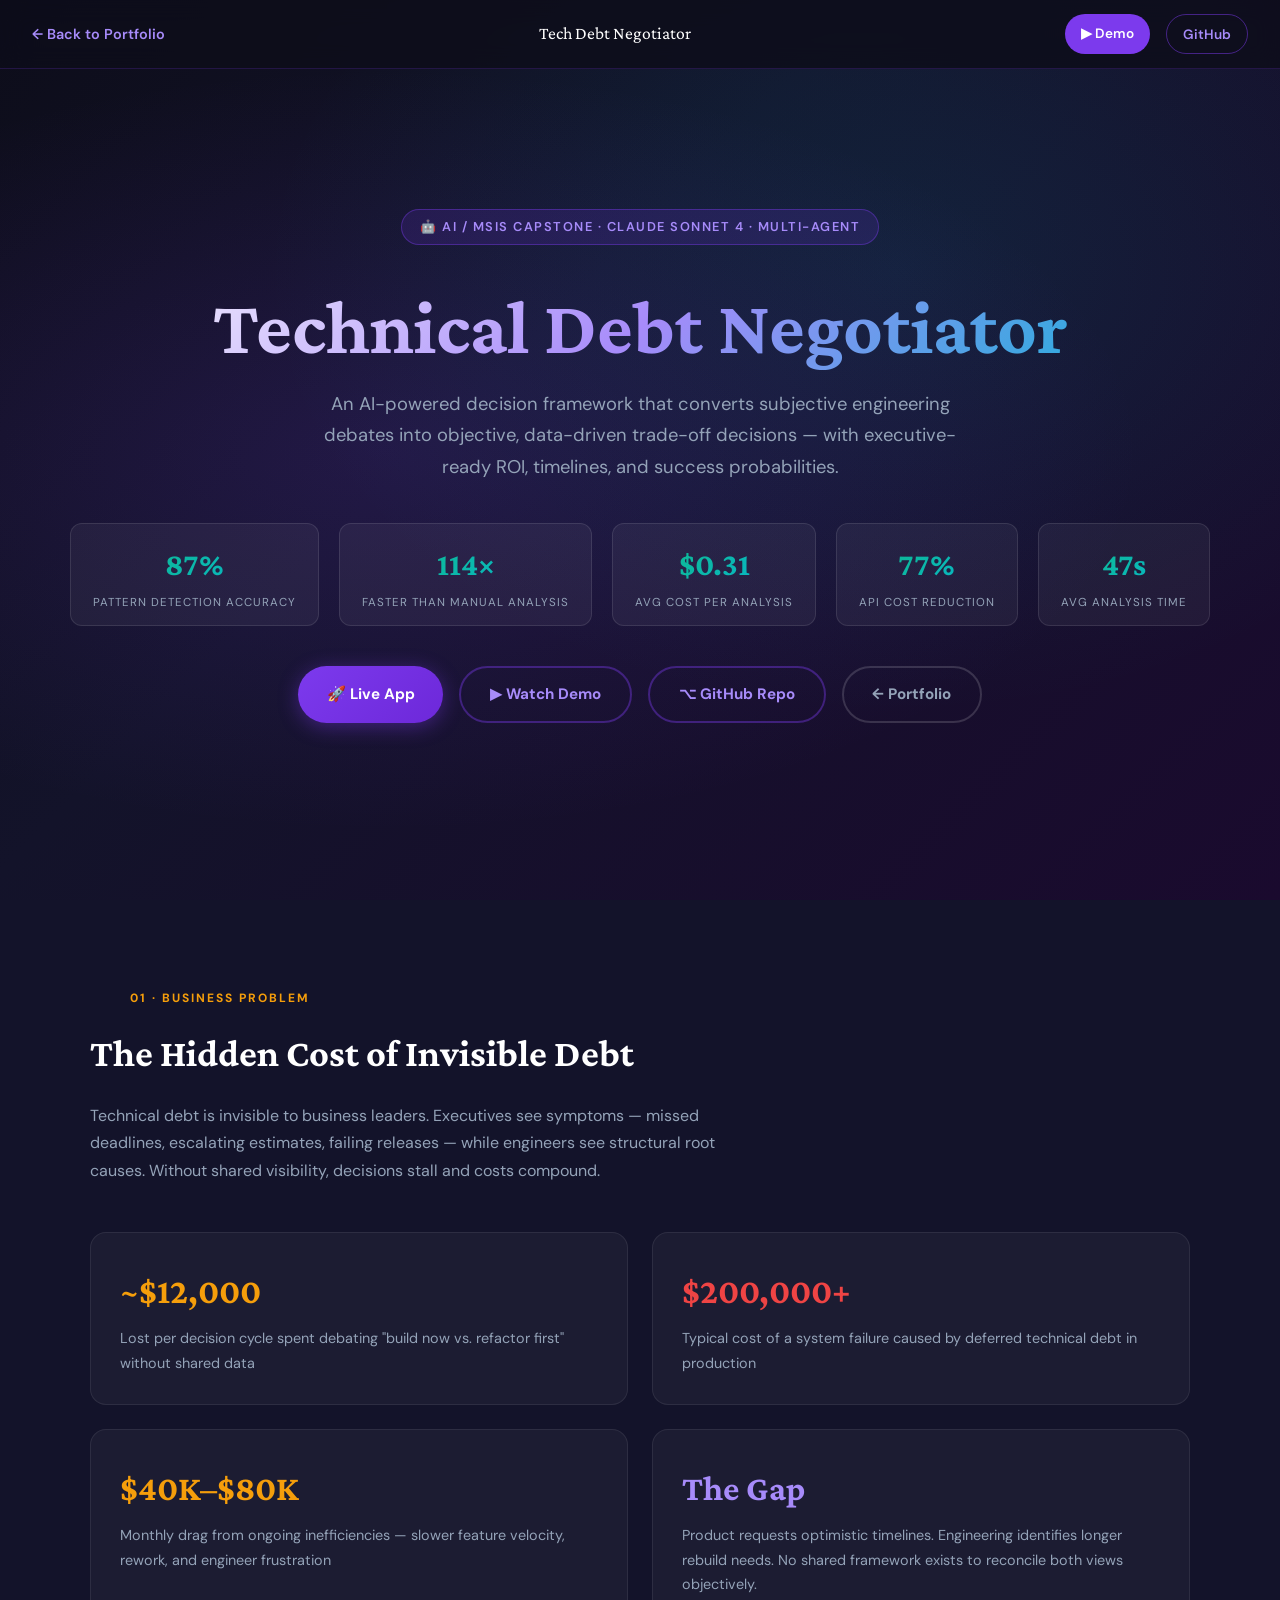
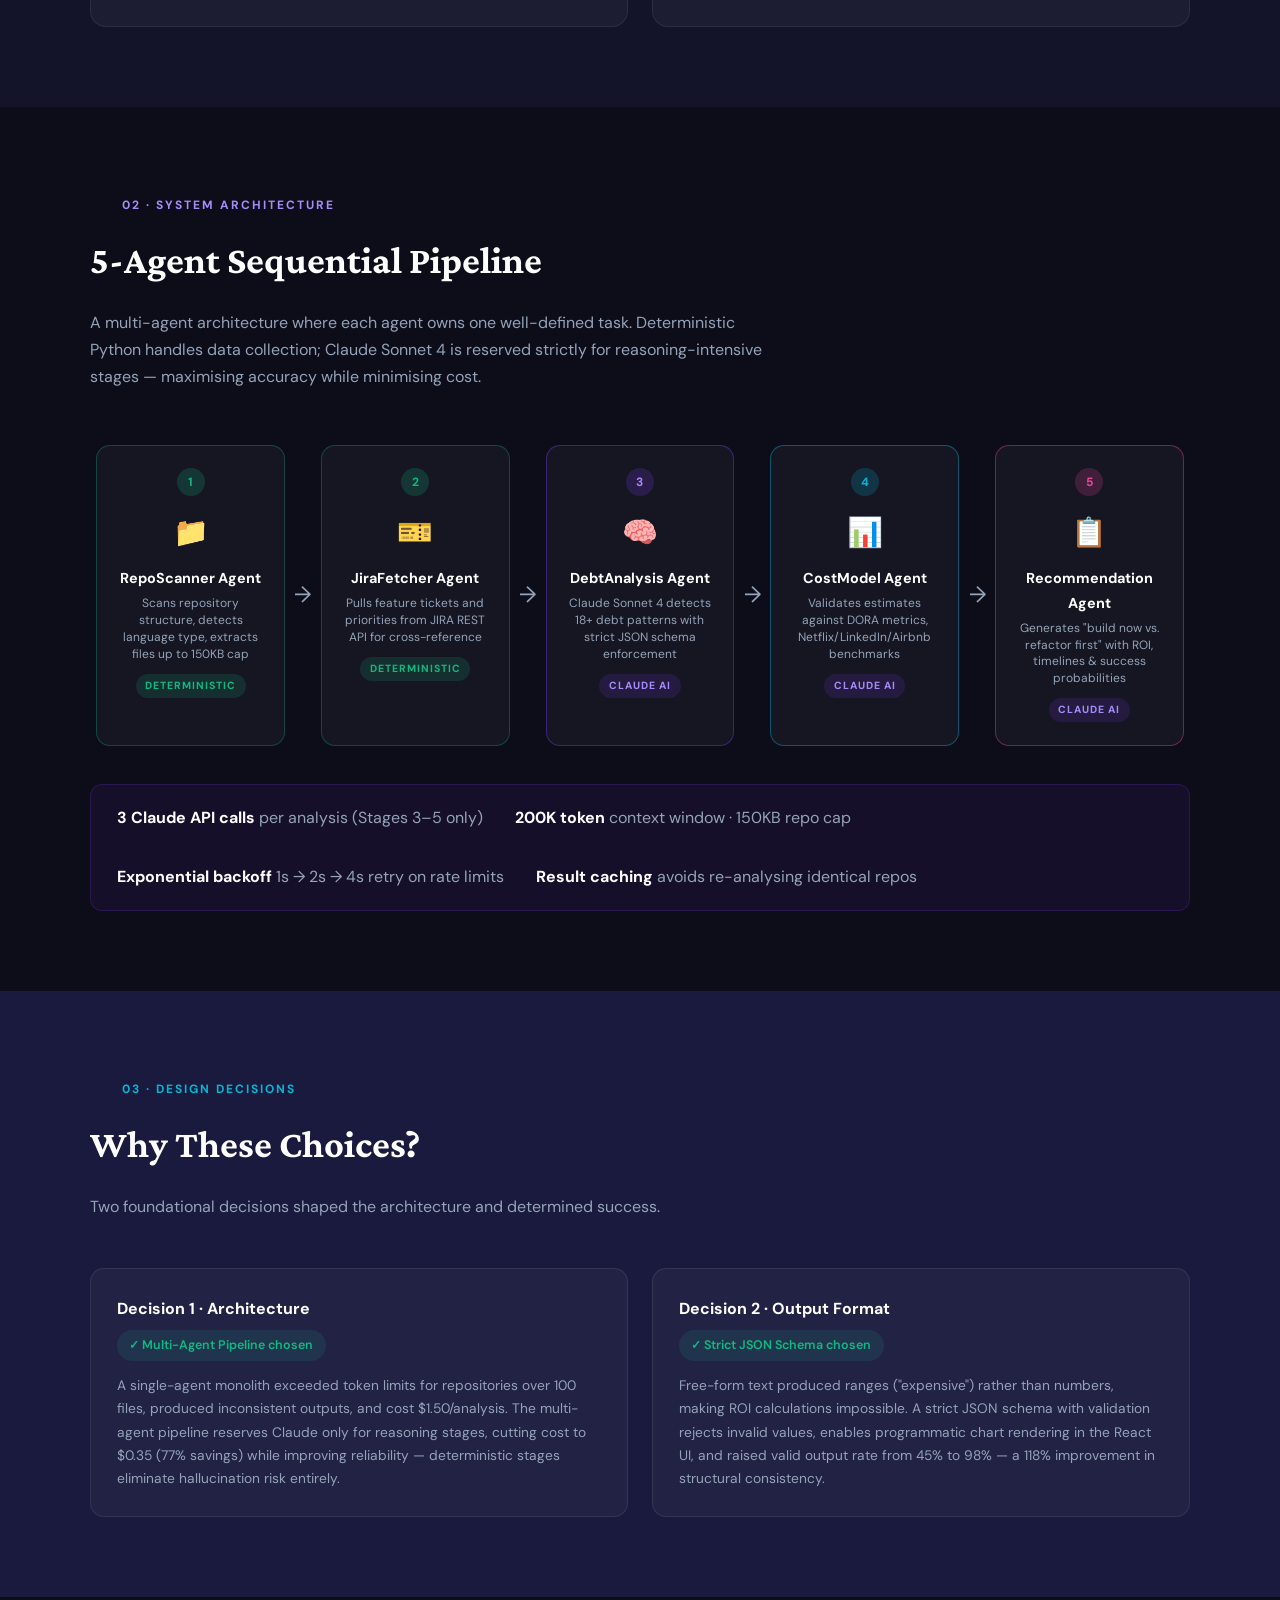
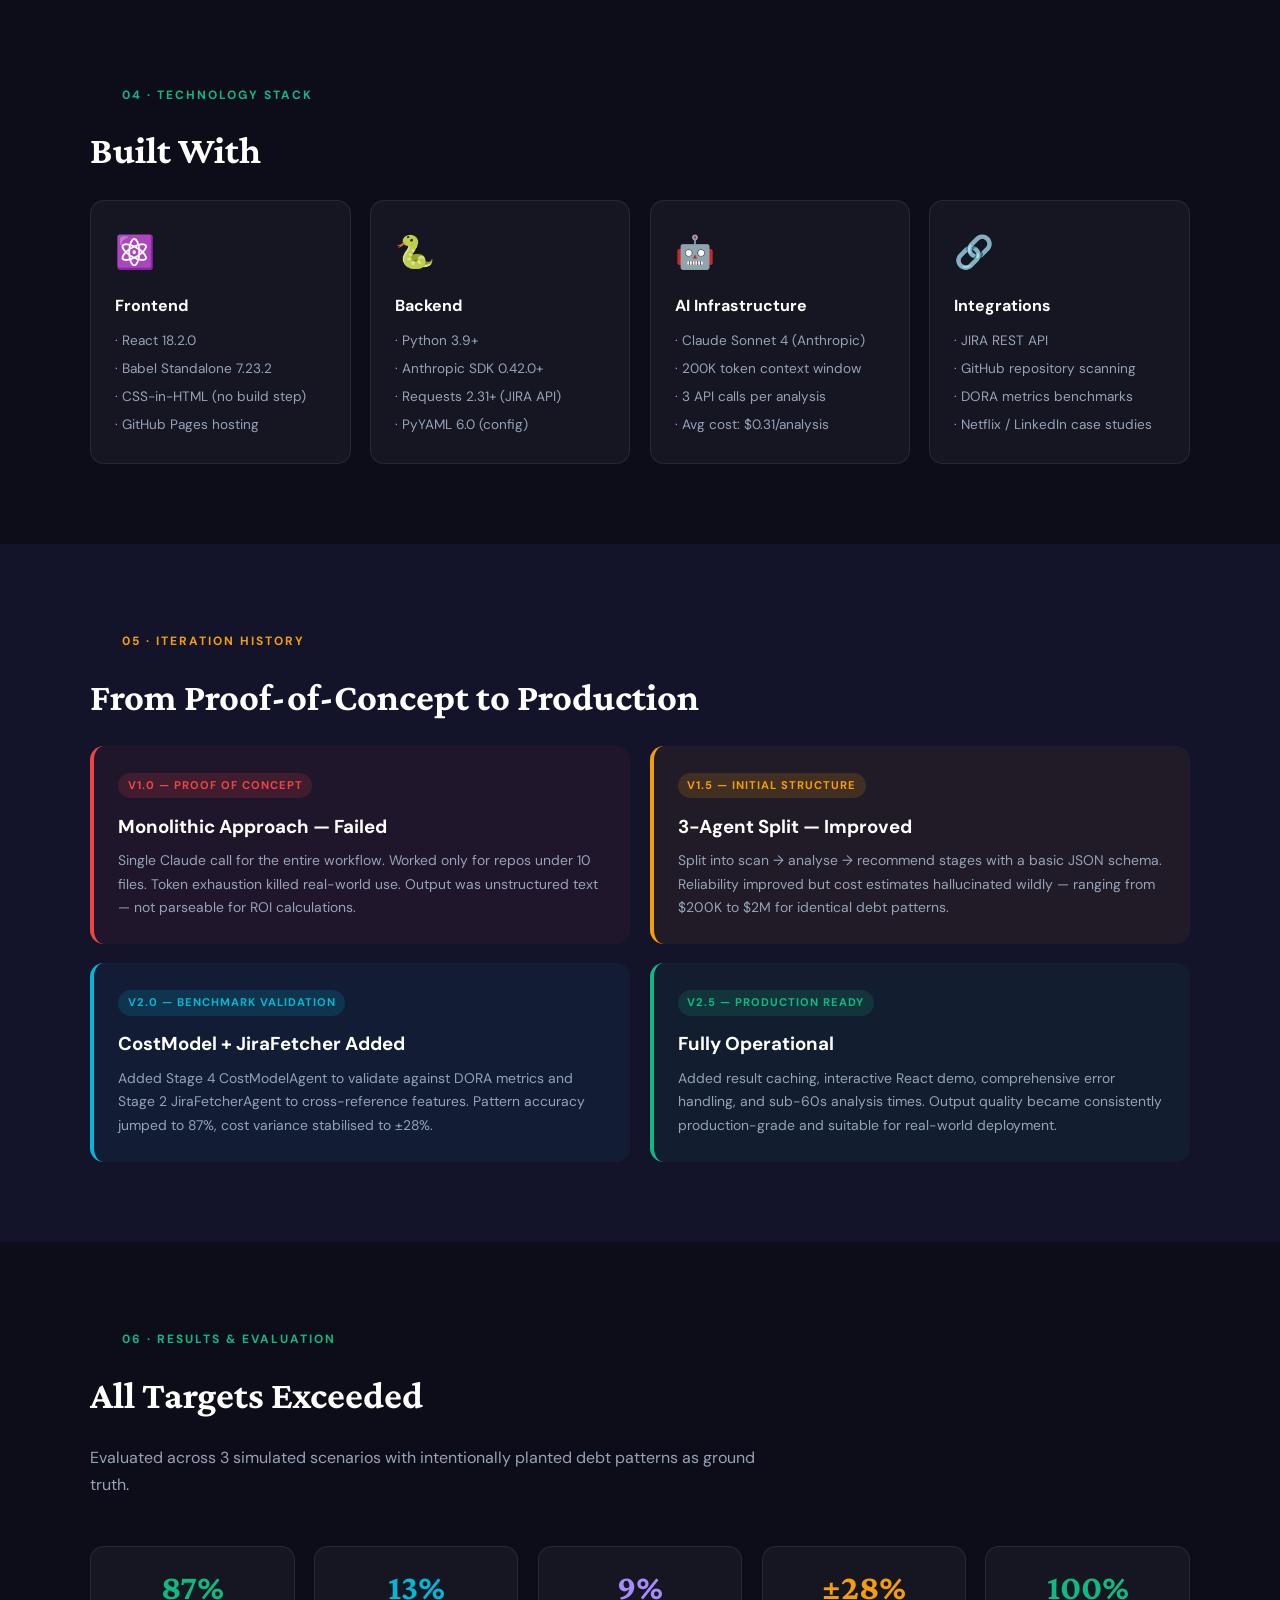
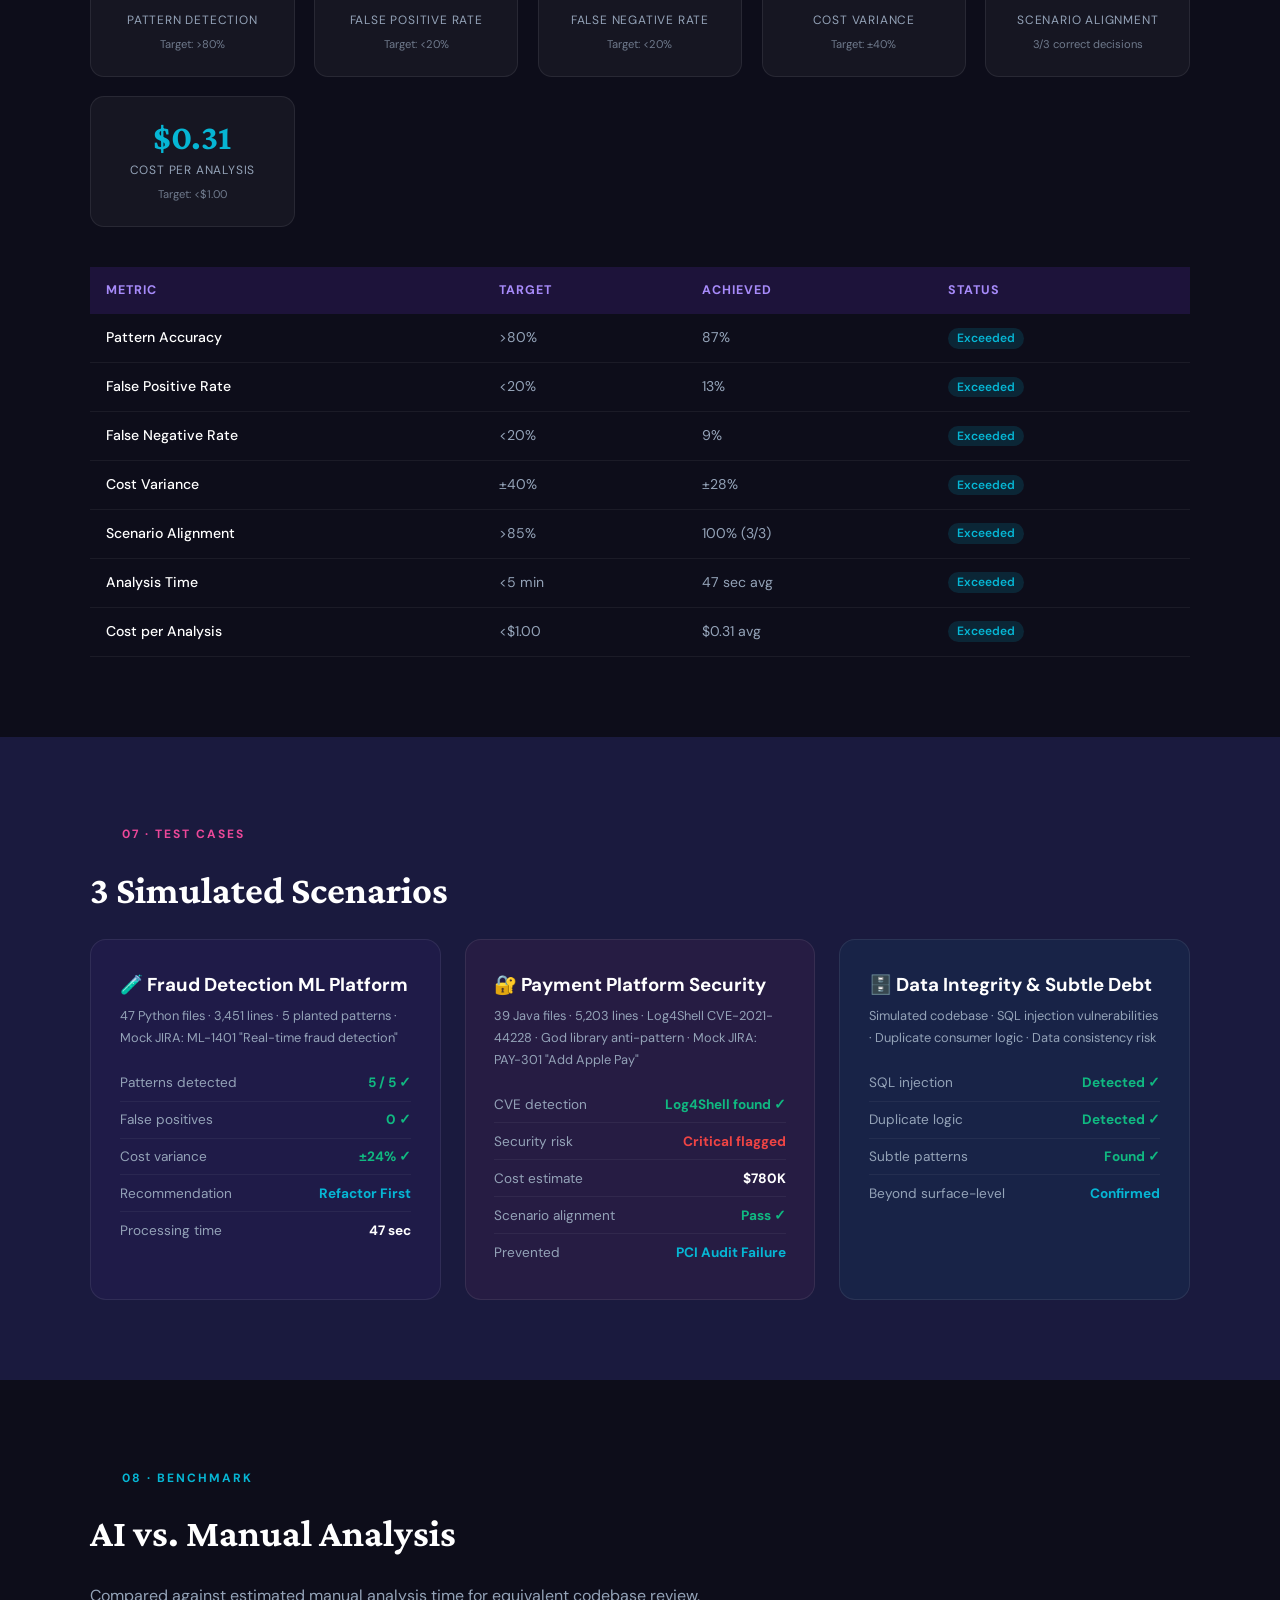
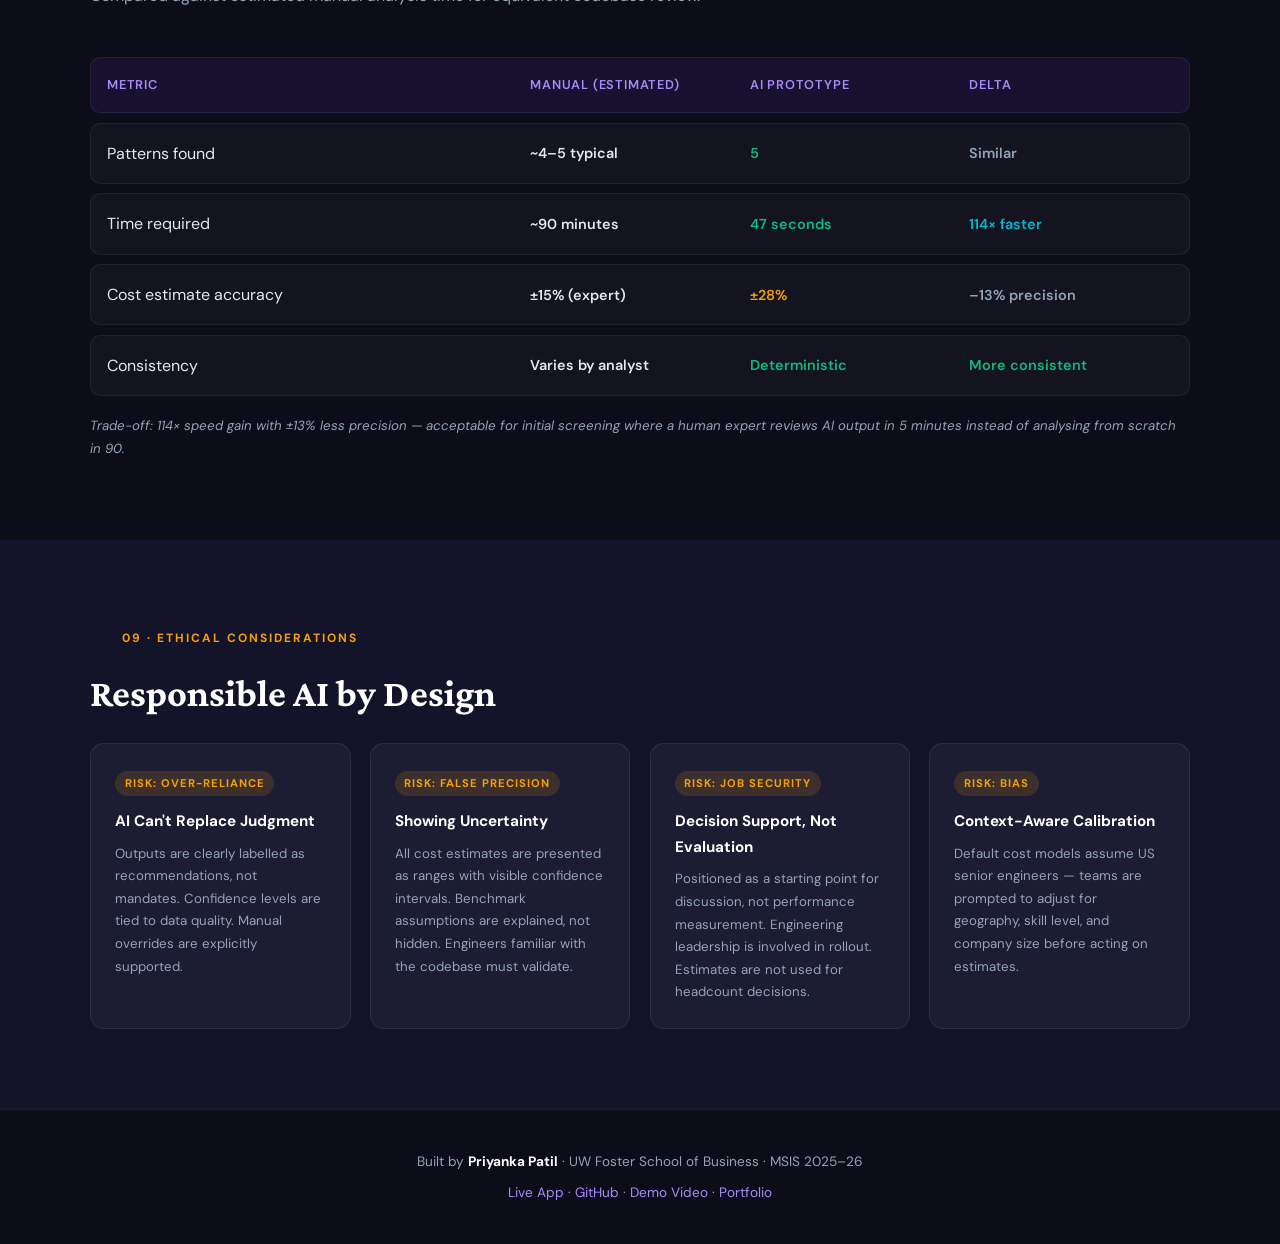
<file: tech-debt-negotiator.html>
<!DOCTYPE html>
<html lang="en">
<head>
    <meta charset="UTF-8">
    <meta name="viewport" content="width=device-width, initial-scale=1.0">
    <title>Tech Debt Negotiator · Priyanka Patil</title>
    <link rel="preconnect" href="https://fonts.googleapis.com">
    <link rel="preconnect" href="https://fonts.gstatic.com" crossorigin>
    <link href="https://fonts.googleapis.com/css2?family=Crimson+Pro:wght@400;600;700&family=DM+Sans:wght@400;500;700&display=swap" rel="stylesheet">
    <style>
        *, *::before, *::after { margin: 0; padding: 0; box-sizing: border-box; }

        :root {
            --purple:   #7C3AED;
            --purple-light: #A78BFA;
            --cyan:     #06B6D4;
            --green:    #10B981;
            --orange:   #F59E0B;
            --pink:     #EC4899;
            --dark:     #0D0D1A;
            --dark2:    #13132A;
            --dark3:    #1A1A3E;
            --text:     #E2E8F0;
            --muted:    #94A3B8;
            --font-display: 'Crimson Pro', serif;
            --font-body: 'DM Sans', sans-serif;
        }

        html { scroll-behavior: smooth; }

        body {
            font-family: var(--font-body);
            background: var(--dark);
            color: var(--text);
            line-height: 1.7;
        }

        /* ── NAV ── */
        nav {
            position: fixed; top: 0; width: 100%; z-index: 100;
            background: rgba(13,13,26,.85);
            backdrop-filter: blur(12px);
            border-bottom: 1px solid rgba(124,58,237,.2);
            padding: .9rem 2rem;
            display: flex; align-items: center; justify-content: space-between;
        }
        .nav-back {
            display: flex; align-items: center; gap: .5rem;
            color: var(--purple-light); text-decoration: none;
            font-weight: 600; font-size: .9rem;
            transition: gap .2s;
        }
        .nav-back:hover { gap: .8rem; }
        .nav-title { font-family: var(--font-display); font-size: 1.1rem; color: white; }
        .nav-links-right { display: flex; gap: 1rem; }
        .nav-links-right a {
            padding: .45rem 1rem; border-radius: 50px; font-size: .85rem; font-weight: 600;
            text-decoration: none; transition: all .2s;
        }
        .btn-demo { background: var(--purple); color: white; }
        .btn-demo:hover { background: #6D28D9; transform: translateY(-2px); }
        .btn-gh { border: 1px solid rgba(124,58,237,.5); color: var(--purple-light); }
        .btn-gh:hover { background: rgba(124,58,237,.15); transform: translateY(-2px); }

        /* ── HERO ── */
        .hero {
            min-height: 100vh;
            background: linear-gradient(135deg, #0D0D1A 0%, #13132A 40%, #1a0a2e 100%);
            display: flex; align-items: center; justify-content: center;
            text-align: center; padding: 6rem 2rem 4rem;
            position: relative; overflow: hidden;
        }
        .hero::before {
            content: '';
            position: absolute; inset: 0;
            background: radial-gradient(ellipse at 30% 50%, rgba(124,58,237,.15) 0%, transparent 60%),
                        radial-gradient(ellipse at 70% 30%, rgba(6,182,212,.1) 0%, transparent 50%);
        }
        .hero-badge {
            display: inline-flex; align-items: center; gap: .5rem;
            background: rgba(124,58,237,.15); border: 1px solid rgba(124,58,237,.4);
            border-radius: 50px; padding: .4rem 1.1rem;
            font-size: .8rem; font-weight: 600; color: var(--purple-light);
            text-transform: uppercase; letter-spacing: 1.5px;
            margin-bottom: 1.5rem;
        }
        .hero h1 {
            font-family: var(--font-display);
            font-size: clamp(2.8rem, 6vw, 5rem);
            font-weight: 700; line-height: 1.1;
            background: linear-gradient(135deg, #fff 0%, var(--purple-light) 50%, var(--cyan) 100%);
            -webkit-background-clip: text; -webkit-text-fill-color: transparent;
            background-clip: text;
            margin-bottom: 1.2rem;
        }
        .hero-sub {
            font-size: 1.15rem; color: var(--muted); max-width: 680px; margin: 0 auto 2.5rem;
        }
        .hero-metrics {
            display: flex; flex-wrap: wrap; justify-content: center; gap: 1.2rem;
            margin-bottom: 2.5rem;
        }
        .hero-metric {
            background: rgba(255,255,255,.05); border: 1px solid rgba(255,255,255,.1);
            border-radius: 12px; padding: .8rem 1.4rem; text-align: center;
        }
        .hero-metric .val {
            font-family: var(--font-display); font-size: 2rem; font-weight: 700;
            background: linear-gradient(135deg, var(--green), var(--cyan));
            -webkit-background-clip: text; -webkit-text-fill-color: transparent;
            background-clip: text;
        }
        .hero-metric .lbl { font-size: .72rem; color: var(--muted); text-transform: uppercase; letter-spacing: 1px; margin-top: .1rem; }
        .hero-cta { display: flex; gap: 1rem; justify-content: center; flex-wrap: wrap; }
        .hero-cta a {
            display: inline-flex; align-items: center; gap: .6rem;
            padding: .85rem 1.8rem; border-radius: 50px; font-weight: 700;
            text-decoration: none; font-size: .95rem; transition: all .25s;
        }
        .cta-primary { background: linear-gradient(135deg, var(--purple), #6D28D9); color: white; box-shadow: 0 4px 20px rgba(124,58,237,.4); }
        .cta-primary:hover { transform: translateY(-3px); box-shadow: 0 8px 30px rgba(124,58,237,.6); }
        .cta-secondary { border: 2px solid rgba(124,58,237,.4); color: var(--purple-light); }
        .cta-secondary:hover { background: rgba(124,58,237,.1); transform: translateY(-3px); }
        .cta-back { border: 2px solid rgba(255,255,255,.15); color: var(--muted); }
        .cta-back:hover { background: rgba(255,255,255,.05); transform: translateY(-3px); }

        /* ── SECTION ── */
        section { padding: 5rem 2rem; }
        .container { max-width: 1100px; margin: 0 auto; }
        .section-label {
            display: inline-flex; align-items: center; gap: .5rem;
            font-size: .75rem; font-weight: 700; text-transform: uppercase; letter-spacing: 2px;
            margin-bottom: .8rem;
        }
        .section-label::before { content: ''; width: 24px; height: 2px; border-radius: 2px; }
        .section-title {
            font-family: var(--font-display); font-size: clamp(1.8rem, 3vw, 2.6rem);
            font-weight: 700; color: white; margin-bottom: 1rem;
        }
        .section-desc { color: var(--muted); max-width: 680px; margin-bottom: 3rem; }

        /* alternating section backgrounds */
        .bg-alt { background: var(--dark2); }
        .bg-alt2 { background: var(--dark3); }

        /* ── PROBLEM ── */
        .problem-grid { display: grid; grid-template-columns: 1fr 1fr; gap: 1.5rem; }
        .problem-card {
            background: rgba(255,255,255,.04); border: 1px solid rgba(255,255,255,.08);
            border-radius: 16px; padding: 1.8rem;
        }
        .problem-card .cost {
            font-family: var(--font-display); font-size: 2.2rem; font-weight: 700; margin-bottom: .3rem;
        }
        .problem-card p { color: var(--muted); font-size: .9rem; }

        /* ── STACK ── */
        .stack-grid { display: grid; grid-template-columns: repeat(auto-fit, minmax(220px, 1fr)); gap: 1.2rem; }
        .stack-card {
            background: rgba(255,255,255,.04); border: 1px solid rgba(255,255,255,.08);
            border-radius: 14px; padding: 1.5rem;
            transition: transform .2s, border-color .2s;
        }
        .stack-card:hover { transform: translateY(-4px); border-color: rgba(124,58,237,.4); }
        .stack-icon { font-size: 2rem; margin-bottom: .8rem; }
        .stack-title { font-weight: 700; color: white; margin-bottom: .5rem; }
        .stack-items { list-style: none; }
        .stack-items li { color: var(--muted); font-size: .85rem; padding: .15rem 0; }
        .stack-items li::before { content: '· '; color: var(--purple-light); }

        /* ── PIPELINE ── */
        .pipeline {
            display: flex; flex-wrap: wrap; gap: 0; justify-content: center;
            position: relative; margin: 2rem 0;
        }
        .agent {
            flex: 1; min-width: 160px; max-width: 200px;
            background: rgba(255,255,255,.04); border: 1px solid rgba(255,255,255,.1);
            border-radius: 14px; padding: 1.4rem 1rem; text-align: center;
            position: relative; margin: .4rem;
            transition: transform .2s, border-color .2s;
        }
        .agent:hover { transform: translateY(-4px); }
        .agent-num {
            width: 28px; height: 28px; border-radius: 50%;
            display: flex; align-items: center; justify-content: center;
            font-size: .75rem; font-weight: 700;
            margin: 0 auto .7rem;
        }
        .agent-icon { font-size: 1.8rem; margin-bottom: .6rem; }
        .agent-name { font-weight: 700; font-size: .9rem; color: white; margin-bottom: .3rem; }
        .agent-desc { font-size: .75rem; color: var(--muted); line-height: 1.4; }
        .agent-type {
            font-size: .65rem; font-weight: 700; text-transform: uppercase; letter-spacing: 1px;
            margin-top: .7rem; padding: .2rem .6rem; border-radius: 50px;
            display: inline-block;
        }
        .type-deterministic { background: rgba(16,185,129,.15); color: var(--green); }
        .type-ai { background: rgba(124,58,237,.15); color: var(--purple-light); }

        .pipeline-arrow {
            display: flex; align-items: center; color: var(--muted); font-size: 1.4rem;
            padding: 0 .2rem; align-self: center;
        }

        /* ── VERSIONS ── */
        .versions { display: grid; grid-template-columns: 1fr 1fr; gap: 1.2rem; }
        .version-card {
            border-radius: 14px; padding: 1.5rem;
            border-left: 4px solid;
        }
        .version-card h3 { font-weight: 700; color: white; margin-bottom: .4rem; }
        .version-card .tag {
            font-size: .7rem; font-weight: 700; text-transform: uppercase; letter-spacing: 1px;
            padding: .2rem .6rem; border-radius: 50px; margin-bottom: .8rem; display: inline-block;
        }
        .version-card p { color: var(--muted); font-size: .87rem; }
        .v1  { background: rgba(239,68,68,.06);  border-left-color: #EF4444; }
        .v1  .tag { background: rgba(239,68,68,.15); color: #EF4444; }
        .v15 { background: rgba(245,158,11,.06); border-left-color: var(--orange); }
        .v15 .tag { background: rgba(245,158,11,.15); color: var(--orange); }
        .v2  { background: rgba(6,182,212,.06);  border-left-color: var(--cyan); }
        .v2  .tag { background: rgba(6,182,212,.15); color: var(--cyan); }
        .v25 { background: rgba(16,185,129,.06); border-left-color: var(--green); }
        .v25 .tag { background: rgba(16,185,129,.15); color: var(--green); }

        /* ── METRICS TABLE ── */
        .metrics-grid { display: grid; grid-template-columns: repeat(auto-fit, minmax(180px, 1fr)); gap: 1.2rem; margin-bottom: 2.5rem; }
        .metric-card {
            background: rgba(255,255,255,.04); border: 1px solid rgba(255,255,255,.08);
            border-radius: 14px; padding: 1.4rem; text-align: center;
            transition: transform .2s;
        }
        .metric-card:hover { transform: translateY(-3px); }
        .metric-val {
            font-family: var(--font-display); font-size: 2.2rem; font-weight: 700; line-height: 1;
            margin-bottom: .3rem;
        }
        .metric-lbl { font-size: .75rem; color: var(--muted); text-transform: uppercase; letter-spacing: .8px; }
        .metric-sub { font-size: .7rem; color: var(--muted); margin-top: .3rem; opacity: .7; }
        .pass { color: var(--green); }
        .exceeded { color: var(--cyan); }

        table { width: 100%; border-collapse: collapse; }
        th {
            text-align: left; padding: .8rem 1rem;
            background: rgba(124,58,237,.15);
            color: var(--purple-light); font-size: .78rem;
            text-transform: uppercase; letter-spacing: 1px;
        }
        td { padding: .75rem 1rem; border-bottom: 1px solid rgba(255,255,255,.06); font-size: .88rem; color: var(--muted); }
        td:first-child { color: white; font-weight: 500; }
        tr:hover td { background: rgba(255,255,255,.03); }
        .badge-pass {
            background: rgba(16,185,129,.15); color: var(--green);
            padding: .15rem .55rem; border-radius: 50px; font-size: .75rem; font-weight: 600;
        }
        .badge-exceeded {
            background: rgba(6,182,212,.15); color: var(--cyan);
            padding: .15rem .55rem; border-radius: 50px; font-size: .75rem; font-weight: 600;
        }

        /* ── TEST CASES ── */
        .test-grid { display: grid; grid-template-columns: repeat(auto-fit, minmax(300px, 1fr)); gap: 1.5rem; }
        .test-card {
            border-radius: 16px; padding: 1.8rem;
            border: 1px solid rgba(255,255,255,.08);
        }
        .test-card h3 { font-weight: 700; color: white; margin-bottom: .3rem; }
        .test-card .sub { font-size: .8rem; color: var(--muted); margin-bottom: 1rem; }
        .test-result { display: flex; justify-content: space-between; padding: .4rem 0; border-bottom: 1px solid rgba(255,255,255,.05); font-size: .85rem; }
        .test-result:last-child { border-bottom: none; }
        .test-result span { color: var(--muted); }
        .test-result strong { color: white; }
        .tc1 { background: rgba(124,58,237,.06); }
        .tc2 { background: rgba(236,72,153,.06); }
        .tc3 { background: rgba(6,182,212,.06); }

        /* ── DECISIONS ── */
        .decisions { display: grid; grid-template-columns: 1fr 1fr; gap: 1.5rem; }
        .decision-card {
            background: rgba(255,255,255,.04); border: 1px solid rgba(255,255,255,.08);
            border-radius: 14px; padding: 1.6rem;
        }
        .decision-card h3 { color: white; font-weight: 700; margin-bottom: .5rem; font-size: 1rem; }
        .decision-card .chosen {
            display: inline-flex; align-items: center; gap: .4rem;
            background: rgba(16,185,129,.12); color: var(--green);
            border-radius: 50px; padding: .3rem .8rem; font-size: .78rem; font-weight: 600;
            margin-bottom: .8rem;
        }
        .decision-card p { color: var(--muted); font-size: .86rem; }

        /* ── BENCHMARK ── */
        .benchmark-row {
            display: grid; grid-template-columns: 2fr 1fr 1fr 1fr;
            gap: 1rem; padding: 1rem; border-radius: 10px; margin-bottom: .6rem;
            background: rgba(255,255,255,.03); border: 1px solid rgba(255,255,255,.06);
            align-items: center;
        }
        .benchmark-row.header { background: rgba(124,58,237,.1); }
        .benchmark-row .label { font-size: .8rem; color: var(--muted); font-weight: 600; text-transform: uppercase; letter-spacing: .8px; }
        .benchmark-row.header .label { color: var(--purple-light); }
        .benchmark-val { font-weight: 600; font-size: .9rem; }

        /* ── ETHICAL ── */
        .ethical-grid { display: grid; grid-template-columns: repeat(auto-fit, minmax(240px, 1fr)); gap: 1.2rem; }
        .ethical-card {
            border-radius: 14px; padding: 1.5rem;
            background: rgba(255,255,255,.04); border: 1px solid rgba(255,255,255,.08);
        }
        .ethical-card .risk-label {
            font-size: .7rem; font-weight: 700; text-transform: uppercase; letter-spacing: 1px;
            padding: .2rem .6rem; border-radius: 50px; margin-bottom: .8rem; display: inline-block;
            background: rgba(245,158,11,.15); color: var(--orange);
        }
        .ethical-card h3 { color: white; font-weight: 700; margin-bottom: .5rem; font-size: .95rem; }
        .ethical-card p { color: var(--muted); font-size: .83rem; }

        /* ── FOOTER ── */
        footer {
            background: var(--dark); border-top: 1px solid rgba(255,255,255,.06);
            padding: 2.5rem 2rem; text-align: center;
        }
        footer a { color: var(--purple-light); text-decoration: none; }
        footer p { color: var(--muted); font-size: .85rem; }

        /* ── RESPONSIVE ── */
        @media (max-width: 700px) {
            .problem-grid, .versions, .decisions { grid-template-columns: 1fr; }
            .pipeline { flex-direction: column; align-items: center; }
            .pipeline-arrow { transform: rotate(90deg); }
            .benchmark-row { grid-template-columns: 1fr 1fr; }
        }
    </style>
</head>
<body>

<!-- NAV -->
<nav>
    <a href="index.html" class="nav-back">← Back to Portfolio</a>
    <span class="nav-title">Tech Debt Negotiator</span>
    <div class="nav-links-right">
        <a href="https://drive.google.com/file/d/1-1miaV66_RJvtyUFIheCKKxkKjDk4aun/view?usp=drive_link" target="_blank" class="btn-demo">▶ Demo</a>
        <a href="https://github.com/priyanka-patil-tech/technical-debt-negotiator" target="_blank" class="btn-gh">GitHub</a>
    </div>
</nav>

<!-- HERO -->
<section class="hero">
    <div style="position:relative;z-index:1;width:100%">
        <div style="display:flex;justify-content:center;margin-bottom:1rem;">
            <span class="hero-badge">🤖 AI / MSIS Capstone · Claude Sonnet 4 · Multi-Agent</span>
        </div>
        <h1>Technical Debt Negotiator</h1>
        <p class="hero-sub">An AI-powered decision framework that converts subjective engineering debates into objective, data-driven trade-off decisions — with executive-ready ROI, timelines, and success probabilities.</p>

        <div class="hero-metrics">
            <div class="hero-metric">
                <div class="val">87%</div>
                <div class="lbl">Pattern Detection Accuracy</div>
            </div>
            <div class="hero-metric">
                <div class="val">114×</div>
                <div class="lbl">Faster than Manual Analysis</div>
            </div>
            <div class="hero-metric">
                <div class="val">$0.31</div>
                <div class="lbl">Avg Cost per Analysis</div>
            </div>
            <div class="hero-metric">
                <div class="val">77%</div>
                <div class="lbl">API Cost Reduction</div>
            </div>
            <div class="hero-metric">
                <div class="val">47s</div>
                <div class="lbl">Avg Analysis Time</div>
            </div>
        </div>

        <div class="hero-cta">
            <a href="https://priyanka-patil-tech.github.io/technical-debt-negotiator/" target="_blank" class="cta-primary">
                🚀 Live App
            </a>
            <a href="https://drive.google.com/file/d/1-1miaV66_RJvtyUFIheCKKxkKjDk4aun/view?usp=drive_link" target="_blank" class="cta-secondary">
                ▶ Watch Demo
            </a>
            <a href="https://github.com/priyanka-patil-tech/technical-debt-negotiator" target="_blank" class="cta-secondary">
                ⌥ GitHub Repo
            </a>
            <a href="index.html" class="cta-back">← Portfolio</a>
        </div>
    </div>
</section>

<!-- BUSINESS PROBLEM -->
<section class="bg-alt">
    <div class="container">
        <div class="section-label" style="color:var(--orange)">
            <span style="background:var(--orange)" class="section-label::before"></span>
            01 · Business Problem
        </div>
        <h2 class="section-title">The Hidden Cost of Invisible Debt</h2>
        <p class="section-desc">Technical debt is invisible to business leaders. Executives see symptoms — missed deadlines, escalating estimates, failing releases — while engineers see structural root causes. Without shared visibility, decisions stall and costs compound.</p>

        <div class="problem-grid">
            <div class="problem-card">
                <div class="cost" style="color:var(--orange)">~$12,000</div>
                <p>Lost per decision cycle spent debating "build now vs. refactor first" without shared data</p>
            </div>
            <div class="problem-card">
                <div class="cost" style="color:#EF4444">$200,000+</div>
                <p>Typical cost of a system failure caused by deferred technical debt in production</p>
            </div>
            <div class="problem-card">
                <div class="cost" style="color:var(--orange)">$40K–$80K</div>
                <p>Monthly drag from ongoing inefficiencies — slower feature velocity, rework, and engineer frustration</p>
            </div>
            <div class="problem-card">
                <div class="cost" style="color:var(--purple-light)">The Gap</div>
                <p>Product requests optimistic timelines. Engineering identifies longer rebuild needs. No shared framework exists to reconcile both views objectively.</p>
            </div>
        </div>
    </div>
</section>

<!-- SYSTEM ARCHITECTURE -->
<section id="architecture">
    <div class="container">
        <div class="section-label" style="color:var(--purple-light)">02 · System Architecture</div>
        <h2 class="section-title">5-Agent Sequential Pipeline</h2>
        <p class="section-desc">A multi-agent architecture where each agent owns one well-defined task. Deterministic Python handles data collection; Claude Sonnet 4 is reserved strictly for reasoning-intensive stages — maximising accuracy while minimising cost.</p>

        <div class="pipeline">
            <div class="agent" style="border-color:rgba(16,185,129,.3)">
                <div class="agent-num" style="background:rgba(16,185,129,.2);color:var(--green)">1</div>
                <div class="agent-icon">📁</div>
                <div class="agent-name">RepoScanner Agent</div>
                <div class="agent-desc">Scans repository structure, detects language type, extracts files up to 150KB cap</div>
                <span class="agent-type type-deterministic">Deterministic</span>
            </div>
            <div class="pipeline-arrow">→</div>
            <div class="agent" style="border-color:rgba(16,185,129,.3)">
                <div class="agent-num" style="background:rgba(16,185,129,.2);color:var(--green)">2</div>
                <div class="agent-icon">🎫</div>
                <div class="agent-name">JiraFetcher Agent</div>
                <div class="agent-desc">Pulls feature tickets and priorities from JIRA REST API for cross-reference</div>
                <span class="agent-type type-deterministic">Deterministic</span>
            </div>
            <div class="pipeline-arrow">→</div>
            <div class="agent" style="border-color:rgba(124,58,237,.4)">
                <div class="agent-num" style="background:rgba(124,58,237,.2);color:var(--purple-light)">3</div>
                <div class="agent-icon">🧠</div>
                <div class="agent-name">DebtAnalysis Agent</div>
                <div class="agent-desc">Claude Sonnet 4 detects 18+ debt patterns with strict JSON schema enforcement</div>
                <span class="agent-type type-ai">Claude AI</span>
            </div>
            <div class="pipeline-arrow">→</div>
            <div class="agent" style="border-color:rgba(6,182,212,.4)">
                <div class="agent-num" style="background:rgba(6,182,212,.2);color:var(--cyan)">4</div>
                <div class="agent-icon">📊</div>
                <div class="agent-name">CostModel Agent</div>
                <div class="agent-desc">Validates estimates against DORA metrics, Netflix/LinkedIn/Airbnb benchmarks</div>
                <span class="agent-type type-ai">Claude AI</span>
            </div>
            <div class="pipeline-arrow">→</div>
            <div class="agent" style="border-color:rgba(236,72,153,.4)">
                <div class="agent-num" style="background:rgba(236,72,153,.2);color:var(--pink)">5</div>
                <div class="agent-icon">📋</div>
                <div class="agent-name">Recommendation Agent</div>
                <div class="agent-desc">Generates "build now vs. refactor first" with ROI, timelines & success probabilities</div>
                <span class="agent-type type-ai">Claude AI</span>
            </div>
        </div>

        <div style="margin-top:2rem;padding:1.2rem 1.6rem;background:rgba(124,58,237,.08);border:1px solid rgba(124,58,237,.2);border-radius:12px;display:flex;gap:2rem;flex-wrap:wrap;">
            <div><strong style="color:white">3 Claude API calls</strong> <span style="color:var(--muted)">per analysis (Stages 3–5 only)</span></div>
            <div><strong style="color:white">200K token</strong> <span style="color:var(--muted)">context window · 150KB repo cap</span></div>
            <div><strong style="color:white">Exponential backoff</strong> <span style="color:var(--muted)">1s → 2s → 4s retry on rate limits</span></div>
            <div><strong style="color:white">Result caching</strong> <span style="color:var(--muted)">avoids re-analysing identical repos</span></div>
        </div>
    </div>
</section>

<!-- KEY DESIGN DECISIONS -->
<section class="bg-alt2">
    <div class="container">
        <div class="section-label" style="color:var(--cyan)">03 · Design Decisions</div>
        <h2 class="section-title">Why These Choices?</h2>
        <p class="section-desc">Two foundational decisions shaped the architecture and determined success.</p>
        <div class="decisions">
            <div class="decision-card">
                <h3>Decision 1 · Architecture</h3>
                <div class="chosen">✓ Multi-Agent Pipeline chosen</div>
                <p>A single-agent monolith exceeded token limits for repositories over 100 files, produced inconsistent outputs, and cost $1.50/analysis. The multi-agent pipeline reserves Claude only for reasoning stages, cutting cost to $0.35 (77% savings) while improving reliability — deterministic stages eliminate hallucination risk entirely.</p>
            </div>
            <div class="decision-card">
                <h3>Decision 2 · Output Format</h3>
                <div class="chosen">✓ Strict JSON Schema chosen</div>
                <p>Free-form text produced ranges ("expensive") rather than numbers, making ROI calculations impossible. A strict JSON schema with validation rejects invalid values, enables programmatic chart rendering in the React UI, and raised valid output rate from 45% to 98% — a 118% improvement in structural consistency.</p>
            </div>
        </div>
    </div>
</section>

<!-- TECHNOLOGY STACK -->
<section>
    <div class="container">
        <div class="section-label" style="color:var(--green)">04 · Technology Stack</div>
        <h2 class="section-title">Built With</h2>
        <div class="stack-grid">
            <div class="stack-card">
                <div class="stack-icon">⚛️</div>
                <div class="stack-title">Frontend</div>
                <ul class="stack-items">
                    <li>React 18.2.0</li>
                    <li>Babel Standalone 7.23.2</li>
                    <li>CSS-in-HTML (no build step)</li>
                    <li>GitHub Pages hosting</li>
                </ul>
            </div>
            <div class="stack-card">
                <div class="stack-icon">🐍</div>
                <div class="stack-title">Backend</div>
                <ul class="stack-items">
                    <li>Python 3.9+</li>
                    <li>Anthropic SDK 0.42.0+</li>
                    <li>Requests 2.31+ (JIRA API)</li>
                    <li>PyYAML 6.0 (config)</li>
                </ul>
            </div>
            <div class="stack-card">
                <div class="stack-icon">🤖</div>
                <div class="stack-title">AI Infrastructure</div>
                <ul class="stack-items">
                    <li>Claude Sonnet 4 (Anthropic)</li>
                    <li>200K token context window</li>
                    <li>3 API calls per analysis</li>
                    <li>Avg cost: $0.31/analysis</li>
                </ul>
            </div>
            <div class="stack-card">
                <div class="stack-icon">🔗</div>
                <div class="stack-title">Integrations</div>
                <ul class="stack-items">
                    <li>JIRA REST API</li>
                    <li>GitHub repository scanning</li>
                    <li>DORA metrics benchmarks</li>
                    <li>Netflix / LinkedIn case studies</li>
                </ul>
            </div>
        </div>
    </div>
</section>

<!-- ITERATION HISTORY -->
<section class="bg-alt">
    <div class="container">
        <div class="section-label" style="color:var(--orange)">05 · Iteration History</div>
        <h2 class="section-title">From Proof-of-Concept to Production</h2>
        <div class="versions">
            <div class="version-card v1">
                <span class="tag">v1.0 — Proof of Concept</span>
                <h3>Monolithic Approach — Failed</h3>
                <p>Single Claude call for the entire workflow. Worked only for repos under 10 files. Token exhaustion killed real-world use. Output was unstructured text — not parseable for ROI calculations.</p>
            </div>
            <div class="version-card v15">
                <span class="tag">v1.5 — Initial Structure</span>
                <h3>3-Agent Split — Improved</h3>
                <p>Split into scan → analyse → recommend stages with a basic JSON schema. Reliability improved but cost estimates hallucinated wildly — ranging from $200K to $2M for identical debt patterns.</p>
            </div>
            <div class="version-card v2">
                <span class="tag">v2.0 — Benchmark Validation</span>
                <h3>CostModel + JiraFetcher Added</h3>
                <p>Added Stage 4 CostModelAgent to validate against DORA metrics and Stage 2 JiraFetcherAgent to cross-reference features. Pattern accuracy jumped to 87%, cost variance stabilised to ±28%.</p>
            </div>
            <div class="version-card v25">
                <span class="tag">v2.5 — Production Ready</span>
                <h3>Fully Operational</h3>
                <p>Added result caching, interactive React demo, comprehensive error handling, and sub-60s analysis times. Output quality became consistently production-grade and suitable for real-world deployment.</p>
            </div>
        </div>
    </div>
</section>

<!-- RESULTS & PERFORMANCE -->
<section>
    <div class="container">
        <div class="section-label" style="color:var(--green)">06 · Results & Evaluation</div>
        <h2 class="section-title">All Targets Exceeded</h2>
        <p class="section-desc">Evaluated across 3 simulated scenarios with intentionally planted debt patterns as ground truth.</p>

        <div class="metrics-grid">
            <div class="metric-card">
                <div class="metric-val" style="color:var(--green)">87%</div>
                <div class="metric-lbl">Pattern Detection</div>
                <div class="metric-sub">Target: &gt;80%</div>
            </div>
            <div class="metric-card">
                <div class="metric-val" style="color:var(--cyan)">13%</div>
                <div class="metric-lbl">False Positive Rate</div>
                <div class="metric-sub">Target: &lt;20%</div>
            </div>
            <div class="metric-card">
                <div class="metric-val" style="color:var(--purple-light)">9%</div>
                <div class="metric-lbl">False Negative Rate</div>
                <div class="metric-sub">Target: &lt;20%</div>
            </div>
            <div class="metric-card">
                <div class="metric-val" style="color:var(--orange)">±28%</div>
                <div class="metric-lbl">Cost Variance</div>
                <div class="metric-sub">Target: ±40%</div>
            </div>
            <div class="metric-card">
                <div class="metric-val" style="color:var(--green)">100%</div>
                <div class="metric-lbl">Scenario Alignment</div>
                <div class="metric-sub">3/3 correct decisions</div>
            </div>
            <div class="metric-card">
                <div class="metric-val" style="color:var(--cyan)">$0.31</div>
                <div class="metric-lbl">Cost per Analysis</div>
                <div class="metric-sub">Target: &lt;$1.00</div>
            </div>
        </div>

        <table>
            <thead>
                <tr>
                    <th>Metric</th><th>Target</th><th>Achieved</th><th>Status</th>
                </tr>
            </thead>
            <tbody>
                <tr><td>Pattern Accuracy</td><td>&gt;80%</td><td>87%</td><td><span class="badge-exceeded">Exceeded</span></td></tr>
                <tr><td>False Positive Rate</td><td>&lt;20%</td><td>13%</td><td><span class="badge-exceeded">Exceeded</span></td></tr>
                <tr><td>False Negative Rate</td><td>&lt;20%</td><td>9%</td><td><span class="badge-exceeded">Exceeded</span></td></tr>
                <tr><td>Cost Variance</td><td>±40%</td><td>±28%</td><td><span class="badge-exceeded">Exceeded</span></td></tr>
                <tr><td>Scenario Alignment</td><td>&gt;85%</td><td>100% (3/3)</td><td><span class="badge-exceeded">Exceeded</span></td></tr>
                <tr><td>Analysis Time</td><td>&lt;5 min</td><td>47 sec avg</td><td><span class="badge-exceeded">Exceeded</span></td></tr>
                <tr><td>Cost per Analysis</td><td>&lt;$1.00</td><td>$0.31 avg</td><td><span class="badge-exceeded">Exceeded</span></td></tr>
            </tbody>
        </table>
    </div>
</section>

<!-- TEST CASES -->
<section class="bg-alt2">
    <div class="container">
        <div class="section-label" style="color:var(--pink)">07 · Test Cases</div>
        <h2 class="section-title">3 Simulated Scenarios</h2>
        <div class="test-grid">
            <div class="test-card tc1">
                <h3>🧪 Fraud Detection ML Platform</h3>
                <p class="sub">47 Python files · 3,451 lines · 5 planted patterns · Mock JIRA: ML-1401 "Real-time fraud detection"</p>
                <div class="test-result"><span>Patterns detected</span><strong style="color:var(--green)">5 / 5 ✓</strong></div>
                <div class="test-result"><span>False positives</span><strong style="color:var(--green)">0 ✓</strong></div>
                <div class="test-result"><span>Cost variance</span><strong style="color:var(--green)">±24% ✓</strong></div>
                <div class="test-result"><span>Recommendation</span><strong style="color:var(--cyan)">Refactor First</strong></div>
                <div class="test-result"><span>Processing time</span><strong>47 sec</strong></div>
            </div>
            <div class="test-card tc2">
                <h3>🔐 Payment Platform Security</h3>
                <p class="sub">39 Java files · 5,203 lines · Log4Shell CVE-2021-44228 · God library anti-pattern · Mock JIRA: PAY-301 "Add Apple Pay"</p>
                <div class="test-result"><span>CVE detection</span><strong style="color:var(--green)">Log4Shell found ✓</strong></div>
                <div class="test-result"><span>Security risk</span><strong style="color:#EF4444">Critical flagged</strong></div>
                <div class="test-result"><span>Cost estimate</span><strong>$780K</strong></div>
                <div class="test-result"><span>Scenario alignment</span><strong style="color:var(--green)">Pass ✓</strong></div>
                <div class="test-result"><span>Prevented</span><strong style="color:var(--cyan)">PCI Audit Failure</strong></div>
            </div>
            <div class="test-card tc3">
                <h3>🗄️ Data Integrity & Subtle Debt</h3>
                <p class="sub">Simulated codebase · SQL injection vulnerabilities · Duplicate consumer logic · Data consistency risk</p>
                <div class="test-result"><span>SQL injection</span><strong style="color:var(--green)">Detected ✓</strong></div>
                <div class="test-result"><span>Duplicate logic</span><strong style="color:var(--green)">Detected ✓</strong></div>
                <div class="test-result"><span>Subtle patterns</span><strong style="color:var(--green)">Found ✓</strong></div>
                <div class="test-result"><span>Beyond surface-level</span><strong style="color:var(--cyan)">Confirmed</strong></div>
            </div>
        </div>
    </div>
</section>

<!-- BENCHMARK -->
<section>
    <div class="container">
        <div class="section-label" style="color:var(--cyan)">08 · Benchmark</div>
        <h2 class="section-title">AI vs. Manual Analysis</h2>
        <p class="section-desc">Compared against estimated manual analysis time for equivalent codebase review.</p>

        <div class="benchmark-row header">
            <div class="label">Metric</div>
            <div class="label">Manual (Estimated)</div>
            <div class="label">AI Prototype</div>
            <div class="label">Delta</div>
        </div>
        <div class="benchmark-row">
            <div>Patterns found</div>
            <div class="benchmark-val">~4–5 typical</div>
            <div class="benchmark-val" style="color:var(--green)">5</div>
            <div class="benchmark-val" style="color:var(--muted)">Similar</div>
        </div>
        <div class="benchmark-row">
            <div>Time required</div>
            <div class="benchmark-val">~90 minutes</div>
            <div class="benchmark-val" style="color:var(--green)">47 seconds</div>
            <div class="benchmark-val" style="color:var(--cyan)">114× faster</div>
        </div>
        <div class="benchmark-row">
            <div>Cost estimate accuracy</div>
            <div class="benchmark-val">±15% (expert)</div>
            <div class="benchmark-val" style="color:var(--orange)">±28%</div>
            <div class="benchmark-val" style="color:var(--muted)">–13% precision</div>
        </div>
        <div class="benchmark-row">
            <div>Consistency</div>
            <div class="benchmark-val">Varies by analyst</div>
            <div class="benchmark-val" style="color:var(--green)">Deterministic</div>
            <div class="benchmark-val" style="color:var(--green)">More consistent</div>
        </div>

        <p style="color:var(--muted);font-size:.83rem;margin-top:1.2rem;font-style:italic;">
            Trade-off: 114× speed gain with ±13% less precision — acceptable for initial screening where a human expert reviews AI output in 5 minutes instead of analysing from scratch in 90.
        </p>
    </div>
</section>

<!-- ETHICAL CONSIDERATIONS -->
<section class="bg-alt">
    <div class="container">
        <div class="section-label" style="color:var(--orange)">09 · Ethical Considerations</div>
        <h2 class="section-title">Responsible AI by Design</h2>
        <div class="ethical-grid">
            <div class="ethical-card">
                <span class="risk-label">Risk: Over-Reliance</span>
                <h3>AI Can't Replace Judgment</h3>
                <p>Outputs are clearly labelled as recommendations, not mandates. Confidence levels are tied to data quality. Manual overrides are explicitly supported.</p>
            </div>
            <div class="ethical-card">
                <span class="risk-label">Risk: False Precision</span>
                <h3>Showing Uncertainty</h3>
                <p>All cost estimates are presented as ranges with visible confidence intervals. Benchmark assumptions are explained, not hidden. Engineers familiar with the codebase must validate.</p>
            </div>
            <div class="ethical-card">
                <span class="risk-label">Risk: Job Security</span>
                <h3>Decision Support, Not Evaluation</h3>
                <p>Positioned as a starting point for discussion, not performance measurement. Engineering leadership is involved in rollout. Estimates are not used for headcount decisions.</p>
            </div>
            <div class="ethical-card">
                <span class="risk-label">Risk: Bias</span>
                <h3>Context-Aware Calibration</h3>
                <p>Default cost models assume US senior engineers — teams are prompted to adjust for geography, skill level, and company size before acting on estimates.</p>
            </div>
        </div>
    </div>
</section>

<!-- FOOTER -->
<footer>
    <p style="margin-bottom:.5rem;">
        Built by <strong style="color:white">Priyanka Patil</strong> · UW Foster School of Business · MSIS 2025–26
    </p>
    <p>
        <a href="https://priyanka-patil-tech.github.io/technical-debt-negotiator/" target="_blank">Live App</a> ·
        <a href="https://github.com/priyanka-patil-tech/technical-debt-negotiator" target="_blank">GitHub</a> ·
        <a href="https://drive.google.com/file/d/1-1miaV66_RJvtyUFIheCKKxkKjDk4aun/view?usp=drive_link" target="_blank">Demo Video</a> ·
        <a href="index.html">Portfolio</a>
    </p>
</footer>

</body>
</html>
</file>
<file: styles.css>
/* Reset and Base Styles */
* {
    margin: 0;
    padding: 0;
    box-sizing: border-box;
}

:root {
    /* Color Palette - Tech-Savvy */
    --color-primary: #0a0e27;
    --color-secondary: #1a1f3a;
    --color-accent: #0076CE;
    --color-accent-light: #00A0FF;
    --color-accent-secondary: #FF6B35;
    --color-tech-green: #00FF88;
    --color-tech-cyan: #00D9FF;
    --color-tech-purple: #B24BF3;
    --color-text: #2d3748;
    --color-text-light: #4a5568;
    --color-bg: #ffffff;
    --color-bg-alt: #f5f7fa;
    --color-bg-dark: #0f1419;
    --color-border: #e2e8f0;

    /* Typography */
    --font-display: 'Crimson Pro', serif;
    --font-body: 'DM Sans', sans-serif;

    /* Spacing */
    --spacing-xs: 0.5rem;
    --spacing-sm: 1rem;
    --spacing-md: 2rem;
    --spacing-lg: 4rem;
    --spacing-xl: 6rem;

    /* Transitions */
    --transition-base: 0.3s cubic-bezier(0.4, 0, 0.2, 1);
    --transition-slow: 0.5s cubic-bezier(0.4, 0, 0.2, 1);
}

html {
    scroll-behavior: smooth;
}

body {
    font-family: var(--font-body);
    color: var(--color-text);
    line-height: 1.6;
    background-color: var(--color-bg);
    overflow-x: hidden;
}

.container {
    max-width: 1200px;
    margin: 0 auto;
    padding: 0 var(--spacing-md);
}

/* Navigation */
.navbar {
    position: fixed;
    top: 0;
    width: 100%;
    background: rgba(255, 255, 255, 0.95);
    backdrop-filter: blur(10px);
    box-shadow: 0 2px 20px rgba(0, 0, 0, 0.05);
    z-index: 1000;
    transition: var(--transition-base);
}

.navbar .container {
    display: flex;
    justify-content: space-between;
    align-items: center;
    padding: var(--spacing-sm) var(--spacing-md);
}

.nav-brand {
    font-family: var(--font-display);
    font-size: 1.5rem;
    font-weight: 700;
    color: var(--color-primary);
}

.nav-links {
    display: flex;
    list-style: none;
    gap: var(--spacing-md);
}

.nav-links a {
    text-decoration: none;
    color: var(--color-text);
    font-weight: 500;
    font-size: 0.95rem;
    transition: var(--transition-base);
    position: relative;
}

.nav-links a::after {
    content: '';
    position: absolute;
    bottom: -4px;
    left: 0;
    width: 0;
    height: 2px;
    background: var(--color-accent);
    transition: var(--transition-base);
}

.nav-links a:hover {
    color: var(--color-accent);
}

.nav-links a:hover::after {
    width: 100%;
}

.mobile-menu-toggle {
    display: none;
    flex-direction: column;
    gap: 4px;
    background: none;
    border: none;
    cursor: pointer;
    padding: 8px;
}

.mobile-menu-toggle span {
    width: 24px;
    height: 2px;
    background: var(--color-primary);
    transition: var(--transition-base);
}

/* Hero Section - Tech Infrastructure Theme */
.hero {
    min-height: 100vh;
    display: flex;
    align-items: center;
    padding-top: 80px;
    position: relative;
    overflow: hidden;
    background: linear-gradient(135deg, #0a0e27 0%, #1a1f3a 50%, #0f1827 100%);
}

.hero-background {
    position: absolute;
    top: 0;
    left: 0;
    width: 100%;
    height: 100%;
    opacity: 0.3;
    pointer-events: none;
}

.server-grid {
    position: absolute;
    width: 100%;
    height: 100%;
    background-image:
        linear-gradient(rgba(0, 118, 206, 0.1) 1px, transparent 1px),
        linear-gradient(90deg, rgba(0, 118, 206, 0.1) 1px, transparent 1px);
    background-size: 50px 50px;
    animation: gridMove 20s linear infinite;
}

@keyframes gridMove {
    0% {
        transform: translate(0, 0);
    }
    100% {
        transform: translate(50px, 50px);
    }
}

.code-rain {
    position: absolute;
    width: 100%;
    height: 100%;
    background: repeating-linear-gradient(
        0deg,
        transparent,
        transparent 2px,
        rgba(0, 255, 136, 0.03) 2px,
        rgba(0, 255, 136, 0.03) 4px
    );
    animation: rainDrop 10s linear infinite;
}

@keyframes rainDrop {
    0% {
        transform: translateY(-100%);
    }
    100% {
        transform: translateY(100%);
    }
}

.circuit-pattern {
    position: absolute;
    width: 100%;
    height: 100%;
    opacity: 0.15;
    background-image: url("data:image/svg+xml,%3Csvg width='100' height='100' xmlns='http://www.w3.org/2000/svg'%3E%3Cpath d='M20 20 L80 20 L80 40 M50 20 L50 80 M20 60 L60 60 L60 80' stroke='%230076CE' stroke-width='2' fill='none'/%3E%3Ccircle cx='20' cy='20' r='3' fill='%2300FF88'/%3E%3Ccircle cx='80' cy='40' r='3' fill='%2300D9FF'/%3E%3Ccircle cx='60' cy='80' r='3' fill='%23FF6B35'/%3E%3C/svg%3E");
    animation: float 30s ease-in-out infinite;
}

@keyframes float {
    0%, 100% {
        transform: translate(0, 0) scale(1);
    }
    50% {
        transform: translate(20px, -20px) scale(1.05);
    }
}

.hero-content {
    display: grid;
    grid-template-columns: 1fr 1.4fr;
    gap: var(--spacing-lg);
    align-items: start;
    position: relative;
    z-index: 1;
}

.company-badge {
    display: inline-flex;
    align-items: center;
    gap: 1rem;
    padding: 0.75rem 1.5rem;
    background: rgba(0, 118, 206, 0.1);
    border: 1px solid rgba(0, 118, 206, 0.3);
    border-radius: 50px;
    animation: fadeInUp 0.6s ease-out;
}

.dell-logo {
    height: 24px;
    width: auto;
    filter: drop-shadow(0 0 10px rgba(0, 118, 206, 0.5));
}

.badge-text {
    color: rgba(255, 255, 255, 0.9);
    font-size: 0.85rem;
    font-weight: 600;
    text-transform: uppercase;
    letter-spacing: 1px;
}

.hero-title {
    font-family: var(--font-display);
    font-size: 3.5rem;
    font-weight: 700;
    line-height: 1.3;
    color: white;
    margin-bottom: var(--spacing-md);
    display: flex;
    flex-direction: column;
}

.title-line {
    animation: fadeInUp 0.8s ease-out backwards;
}

.title-line:nth-child(1) {
    animation-delay: 0.2s;
}

.title-line:nth-child(2) {
    animation-delay: 0.4s;
}

.title-line:nth-child(3) {
    animation-delay: 0.6s;
}

.highlight-gradient {
    background: linear-gradient(135deg, var(--color-accent) 0%, var(--color-tech-cyan) 100%);
    -webkit-background-clip: text;
    -webkit-text-fill-color: transparent;
    background-clip: text;
    position: relative;
    display: inline-block;
}

.hero-subtitle {
    font-size: 1.15rem;
    color: rgba(255, 255, 255, 0.85);
    margin-bottom: var(--spacing-md);
    max-width: 650px;
    line-height: 1.7;
    animation: fadeInUp 0.8s ease-out 0.8s backwards;
}

.hero-subtitle strong {
    color: var(--color-tech-cyan);
    font-weight: 700;
}

.typing-cursor {
    color: var(--color-tech-green);
    animation: blink 1s infinite;
}

@keyframes blink {
    0%, 50% {
        opacity: 1;
    }
    51%, 100% {
        opacity: 0;
    }
}

.hero-stats {
    display: flex;
    gap: var(--spacing-md);
    margin-bottom: var(--spacing-md);
    animation: fadeInUp 0.8s ease-out 1s backwards;
}

.stat-item {
    display: flex;
    flex-direction: column;
    align-items: center;
    padding: 1rem 1.5rem;
    background: rgba(255, 255, 255, 0.05);
    backdrop-filter: blur(10px);
    border: 1px solid rgba(255, 255, 255, 0.1);
    border-radius: 12px;
    transition: var(--transition-base);
}

.stat-item:hover {
    background: rgba(255, 255, 255, 0.1);
    transform: translateY(-5px);
}

.stat-icon {
    font-size: 1.5rem;
    margin-bottom: 0.5rem;
}

.stat-value {
    font-size: 1.8rem;
    font-weight: 700;
    color: var(--color-tech-cyan);
    font-family: var(--font-display);
}

.stat-label {
    font-size: 0.75rem;
    color: rgba(255, 255, 255, 0.7);
    text-transform: uppercase;
    letter-spacing: 1px;
}

.hero-cta {
    display: flex;
    gap: var(--spacing-sm);
    animation: fadeInUp 0.8s ease-out 1.2s backwards;
}

@keyframes fadeInUp {
    from {
        opacity: 0;
        transform: translateY(30px);
    }
    to {
        opacity: 1;
        transform: translateY(0);
    }
}

.btn {
    display: inline-flex;
    align-items: center;
    gap: 0.75rem;
    padding: 1rem 2rem;
    border-radius: 50px;
    text-decoration: none;
    font-weight: 600;
    font-size: 1rem;
    transition: var(--transition-base);
    cursor: pointer;
    border: 2px solid transparent;
    position: relative;
    overflow: hidden;
}

.btn::before {
    content: '';
    position: absolute;
    top: 0;
    left: -100%;
    width: 100%;
    height: 100%;
    background: linear-gradient(90deg, transparent, rgba(255, 255, 255, 0.2), transparent);
    transition: left 0.5s;
}

.btn:hover::before {
    left: 100%;
}

.btn-primary {
    background: linear-gradient(135deg, var(--color-accent), var(--color-accent-light));
    color: white;
    box-shadow: 0 4px 20px rgba(0, 118, 206, 0.4);
}

.btn-primary:hover {
    transform: translateY(-3px);
    box-shadow: 0 8px 30px rgba(0, 118, 206, 0.6);
}

.btn-secondary {
    background: transparent;
    color: white;
    border-color: rgba(255, 255, 255, 0.3);
}

.btn-secondary:hover {
    background: rgba(255, 255, 255, 0.1);
    border-color: rgba(255, 255, 255, 0.5);
    transform: translateY(-3px);
}

.hero-left {
    display: flex;
    flex-direction: column;
    align-items: center;
    gap: 1.5rem;
    animation: fadeInUp 0.8s ease-out;
}

/* Small photo + name in top-left */
.hero-intro {
    display: flex;
    align-items: center;
    gap: 1rem;
    width: 100%;
}

.profile-image-small {
    width: 76px;
    height: 76px;
    border-radius: 50%;
    overflow: hidden;
    border: 3px solid rgba(0, 118, 206, 0.6);
    box-shadow: 0 0 20px rgba(0, 118, 206, 0.35);
    flex-shrink: 0;
}

.profile-image-small img {
    width: 100%;
    height: 100%;
    object-fit: cover;
}

.hero-intro-info {
    display: flex;
    flex-direction: column;
    gap: 0.5rem;
}

.hero-name {
    font-family: var(--font-display);
    font-size: 1.9rem;
    font-weight: 700;
    color: white;
    line-height: 1.1;
}

/* Photo + subtitle side by side */
.hero-photo-subtitle {
    display: flex;
    align-items: center;
    gap: 1.2rem;
    width: 100%;
}

.profile-image-inline {
    width: 90px;
    height: 90px;
    border-radius: 50%;
    overflow: hidden;
    border: 3px solid rgba(0, 118, 206, 0.6);
    box-shadow: 0 0 24px rgba(0, 118, 206, 0.35);
    flex-shrink: 0;
}

.profile-image-inline img {
    width: 100%;
    height: 100%;
    object-fit: cover;
}

/* Tech chips */
.tech-chips {
    display: flex;
    flex-wrap: wrap;
    gap: 0.45rem;
}

.tech-chip {
    display: inline-flex;
    align-items: center;
    gap: 0.4rem;
    padding: 0.35rem 0.75rem;
    background: rgba(255, 255, 255, 0.07);
    border: 1px solid rgba(255, 255, 255, 0.14);
    border-radius: 50px;
    color: rgba(255, 255, 255, 0.88);
    font-size: 0.77rem;
    font-weight: 500;
    transition: var(--transition-base);
    cursor: default;
}

.tech-chip svg {
    flex-shrink: 0;
}

.tech-chip:hover {
    background: rgba(0, 118, 206, 0.2);
    border-color: rgba(0, 118, 206, 0.4);
    transform: translateY(-1px);
}

.chip-company {
    border-color: rgba(0, 118, 206, 0.35);
    background: rgba(0, 118, 206, 0.1);
}

/* Resume button */
.btn-resume {
    background: linear-gradient(135deg, #00FF88, #00D9FF);
    color: #0a0e27;
    font-weight: 700;
    box-shadow: 0 4px 20px rgba(0, 255, 136, 0.3);
}

.btn-resume:hover {
    transform: translateY(-3px);
    box-shadow: 0 8px 30px rgba(0, 255, 136, 0.5);
}

/* Career Milestone Cards */
.milestone-cards {
    display: grid;
    grid-template-columns: 1fr 1fr;
    gap: 0.45rem;
    width: 100%;
}

.milestone-card {
    display: flex;
    align-items: center;
    gap: 0.5rem;
    padding: 0.5rem 0.75rem;
    background: rgba(255, 255, 255, 0.06);
    border: 1px solid rgba(255, 255, 255, 0.1);
    border-left: 3px solid;
    border-radius: 8px;
    text-decoration: none;
    transition: var(--transition-base);
}

.milestone-card:hover {
    background: rgba(255, 255, 255, 0.12);
    transform: translateY(-2px);
    box-shadow: 0 4px 12px rgba(0, 0, 0, 0.2);
}

.milestone-logo {
    width: 28px;
    height: 28px;
    object-fit: contain;
    border-radius: 4px;
    background: white;
    padding: 2px;
    flex-shrink: 0;
}

.milestone-card > div {
    display: flex;
    flex-direction: column;
    gap: 0.08rem;
    min-width: 0;
}

.milestone-name {
    color: white;
    font-size: 0.75rem;
    font-weight: 700;
    line-height: 1.2;
    white-space: nowrap;
    overflow: hidden;
    text-overflow: ellipsis;
}

.milestone-role {
    color: rgba(255, 255, 255, 0.55);
    font-size: 0.68rem;
    font-weight: 400;
    white-space: nowrap;
}

/* Per-company accent colours on left border */
.milestone-uw    { border-left-color: #4B2E83; grid-column: 1 / -1; } /* full width — top */
.milestone-dell  { border-left-color: #0076CE; }
.milestone-hcl   { border-left-color: #005587; }
.milestone-cap   { border-left-color: #0070AD; }
.milestone-icicle { border-left-color: #00D9FF; }

/* Hero project quick-links */
.hero-project-links {
    display: flex;
    flex-wrap: wrap;
    align-items: center;
    gap: 0.5rem;
}

.project-links-label {
    color: rgba(255, 255, 255, 0.55);
    font-size: 0.78rem;
    font-weight: 600;
    text-transform: uppercase;
    letter-spacing: 1px;
}

.project-link-chip {
    display: inline-flex;
    align-items: center;
    gap: 0.35rem;
    padding: 0.38rem 0.85rem;
    background: rgba(255, 107, 53, 0.1);
    border: 1px solid rgba(255, 107, 53, 0.35);
    border-radius: 50px;
    color: rgba(255, 255, 255, 0.9);
    font-size: 0.78rem;
    font-weight: 500;
    text-decoration: none;
    transition: var(--transition-base);
}

.project-link-chip:hover {
    background: rgba(255, 107, 53, 0.25);
    border-color: rgba(255, 107, 53, 0.6);
    transform: translateY(-2px);
}

.hero-right {
    display: flex;
    flex-direction: column;
    justify-content: center;
    animation: fadeInUp 1s ease-out 0.4s backwards;
}

.profile-container {
    position: relative;
    width: 350px;
    height: 350px;
    display: flex;
    align-items: center;
    justify-content: center;
}

.profile-image {
    position: relative;
    width: 280px;
    height: 280px;
    border-radius: 50%;
    overflow: hidden;
    border: 5px solid rgba(0, 118, 206, 0.5);
    box-shadow: 0 0 50px rgba(0, 118, 206, 0.3);
    z-index: 2;
}

.profile-image img {
    width: 100%;
    height: 100%;
    object-fit: cover;
}

.profile-ring {
    position: absolute;
    top: -20px;
    left: -20px;
    right: -20px;
    bottom: -20px;
    border: 2px solid var(--color-tech-cyan);
    border-radius: 50%;
    animation: pulse 3s ease-in-out infinite;
    opacity: 0.5;
}

.profile-ring-2 {
    position: absolute;
    top: -40px;
    left: -40px;
    right: -40px;
    bottom: -40px;
    border: 1px solid var(--color-tech-green);
    border-radius: 50%;
    animation: pulse 3s ease-in-out infinite 1.5s;
    opacity: 0.3;
}

@keyframes pulse {
    0%, 100% {
        transform: scale(1);
        opacity: 0.5;
    }
    50% {
        transform: scale(1.1);
        opacity: 0.2;
    }
}

.tech-orbits {
    position: absolute;
    width: 100%;
    height: 100%;
}

.orbit-item {
    position: absolute;
    width: 60px;
    height: 60px;
    display: flex;
    align-items: center;
    justify-content: center;
    background: rgba(255, 255, 255, 0.1);
    backdrop-filter: blur(10px);
    border: 2px solid rgba(255, 255, 255, 0.2);
    border-radius: 50%;
    transition: var(--transition-base);
}

.orbit-item:hover {
    transform: scale(1.2);
    background: rgba(255, 255, 255, 0.2);
}

.orbit-1 {
    top: 10%;
    right: 5%;
    animation: orbitFloat 4s ease-in-out infinite;
}

.orbit-2 {
    bottom: 15%;
    left: 0;
    animation: orbitFloat 4s ease-in-out infinite 1.3s;
}

.orbit-3 {
    top: 50%;
    right: -5%;
    animation: orbitFloat 4s ease-in-out infinite 2.6s;
}

@keyframes orbitFloat {
    0%, 100% {
        transform: translateY(0) rotate(0deg);
    }
    50% {
        transform: translateY(-20px) rotate(180deg);
    }
}

/* Section Styles */
section {
    padding: var(--spacing-xl) 0;
}

.section-title {
    font-family: var(--font-display);
    font-size: 2.5rem;
    font-weight: 700;
    color: var(--color-primary);
    margin-bottom: var(--spacing-lg);
    text-align: center;
    position: relative;
}

.section-title::after {
    content: '';
    position: absolute;
    bottom: -15px;
    left: 50%;
    transform: translateX(-50%);
    width: 60px;
    height: 4px;
    background: var(--color-accent);
    border-radius: 2px;
}

/* About Section */
.about {
    background: var(--color-bg-alt);
}

.about-text {
    max-width: 900px;
    margin: 0 auto;
}

.lead {
    font-size: 1.3rem;
    font-weight: 600;
    color: var(--color-primary);
    margin-bottom: var(--spacing-md);
}

.about-text p {
    font-size: 1.1rem;
    color: var(--color-text-light);
    margin-bottom: var(--spacing-md);
}

.highlights {
    display: grid;
    grid-template-columns: repeat(3, 1fr);
    gap: var(--spacing-md);
    margin-top: var(--spacing-lg);
}

.highlight-item {
    text-align: center;
    padding: var(--spacing-md);
    background: white;
    border-radius: 12px;
    box-shadow: 0 4px 15px rgba(0, 0, 0, 0.08);
    transition: var(--transition-base);
}

.highlight-item:hover {
    transform: translateY(-5px);
    box-shadow: 0 8px 25px rgba(0, 0, 0, 0.12);
}

.highlight-number {
    font-family: var(--font-display);
    font-size: 2.5rem;
    font-weight: 700;
    color: var(--color-accent);
    margin-bottom: var(--spacing-xs);
}

.highlight-label {
    color: var(--color-text-light);
    font-weight: 500;
}

/* Timeline */
.timeline {
    position: relative;
    max-width: 900px;
    margin: 0 auto;
    padding-left: 40px;
}

.timeline::before {
    content: '';
    position: absolute;
    left: 0;
    top: 0;
    bottom: 0;
    width: 2px;
    background: var(--color-border);
}

.timeline-item {
    position: relative;
    margin-bottom: var(--spacing-lg);
    padding-left: var(--spacing-md);
}

.timeline-marker {
    position: absolute;
    left: -40px;
    top: 8px;
    width: 16px;
    height: 16px;
    background: var(--color-accent);
    border: 3px solid white;
    border-radius: 50%;
    box-shadow: 0 0 0 4px var(--color-bg-alt);
}

.timeline-content {
    background: white;
    padding: var(--spacing-md);
    border-radius: 12px;
    box-shadow: 0 4px 15px rgba(0, 0, 0, 0.08);
    transition: var(--transition-base);
}

.timeline-content:hover {
    box-shadow: 0 8px 25px rgba(0, 0, 0, 0.12);
    transform: translateX(5px);
}

.timeline-header h3 {
    font-family: var(--font-display);
    font-size: 1.4rem;
    color: var(--color-primary);
    margin-bottom: 0.5rem;
}

.company {
    display: block;
    font-weight: 600;
    color: var(--color-accent);
    margin-bottom: 0.25rem;
}

.timeline-date {
    display: block;
    font-size: 0.9rem;
    color: var(--color-text-light);
    margin-bottom: var(--spacing-sm);
}

.achievements {
    list-style: none;
    margin-top: var(--spacing-sm);
}

.achievements li {
    padding-left: 1.5rem;
    margin-bottom: var(--spacing-sm);
    position: relative;
    color: var(--color-text-light);
}

.achievements li::before {
    content: '▸';
    position: absolute;
    left: 0;
    color: var(--color-accent);
    font-weight: bold;
}

.achievements strong {
    color: var(--color-primary);
}

/* Projects Grid */
.projects {
    background: var(--color-bg-alt);
}

.projects-grid {
    display: grid;
    grid-template-columns: repeat(auto-fit, minmax(350px, 1fr));
    gap: var(--spacing-md);
    max-width: 1200px;
    margin: 0 auto;
}

.project-card {
    background: white;
    padding: var(--spacing-md);
    border-radius: 16px;
    box-shadow: 0 4px 15px rgba(0, 0, 0, 0.08);
    transition: var(--transition-base);
    border-top: 4px solid var(--color-accent);
}

.project-card:hover {
    transform: translateY(-8px);
    box-shadow: 0 12px 30px rgba(0, 0, 0, 0.15);
}

.project-icon {
    font-size: 2.5rem;
    margin-bottom: var(--spacing-sm);
}

.project-card h3 {
    font-family: var(--font-display);
    font-size: 1.4rem;
    color: var(--color-primary);
    margin-bottom: 0.5rem;
}

.project-company {
    font-size: 0.9rem;
    color: var(--color-accent);
    font-weight: 600;
    margin-bottom: var(--spacing-sm);
}

.project-card p {
    color: var(--color-text-light);
    margin-bottom: var(--spacing-sm);
    line-height: 1.7;
}

.project-tags {
    display: flex;
    flex-wrap: wrap;
    gap: 0.5rem;
    margin-top: var(--spacing-sm);
}

.tag {
    display: inline-block;
    padding: 0.4rem 0.8rem;
    background: var(--color-bg-alt);
    color: var(--color-text);
    font-size: 0.85rem;
    border-radius: 20px;
    font-weight: 500;
}

/* AI project card variant */
.project-card-ai {
    border-top-color: var(--color-accent-secondary);
    background: linear-gradient(135deg, #fff 85%, rgba(255, 107, 53, 0.05) 100%);
}

.project-card-ai:hover {
    box-shadow: 0 12px 30px rgba(255, 107, 53, 0.15);
}

/* Little "lift" pop when a link jumps to this card, so it's clear which one was targeted */
@keyframes cardJump {
    0% { transform: translateY(0); box-shadow: 0 4px 15px rgba(0, 0, 0, 0.08); }
    35% { transform: translateY(-14px); box-shadow: 0 16px 34px rgba(0, 0, 0, 0.18); }
    100% { transform: translateY(0); box-shadow: 0 4px 15px rgba(0, 0, 0, 0.08); }
}

.project-card-jump {
    animation: cardJump 0.6s ease-out;
}

.project-links {
    margin-top: 1rem;
    display: flex;
    gap: 0.5rem;
}

.project-link-btn {
    display: inline-flex;
    align-items: center;
    gap: 0.4rem;
    padding: 0.45rem 1rem;
    background: var(--color-primary);
    color: white;
    border-radius: 50px;
    font-size: 0.82rem;
    font-weight: 600;
    text-decoration: none;
    transition: var(--transition-base);
}

.project-link-btn:hover {
    background: var(--color-accent);
    transform: translateY(-2px);
}

/* Skills Section - Word Cloud */
.skills {
    background: linear-gradient(135deg, #0a0e27 0%, #1a1f3a 100%);
    position: relative;
    overflow: hidden;
}

.skills::before {
    content: '';
    position: absolute;
    top: 0;
    left: 0;
    width: 100%;
    height: 100%;
    background-image:
        radial-gradient(circle at 20% 50%, rgba(0, 118, 206, 0.1) 0%, transparent 50%),
        radial-gradient(circle at 80% 80%, rgba(0, 255, 136, 0.1) 0%, transparent 50%);
    pointer-events: none;
}

.skills .section-title {
    color: white;
}

.section-subtitle {
    text-align: center;
    color: rgba(255, 255, 255, 0.7);
    font-size: 1rem;
    margin-bottom: var(--spacing-lg);
}

.skills-cloud {
    display: flex;
    flex-wrap: wrap;
    justify-content: center;
    align-items: center;
    gap: 1rem;
    max-width: 1000px;
    margin: 0 auto var(--spacing-lg);
    padding: var(--spacing-md);
    position: relative;
    z-index: 1;
}

.skill-item {
    display: flex;
    flex-direction: column;
    align-items: center;
    gap: 0.5rem;
    padding: 1rem 1.5rem;
    background: rgba(255, 255, 255, 0.05);
    backdrop-filter: blur(10px);
    border: 1px solid rgba(255, 255, 255, 0.1);
    border-radius: 16px;
    cursor: pointer;
    transition: all 0.4s cubic-bezier(0.4, 0, 0.2, 1);
    position: relative;
    overflow: hidden;
}

.skill-item::before {
    content: '';
    position: absolute;
    top: 0;
    left: -100%;
    width: 100%;
    height: 100%;
    background: linear-gradient(90deg, transparent, rgba(0, 118, 206, 0.2), transparent);
    transition: left 0.5s;
}

.skill-item:hover::before {
    left: 100%;
}

.skill-item[data-level="5"] {
    font-size: 1.1rem;
    padding: 1.2rem 2rem;
}

.skill-item[data-level="4"] {
    font-size: 1rem;
    padding: 1rem 1.5rem;
}

.skill-item[data-level="3"] {
    font-size: 0.9rem;
    padding: 0.8rem 1.2rem;
}

.skill-item:hover {
    transform: translateY(-10px) scale(1.1);
    background: rgba(0, 118, 206, 0.2);
    border-color: var(--color-tech-cyan);
    box-shadow: 0 10px 40px rgba(0, 118, 206, 0.4);
}

.skill-icon {
    font-size: 2rem;
    filter: drop-shadow(0 0 10px rgba(0, 217, 255, 0.5));
    animation: iconFloat 3s ease-in-out infinite;
}

@keyframes iconFloat {
    0%, 100% {
        transform: translateY(0);
    }
    50% {
        transform: translateY(-5px);
    }
}

.skill-item span {
    color: white;
    font-weight: 600;
    font-size: 0.95rem;
    white-space: nowrap;
}

.skills-categories {
    display: flex;
    flex-wrap: wrap;
    justify-content: center;
    gap: 1rem;
    max-width: 900px;
    margin: 0 auto;
    position: relative;
    z-index: 1;
}

.category-pill {
    padding: 0.75rem 1.5rem;
    background: rgba(255, 255, 255, 0.08);
    backdrop-filter: blur(10px);
    border: 1px solid rgba(255, 255, 255, 0.15);
    border-radius: 50px;
    color: rgba(255, 255, 255, 0.9);
    font-size: 0.9rem;
    font-weight: 500;
    transition: var(--transition-base);
}

.category-pill:hover {
    background: rgba(255, 255, 255, 0.15);
    transform: translateY(-2px);
}

/* Contact Section */
.contact {
    background: linear-gradient(135deg, var(--color-primary), var(--color-secondary));
    color: white;
}

.contact .section-title {
    color: white;
}

.contact .section-title::after {
    background: var(--color-accent);
}

.contact-intro {
    text-align: center;
    font-size: 1.2rem;
    max-width: 700px;
    margin: 0 auto var(--spacing-lg);
    opacity: 0.9;
}

.contact-links {
    display: flex;
    flex-wrap: wrap;
    justify-content: center;
    gap: var(--spacing-md);
}

.contact-link {
    display: flex;
    align-items: center;
    gap: 0.75rem;
    padding: 1rem 1.5rem;
    background: rgba(255, 255, 255, 0.1);
    backdrop-filter: blur(10px);
    border: 1px solid rgba(255, 255, 255, 0.2);
    border-radius: 12px;
    color: white;
    text-decoration: none;
    transition: var(--transition-base);
    font-weight: 500;
}

.contact-link:hover {
    background: rgba(255, 255, 255, 0.2);
    transform: translateY(-3px);
    box-shadow: 0 8px 20px rgba(0, 0, 0, 0.2);
}

/* Footer */
.footer {
    background: var(--color-primary);
    color: rgba(255, 255, 255, 0.7);
    padding: var(--spacing-md);
    text-align: center;
}

.footer p {
    margin-bottom: 0.5rem;
}

.footer-note {
    font-size: 0.9rem;
    opacity: 0.8;
}

/* Responsive Design */
@media (max-width: 968px) {
    .hero-content {
        grid-template-columns: 1fr;
        gap: var(--spacing-md);
        text-align: center;
    }

    .company-badge {
        justify-content: center;
    }

    .hero-stats {
        justify-content: center;
        flex-wrap: wrap;
    }

    .hero-cta {
        justify-content: center;
    }

    .hero-right {
        width: 100%;
    }

    .profile-container {
        width: 300px;
        height: 300px;
    }

    .profile-image {
        width: 240px;
        height: 240px;
    }

    .hero-title {
        font-size: 2.5rem;
    }

    .highlights {
        grid-template-columns: 1fr;
    }

    .projects-grid {
        grid-template-columns: 1fr;
    }

    .skills-cloud {
        gap: 0.75rem;
    }

    .skill-item[data-level="5"] {
        font-size: 1rem;
        padding: 1rem 1.5rem;
    }
}

@media (max-width: 768px) {
    .nav-links {
        display: none;
    }

    .mobile-menu-toggle {
        display: flex;
    }

    .hero {
        min-height: auto;
        padding: calc(var(--spacing-xl) + 20px) 0 var(--spacing-lg);
    }

    .hero-title {
        font-size: 2rem;
    }

    .hero-subtitle {
        font-size: 1rem;
    }

    .hero-stats {
        gap: 0.75rem;
    }

    .stat-item {
        padding: 0.75rem 1rem;
    }

    .stat-value {
        font-size: 1.5rem;
    }

    .stat-label {
        font-size: 0.7rem;
    }

    .hero-cta {
        flex-direction: column;
        width: 100%;
    }

    .btn {
        width: 100%;
        justify-content: center;
    }

    .hero-right {
        width: 100%;
    }

    .profile-container {
        width: 250px;
        height: 250px;
    }

    .profile-image {
        width: 200px;
        height: 200px;
    }

    .orbit-item {
        width: 50px;
        height: 50px;
    }

    .section-title {
        font-size: 2rem;
    }

    .timeline {
        padding-left: 30px;
    }

    .timeline-marker {
        left: -30px;
    }

    .skills-cloud {
        gap: 0.5rem;
        padding: var(--spacing-sm);
    }

    .skill-item {
        padding: 0.75rem 1rem;
    }

    .skill-icon {
        font-size: 1.5rem;
    }

    .contact-links {
        flex-direction: column;
        align-items: stretch;
    }
}

/* Project Slider */
.project-slider {
    width: 100%;
}

.slider-action-btn {
    display: inline-flex;
    align-items: center;
    gap: .35rem;
    padding: .35rem .85rem;
    background: rgba(124, 58, 237, 0.15);
    border: 1px solid rgba(124, 58, 237, 0.35);
    border-radius: 50px;
    color: #A78BFA;
    font-size: .75rem;
    font-weight: 600;
    text-decoration: none;
    transition: all .2s;
}

.slider-action-btn:hover {
    background: rgba(124, 58, 237, 0.3);
    transform: translateY(-2px);
}

.slider-project-link {
    color: white;
    text-decoration: none;
    transition: var(--transition-base);
}

.slider-project-link:hover {
    color: var(--color-tech-cyan);
}

.slider-heading {
    font-family: var(--font-display);
    font-size: 1.8rem;
    font-weight: 700;
    color: white;
    margin-bottom: 1.5rem;
    text-align: center;
}

.slider-container {
    position: relative;
    border-radius: 16px;
    overflow: hidden;
    background: rgba(255, 255, 255, 0.05);
    border: 1px solid rgba(255, 255, 255, 0.12);
    backdrop-filter: blur(10px);
}

.slider-track {
    display: flex;
    transition: transform 0.5s cubic-bezier(0.4, 0, 0.2, 1);
    will-change: transform;
}

.slider-card {
    min-width: 100%;
    display: flex;
    flex-direction: column;
}

.slider-card-img {
    width: 100%;
    height: 220px;
    overflow: hidden;
    background: rgba(0, 0, 0, 0.3);
    position: relative;
}

.slider-card-img img {
    width: 100%;
    height: 100%;
    object-fit: cover;
    display: block;
}

.img-placeholder {
    width: 100%;
    height: 100%;
    display: flex;
    flex-direction: column;
    align-items: center;
    justify-content: center;
    gap: 0.75rem;
    border: 2px dashed rgba(255, 255, 255, 0.2);
    color: rgba(255, 255, 255, 0.45);
    font-size: 0.85rem;
    cursor: default;
}

.img-placeholder span {
    font-size: 3.5rem;
    opacity: 0.6;
}

.slider-card-body {
    padding: 1.25rem 1.5rem;
}

.slider-card-body h3 {
    font-family: var(--font-display);
    font-size: 1.25rem;
    font-weight: 700;
    color: white;
    margin-bottom: 0.2rem;
}

.slider-company {
    color: var(--color-tech-cyan);
    font-size: 0.85rem;
    font-weight: 600;
    margin-bottom: 0.5rem;
}

.slider-desc {
    color: rgba(255, 255, 255, 0.7);
    font-size: 0.88rem;
    line-height: 1.6;
    margin-bottom: 0.75rem;
}

.slider-tags {
    display: flex;
    flex-wrap: wrap;
    gap: 0.4rem;
}

.slider-tags span {
    padding: 0.28rem 0.7rem;
    background: rgba(0, 118, 206, 0.2);
    border: 1px solid rgba(0, 118, 206, 0.4);
    border-radius: 20px;
    color: var(--color-tech-cyan);
    font-size: 0.76rem;
    font-weight: 500;
}

.slider-nav {
    position: absolute;
    top: 110px;
    transform: translateY(-50%);
    background: rgba(0, 118, 206, 0.85);
    color: white;
    border: none;
    width: 44px;
    height: 44px;
    border-radius: 50%;
    font-size: 1.8rem;
    cursor: pointer;
    display: flex;
    align-items: center;
    justify-content: center;
    transition: var(--transition-base);
    z-index: 10;
    backdrop-filter: blur(10px);
    line-height: 1;
    padding-bottom: 2px;
}

.slider-nav:hover {
    background: var(--color-accent);
    transform: translateY(-50%) scale(1.1);
    box-shadow: 0 4px 20px rgba(0, 118, 206, 0.5);
}

.slider-prev {
    left: 10px;
}

.slider-next {
    right: 10px;
}

.slider-dots {
    display: flex;
    justify-content: center;
    gap: 0.5rem;
    margin-top: 1rem;
}

.slider-dot {
    width: 8px;
    height: 8px;
    border-radius: 50%;
    background: rgba(255, 255, 255, 0.3);
    border: none;
    cursor: pointer;
    transition: all 0.3s ease;
    padding: 0;
}

.slider-dot.active {
    background: var(--color-tech-cyan);
    transform: scale(1.4);
}

/* Animation utilities */
.fade-in {
    animation: fadeIn 0.6s ease-out;
}

@keyframes fadeIn {
    from {
        opacity: 0;
    }
    to {
        opacity: 1;
    }
}

/* Smooth scroll padding */
html {
    scroll-padding-top: 80px;
}
</file>
